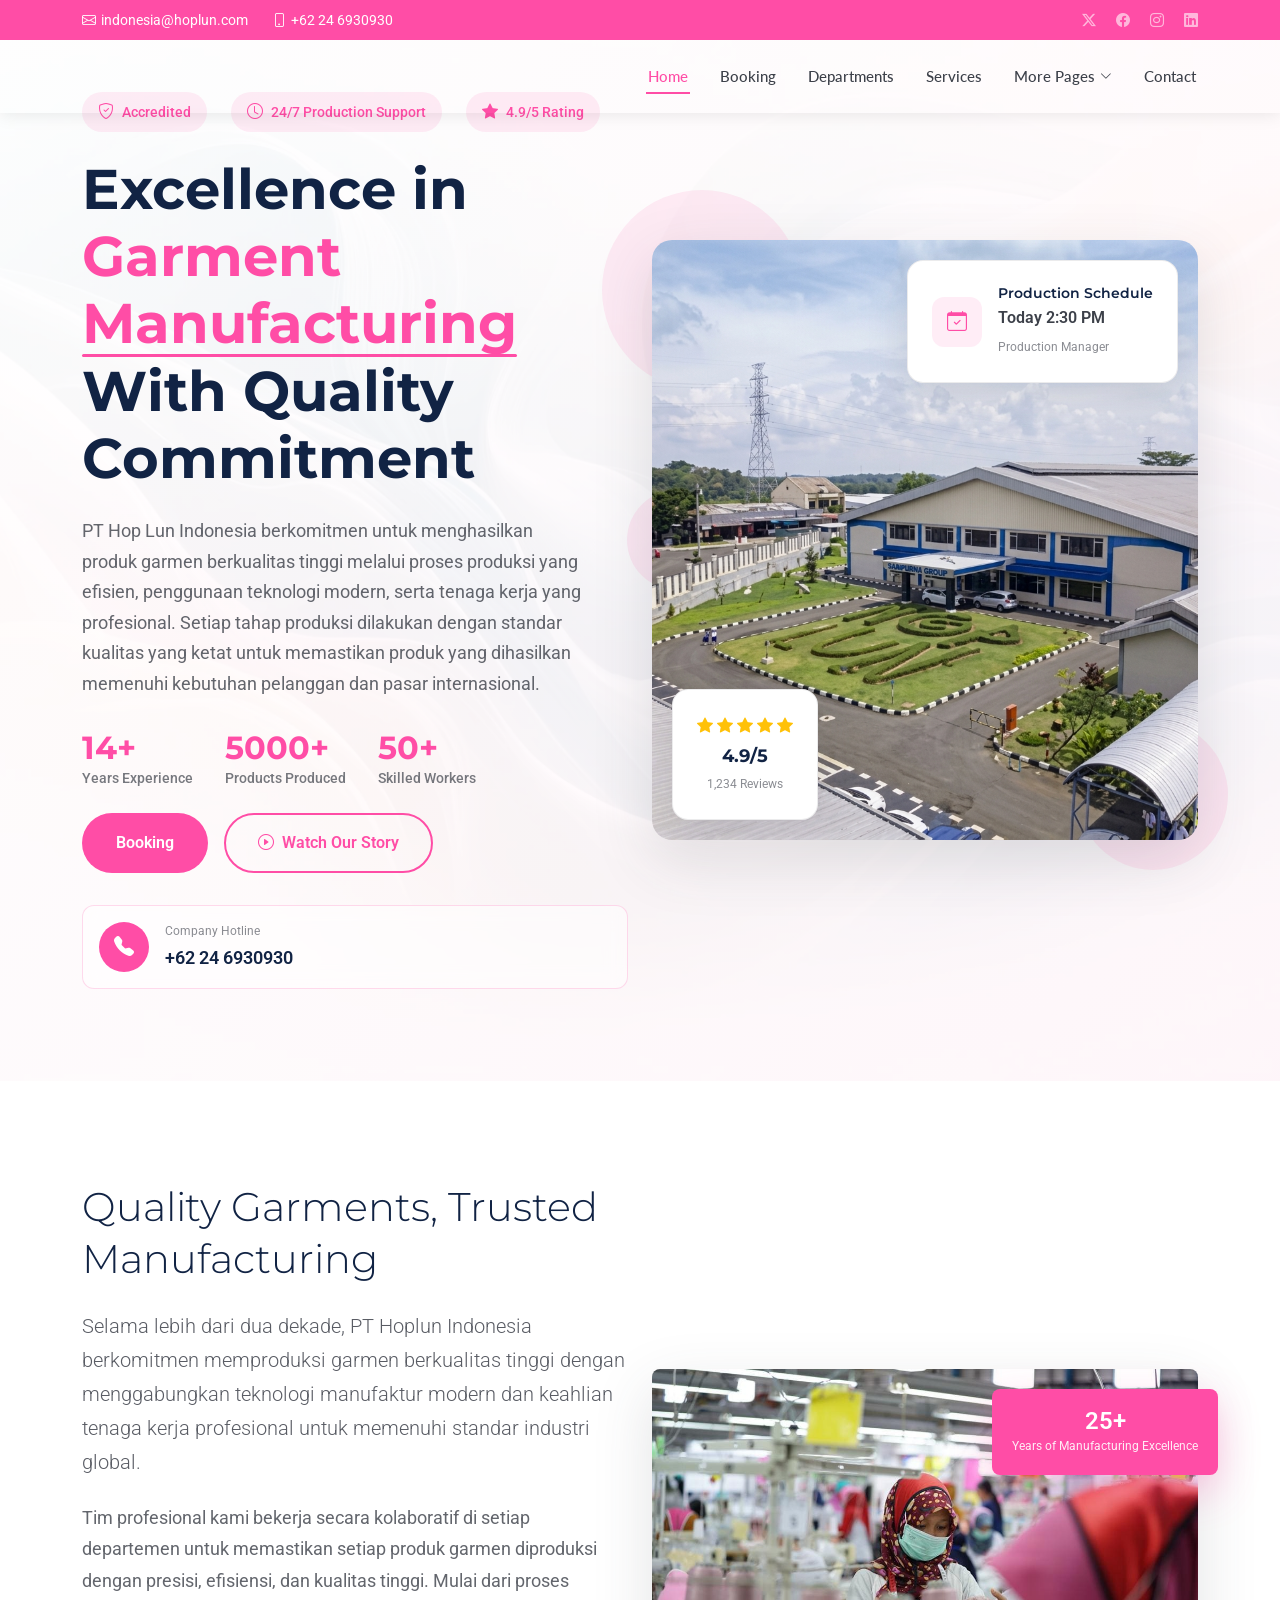
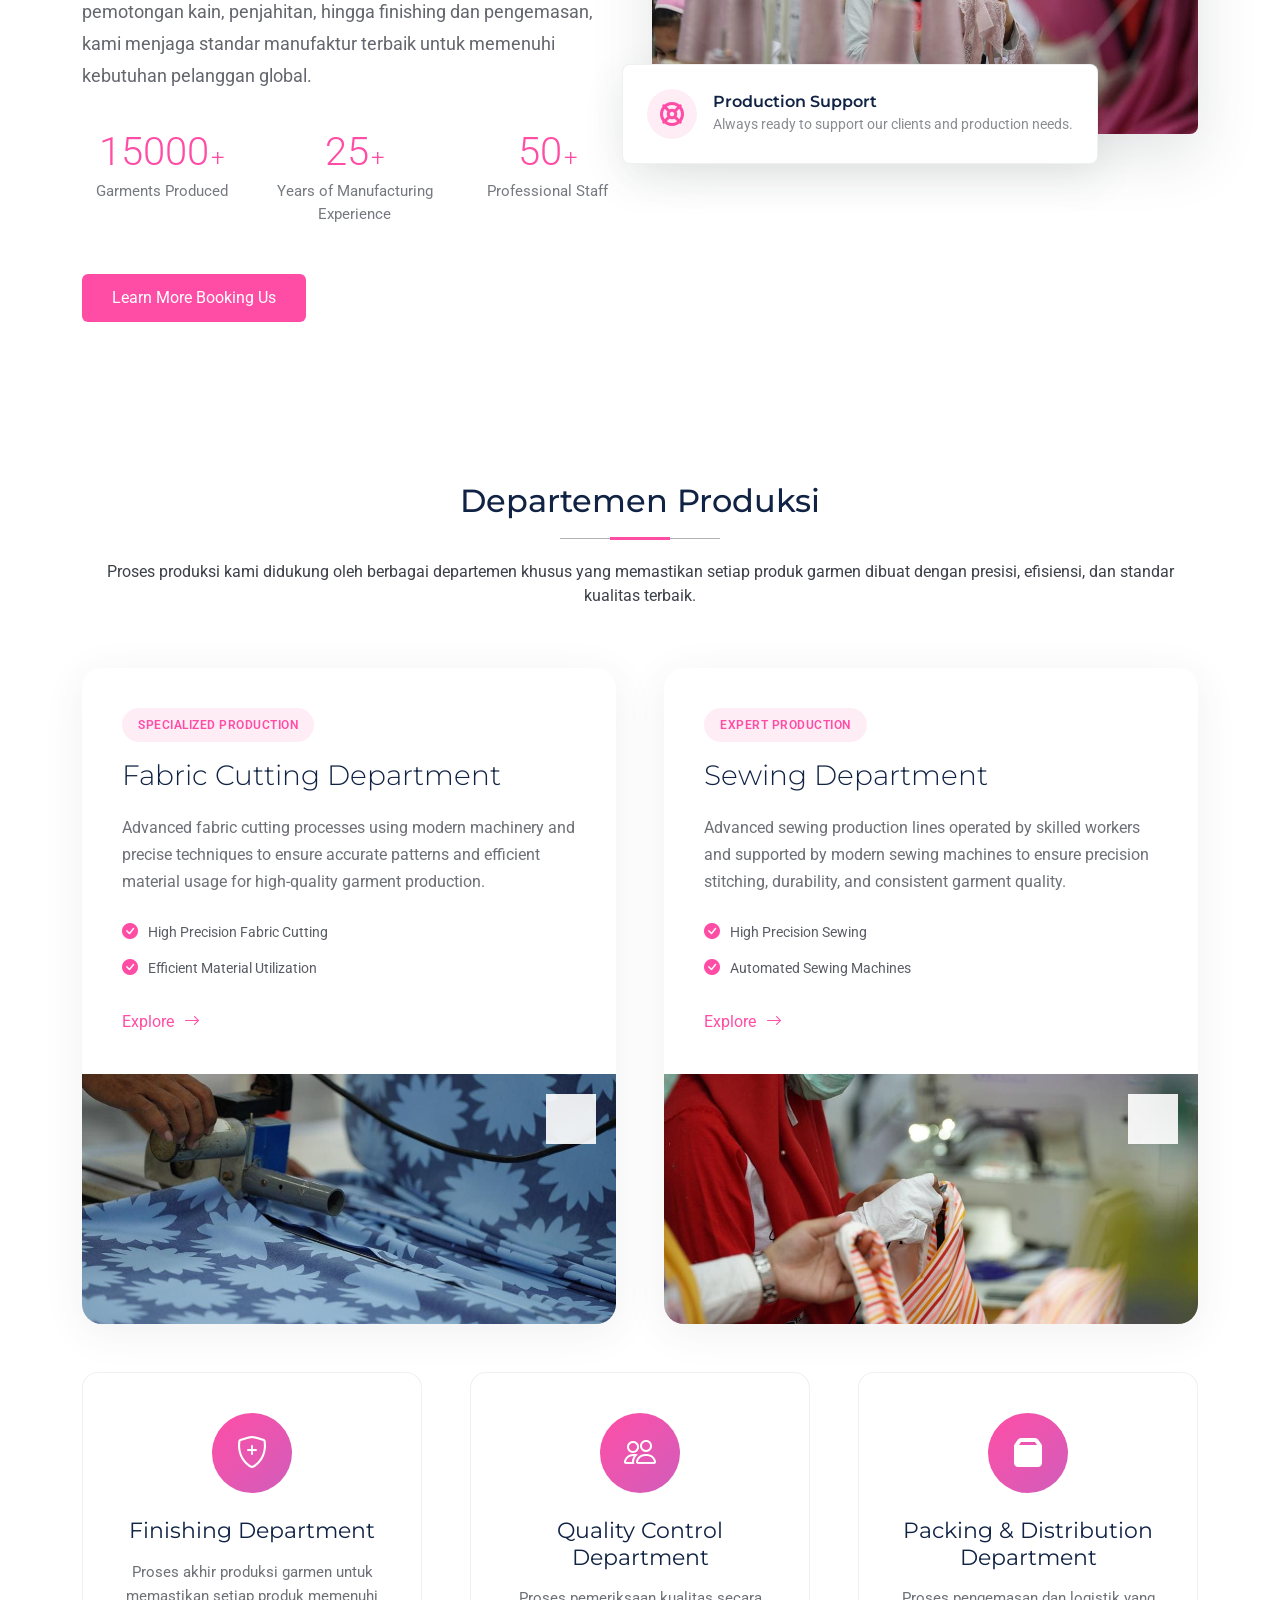
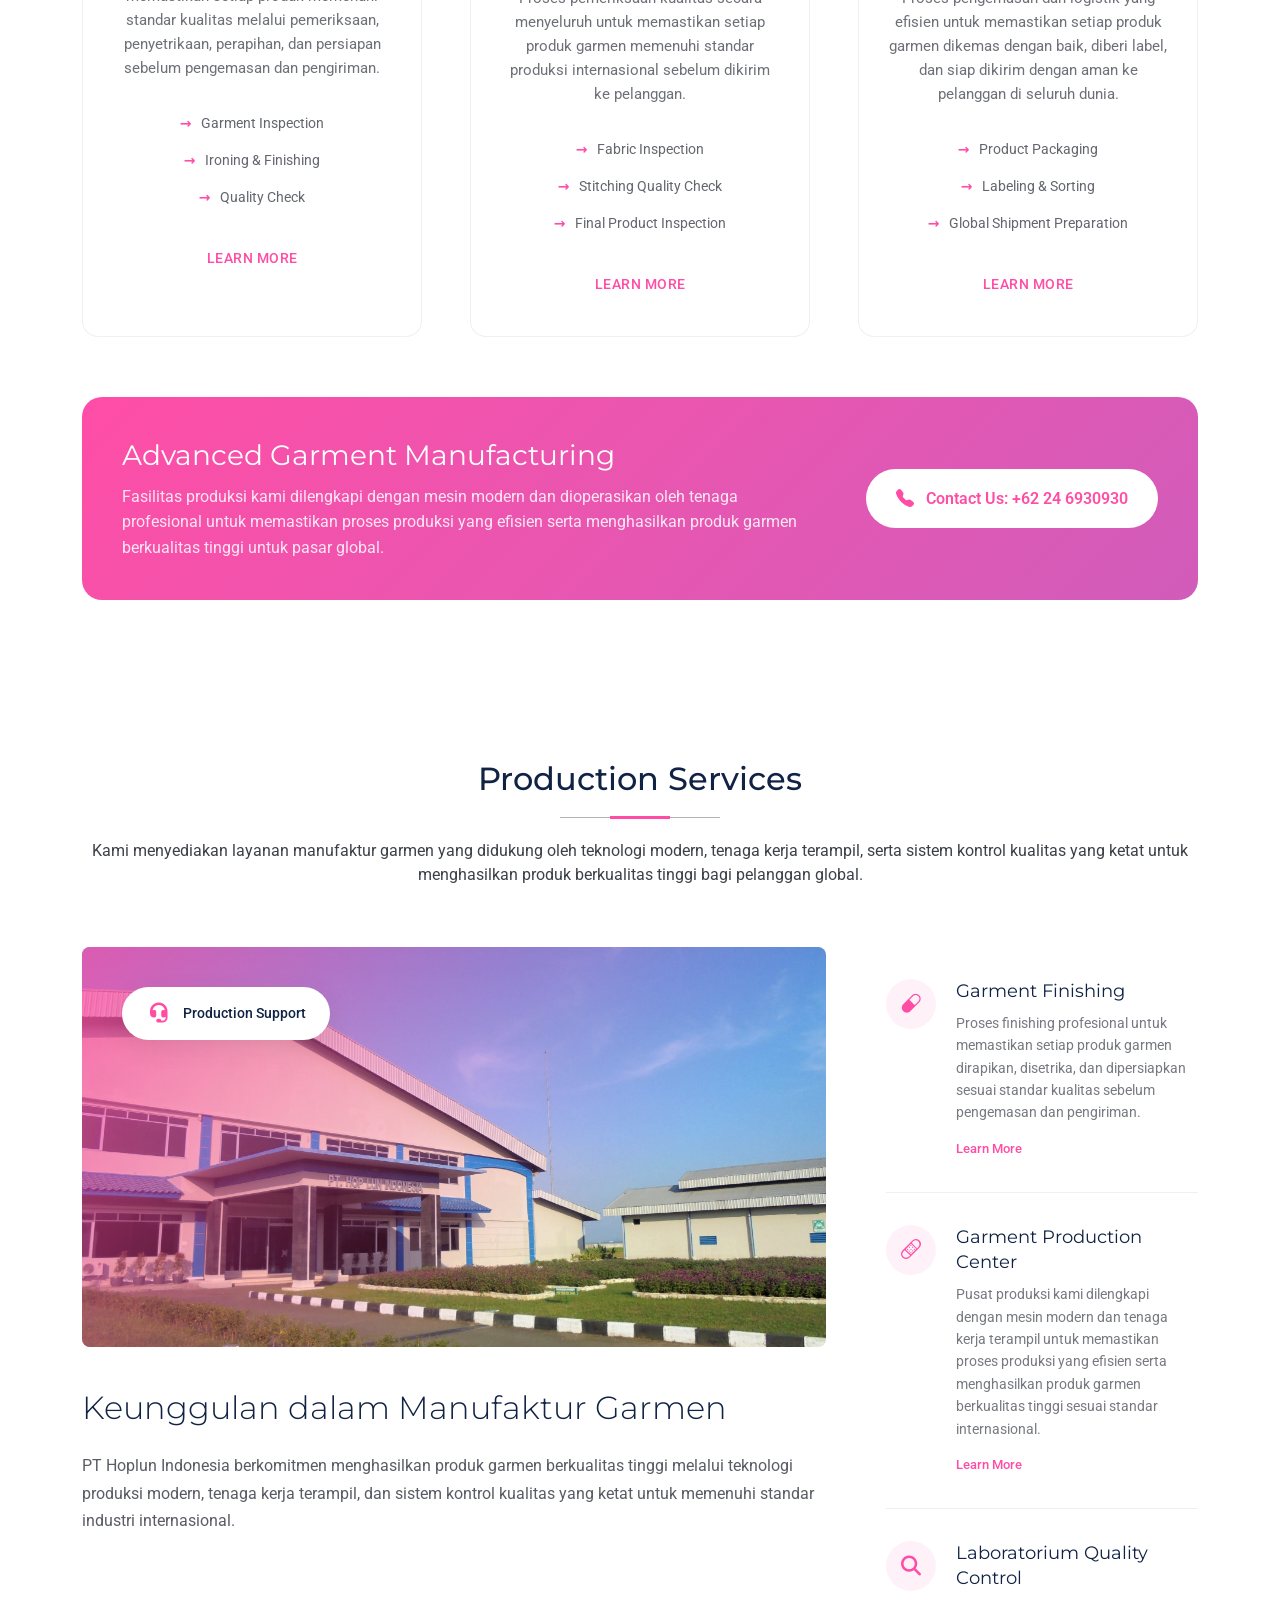
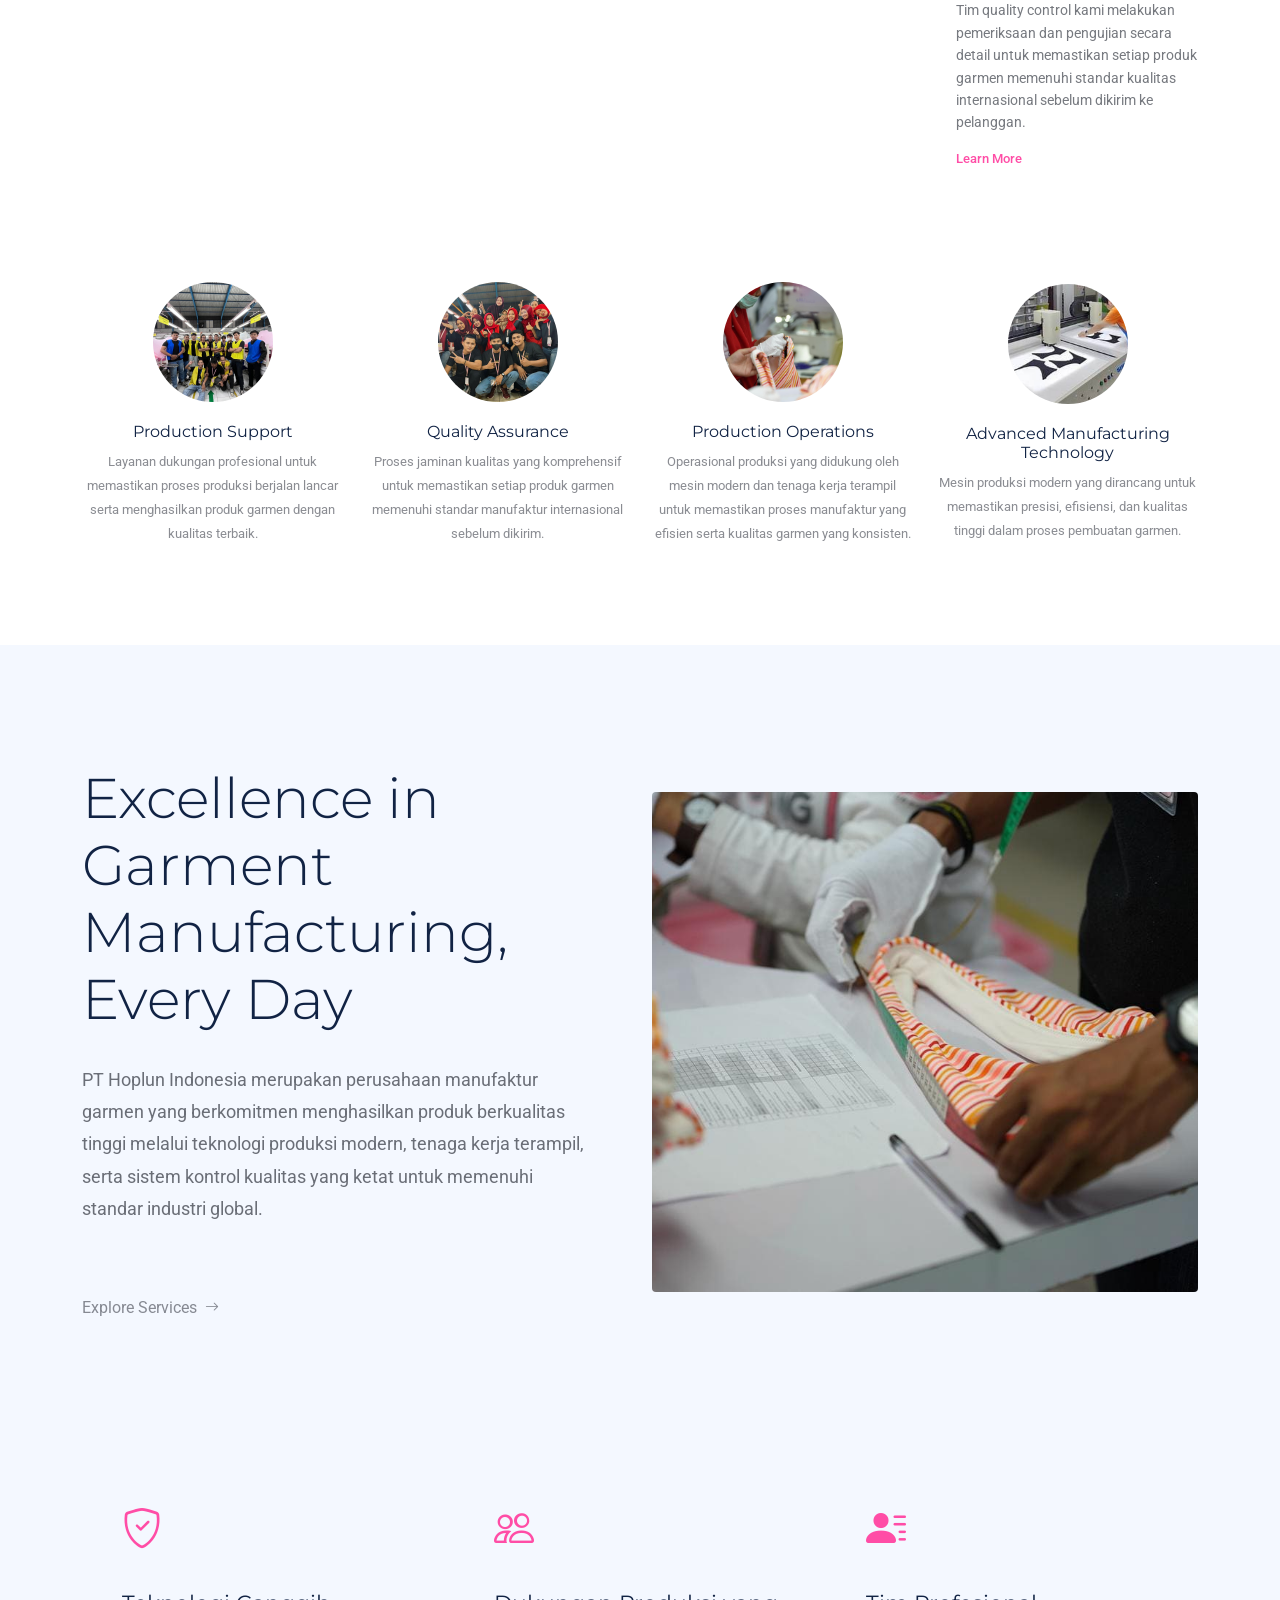
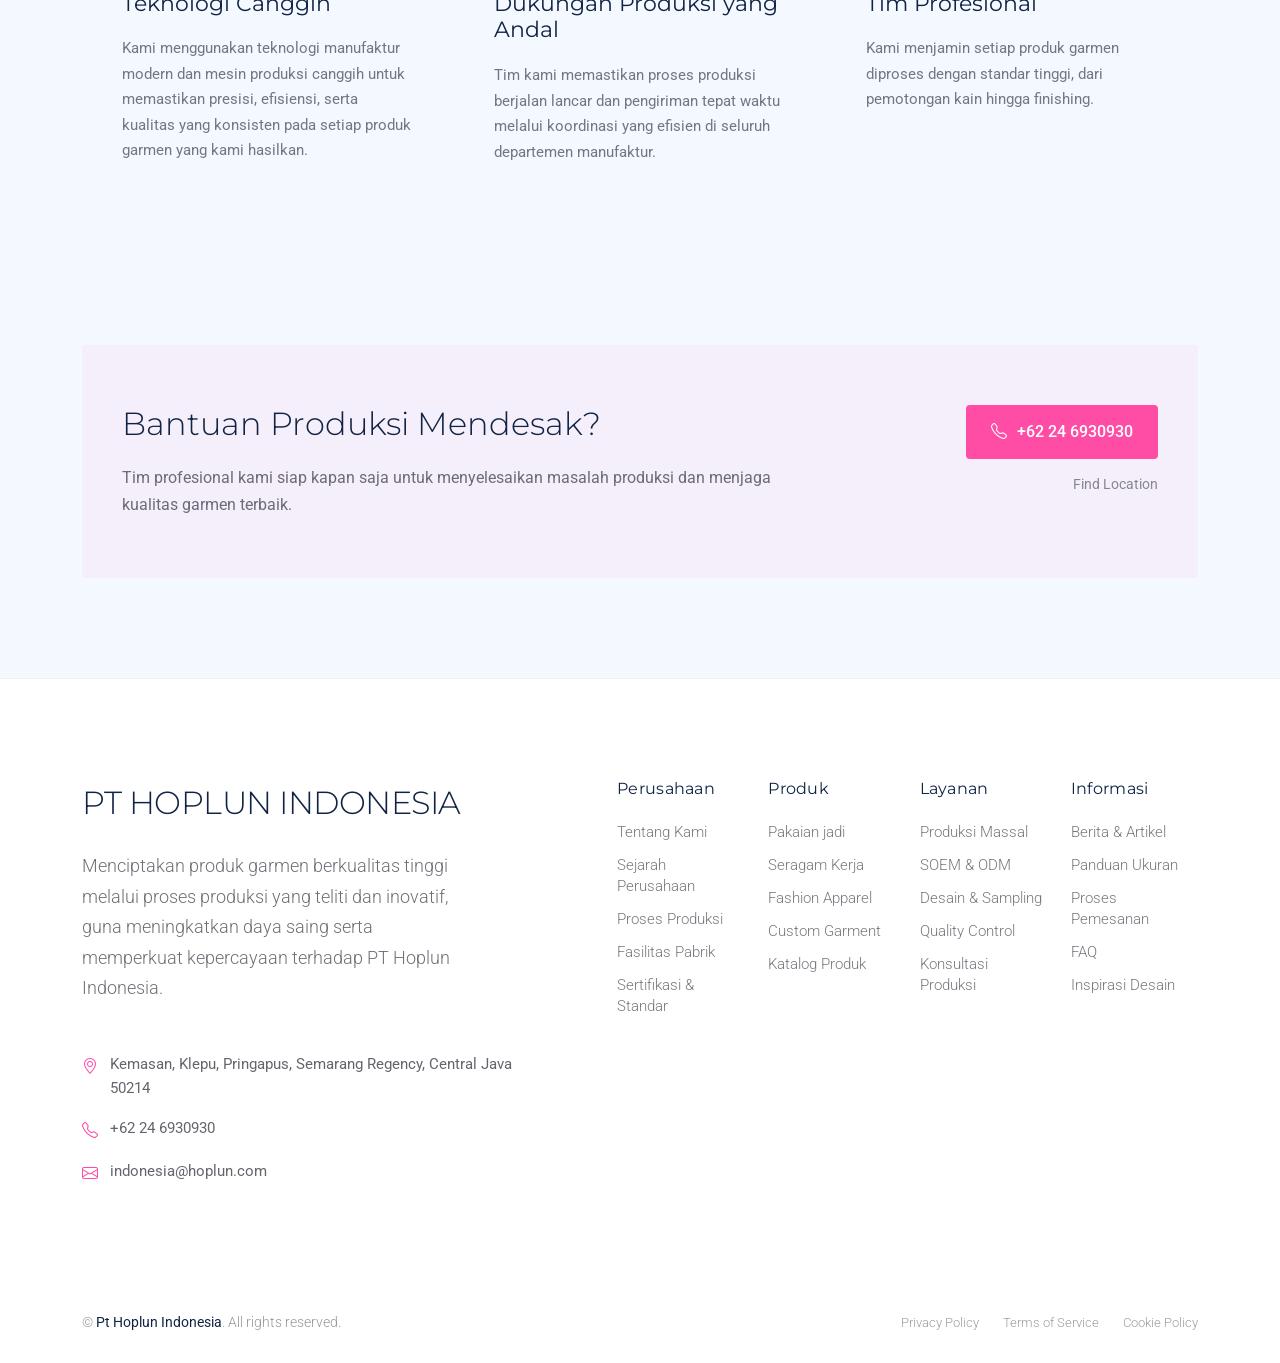
<file: index.html>
<!DOCTYPE html>
<html lang="en">

<head>
  <meta charset="utf-8">
  <meta content="width=device-width, initial-scale=1.0" name="viewport">
  <title> PT Hoplun Indonesia </title>
  <meta name="description" content="PT Hoplun Indonesia adalah perusahaan manufaktur garmen dengan teknologi produksi modern, tenaga kerja profesional, dan standar kualitas internasional.">
  <meta name="keywords" content="">
  <meta name="google-site-verification" content="Ftwo2fBxYKGf37GmdyuKOFGdaylX7tJW75UfCVngIwc" />

  <!-- Favicons -->
  <link rel="icon" type="image/png" href="./assets/img/hoplunlogo.png">
  <link rel="shortcut icon" href="./assets/img/hoplunlogo.png">
  <link rel="apple-touch-icon" href="./assets/img/hoplunlogo.png">

  <!-- Fonts -->
  <link href="https://fonts.googleapis.com" rel="preconnect">
  <link href="https://fonts.gstatic.com" rel="preconnect" crossorigin>
  <link
    href="https://fonts.googleapis.com/css2?family=Roboto:ital,wght@0,100;0,300;0,400;0,500;0,700;0,900;1,100;1,300;1,400;1,500;1,700;1,900&family=Montserrat:ital,wght@0,100;0,200;0,300;0,400;0,500;0,600;0,700;0,800;0,900;1,100;1,200;1,300;1,400;1,500;1,600;1,700;1,800;1,900&family=Lato:ital,wght@0,100;0,300;0,400;0,700;0,900;1,100;1,300;1,400;1,700;1,900&display=swap"
    rel="stylesheet">

  <!-- Vendor CSS Files -->
  <link href="assets/vendor/bootstrap/css/bootstrap.min.css" rel="stylesheet">
  <link href="assets/vendor/bootstrap-icons/bootstrap-icons.css" rel="stylesheet">
  <link href="assets/vendor/aos/aos.css" rel="stylesheet">
  <link href="assets/vendor/glightbox/css/glightbox.min.css" rel="stylesheet">
  <link href="assets/vendor/fontawesome-free/css/all.min.css" rel="stylesheet">
  <link href="assets/vendor/swiper/swiper-bundle.min.css" rel="stylesheet">

  <!-- Main CSS File -->
  <!-- Main CSS File -->
<link href="assets/css/main.css" rel="stylesheet">

<!-- =======================================================
  Template Name: PT Hoplun Indonesia
  Company: PT Hoplun Indonesia Garment Factory
  Version: 1.0
  Author: Ibnu Wahab
======================================================== -->
</head>

<body class="index-page">

  <header id="header" class="header fixed-top">

    <div class="topbar d-flex align-items-center dark-background">
      <div class="container d-flex justify-content-center justify-content-md-between">
        <div class="contact-info d-flex align-items-center">
          <i class="bi bi-envelope d-flex align-items-center"><a
              href="mailto:indonesia@hoplun.com">indonesia@hoplun.com</a></i>
          <i class="bi bi-phone d-flex align-items-center ms-4"><span>+62 24 6930930</span></i>
      </div>
        <div class="social-links d-none d-md-flex align-items-center">
          <a href="#!" class="twitter" title="Twitter"><i class="bi bi-twitter-x"></i></a>
          <a href="#!" class="facebook" title="Facebook"><i class="bi bi-facebook"></i></a>
          <a href="https://www.instagram.com/hoplunindonesia?utm_source=ig_web_button_share_sheet&igsh=ZDNlZDc0MzIxNw==!" class="instagram" title="Instagram"><i class="bi bi-instagram"></i></a>
          <a href="#!" class="linkedin" title="LinkedIn"><i class="bi bi-linkedin"></i></a>
        </div>
      </div>
    </div><!-- End Top Bar -->
    <!-- End Top Bar -->

    <div class="branding d-flex align-items-cente">

      <div class="container position-relative d-flex align-items-center justify-content-between">
        <a href="index.html" class="logo d-flex align-items-center" title="PT Hoplun Indonesia">
          <!-- Uncomment the line below if you also wish to use an image logo -->
          <!-- <img src="assets/img/logo.webp" alt=""> -->
          <h1 class="sitename"></h1>
        </a>

        <nav id="navmenu" class="navmenu">
          <ul>
            <li><a href="index.html" class="active">Home</a></li>
            <li><a href="Booking.html">Booking</a></li>
            <li><a href="departments.html">Departments</a></li>
            <li><a href="services.html">Services</a></li>
            <li class="dropdown"><a href="#"><span>More Pages</span> <i class="bi bi-chevron-down toggle-dropdown"></i></a>
            <ul>
              <li><a href="department-details.html">Department Details</a></li>
              <li><a href="service-details.html">Service Details</a></li>
              
              <li><a href="faq.html">Frequently Asked Questions</a></li>
              <li><a href="gallery.html">Gallery</a></li>
              <li><a href="terms.html">Terms</a></li>
              <li><a href="privacy.html">Privacy</a></li>
              <li><a href="login.html">Panel Admin</a></li>
            </ul>
            </li>
            
            <li><a href="contact.html">Contact</a></li>
          </ul>
          <i class="mobile-nav-toggle d-xl-none bi bi-list"></i>
        </nav>

      </div>

    </div>

  </header>

  <main class="main">

    <!-- Hero Section -->
    <section id="hero" class="hero section">

      <div class="container" data-aos="fade-up" data-aos-delay="100">

        <div class="row align-items-center">
          <div class="col-lg-6">
            <div class="hero-content">
              <div class="trust-badges mb-4" data-aos="fade-right" data-aos-delay="200">
                <div class="badge-item">
                  <i class="bi bi-shield-check"></i>
                  <span>Accredited</span>
                </div>
                <div class="badge-item">
                  <i class="bi bi-clock"></i>
                  <span>24/7 Production Support</span>
                </div>
                <div class="badge-item">
                  <i class="bi bi-star-fill"></i>
                  <span>4.9/5 Rating</span>
                </div>
              </div>

              <h1 data-aos="fade-right" data-aos-delay="300">
                Excellence in <span class="highlight">Garment Manufacturing</span> With Quality Commitment
              </h1>

              <p class="hero-description" data-aos="fade-right" data-aos-delay="400">
                PT Hop Lun Indonesia berkomitmen untuk menghasilkan produk garmen berkualitas tinggi melalui proses produksi yang efisien, penggunaan teknologi modern, serta tenaga kerja yang profesional. 
                Setiap tahap produksi dilakukan dengan standar kualitas yang ketat untuk memastikan produk yang dihasilkan memenuhi kebutuhan pelanggan dan pasar internasional.
              </p>

              <div class="hero-stats mb-4" data-aos="fade-right" data-aos-delay="500">
                <div class="stat-item">
                  <h3><span data-purecounter-start="0" data-purecounter-end="15" data-purecounter-duration="2"
                      class="purecounter"></span>+</h3>
                  <p>Years Experience</p>
                </div>
                <div class="stat-item">
                  <h3><span data-purecounter-start="0" data-purecounter-end="5000" data-purecounter-duration="2"
                      class="purecounter"></span>+</h3>
                  <p>Products Produced</p>
                </div>
                <div class="stat-item">
                  <h3><span data-purecounter-start="0" data-purecounter-end="50" data-purecounter-duration="2"
                      class="purecounter"></span>+</h3>
                  <p>Skilled Workers</p>
                </div>
              </div>

              <div class="hero-actions" data-aos="fade-right" data-aos-delay="600">
                <a href="Booking.html" class="btn btn-primary">Booking</a>
                <a href="https://youtu.be/xQwDG45JBhM?si=dNLKS2A1LRc_Iq0h"
                   class="btn btn-outline glightbox"
                   target="_blank"
                   rel="noopener noreferrer">
                  <i class="bi bi-play-circle me-2"></i>
                  Watch Our Story
                </a>
              </div>

              <div class="emergency-contact" data-aos="fade-right" data-aos-delay="700">
                <div class="emergency-icon">
                  <i class="bi bi-telephone-fill"></i>
                </div>
                <div class="emergency-info">
                  <small>Company Hotline</small>
                  <strong>+62 24 6930930</strong>
                </div>
              </div>
            </div>
          </div>

          <div class="col-lg-6">
            <div class="hero-visual" data-aos="fade-left" data-aos-delay="400">
              <div class="main-image">
                <img src="assets/img/health/hoplun gedung 1.png" alt="Hop Lun Indonesia Garment Factory Production Line">
                <div class="floating-card appointment-card">
                  <div class="card-icon">
                    <i class="bi bi-calendar-check"></i>
                  </div>
                  <div class="card-content">
                    <h6>Production Schedule</h6>
                    <p>Today 2:30 PM</p>
                    <small>Production Manager</small>
                  </div>
                </div>
                <div class="floating-card rating-card">
                  <div class="card-content">
                    <div class="rating-stars">
                      <i class="bi bi-star-fill"></i>
                      <i class="bi bi-star-fill"></i>
                      <i class="bi bi-star-fill"></i>
                      <i class="bi bi-star-fill"></i>
                      <i class="bi bi-star-fill"></i>
                    </div>
                    <h6>4.9/5</h6>
                    <small>1,234 Reviews</small>
                  </div>
                </div>
              </div>
              <div class="background-elements">
                <div class="element element-1"></div>
                <div class="element element-2"></div>
                <div class="element element-3"></div>
              </div>
            </div>
          </div>
        </div>

      </div>

    </section><!-- /Hero Section -->

    <!-- Home About Section -->
    <section id="home-about" class="home-about section">

      <div class="container" data-aos="fade-up" data-aos-delay="100">

        <div class="row align-items-center">
          <div class="col-lg-6 mb-5 mb-lg-0" data-aos="fade-right" data-aos-delay="200">
            <div class="about-content">
              <h2 class="section-heading">Quality Garments, Trusted Manufacturing</h2>
              <p class="lead-text">Selama lebih dari dua dekade, PT Hoplun Indonesia berkomitmen memproduksi garmen berkualitas tinggi dengan menggabungkan teknologi
                 manufaktur modern dan keahlian tenaga kerja profesional untuk memenuhi standar industri global.</p>

              <p>Tim profesional kami bekerja secara kolaboratif di setiap departemen untuk memastikan setiap produk garmen diproduksi dengan presisi, efisiensi, dan kualitas tinggi. 
                Mulai dari proses pemotongan kain, penjahitan, hingga finishing dan pengemasan, kami menjaga standar manufaktur terbaik untuk memenuhi kebutuhan pelanggan global.</p>

              <div class="stats-grid">
                <div class="stat-item">
                  <div class="stat-number purecounter" data-purecounter-start="0" data-purecounter-end="15000"
                    data-purecounter-duration="1"></div>
                  <div class="stat-label">Garments Produced</div>
                </div>
                <div class="stat-item">
                  <div class="stat-number purecounter" data-purecounter-start="0" data-purecounter-end="25"
                    data-purecounter-duration="1"></div>
                  <div class="stat-label">Years of Manufacturing Experience</div>
                </div>
                <div class="stat-item">
                  <div class="stat-number purecounter" data-purecounter-start="0" data-purecounter-end="50"
                    data-purecounter-duration="1"></div>
                  <div class="stat-label">Professional Staff</div>
                </div>
              </div>

              <div class="cta-section">
                <a href="Booking.html" class="btn-primary">Learn More Booking Us</a>
              </div>
            </div>
          </div>

          <div class="col-lg-6" data-aos="fade-left" data-aos-delay="300">
            <div class="about-visual">
              <div class="main-image">
                <img src="assets/img/health/hoplun 5.jpg" alt="Modern medical facility" class="img-fluid">
              </div>
              <div class="floating-card">
                <div class="card-content">
                  <div class="icon">
                    <i class="fas fa-life-ring"></i>
                  </div>
                  <div class="card-text">
                    <h4>Production Support</h4>
                    <p>Always ready to support our clients and production needs.</p>
                  </div>
                </div>
              </div>
              <div class="experience-badge">
                <div class="badge-content">
                  <span class="years">25+</span>
                  <span class="text">Years of Manufacturing Excellence</span>
                </div>
              </div>
            </div>
          </div>
        </div>

      </div>

    </section><!-- /Home About Section -->

    <!-- Featured Departments Section -->
    <section id="featured-departments" class="featured-departments section">

      <!-- Section Title -->
      <div class="container section-title" data-aos="fade-up">
        <h2>Departemen Produksi</h2>
        <p>Proses produksi kami didukung oleh berbagai departemen khusus yang memastikan setiap produk garmen dibuat dengan presisi, efisiensi, dan standar kualitas terbaik.</p>
      </div><!-- End Section Title -->

      <div class="container" data-aos="fade-up" data-aos-delay="100">

        <div class="row g-5">

          <div class="col-lg-6" data-aos="zoom-in" data-aos-delay="100">
            <div class="specialty-card">
              <div class="specialty-content">
                <div class="specialty-meta">
                  <span class="specialty-label">Specialized Production</span>
                </div>
                <h3>Fabric Cutting Department</h3>
                <p>Advanced fabric cutting processes using modern machinery and precise techniques to ensure accurate patterns and efficient material usage for high-quality garment production.</p>
                <div class="specialty-features">
                  <span><i class="bi bi-check-circle-fill"></i>High Precision Fabric Cutting</span>
                  <span><i class="bi bi-check-circle-fill"></i>Efficient Material Utilization</span>
                </div>
                <a href="department-details.html" class="specialty-link">
                  Explore <i class="bi bi-arrow-right"></i>
                </a>
              </div>
              <div class="specialty-visual">
                <img src="assets/img/health/hoplun 8.jpg" alt="Cardiovascular Medicine" class="img-fluid">
                <div class="visual-overlay">
                  <i class="bi bi-heart-pulse"></i>
                </div>
              </div>
            </div>
          </div><!-- End Specialty Card -->

          <div class="col-lg-6" data-aos="zoom-in" data-aos-delay="200">
            <div class="specialty-card">
              <div class="specialty-content">
                <div class="specialty-meta">
                  <span class="specialty-label">Expert Production</span>
                </div>
                <h3>Sewing Department</h3>
                <p>Advanced sewing production lines operated by skilled workers and supported by modern sewing machines to ensure precision stitching, durability, and consistent garment quality.</p>
                <div class="specialty-features">
                  <span><i class="bi bi-check-circle-fill"></i>High Precision Sewing</span>
                  <span><i class="bi bi-check-circle-fill"></i>Automated Sewing Machines</span>
                </div>
                <a href="department-details.html" class="specialty-link">
                  Explore <i class="bi bi-arrow-right"></i>
                </a>
              </div>
              <div class="specialty-visual">
                <img src="assets/img/health/hoplun4.jpg" alt="Neurological Sciences" class="img-fluid">
                <div class="visual-overlay">
                  <i class="bi bi-cpu"></i>
                </div>
              </div>
            </div>
          </div><!-- End Specialty Card -->

          <div class="col-lg-4" data-aos="fade-up" data-aos-delay="100">
            <div class="department-highlight">
              <div class="highlight-icon">
                <i class="bi bi-shield-plus"></i>
              </div>
              <h4>Finishing Department</h4>
              <p>Proses akhir produksi garmen untuk memastikan setiap produk memenuhi standar kualitas melalui pemeriksaan, penyetrikaan, perapihan, dan persiapan sebelum pengemasan dan pengiriman.</p>
              <ul class="highlight-list">
                <li>Garment Inspection</li>
                <li>Ironing & Finishing</li>
                <li>Quality Check</li>
              </ul>
              <a href="department-details.html" class="highlight-cta">Learn More</a>
            </div>
          </div><!-- End Department Highlight -->

          <div class="col-lg-4" data-aos="fade-up" data-aos-delay="200">
            <div class="department-highlight">
              <div class="highlight-icon">
                <i class="bi bi-people"></i>
              </div>
              <h4>Quality Control Department</h4>
              <p>Proses pemeriksaan kualitas secara menyeluruh untuk memastikan setiap produk garmen memenuhi standar produksi internasional sebelum dikirim ke pelanggan.</p>
              <ul class="highlight-list">
                <li>Fabric Inspection</li>
                <li>Stitching Quality Check</li>
                <li>Final Product Inspection</li>
              </ul>
              <a href="department-details.html" class="highlight-cta">Learn More</a>
            </div>
          </div><!-- End Department Highlight -->

          <div class="col-lg-4" data-aos="fade-up" data-aos-delay="300">
            <div class="department-highlight">
              <div class="highlight-icon">
                <i class="fas fa-box"></i>
              </div>
              <h4>Packing & Distribution Department</h4>
              <p>Proses pengemasan dan logistik yang efisien untuk memastikan setiap produk garmen dikemas dengan baik, diberi label, dan siap dikirim dengan aman ke pelanggan di seluruh dunia.</p>
              <ul class="highlight-list">
                <li>Product Packaging</li>
                <li>Labeling & Sorting</li>
                <li>Global Shipment Preparation</li>
              </ul>
              <a href="department-details.html" class="highlight-cta">Learn More</a>
            </div>
          </div><!-- End Department Highlight -->

        </div>

        <div class="emergency-banner" data-aos="fade-up" data-aos-delay="400">
          <div class="row align-items-center">
            <div class="col-lg-8">
              <div class="emergency-content">
                <h3>Advanced Garment Manufacturing</h3>
                <p>Fasilitas produksi kami dilengkapi dengan mesin modern dan dioperasikan oleh tenaga profesional untuk memastikan proses produksi yang efisien serta menghasilkan produk garmen berkualitas tinggi untuk pasar global.</p>
              </div>
            </div>
            <div class="col-lg-4 text-lg-end">
              <a href="tel:+15551234567" class="emergency-btn">
                <i class="bi bi-telephone-fill"></i>
                Contact Us: +62 24 6930930
              </a>
            </div>
          </div>
        </div>

      </div>

    </section><!-- /Featured Departments Section -->

    <!-- Featured Services Section -->
    <section id="featured-services" class="featured-services section">

      <!-- Section Title -->
      <div class="container section-title" data-aos="fade-up">
        <h2>Production Services</h2>
        <p>Kami menyediakan layanan manufaktur garmen yang didukung oleh teknologi modern, tenaga kerja terampil, serta sistem kontrol kualitas yang ketat untuk menghasilkan produk berkualitas tinggi bagi pelanggan global.</p>
      </div><!-- End Section Title -->

      <div class="container" data-aos="fade-up" data-aos-delay="100">

        <div class="row g-0">

          <div class="col-lg-8" data-aos="fade-right" data-aos-delay="200">
            <div class="featured-service-main">
              <div class="service-image-wrapper">
                <img src="assets/img/health/hoplun11.jpeg" alt="Premier Healthcare Services" class="img-fluid"
                  loading="lazy">
                <div class="service-overlay">
                  <div class="service-badge">
                    <i class="fas fa-headset"></i>
                    <span>Production Support</span>
                  </div>
                </div>
              </div>
              <div class="service-details">
                <h2>Keunggulan dalam Manufaktur Garmen</h2>
                <p>PT Hoplun Indonesia berkomitmen menghasilkan produk garmen berkualitas tinggi melalui teknologi produksi modern, 
                  tenaga kerja terampil, dan sistem kontrol kualitas yang ketat untuk memenuhi standar industri internasional.</p>
                <a href="#!" class="main-cta" title="Production Services" aria-label="Learn more about Production Services"></a>
              </div>
            </div>
          </div>

          <div class="col-lg-4" data-aos="fade-left" data-aos-delay="300">
            <div class="services-sidebar">

              <div class="service-item" data-aos="fade-up" data-aos-delay="400">
                <div class="service-icon-wrapper">
                  <i class="bi bi-capsule"></i>
                </div>
                <div class="service-info">
                  <h4>Garment Finishing </h4>
                  <p>Proses finishing profesional untuk memastikan setiap produk garmen dirapikan, disetrika, dan dipersiapkan sesuai standar kualitas sebelum pengemasan dan pengiriman.</p>
                  <a href="#!" class="service-link">Learn More</a>
                </div>
              </div>

              <div class="service-item" data-aos="fade-up" data-aos-delay="500">
                <div class="service-icon-wrapper">
                  <i class="bi bi-bandaid"></i>
                </div>
                <div class="service-info">
                  <h4>Garment Production Center</h4>
                  <p>Pusat produksi kami dilengkapi dengan mesin modern dan tenaga kerja terampil untuk memastikan proses produksi yang efisien serta menghasilkan produk garmen berkualitas tinggi sesuai standar internasional.</p>
                  <a href="#!" class="service-link">Learn More</a>
                </div>
              </div>

              <div class="service-item" data-aos="fade-up" data-aos-delay="600">
                <div class="service-icon-wrapper">
                  <i class="fas fa-search"></i>
                </div>
                <div class="service-info">
                  <h4>Laboratorium Quality Control</h4>
                  <p>Tim quality control kami melakukan pemeriksaan dan pengujian secara detail untuk memastikan setiap produk garmen memenuhi standar kualitas internasional sebelum dikirim ke pelanggan.</p>
                  <a href="#!" class="service-link">Learn More</a>
                </div>
              </div>

            </div>
          </div>

        </div>

        <div class="specialties-grid" data-aos="fade-up" data-aos-delay="300">
          <div class="row align-items-center">

            <div class="col-lg-3 col-md-6">
              <div class="specialty-card">
                <div class="specialty-image">
                  <img src="assets/img/health/hoplun18.jpeg" alt="Maternal Care" class="img-fluid" loading="lazy"  atl="Layanan dukungan profesional untuk memastikan proses produksi berjalan lancar">
                </div>
                <div class="specialty-content">
                  <h5>Production Support</h5>
                  <span>Layanan dukungan profesional untuk memastikan proses produksi berjalan lancar serta menghasilkan produk garmen dengan kualitas terbaik.</span>
                </div>
              </div>
            </div>

            <div class="col-lg-3 col-md-6">
              <div class="specialty-card">
                <div class="specialty-image">
                  <img src="assets/img/health/hoplun17.jpeg" alt="Vaccination" class="img-fluid" loading="lazy" alt="Proses jaminan kualitas yang komprehensif untuk memastikan setiap produk garmen memenuhi standar manufaktur internasional sebelum dikirim">
                </div>
                <div class="specialty-content">
                  <h5>Quality Assurance</h5>
                  <span>Proses jaminan kualitas yang komprehensif untuk memastikan setiap produk garmen memenuhi standar manufaktur internasional sebelum dikirim.</span>
                </div>
              </div>
            </div>

            <div class="col-lg-3 col-md-6">
              <div class="specialty-card">
                <div class="specialty-image">
                  <img src="assets/img/health/hoplun4.jpg" alt="Emergency Care" class="img-fluid" loading="lazy">
                </div>
                <div class="specialty-content">
                  <h5>Production Operations</h5>
                  <span>Operasional produksi yang didukung oleh mesin modern dan tenaga kerja terampil untuk memastikan proses manufaktur yang efisien serta kualitas garmen yang konsisten.</span>
                </div>
              </div>
            </div>

            <div class="col-lg-3 col-md-6">
              <div class="specialty-card">
                <div class="specialty-image">
                  <img src="assets/img/health/hoplun15.jpg" alt="Advanced Tech" class="img-fluid" loading="lazy">
                </div>
                <div class="specialty-content">
                  <h5>Advanced Manufacturing Technology</h5>
                  <span>Mesin produksi modern yang dirancang untuk memastikan presisi, efisiensi, dan kualitas tinggi dalam proses pembuatan garmen.</span>
                </div>
              </div>
            </div>

          </div>
        </div>

      </div>

    </section><!-- /Featured Services Section -->

    <!-- Call To Action Section -->
    <section id="call-to-action" class="call-to-action section light-background">

      <div class="container" data-aos="fade-up" data-aos-delay="100">

        <div class="hero-content">
          <div class="row align-items-center">

            <div class="col-lg-6">
              <div class="content-wrapper" data-aos="fade-up" data-aos-delay="200">
                <h1>Excellence in Garment Manufacturing, Every Day</h1>
                <p>PT Hoplun Indonesia merupakan perusahaan manufaktur garmen yang berkomitmen menghasilkan produk berkualitas tinggi melalui teknologi produksi modern, 
                  tenaga kerja terampil, serta sistem kontrol kualitas yang ketat untuk memenuhi standar industri global.</p>

                <div class="cta-wrapper">
                  
                    <span></span>
                  </a>
                  <a href="services.html" class="secondary-cta">
                    <span>Explore Services</span>
                    <i class="bi bi-arrow-right"></i>
                  </a>
                </div>
              </div>
            </div>

            <div class="col-lg-6">
              <div class="image-container" data-aos="fade-left" data-aos-delay="300">
                <img src="assets/img/health/hoplun 6.jpg" alt="Medical Excellence" class="img-fluid">
              </div>
            </div>

          </div>
        </div>

        <div class="features-section">

          <div class="row g-0">

            <div class="col-lg-4">
              <div class="feature-block" data-aos="fade-up" data-aos-delay="200" alt="teknologi canggih">
                <div class="feature-icon">
                  <i class="bi bi-shield-check"></i>
                </div>
                <h3>Teknologi Canggih</h3>
                <p>Kami menggunakan teknologi manufaktur modern dan mesin produksi canggih untuk memastikan presisi,
                   efisiensi, serta kualitas yang konsisten pada setiap produk garmen yang kami hasilkan.</p>
              </div>
            </div>

            <div class="col-lg-4">
              <div class="feature-block" data-aos="fade-up" data-aos-delay="300">
                <div class="feature-icon">
                  <i class="bi bi-people"></i>
                </div>
                <h3>Dukungan Produksi yang Andal</h3>
                <p>Tim kami memastikan proses produksi berjalan lancar dan pengiriman tepat waktu melalui koordinasi yang efisien di seluruh departemen manufaktur.</p>
              </div>
            </div>

            <div class="col-lg-4">
              <div class="feature-block" data-aos="fade-up" data-aos-delay="400">
                <div class="feature-icon">
                  <i class="bi bi-person-lines-fill" ></i>
                </div>
                <h3>Tim Profesional</h3>
                <p>Kami menjamin setiap produk garmen diproses dengan standar tinggi, dari pemotongan kain hingga finishing.</p>
              </div>
            </div>

          </div>

        </div>

        <div class="contact-block">
          <div class="row">

            <div class="col-lg-8">
              <div class="contact-content" data-aos="fade-up" data-aos-delay="200">
                <h2>Bantuan Produksi Mendesak?</h2>
                <p>Tim profesional kami siap kapan saja untuk menyelesaikan masalah produksi dan menjaga kualitas garmen terbaik.</p>
              </div>
            </div>

            <div class="col-lg-4">
              <div class="contact-actions" data-aos="fade-up" data-aos-delay="300">
                <a href="tel:5551234567" class="emergency-call">
                  <i class="bi bi-telephone"></i>
                  <span>+62 24 6930930</span>
                </a>
                <a href="contact.html" class="contact-link">Find Location</a>
              </div>
            </div>

          </div>
        </div>

      </div>

    </section><!-- /Call To Action Section -->

  </main>

  <footer id="footer" class="footer-16 footer position-relative">

    <div class="container">

      <div class="footer-main" data-aos="fade-up" data-aos-delay="100">
        <div class="row align-items-start">

          <div class="col-lg-5">
            <div class="brand-section">
              <a href="index.html" class="logo d-flex align-items-center mb-4" alt="pt hoplun pringapus">
                <span class="sitename">PT HOPLUN INDONESIA</span>
              </a>
              <p class="brand-description">Menciptakan produk garmen berkualitas tinggi melalui proses produksi yang teliti dan inovatif,
                                           guna meningkatkan daya saing serta memperkuat kepercayaan terhadap PT Hoplun Indonesia.</p>

              <div class="contact-info mt-5"alt="Informasi Kontak PT Hoplun Indonesia Kemasan, Klepu, Pringapus, Semarang Regency, Central Java 50214">
                <div class="contact-item">
                  <i class="bi bi-geo-alt"></i>
                  <span>Kemasan, Klepu, Pringapus, Semarang Regency, Central Java 50214</span>
                </div>
                <div class="contact-item">
                  <i class="bi bi-telephone"></i>
                  <span>+62 24 6930930</span>
                </div>
                <div class="contact-item">
                  <i class="bi bi-envelope"></i>
                  <span>indonesia@hoplun.com</span>
                </div>
              </div>
            </div>
          </div>

          <div class="col-lg-7">
            <div class="footer-nav-wrapper" alt="Parbrik Semarang">
              <div class="row">

                <div class="col-6 col-lg-3">
                  <div class="nav-column">
                    <h6>Perusahaan</h6>
                    <nav class="footer-nav">
                      <a href="#!">Tentang Kami</a>
                      <a href="#!">Sejarah Perusahaan</a>
                      <a href="#!">Proses Produksi</a>
                      <a href="#!">Fasilitas Pabrik</a>
                      <a href="#!">Sertifikasi & Standar</a>
                    </nav>
                  </div>
                </div>

                <div class="col-6 col-lg-3">
                  <div class="nav-column">
                    <h6>Produk</h6>
                    <nav class="footer-nav">
                      <a href="#!">Pakaian jadi</a>
                      <a href="#!">Seragam Kerja</a>
                      <a href="#!">Fashion Apparel</a>
                      <a href="#!">Custom Garment</a>
                      <a href="#!">Katalog Produk</a>
                    </nav>
                  </div>
                </div>

                <div class="col-6 col-lg-3">
                  <div class="nav-column">
                    <h6>Layanan</h6>
                    <nav class="footer-nav">
                      <a href="#!">Produksi Massal</a>
                      <a href="#!">SOEM & ODM</a>
                      <a href="#!">Desain & Sampling</a>
                      <a href="#!">Quality Control</a>
                      <a href="#!">Konsultasi Produksi</a>
                    </nav>
                  </div>
                </div>

                <div class="col-6 col-lg-3">
                  <div class="nav-column">
                    <h6>Informasi</h6>
                    <nav class="footer-nav">
                      <a href="#!">Berita & Artikel</a>
                      <a href="#!">Panduan Ukuran</a>
                      <a href="#!">Proses Pemesanan</a>
                      <a href="#!">FAQ</a>
                      <a href="#!">Inspirasi Desain</a>
                    </nav>
                  </div>
                </div>

              </div>
            </div>
          </div>

        </div>
      </div>

    </div>

    <div class="footer-bottom">
      <div class="container">
        <div class="bottom-content" data-aos="fade-up" data-aos-delay="300">
          <div class="row align-items-center">

            <div class="col-lg-6">
              <div class="copyright">
                <p>© <span class="sitename">Pt Hoplun Indonesia</span>. All rights reserved.</p>
              </div>
            </div>

            <div class="col-lg-6">
              <div class="legal-links">
                <a href="#!">Privacy Policy</a>
                <a href="#!">Terms of Service</a>
                <a href="#!">Cookie Policy</a>
                
              </div>
            </div>

          </div>
        </div>
      </div>
    </div>

  </footer>

  <!-- Scroll Top -->
   <a href="#!" id="scroll-top" title="Scroll to top" class="scroll-top d-flex align-items-center justify-content-center"><i
      class="bi bi-arrow-up-short"></i></a>

  <!-- Preloader -->
  <div id="preloader"></div>

  <!-- Vendor JS Files -->
  <script src="assets/vendor/bootstrap/js/bootstrap.bundle.min.js"></script>
  <script src="assets/vendor/php-email-form/validate.js"></script>
  <script src="assets/vendor/aos/aos.js"></script>
  <script src="assets/vendor/glightbox/js/glightbox.min.js"></script>
  <script src="assets/vendor/purecounter/purecounter_vanilla.js"></script>
  <script src="assets/vendor/swiper/swiper-bundle.min.js"></script>

  <!-- Main JS File -->
  <script src="assets/js/main.js"></script>

</body>

</html>
</file>
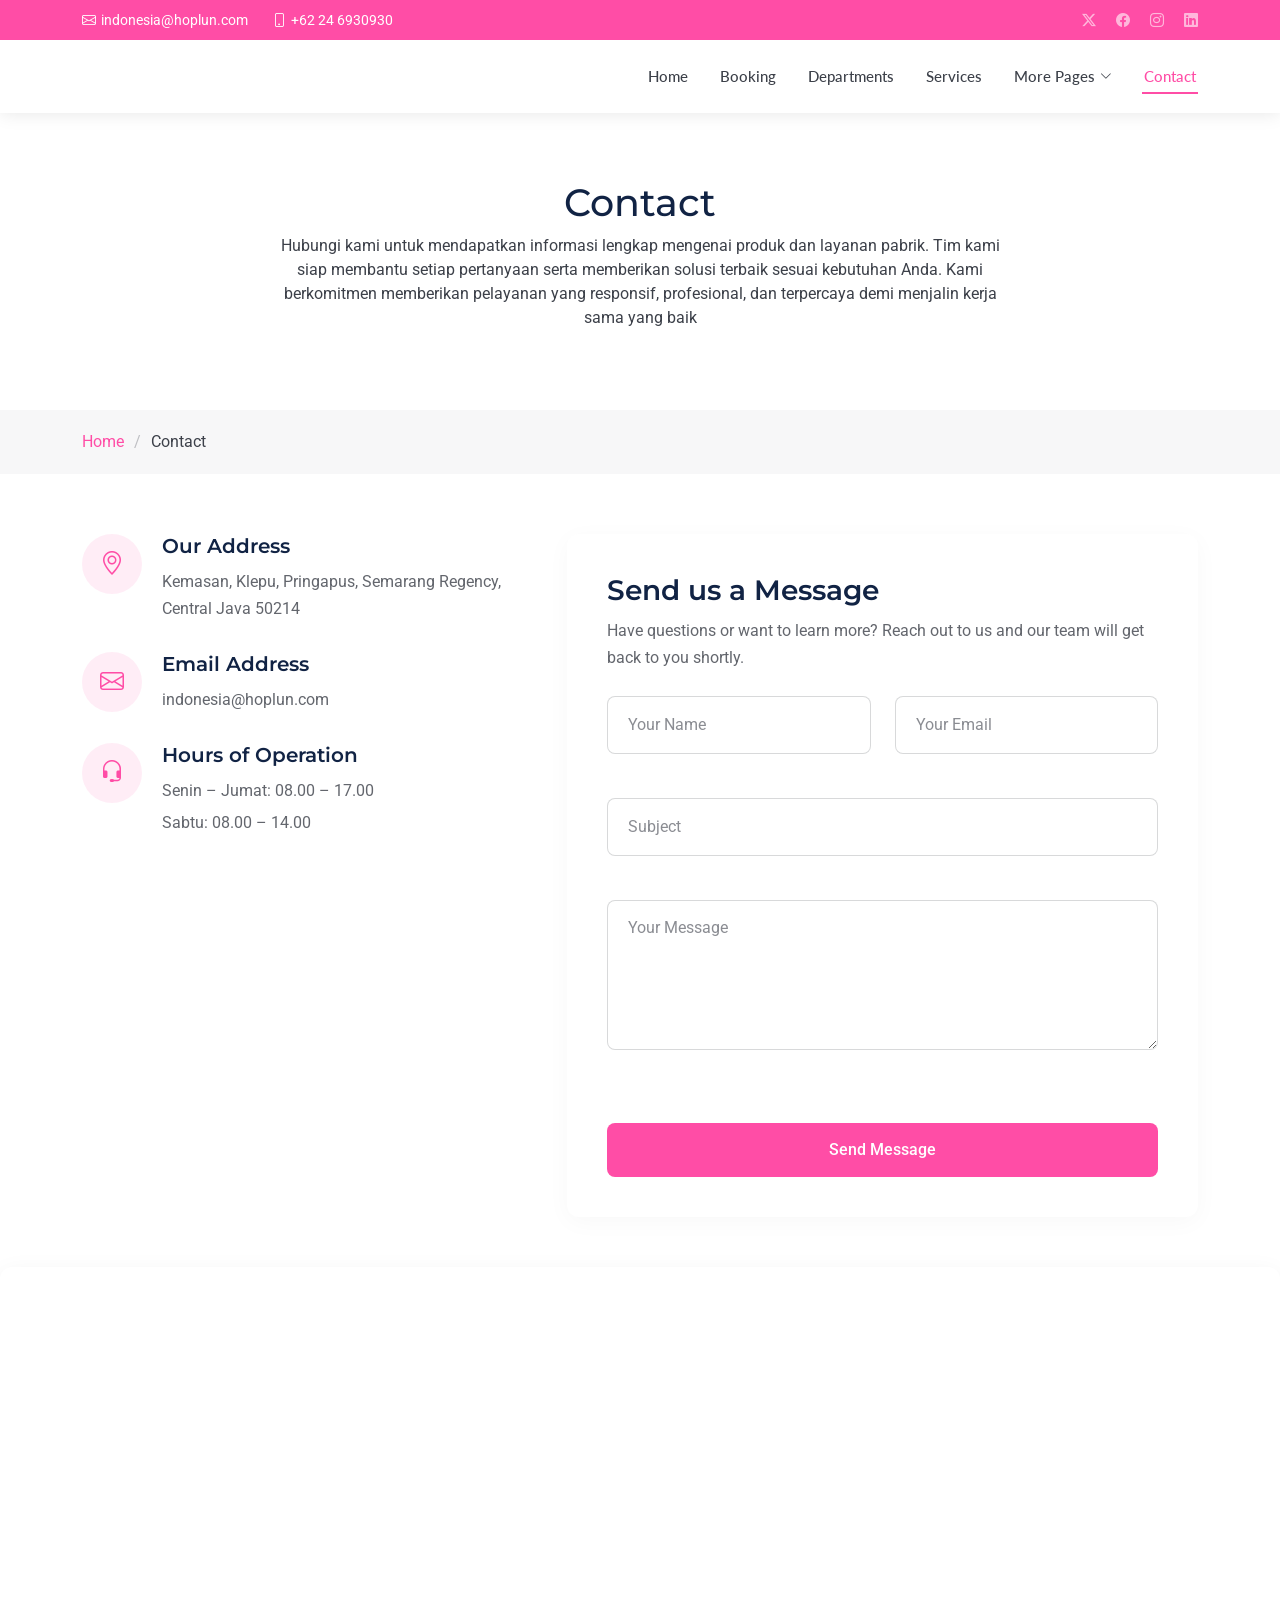
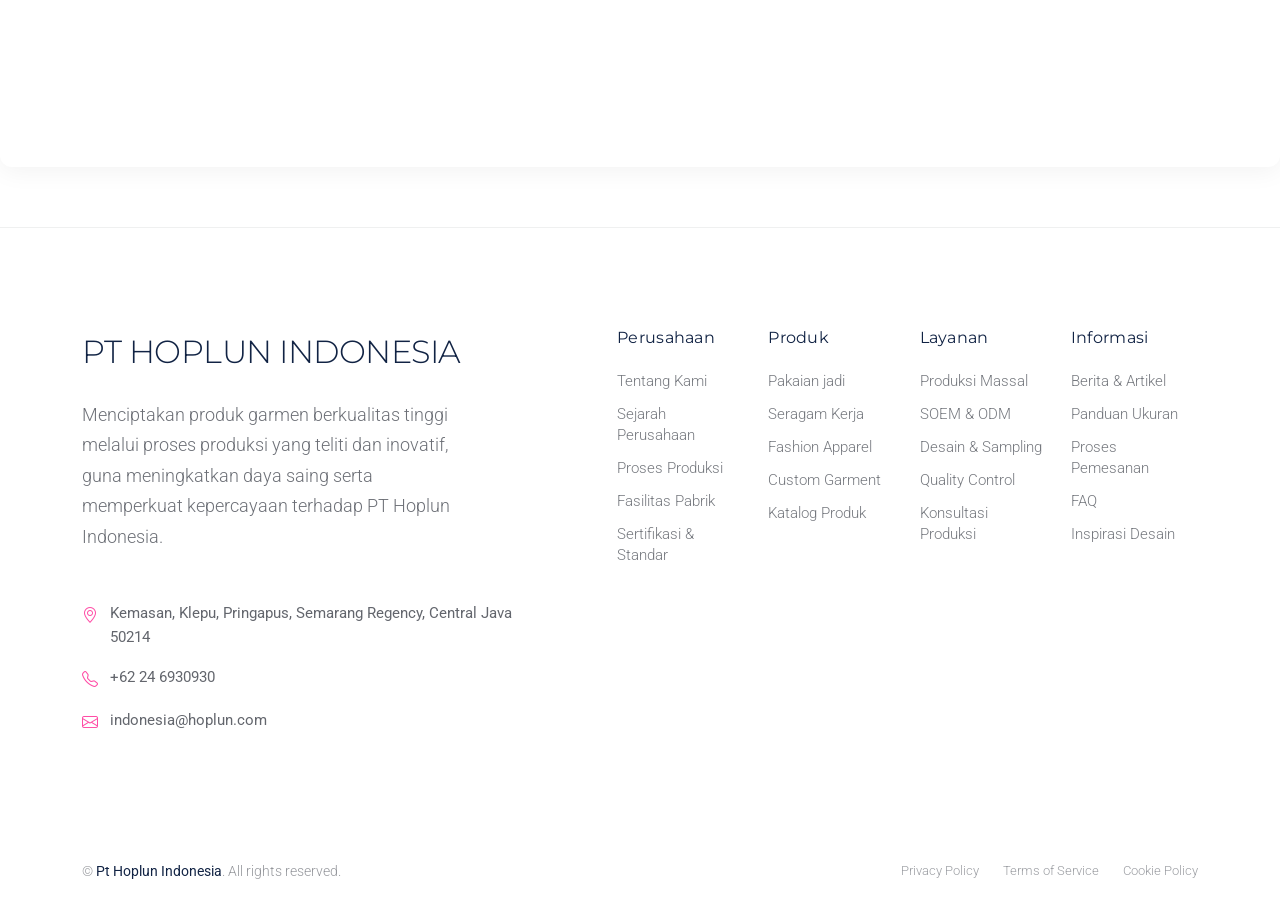
<file: contact.html>
<!DOCTYPE html>
<html lang="en">

<head>
  <meta charset="utf-8">
  <meta content="width=device-width, initial-scale=1.0" name="viewport">
  <title>Contact - PT Hoplun Indonesia</title>
  <meta name="description" content="">
  <meta name="keywords" content="">

  <!-- Favicons -->
  <link rel="icon" type="image/png" href="./assets/img/hoplunlogo.png">
  <link rel="shortcut icon" href="./assets/img/hoplunlogo.png">
  <link rel="apple-touch-icon" href="./assets/img/hoplunlogo.png">

  <!-- Fonts -->
  <link href="https://fonts.googleapis.com" rel="preconnect">
  <link href="https://fonts.gstatic.com" rel="preconnect" crossorigin>
  <link
    href="https://fonts.googleapis.com/css2?family=Roboto:ital,wght@0,100;0,300;0,400;0,500;0,700;0,900;1,100;1,300;1,400;1,500;1,700;1,900&family=Montserrat:ital,wght@0,100;0,200;0,300;0,400;0,500;0,600;0,700;0,800;0,900;1,100;1,200;1,300;1,400;1,500;1,600;1,700;1,800;1,900&family=Lato:ital,wght@0,100;0,300;0,400;0,700;0,900;1,100;1,300;1,400;1,700;1,900&display=swap"
    rel="stylesheet">

  <!-- Vendor CSS Files -->
  <link href="assets/vendor/bootstrap/css/bootstrap.min.css" rel="stylesheet">
  <link href="assets/vendor/bootstrap-icons/bootstrap-icons.css" rel="stylesheet">
  <link href="assets/vendor/aos/aos.css" rel="stylesheet">
  <link href="assets/vendor/glightbox/css/glightbox.min.css" rel="stylesheet">
  <link href="assets/vendor/fontawesome-free/css/all.min.css" rel="stylesheet">
  <link href="assets/vendor/swiper/swiper-bundle.min.css" rel="stylesheet">

  <!-- Main CSS File -->
  <!-- Main CSS File -->
<link href="assets/css/main.css" rel="stylesheet">

<!-- =======================================================
  Template Name: PT Hoplun Indonesia
  Company: PT Hoplun Indonesia Garment Factory
  Version: 1.0
  Author: Ibnu Wahab
======================================================== -->
</head>

<body class="contact-page">

  <header id="header" class="header fixed-top">

    <div class="topbar d-flex align-items-center dark-background">
      <div class="container d-flex justify-content-center justify-content-md-between">
        <div class="contact-info d-flex align-items-center">
          <i class="bi bi-envelope d-flex align-items-center"><a
              href="mailto:indonesia@hoplun.com">indonesia@hoplun.com</a></i>
          <i class="bi bi-phone d-flex align-items-center ms-4"><span>+62 24 6930930</span></i>
        </div>
        <div class="social-links d-none d-md-flex align-items-center">
          <a href="#!" class="twitter" title="Twitter"><i class="bi bi-twitter-x"></i></a>
          <a href="#!" class="facebook" title="Facebook"><i class="bi bi-facebook"></i></a>
          <a href="https://www.instagram.com/hoplunindonesia?utm_source=ig_web_button_share_sheet&igsh=ZDNlZDc0MzIxNw==!" class="instagram" title="Instagram"><i class="bi bi-instagram"></i></a>
          <a href="#!" class="linkedin" title="LinkedIn"><i class="bi bi-linkedin"></i></a>
        </div>
      </div>
    </div><!-- End Top Bar -->

    <div class="branding d-flex align-items-center">

      <div class="container position-relative d-flex align-items-center justify-content-between">
        <a href="index.html" class="logo d-flex align-items-center" title="Home">
          <!-- Uncomment the line below if you also wish to use an image logo -->
          <!-- <img src="assets/img/logo.webp" alt=""> -->
          <h1 class="sitename"></h1>
        </a>

        <nav id="navmenu" class="navmenu">
          <ul>
            <li><a href="index.html">Home</a></li>
            <li><a href="Booking.html">Booking</a></li>
            <li><a href="departments.html">Departments</a></li>
            <li><a href="services.html">Services</a></li>
            
            <li class="dropdown"><a href="#"><span>More Pages</span> <i
                  class="bi bi-chevron-down toggle-dropdown"></i></a>
              <ul>
                <li><a href="department-details.html">Department Details</a></li>
                <li><a href="service-details.html">Service Details</a></li>
                
                <li><a href="faq.html">Frequently Asked Questions</a></li>
                <li><a href="gallery.html">Gallery</a></li>
                <li><a href="terms.html">Terms</a></li>
                <li><a href="privacy.html">Privacy</a></li>               
              </ul>
            </li>
            
            <li><a href="contact.html" class="active">Contact</a></li>
          </ul>
          <i class="mobile-nav-toggle d-xl-none bi bi-list"></i>
        </nav>

      </div>

    </div>

  </header>

  <main class="main">

    <!-- Page Title -->
    <div class="page-title">
      <div class="heading">
        <div class="container">
          <div class="row d-flex justify-content-center text-center">
            <div class="col-lg-8">
              <h1 class="heading-title">Contact</h1>
              <p class="mb-0">
                Hubungi kami untuk mendapatkan informasi lengkap mengenai produk dan layanan pabrik. 
                Tim kami siap membantu setiap pertanyaan serta memberikan solusi terbaik sesuai kebutuhan Anda.
                Kami berkomitmen memberikan pelayanan yang responsif, profesional, dan terpercaya demi menjalin kerja sama yang baik
              </p>
            </div>
          </div>
        </div>
      </div>
      <nav class="breadcrumbs">
        <div class="container">
          <ol>
            <li><a href="index.html">Home</a></li>
            <li class="current">Contact</li>
          </ol>
        </div>
      </nav>
    </div><!-- End Page Title -->

    <!-- Contact Section -->
    <section id="contact" class="contact section">

      <div class="container" data-aos="fade-up" data-aos-delay="100">
        <div class="row g-5">
          <div class="col-lg-5">
            <div class="contact-info-wrapper">
              <div class="contact-info-item" data-aos="fade-up" data-aos-delay="100">
                <div class="info-icon">
                  <i class="bi bi-geo-alt"></i>
                </div>
                <div class="info-content">
                  <h3>Our Address</h3>
                  <p>Kemasan, Klepu, Pringapus, Semarang Regency, Central Java 50214</p>
                </div>
              </div>

              <div class="contact-info-item" data-aos="fade-up" data-aos-delay="200">
                <div class="info-icon">
                  <i class="bi bi-envelope"></i>
                </div>
                <div class="info-content">
                  <h3>Email Address</h3>
                  <p>indonesia@hoplun.com</p>
                </div>
              </div>

              <div class="contact-info-item" data-aos="fade-up" data-aos-delay="300">
                <div class="info-icon">
                  <i class="bi bi-headset"></i>
                </div>
                <div class="info-content">
                  <h3>Hours of Operation</h3>
                  <p>Senin – Jumat: 08.00 – 17.00</p>
                  <p>Sabtu: 08.00 – 14.00</p>
                </div>
              </div>
            </div>
          </div>

          <div class="col-lg-7">
            <div class="contact-form-card" data-aos="fade-up" data-aos-delay="200">
              <h2>Send us a Message</h2>
              <p class="mb-4">Have questions or want to learn more? Reach out to us and our team will get back to you
                shortly.</p>

              <form action="forms/contact.php" method="post" class="php-email-form">
                <div class="row g-4">
                  <div class="col-md-6">
                    <input type="text" class="form-control" name="name" id="name" placeholder="Your Name" required="">
                  </div>

                  <div class="col-md-6">
                    <input type="email" class="form-control" name="email" id="email" placeholder="Your Email"
                      required="">
                  </div>

                  <div class="col-12">
                    <input type="text" class="form-control" name="subject" id="subject" placeholder="Subject"
                      required="">
                  </div>

                  <div class="col-12">
                    <textarea class="form-control" name="message" id="message" placeholder="Your Message" rows="6"
                      required=""></textarea>
                  </div>

                  <div class="col-12">
                    <div class="loading">Loading</div>
                    <div class="error-message"></div>
                    <div class="sent-message">Your message has been sent. Thank you!</div>
                  </div>

                  <div class="col-12">
                    <button type="submit" class="btn btn-submit">Send Message</button>
                  </div>
                </div>
              </form>
            </div>
          </div>
        </div>
      </div>

      <div class="container-fluid map-container">
        <iframe 
            src="https://www.google.com/maps?q=PT+Hop+Lun+Indonesia&output=embed"
            width="100%" 
            height="500" 
            class="map-iframe"
            title="Google Maps showing PT Hop Lun Indonesia location"
            allowfullscreen="" 
            loading="lazy">
       </iframe>
      </div>

    </section><!-- /Contact Section -->

  </main>

  <footer id="footer" class="footer-16 footer position-relative">

    <div class="container">

      <div class="footer-main" data-aos="fade-up" data-aos-delay="100">
        <div class="row align-items-start">

          <div class="col-lg-5">
            <div class="brand-section">
              <a href="index.html" class="logo d-flex align-items-center mb-4">
                <span class="sitename">PT HOPLUN INDONESIA</span>
              </a>
              <p class="brand-description">Menciptakan produk garmen berkualitas tinggi melalui proses produksi yang teliti dan inovatif,
                                           guna meningkatkan daya saing serta memperkuat kepercayaan terhadap PT Hoplun Indonesia.</p>
              <div class="contact-info mt-5">
                <div class="contact-item">
                  <i class="bi bi-geo-alt"></i>
                  <span>Kemasan, Klepu, Pringapus, Semarang Regency, Central Java 50214</span>
                </div>
                <div class="contact-item">
                  <i class="bi bi-telephone"></i>
                  <span>+62 24 6930930</span>
                </div>
                <div class="contact-item">
                  <i class="bi bi-envelope"></i>
                  <span>indonesia@hoplun.com</span>
                </div>
              </div>
            </div>
          </div>

          <div class="col-lg-7">
            <div class="footer-nav-wrapper">
              <div class="row">

                <div class="col-6 col-lg-3">
                  <div class="nav-column">
                    <h6>Perusahaan</h6>
                    <nav class="footer-nav">
                      <a href="#!">Tentang Kami</a>
                      <a href="#!">Sejarah Perusahaan</a>
                      <a href="#!">Proses Produksi</a>
                      <a href="#!">Fasilitas Pabrik</a>
                      <a href="#!">Sertifikasi & Standar</a>
                    </nav>
                  </div>
                </div>

                <div class="col-6 col-lg-3">
                  <div class="nav-column">
                    <h6>Produk</h6>
                    <nav class="footer-nav">
                      <a href="#!">Pakaian jadi</a>
                      <a href="#!">Seragam Kerja</a>
                      <a href="#!">Fashion Apparel</a>
                      <a href="#!">Custom Garment</a>
                      <a href="#!">Katalog Produk</a>
                    </nav>
                  </div>
                </div>

                <div class="col-6 col-lg-3">
                  <div class="nav-column">
                    <h6>Layanan</h6>
                    <nav class="footer-nav">
                      <a href="#!">Produksi Massal</a>
                      <a href="#!">SOEM & ODM</a>
                      <a href="#!">Desain & Sampling</a>
                      <a href="#!">Quality Control</a>
                      <a href="#!">Konsultasi Produksi</a>
                    </nav>
                  </div>
                </div>

                <div class="col-6 col-lg-3">
                  <div class="nav-column">
                    <h6>Informasi</h6>
                    <nav class="footer-nav">
                      <a href="#!">Berita & Artikel</a>
                      <a href="#!">Panduan Ukuran</a>
                      <a href="#!">Proses Pemesanan</a>
                      <a href="#!">FAQ</a>
                      <a href="#!">Inspirasi Desain</a>
                    </nav>
                  </div>
                </div>

              </div>
            </div>
          </div>

        </div>
      </div>

    </div>

    <div class="footer-bottom">
      <div class="container">
        <div class="bottom-content" data-aos="fade-up" data-aos-delay="300">
          <div class="row align-items-center">

            <div class="col-lg-6">
              <div class="copyright">
                <p>© <span class="sitename">Pt Hoplun Indonesia</span>. All rights reserved.</p>
              </div>
            </div>

            <div class="col-lg-6">
              <div class="legal-links">
                <a href="#!">Privacy Policy</a>
                <a href="#!">Terms of Service</a>
                <a href="#!">Cookie Policy</a>
              
              </div>
            </div>

          </div>
        </div>
      </div>
    </div>

  </footer>

  <!-- Scroll Top -->
  <a href="#!" id="scroll-top" class="scroll-top d-flex align-items-center justify-content-center" aria-label="Scroll to top"><i
      class="bi bi-arrow-up-short"></i></a>

  <!-- Preloader -->
  <div id="preloader"></div>

  <!-- Vendor JS Files -->
  <script src="assets/vendor/bootstrap/js/bootstrap.bundle.min.js"></script>
  <script src="assets/vendor/php-email-form/validate.js"></script>
  <script src="assets/vendor/aos/aos.js"></script>
  <script src="assets/vendor/glightbox/js/glightbox.min.js"></script>
  <script src="assets/vendor/purecounter/purecounter_vanilla.js"></script>
  <script src="assets/vendor/swiper/swiper-bundle.min.js"></script>

  <!-- Main JS File -->
  <script src="assets/js/main.js"></script>

</body>

</html>
</file>
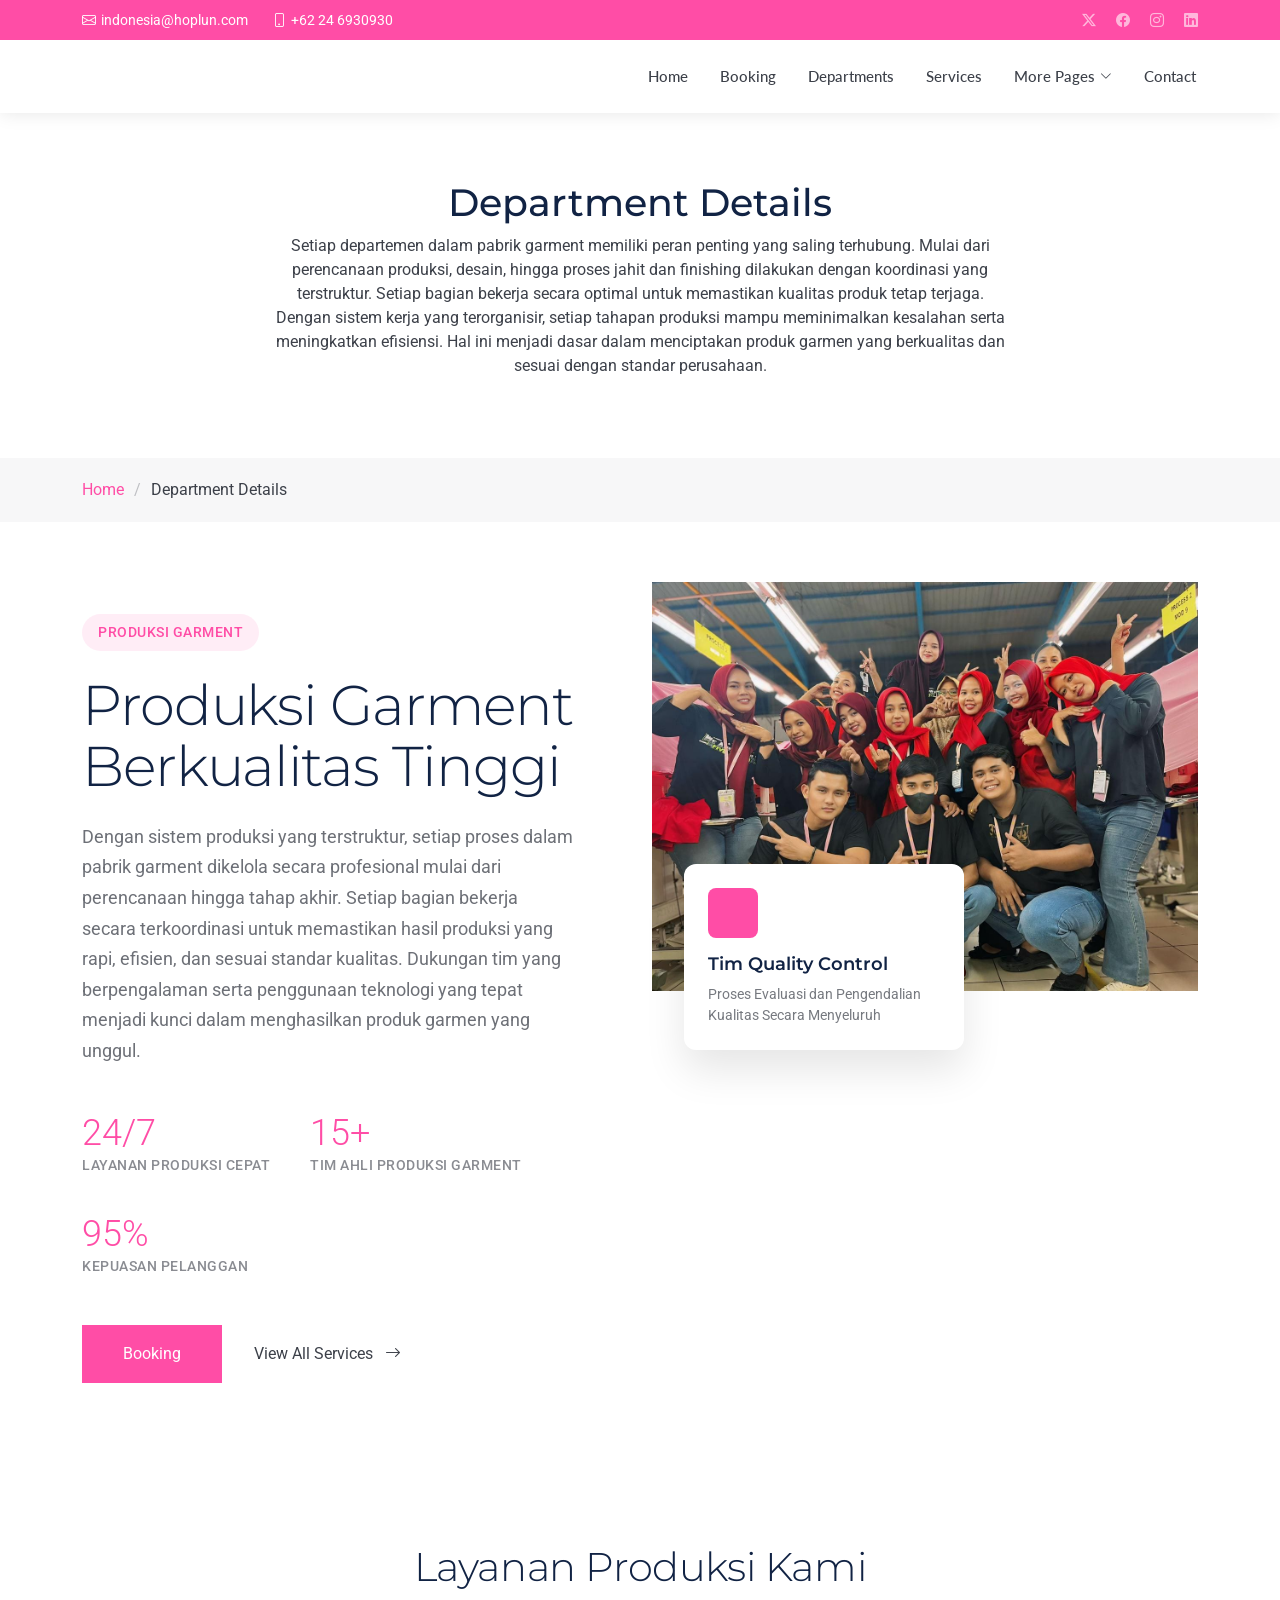
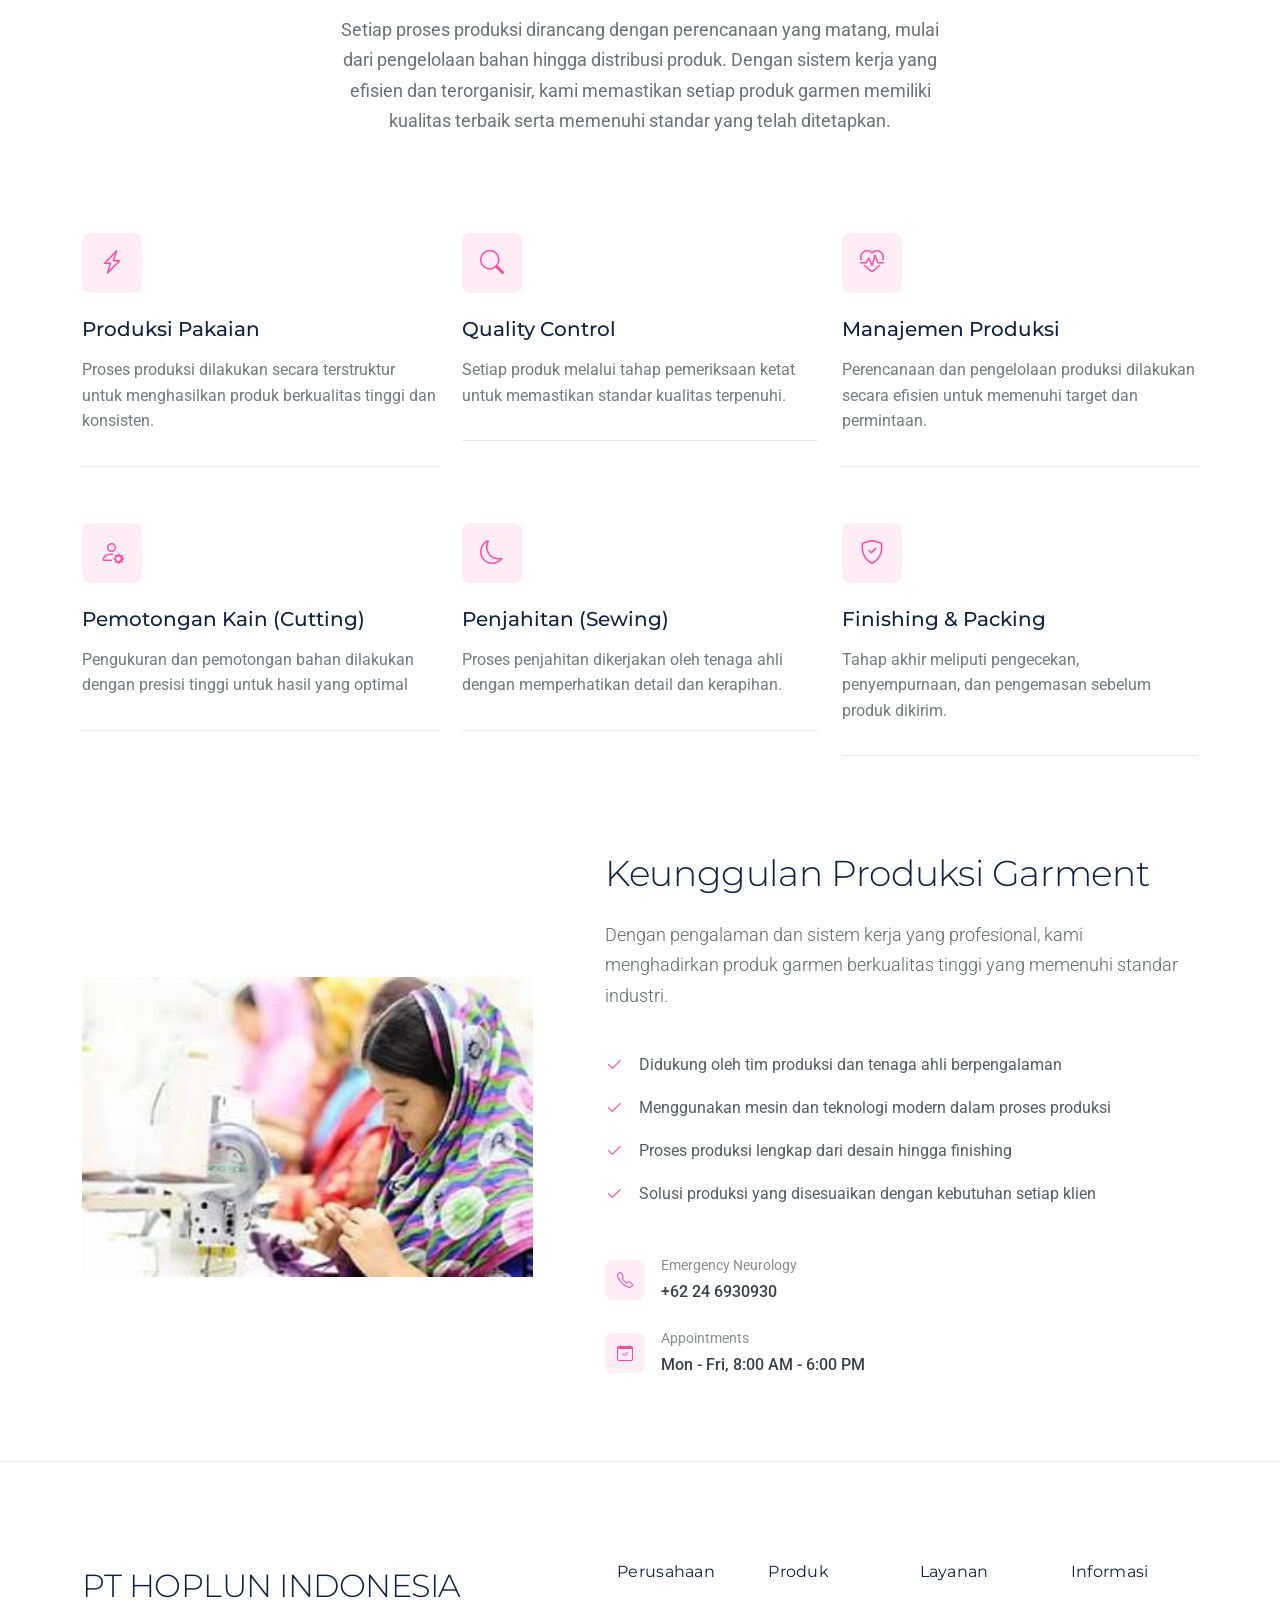
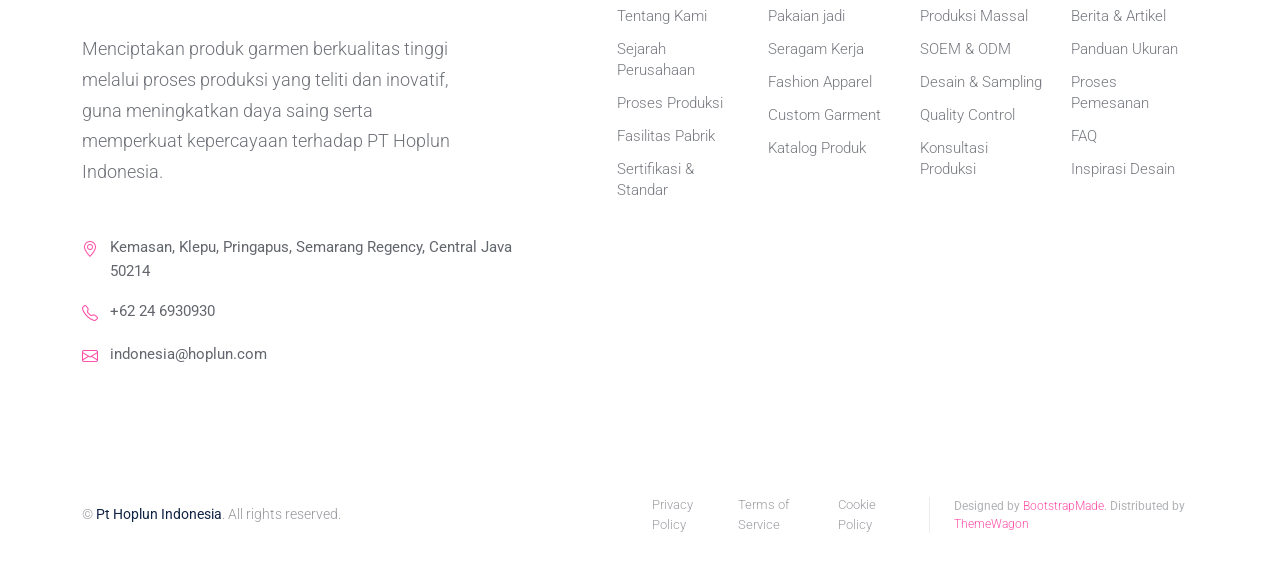
<file: department-details.html>
<!DOCTYPE html>
<html lang="en">

<head>
  <meta charset="utf-8">
  <meta content="width=device-width, initial-scale=1.0" name="viewport">
  <title>Department Details - PT Hoplun Indonesia</title>
  <meta name="description" content="">
  <meta name="keywords" content="">

  <!-- Favicons -->
  <link rel="icon" type="image/png" href="./assets/img/hoplunlogo.png">
  <link rel="shortcut icon" href="./assets/img/hoplunlogo.png">
  <link rel="apple-touch-icon" href="./assets/img/hoplunlogo.png">

  <!-- Fonts -->
  <link href="https://fonts.googleapis.com" rel="preconnect">
  <link href="https://fonts.gstatic.com" rel="preconnect" crossorigin>
  <link
    href="https://fonts.googleapis.com/css2?family=Roboto:ital,wght@0,100;0,300;0,400;0,500;0,700;0,900;1,100;1,300;1,400;1,500;1,700;1,900&family=Montserrat:ital,wght@0,100;0,200;0,300;0,400;0,500;0,600;0,700;0,800;0,900;1,100;1,200;1,300;1,400;1,500;1,600;1,700;1,800;1,900&family=Lato:ital,wght@0,100;0,300;0,400;0,700;0,900;1,100;1,300;1,400;1,700;1,900&display=swap"
    rel="stylesheet">

  <!-- Vendor CSS Files -->
  <link href="assets/vendor/bootstrap/css/bootstrap.min.css" rel="stylesheet">
  <link href="assets/vendor/bootstrap-icons/bootstrap-icons.css" rel="stylesheet">
  <link href="assets/vendor/aos/aos.css" rel="stylesheet">
  <link href="assets/vendor/glightbox/css/glightbox.min.css" rel="stylesheet">
  <link href="assets/vendor/fontawesome-free/css/all.min.css" rel="stylesheet">
  <link href="assets/vendor/swiper/swiper-bundle.min.css" rel="stylesheet">

  <!-- Main CSS File -->
  <!-- Main CSS File -->
<link href="assets/css/main.css" rel="stylesheet">

<!-- =======================================================
  Template Name: PT Hoplun Indonesia
  Company: PT Hoplun Indonesia Garment Factory
  Version: 1.0
  Author: Ibnu Wahab
======================================================== -->
</head>

<body class="department-details-page">

  <header id="header" class="header fixed-top">

    <div class="topbar d-flex align-items-center dark-background">
      <div class="container d-flex justify-content-center justify-content-md-between">
        <div class="contact-info d-flex align-items-center">
          <i class="bi bi-envelope d-flex align-items-center"><a
             href="mailto:indonesia@hoplun.com">indonesia@hoplun.com</a></i>
          <i class="bi bi-phone d-flex align-items-center ms-4"><span>+62 24 6930930</span></i>
        </div>
        <div class="social-links d-none d-md-flex align-items-center">
          <a href="#!" class="twitter" title="Twitter"><i class="bi bi-twitter-x"></i></a>
          <a href="#!" class="facebook" title="Facebook"><i class="bi bi-facebook"></i></a>
          <a href="https://www.instagram.com/hoplunindonesia?utm_source=ig_web_button_share_sheet&igsh=ZDNlZDc0MzIxNw==" class="instagram" title="Instagram"><i class="bi bi-instagram"></i></a>
          <a href="#!" class="linkedin" title="LinkedIn"><i class="bi bi-linkedin"></i></a>
        </div>
      </div>
    </div><!-- End Top Bar -->

    <div class="branding d-flex align-items-center">

      <div class="container position-relative d-flex align-items-center justify-content-between">
        <a href="index.html" class="logo d-flex align-items-center" title="Home">
          <!-- Uncomment the line below if you also wish to use an image logo -->
          <!-- <img src="assets/img/logo.webp" alt=""> -->
          <h1 class="sitename"></h1>
        </a>

        <nav id="navmenu" class="navmenu">
          <ul>
            <li><a href="index.html">Home</a></li>
            <li><a href="Booking.html">Booking</a></li>
            <li><a href="departments.html">Departments</a></li>
            <li><a href="services.html">Services</a></li>
            
            <li class="dropdown"><a href="#"><span>More Pages</span> <i
                  class="bi bi-chevron-down toggle-dropdown"></i></a>
              <ul>
                <li><a href="department-details.html" class="active">Department Details</a></li>
                <li><a href="service-details.html">Service Details</a></li>               
                
                <li><a href="faq.html">Frequently Asked Questions</a></li>
                <li><a href="gallery.html">Gallery</a></li>
                <li><a href="terms.html">Terms</a></li>
                <li><a href="privacy.html">Privacy</a></li>                
              </ul>
            </li>
            
            <li><a href="contact.html">Contact</a></li>
          </ul>
          <i class="mobile-nav-toggle d-xl-none bi bi-list"></i>
        </nav>

      </div>

    </div>

  </header>

  <main class="main">

    <!-- Page Title -->
    <div class="page-title">
      <div class="heading">
        <div class="container">
          <div class="row d-flex justify-content-center text-center">
            <div class="col-lg-8">
              <h1 class="heading-title">Department Details</h1>
              <p class="mb-0">
                Setiap departemen dalam pabrik garment memiliki peran penting yang saling terhubung.
                Mulai dari perencanaan produksi, desain, hingga proses jahit dan finishing dilakukan dengan koordinasi yang terstruktur.
                Setiap bagian bekerja secara optimal untuk memastikan kualitas produk tetap terjaga. Dengan sistem kerja yang terorganisir, setiap tahapan produksi mampu meminimalkan kesalahan serta meningkatkan efisiensi.
                Hal ini menjadi dasar dalam menciptakan produk garmen yang berkualitas dan sesuai dengan standar perusahaan.
              </p>
            </div>
          </div>
        </div>
      </div>
      <nav class="breadcrumbs">
        <div class="container">
          <ol>
            <li><a href="index.html">Home</a></li>
            <li class="current">Department Details</li>
          </ol>
        </div>
      </nav>
    </div><!-- End Page Title -->

    <!-- Department Details Section -->
    <section id="department-details" class="department-details section">

      <div class="container" data-aos="fade-up" data-aos-delay="100">

        <div class="row">
          <div class="col-xl-6 col-lg-7">
            <div class="department-hero" data-aos="fade-right" data-aos-delay="200">
              <div class="badge-wrap">
                <span class="specialty-badge">Produksi Garment</span>
              </div>
              <h1 class="department-title">Produksi Garment Berkualitas Tinggi</h1>
              <p class="department-intro">Dengan sistem produksi yang terstruktur, setiap proses dalam pabrik garment dikelola secara profesional mulai dari perencanaan hingga tahap akhir. 
                Setiap bagian bekerja secara terkoordinasi untuk memastikan hasil produksi yang rapi, efisien, dan sesuai standar kualitas.
                Dukungan tim yang berpengalaman serta penggunaan teknologi yang tepat menjadi kunci dalam menghasilkan produk garmen yang unggul.</p>
              <div class="key-highlights">
                <div class="highlight-item">
                  <span class="highlight-number">24/7</span>
                  <span class="highlight-text">Layanan Produksi Cepat</span>
                </div>
                <div class="highlight-item">
                  <span class="highlight-number">15+</span>
                  <span class="highlight-text">Tim Ahli Produksi Garment</span>
                </div>
                <div class="highlight-item">
                  <span class="highlight-number">95%</span>
                  <span class="highlight-text">Kepuasan Pelanggan</span>
                </div>
              </div>

              <div class="action-group">
                <a href="Booking.html" class="btn-primary">Booking</a>
                <a href="services.html" class="btn-secondary">
                  <span>View All Services</span>
                  <i class="bi bi-arrow-right"></i>
                </a>
              </div>
            </div>
          </div>

          <div class="col-xl-6 col-lg-5">
            <div class="department-visual" data-aos="fade-left" data-aos-delay="300">
              <div class="image-container">
                <img src="assets/img/health/hoplun17.jpeg" alt="Neurology Department"
                  class="img-fluid primary-image">
                <div class="floating-card" data-aos="zoom-in" data-aos-delay="500">
                  <div class="card-icon">
                    <i class="bi bi-brain"></i>
                  </div>
                  <div class="card-content">
                    <h4>Tim Quality Control</h4>
                    <p>Proses Evaluasi dan Pengendalian Kualitas Secara Menyeluruh</p>
                  </div>
                </div>
              </div>
            </div>
          </div>
        </div>

        <div class="services-overview" data-aos="fade-up" data-aos-delay="400">
          <div class="row justify-content-center">
            <div class="col-lg-8">
              <div class="overview-header">
                <h3>Layanan Produksi Kami</h3>
                <p>Setiap proses produksi dirancang dengan perencanaan yang matang, mulai dari pengelolaan bahan hingga distribusi produk. 
                   Dengan sistem kerja yang efisien dan terorganisir,
                   kami memastikan setiap produk garmen memiliki kualitas terbaik serta memenuhi standar yang telah ditetapkan.</p>
              </div>
            </div>
          </div>

          <div class="row gy-4 services-grid">
            <div class="col-lg-4 col-md-6" data-aos="fade-up" data-aos-delay="500">
              <div class="service-item">
                <div class="service-icon">
                  <i class="bi bi-lightning-charge"></i>
                </div>
                <h4>Produksi Pakaian</h4>
                <p>Proses produksi dilakukan secara terstruktur untuk menghasilkan produk berkualitas tinggi dan konsisten.</p>
              </div>
            </div>

            <div class="col-lg-4 col-md-6" data-aos="fade-up" data-aos-delay="550">
              <div class="service-item">
                <div class="service-icon">
                  <i class="bi bi-search"></i>
                </div>
                <h4>Quality Control</h4>
                <p>Setiap produk melalui tahap pemeriksaan ketat untuk memastikan standar kualitas terpenuhi.</p>
              </div>
            </div>

            <div class="col-lg-4 col-md-6" data-aos="fade-up" data-aos-delay="600">
              <div class="service-item">
                <div class="service-icon">
                  <i class="bi bi-heart-pulse"></i>
                </div>
                <h4>Manajemen Produksi</h4>
                <p>Perencanaan dan pengelolaan produksi dilakukan secara efisien untuk memenuhi target dan permintaan.</p>
              </div>
            </div>

            <div class="col-lg-4 col-md-6" data-aos="fade-up" data-aos-delay="650">
              <div class="service-item">
                <div class="service-icon">
                  <i class="bi bi-person-gear"></i>
                </div>
                <h4>Pemotongan Kain (Cutting)</h4>
                <p>Pengukuran dan pemotongan bahan dilakukan dengan presisi tinggi untuk hasil yang optimal</p>
              </div>
            </div>

            <div class="col-lg-4 col-md-6" data-aos="fade-up" data-aos-delay="700">
              <div class="service-item">
                <div class="service-icon">
                  <i class="bi bi-moon"></i>
                </div>
                <h4>Penjahitan (Sewing)</h4>
                <p>Proses penjahitan dikerjakan oleh tenaga ahli dengan memperhatikan detail dan kerapihan.</p>
              </div>
            </div>

            <div class="col-lg-4 col-md-6" data-aos="fade-up" data-aos-delay="750">
              <div class="service-item">
                <div class="service-icon">
                  <i class="bi bi-shield-check"></i>
                </div>
                <h4>Finishing & Packing</h4>
                <p>Tahap akhir meliputi pengecekan, penyempurnaan, dan pengemasan sebelum produk dikirim.</p>
              </div>
            </div>
          </div>
        </div>

        <div class="expert-care-section" data-aos="fade-up" data-aos-delay="800">
          <div class="row align-items-center">
            <div class="col-lg-5" data-aos="fade-right" data-aos-delay="900">
              <div class="expert-image">
                <img src="assets/img/health/hoplun26.jpg" alt="hoplun26 Expert" class="img-fluid">
              </div>
            </div>

            <div class="col-lg-7" data-aos="fade-left" data-aos-delay="900">
              <div class="expert-content">
                <h3>Keunggulan Produksi Garment</h3>
                <p class="lead">Dengan pengalaman dan sistem kerja yang profesional, 
                                kami menghadirkan produk garmen berkualitas tinggi yang memenuhi standar industri.</p>
                <div class="expertise-list">
                  <div class="expertise-item">
                    <i class="bi bi-check2"></i>
                    <span>Didukung oleh tim produksi dan tenaga ahli berpengalaman</span>
                  </div>
                  <div class="expertise-item">
                    <i class="bi bi-check2"></i>
                    <span>Menggunakan mesin dan teknologi modern dalam proses produksi</span>
                  </div>
                  <div class="expertise-item">
                    <i class="bi bi-check2"></i>
                    <span>Proses produksi lengkap dari desain hingga finishing</span>
                  </div>
                  <div class="expertise-item">
                    <i class="bi bi-check2"></i>
                    <span>Solusi produksi yang disesuaikan dengan kebutuhan setiap klien</span>
                  </div>
                </div>

                <div class="contact-info">
                  <div class="contact-item">
                    <i class="bi bi-telephone"></i>
                    <div>
                      <span class="contact-label">Emergency Neurology</span>
                      <span class="contact-value">+62 24 6930930</span>
                    </div>
                  </div>
                  <div class="contact-item">
                    <i class="bi bi-calendar-check"></i>
                    <div>
                      <span class="contact-label">Appointments</span>
                      <span class="contact-value">Mon - Fri, 8:00 AM - 6:00 PM</span>
                    </div>
                  </div>
                </div>
              </div>
            </div>
          </div>
        </div>

      </div>

    </section><!-- /Department Details Section -->

  </main>

  <footer id="footer" class="footer-16 footer position-relative">

    <div class="container">

      <div class="footer-main" data-aos="fade-up" data-aos-delay="100">
        <div class="row align-items-start">

          <div class="col-lg-5">
            <div class="brand-section">
              <a href="index.html" class="logo d-flex align-items-center mb-4">
                <span class="sitename">PT HOPLUN INDONESIA</span>
              </a>
              <p class="brand-description">Menciptakan produk garmen berkualitas tinggi melalui proses produksi yang teliti dan inovatif, 
               guna meningkatkan daya saing serta memperkuat kepercayaan terhadap PT Hoplun Indonesia.</p>
              <div class="contact-info mt-5">
                <div class="contact-item">
                  <i class="bi bi-geo-alt"></i>
                  <span>Kemasan, Klepu, Pringapus, Semarang Regency, Central Java 50214</span>
                </div>
                <div class="contact-item">
                  <i class="bi bi-telephone"></i>
                  <span>+62 24 6930930</span>
                </div>
                <div class="contact-item">
                  <i class="bi bi-envelope"></i>
                  <span>indonesia@hoplun.com</span>
                </div>
              </div>
            </div>
          </div>

          <div class="col-lg-7">
            <div class="footer-nav-wrapper">
              <div class="row">

                <div class="col-6 col-lg-3">
                  <div class="nav-column">
                    <h6>Perusahaan</h6>
                    <nav class="footer-nav">
                      <a href="#!">Tentang Kami</a>
                      <a href="#!">Sejarah Perusahaan</a>
                      <a href="#!">Proses Produksi</a>
                      <a href="#!">Fasilitas Pabrik</a>
                      <a href="#!">Sertifikasi & Standar</a>
                    </nav>
                  </div>
                </div>

                <div class="col-6 col-lg-3">
                  <div class="nav-column">
                    <h6>Produk</h6>
                    <nav class="footer-nav">
                      <a href="#!">Pakaian jadi</a>
                      <a href="#!">Seragam Kerja</a>
                      <a href="#!">Fashion Apparel</a>
                      <a href="#!">Custom Garment</a>
                      <a href="#!">Katalog Produk</a>
                    </nav>
                  </div>
                </div>

                <div class="col-6 col-lg-3">
                  <div class="nav-column">
                    <h6>Layanan</h6>
                    <nav class="footer-nav">
                      <a href="#!">Produksi Massal</a>
                      <a href="#!">SOEM & ODM</a>
                      <a href="#!">Desain & Sampling</a>
                      <a href="#!">Quality Control</a>
                      <a href="#!">Konsultasi Produksi</a>
                    </nav>
                  </div>
                </div>

                <div class="col-6 col-lg-3">
                  <div class="nav-column">
                    <h6>Informasi</h6>
                    <nav class="footer-nav">
                      <a href="#!">Berita & Artikel</a>
                      <a href="#!">Panduan Ukuran</a>
                      <a href="#!">Proses Pemesanan</a>
                      <a href="#!">FAQ</a>
                      <a href="#!">Inspirasi Desain</a>
                    </nav>
                  </div>
                </div>

              </div>
            </div>
          </div>

        </div>
      </div>

    </div>

    <div class="footer-bottom">
      <div class="container">
        <div class="bottom-content" data-aos="fade-up" data-aos-delay="300">
          <div class="row align-items-center">

            <div class="col-lg-6">
              <div class="copyright">
                <p>© <span class="sitename">Pt Hoplun Indonesia</span>. All rights reserved.</p>
              </div>
            </div>

            <div class="col-lg-6">
              <div class="legal-links">
                <a href="#!">Privacy Policy</a>
                <a href="#!">Terms of Service</a>
                <a href="#!">Cookie Policy</a>
                <div class="credits">
                  <!-- All the links in the footer should remain intact. -->
                  <!-- You can delete the links only if you've purchased the pro version. -->
                  <!-- Licensing information: https://bootstrapmade.com/license/ -->
                  <!-- Purchase the pro version with working PHP/AJAX contact form: [buy-url] -->
                  Designed by <a href="https://bootstrapmade.com/">BootstrapMade</a>. Distributed by <a
                    href="https://themewagon.com" target="_blank" rel="noopener">ThemeWagon</a>
                </div>
              </div>
            </div>

          </div>
        </div>
      </div>
    </div>

  </footer>

  <!-- Scroll Top -->
  <a href="#!" id="scroll-top" title="Scroll to top" class="scroll-top d-flex align-items-center justify-content-center"><i
      class="bi bi-arrow-up-short"></i></a>

  <!-- Preloader -->
  <div id="preloader"></div>

  <!-- Vendor JS Files -->
  <script src="assets/vendor/bootstrap/js/bootstrap.bundle.min.js"></script>
  <script src="assets/vendor/php-email-form/validate.js"></script>
  <script src="assets/vendor/aos/aos.js"></script>
  <script src="assets/vendor/glightbox/js/glightbox.min.js"></script>
  <script src="assets/vendor/purecounter/purecounter_vanilla.js"></script>
  <script src="assets/vendor/swiper/swiper-bundle.min.js"></script>

  <!-- Main JS File -->
  <script src="assets/js/main.js"></script>

</body>

</html>
</file>
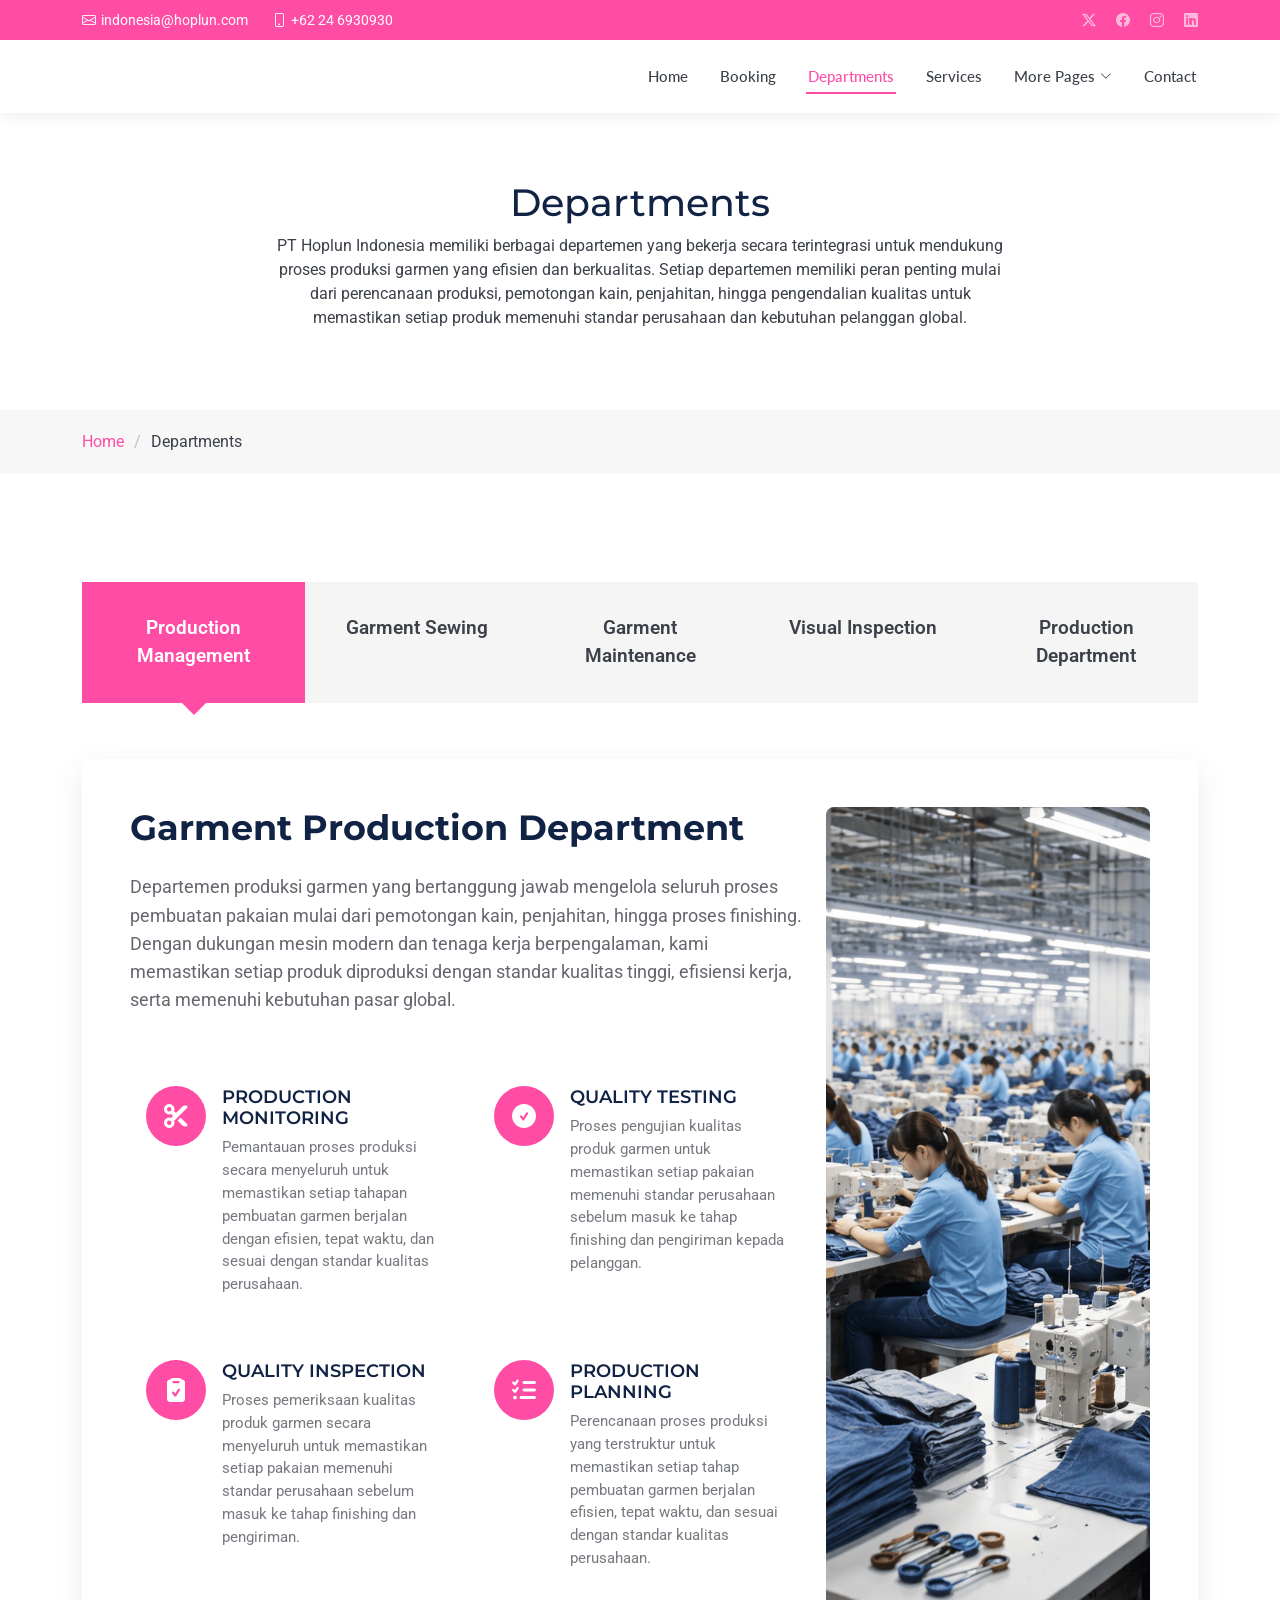
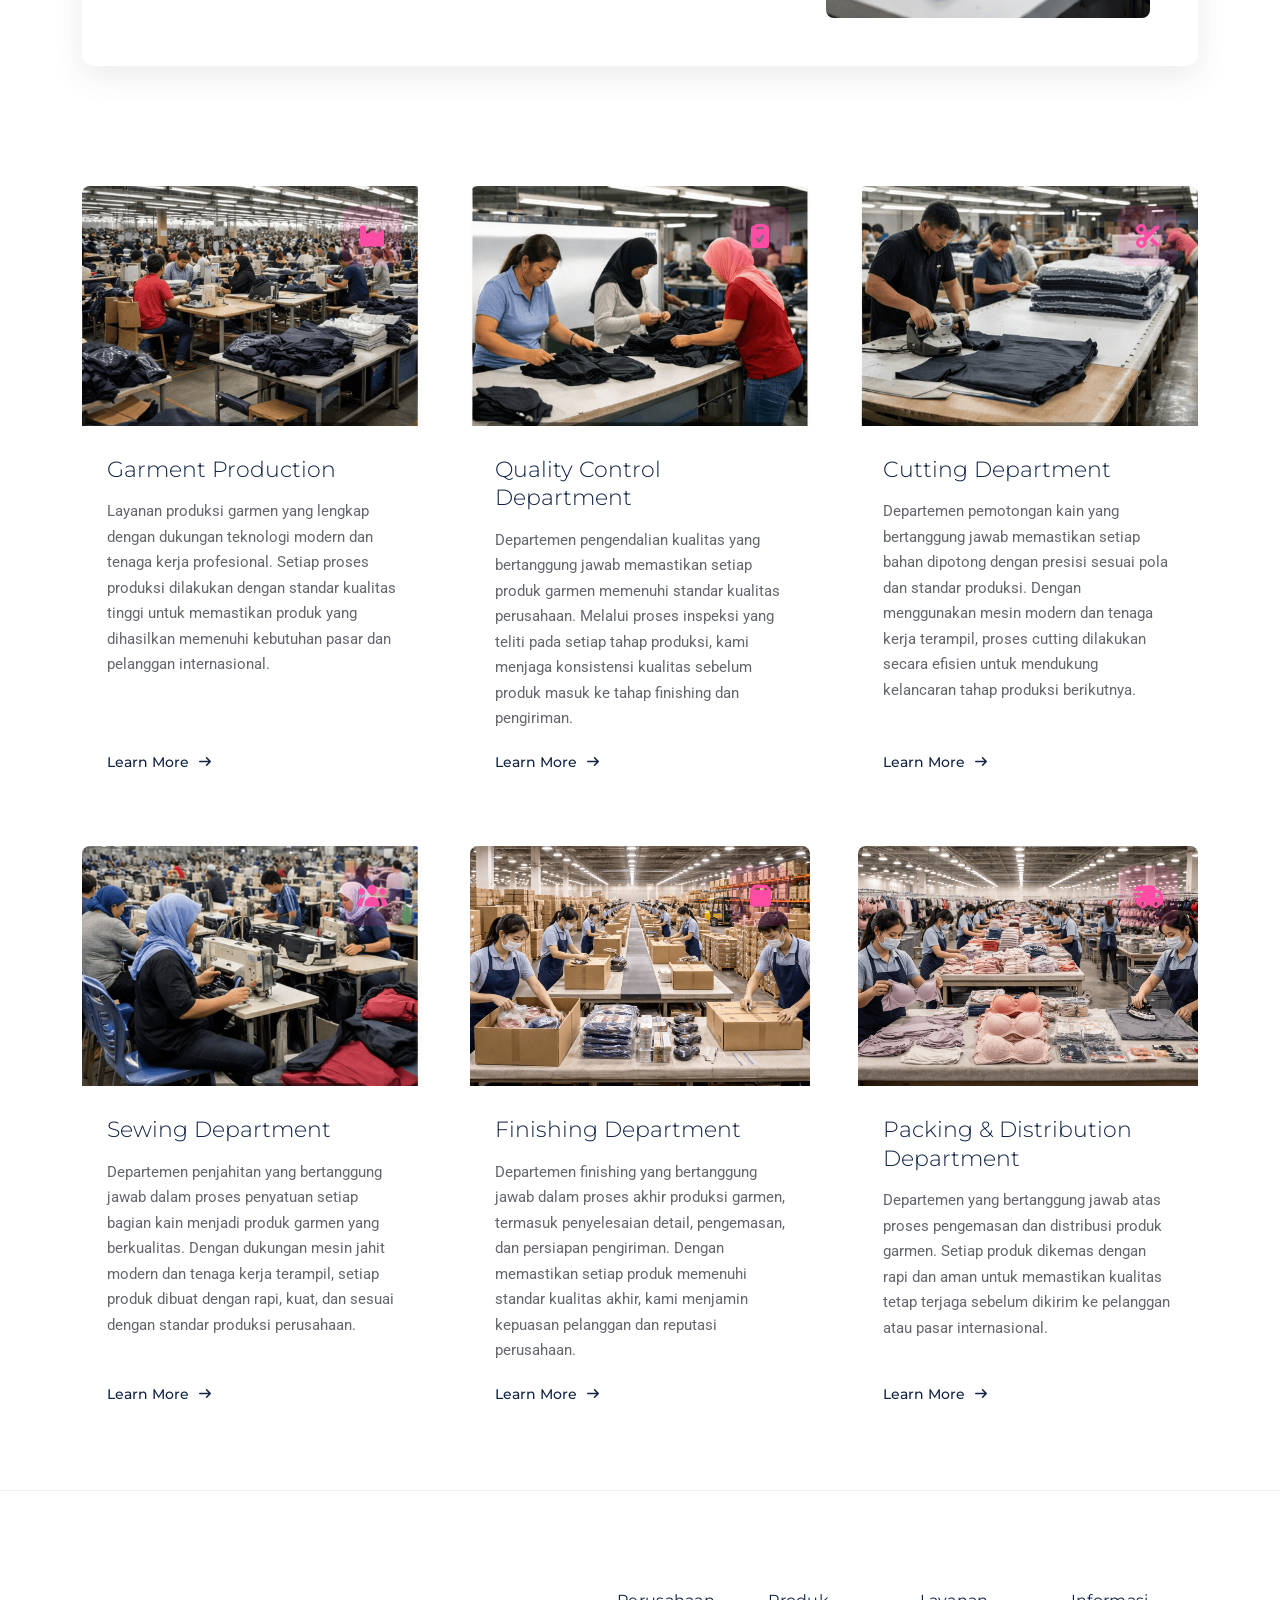
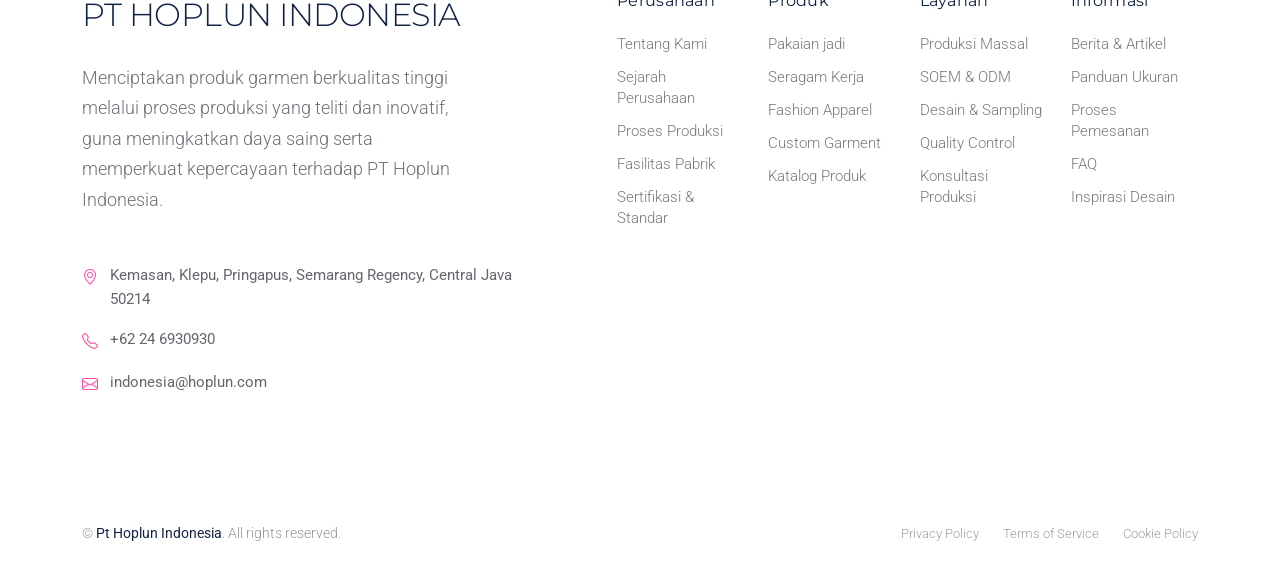
<file: departments.html>
<!DOCTYPE html>
<html lang="en">

<head>
  <meta charset="utf-8">
  <meta content="width=device-width, initial-scale=1.0" name="viewport">
  <title>Departments - PT Hoplun Indonesia</title>
  <meta name="description" content="">
  <meta name="keywords" content="">

  <!-- Favicons -->
  <link rel="icon" type="image/png" href="./assets/img/hoplunlogo.png">
  <link rel="shortcut icon" href="./assets/img/hoplunlogo.png">
  <link rel="apple-touch-icon" href="./assets/img/hoplunlogo.png">

  <!-- Fonts -->
  <link href="https://fonts.googleapis.com" rel="preconnect">
  <link href="https://fonts.gstatic.com" rel="preconnect" crossorigin>
  <link
    href="https://fonts.googleapis.com/css2?family=Roboto:ital,wght@0,100;0,300;0,400;0,500;0,700;0,900;1,100;1,300;1,400;1,500;1,700;1,900&family=Montserrat:ital,wght@0,100;0,200;0,300;0,400;0,500;0,600;0,700;0,800;0,900;1,100;1,200;1,300;1,400;1,500;1,600;1,700;1,800;1,900&family=Lato:ital,wght@0,100;0,300;0,400;0,700;0,900;1,100;1,300;1,400;1,700;1,900&display=swap"
    rel="stylesheet">

  <!-- Vendor CSS Files -->
  <link href="assets/vendor/bootstrap/css/bootstrap.min.css" rel="stylesheet">
  <link href="assets/vendor/bootstrap-icons/bootstrap-icons.css" rel="stylesheet">
  <link href="assets/vendor/aos/aos.css" rel="stylesheet">
  <link href="assets/vendor/glightbox/css/glightbox.min.css" rel="stylesheet">
  <link href="assets/vendor/fontawesome-free/css/all.min.css" rel="stylesheet">
  <link href="assets/vendor/swiper/swiper-bundle.min.css" rel="stylesheet">

  <!-- Main CSS File -->
  <!-- Main CSS File -->
<link href="assets/css/main.css" rel="stylesheet">

<!-- =======================================================
  Template Name: PT Hoplun Indonesia
  Company: PT Hoplun Indonesia Garment Factory
  Version: 1.0
  Author: Ibnu Wahab
======================================================== -->
</head>

<body class="departments-page">

  <header id="header" class="header fixed-top">

    <div class="topbar d-flex align-items-center dark-background">
      <div class="container d-flex justify-content-center justify-content-md-between">
        <div class="contact-info d-flex align-items-center">
          <i class="bi bi-envelope d-flex align-items-center"><a
             href="mailto:indonesia@hoplun.com">indonesia@hoplun.com</a></i>
          <i class="bi bi-phone d-flex align-items-center ms-4"><span>+62 24 6930930</span></i>
        </div>
        <div class="social-links d-none d-md-flex align-items-center">
          <a href="#!" class="twitter" title="Twitter"><i class="bi bi-twitter-x"></i></a>
          <a href="#!" class="facebook" title="Facebook"><i class="bi bi-facebook"></i></a>
          <a href="https://www.instagram.com/hoplunindonesia?utm_source=ig_web_button_share_sheet&igsh=ZDNlZDc0MzIxNw==" class="instagram" title="Instagram"><i class="bi bi-instagram"></i></a>
          <a href="#!" class="linkedin" title="LinkedIn"><i class="bi bi-linkedin"></i></a>
        </div>
      </div>
    </div><!-- End Top Bar -->

    <div class="branding d-flex align-items-cente">

      <div class="container position-relative d-flex align-items-center justify-content-between">
        <a href="index.html" class="logo d-flex align-items-center" title="Home">
          <!-- Uncomment the line below if you also wish to use an image logo -->
          <!-- <img src="assets/img/logo.webp" alt=""> -->
          <h1 class="sitename"></h1>
        </a>

        <nav id="navmenu" class="navmenu">
          <ul>
            <li><a href="index.html">Home</a></li>
            <li><a href="Booking.html">Booking</a></li>
            <li><a href="departments.html" class="active">Departments</a></li>
            <li><a href="services.html">Services</a></li>
            
            <li class="dropdown"><a href="#"><span>More Pages</span> <i
                  class="bi bi-chevron-down toggle-dropdown"></i></a>
              <ul>
                <li><a href="department-details.html">Department Details</a></li>
                <li><a href="service-details.html">Service Details</a></li>
                
                <li><a href="faq.html">Frequently Asked Questions</a></li>
                <li><a href="gallery.html">Gallery</a></li>
                <li><a href="terms.html">Terms</a></li>
                <li><a href="privacy.html">Privacy</a></li>               
              </ul>
            </li>
            
            <li><a href="contact.html">Contact</a></li>
          </ul>
          <i class="mobile-nav-toggle d-xl-none bi bi-list"></i>
        </nav>

      </div>

    </div>

  </header>

  <main class="main">

    <!-- Page Title -->
    <div class="page-title">
      <div class="heading">
        <div class="container">
          <div class="row d-flex justify-content-center text-center">
            <div class="col-lg-8">
              <h1 class="heading-title">Departments</h1>
              <p class="mb-0">
                PT Hoplun Indonesia memiliki berbagai departemen yang bekerja secara terintegrasi untuk mendukung proses produksi garmen yang efisien dan berkualitas.
                Setiap departemen memiliki peran penting mulai dari perencanaan produksi, pemotongan kain, penjahitan,
                hingga pengendalian kualitas untuk memastikan setiap produk memenuhi standar perusahaan dan kebutuhan pelanggan global.
              </p>
            </div>
          </div>
        </div>
      </div>
      <nav class="breadcrumbs">
        <div class="container">
          <ol>
            <li><a href="index.html">Home</a></li>
            <li class="current">Departments</li>
          </ol>
        </div>
      </nav>
    </div><!-- End Page Title -->

    <!-- Departments Tabs Section -->
    <section id="departments-tabs" class="departments-tabs section">

      <div class="container" data-aos="fade-up" data-aos-delay="100">

        <div class="medical-specialties">
          <div class="row">
            <div class="col-12">
              <div class="specialty-navigation">
                <div class="nav nav-pills d-flex" id="specialty-tabs" role="tablist" data-aos="fade-up"
                  data-aos-delay="400">
                  <a class="nav-link department-tab active" id="neurology-tab" data-bs-toggle="pill"
                    href="#departments-tabs-neurology" role="tab" aria-controls="departments-tabs-neurology"
                    aria-selected="true" data-aos="fade-up" data-aos-delay="100">Production Management</a>
                  <a class="nav-link department-tab" id="surgery-tab" data-bs-toggle="pill"
                    href="#departments-tabs-surgery" role="tab" aria-controls="departments-tabs-surgery"
                    aria-selected="false" data-aos="fade-up" data-aos-delay="150">Garment Sewing</a>
                  <a class="nav-link department-tab" id="dental-tab" data-bs-toggle="pill"
                    href="#departments-tabs-dental" role="tab" aria-controls="departments-tabs-dental"
                    aria-selected="false" data-aos="fade-up" data-aos-delay="200">Garment Maintenance</a>
                  <a class="nav-link department-tab" id="ophthalmology-tab" data-bs-toggle="pill"
                    href="#departments-tabs-ophthalmology" role="tab" aria-controls="departments-tabs-ophthalmology"
                    aria-selected="false" data-aos="fade-up" data-aos-delay="250">Visual Inspection </a>
                  <a class="nav-link department-tab" id="cardiology-tab" data-bs-toggle="pill"
                    href="#departments-tabs-cardiology" role="tab" aria-controls="departments-tabs-cardiology"
                    aria-selected="false" data-aos="fade-up" data-aos-delay="300">Production Department</a>
                </div>
              </div>
            </div>

            <div class="col-12">
              <div class="tab-content department-content" id="specialty-content" data-aos="fade-up"
                data-aos-delay="500">

                <div class="tab-pane fade show active" id="departments-tabs-neurology" role="tabpanel"
                  aria-labelledby="neurology-tab">
                  <div class="row department-layout">
                    <div class="col-lg-4 order-lg-2">
                      <div class="department-image">
                        <img src="assets/img/health/hoplun16.png" alt="Neurology Department" class="img-fluid">
                      </div>
                    </div>
                    <div class="col-lg-8 order-lg-1">
                      <div class="department-info">
                        <h2 class="department-title">Garment Production Department</h2>
                        <p class="department-description">Departemen produksi garmen yang bertanggung jawab mengelola seluruh proses pembuatan pakaian mulai dari pemotongan kain,
                           penjahitan, hingga proses finishing. Dengan dukungan mesin modern dan tenaga kerja berpengalaman,
                           kami memastikan setiap produk diproduksi dengan standar kualitas tinggi, efisiensi kerja, serta memenuhi kebutuhan pasar global.</p>
                        <div class="row mt-4">
                          <div class="col-md-6">
                            <div class="service-item">
                              <div class="service-icon">
                                <i class="fas fa-cut"></i>
                              </div>
                              <div class="service-content">
                                <h4>Production Monitoring</h4>
                                <p>Pemantauan proses produksi secara menyeluruh untuk memastikan setiap tahapan pembuatan garmen berjalan dengan efisien, tepat waktu, dan sesuai dengan standar kualitas perusahaan.</p>
                              </div>
                            </div>
                          </div>
                          <div class="col-md-6">
                            <div class="service-item">
                              <div class="service-icon">
                               <i class="fas fa-check-circle"></i>
                              </div>
                              <div class="service-content">
                                <h4>Quality Testing</h4>
                                <p>Proses pengujian kualitas produk garmen untuk memastikan setiap pakaian memenuhi standar perusahaan sebelum masuk ke tahap finishing dan pengiriman kepada pelanggan.</p>
                              </div>
                            </div>
                          </div>
                          <div class="col-md-6">
                            <div class="service-item">
                              <div class="service-icon">
                                <i class="fas fa-clipboard-check"></i>
                              </div>
                              <div class="service-content">
                                <h4>Quality Inspection</h4>
                                <p>Proses pemeriksaan kualitas produk garmen secara menyeluruh untuk memastikan setiap pakaian memenuhi standar perusahaan sebelum masuk ke tahap finishing dan pengiriman.</p>
                              </div>
                            </div>
                          </div>
                          <div class="col-md-6">
                            <div class="service-item">
                              <div class="service-icon">
                                <i class="fas fa-tasks"></i>
                              </div>
                              <div class="service-content">
                                <h4>Production Planning</h4>
                                <p>Perencanaan proses produksi yang terstruktur untuk memastikan setiap tahap pembuatan garmen berjalan efisien, tepat waktu, dan sesuai dengan standar kualitas perusahaan.</p>
                              </div>
                            </div>
                          </div>
                        </div>
                      </div>
                    </div>
                  </div>
                </div><!-- End Neurology Tab -->

                <div class="tab-pane fade" id="departments-tabs-surgery" role="tabpanel" aria-labelledby="surgery-tab">
                  <div class="row department-layout">
                    <div class="col-lg-4 order-lg-2">
                      <div class="department-image">
                        <img src="assets/img/health/hoplun werhous.png" alt="Surgery Department" class="img-fluid">
                      </div>
                    </div>
                    <div class="col-lg-8 order-lg-1">
                      <div class="department-info">
                        <h2 class="department-title">Warehouse & Logistics Department</h2>
                        <p class="department-description">Departemen gudang dan logistik yang bertanggung jawab mengelola penyimpanan bahan baku, pengaturan stok, serta distribusi produk jadi.
                           Dengan sistem manajemen yang terorganisir, departemen ini memastikan alur bahan dan produk berjalan efisien untuk mendukung kelancaran proses produksi dan pengiriman kepada pelanggan. </p>
                        <div class="row mt-4">
                          <div class="col-md-6">
                            <div class="service-item">
                              <div class="service-icon">
                                <i class="fas fa-tachometer-alt"></i>
                              </div>
                              <div class="service-content">
                                <h4>Efficient Production</h4>
                                <p>Proses produksi yang efisien dengan penggunaan teknologi modern dan sistem kerja yang terorganisir untuk memastikan kualitas produk tetap tinggi serta waktu produksi lebih optimal.</p>
                              </div>
                            </div>
                          </div>
                          <div class="col-md-6">
                            <div class="service-item">
                              <div class="service-icon">
                                <i class="fas fa-tools"></i>
                              </div>
                              <div class="service-content">
                                <h4>Advanced Manufacturing</h4>
                                <p>Proses produksi garmen dengan teknologi modern dan metode kerja yang terstandarisasi untuk meningkatkan efisiensi, kualitas produk, serta memenuhi kebutuhan pasar internasional.</p>
                              </div>
                            </div>
                          </div>
                          <div class="col-md-6">
                            <div class="service-item">
                              <div class="service-icon">
                                <i class="fas fa-shield-alt"></i>
                              </div>
                              <div class="service-content">
                                <h4>Safe Operations</h4>
                                <p>Penerapan standar keselamatan kerja dalam setiap proses produksi untuk memastikan lingkungan kerja yang aman, nyaman, dan efisien bagi seluruh karyawan serta menjaga kelancaran operasional perusahaan.</p>
                              </div>
                            </div>
                          </div>
                          <div class="col-md-6">
                            <div class="service-item">
                              <div class="service-icon">
                                <i class="fas fa-clock"></i>
                              </div>
                              <div class="service-content">
                                <h4>Operational Support</h4>
                                <p>Dukungan operasional yang memastikan setiap proses produksi berjalan lancar melalui koordinasi tim, pengelolaan sumber daya, serta pemantauan kegiatan produksi secara efektif.</p>
                              </div>
                            </div>
                          </div>
                        </div>
                      </div>
                    </div>
                  </div>
                </div><!-- End Surgery Tab -->

                <div class="tab-pane fade" id="departments-tabs-dental" role="tabpanel" aria-labelledby="dental-tab">
                  <div class="row department-layout">
                    <div class="col-lg-4 order-lg-2">
                      <div class="department-image">
                        <img src="assets/img/health/hoplun mekanik.png" alt="Dental Care Department" class="img-fluid">
                      </div>
                    </div>
                    <div class="col-lg-8 order-lg-1">
                      <div class="department-info">
                        <h2 class="department-title">Machine Maintenance Department</h2>
                        <p class="department-description">Departemen pemeliharaan mesin yang bertanggung jawab memastikan seluruh peralatan produksi berfungsi dengan baik.
                           Melalui perawatan rutin, pemeriksaan teknis, dan perbaikan yang cepat, departemen ini mendukung kelancaran proses produksi serta menjaga efisiensi operasional perusahaan.</p>
                        <div class="row mt-4">
                          <div class="col-md-6">
                            <div class="service-item">
                              <div class="service-icon">
                                <i class="fas fa-cogs"></i>
                              </div>
                              <div class="service-content">
                                <h4>Machine Performance</h4>
                                <p>Pemantauan dan pengelolaan kinerja mesin produksi untuk memastikan setiap peralatan bekerja secara optimal, sehingga proses produksi garmen berjalan lancar dan efisien.</p>
                              </div>
                            </div>
                          </div>
                          <div class="col-md-6">
                            <div class="service-item">
                              <div class="service-icon">
                                <i class="fas fa-broom"></i>
                              </div>
                              <div class="service-content">
                                <h4>Machine Cleaning</h4>
                                <p>Proses pembersihan dan perawatan mesin produksi secara rutin untuk menjaga kebersihan, kinerja optimal, serta memastikan kelancaran proses produksi garmen.</p>
                              </div>
                            </div>
                          </div>
                          <div class="col-md-6">
                            <div class="service-item">
                              <div class="service-icon">
                                <i class="fas fa-star"></i>
                              </div>
                              <div class="service-content">
                                <h4>Product Finishing</h4>
                                <p>Tahap penyempurnaan produk garmen yang meliputi pemeriksaan akhir, perapihan, dan penyetrikaan untuk memastikan setiap produk memiliki kualitas terbaik sebelum dikemas dan dikirim ke pelanggan.</p>
                              </div>
                            </div>
                          </div>
                          <div class="col-md-6">
                            <div class="service-item">
                              <div class="service-icon">
                                <i class="fas fa-cog"></i>
                              </div>
                              <div class="service-content">
                                <h4>Production Optimization</h4>
                                <p>Proses peningkatan efisiensi produksi dengan pengelolaan sumber daya, teknologi modern, dan sistem kerja yang terorganisir untuk memastikan hasil produksi berkualitas tinggi serta memenuhi target produksi perusahaan.</p>
                              </div>
                            </div>
                          </div>
                        </div>
                      </div>
                    </div>
                  </div>
                </div><!-- End Dental Tab -->

                <div class="tab-pane fade" id="departments-tabs-ophthalmology" role="tabpanel"
                  aria-labelledby="ophthalmology-tab">
                  <div class="row department-layout">
                    <div class="col-lg-4 order-lg-2">
                      <div class="department-image">
                        <img src="assets/img/health/hoplun visual.png" alt="Ophthalmology Department" class="img-fluid">
                      </div>
                    </div>
                    <div class="col-lg-8 order-lg-1">
                      <div class="department-info">
                        <h2 class="department-title">Visual Inspection Department</h2>
                        <p class="department-description">Departemen yang bertanggung jawab melakukan pemeriksaan visual pada setiap produk garmen untuk memastikan tidak ada cacat, kesalahan jahitan, atau ketidaksesuaian sebelum produk masuk ke tahap finishing dan pengemasan.</p>
                        <div class="row mt-4">
                          <div class="col-md-6">
                            <div class="service-item">
                              <div class="service-icon">
                                <i class="fas fa-search"></i>
                              </div>
                              <div class="service-content">
                                <h4>Product Inspection</h4>
                                <p>Proses pemeriksaan produk garmen secara menyeluruh untuk memastikan setiap item memenuhi standar kualitas perusahaan sebelum masuk ke tahap finishing dan pengemasan.</p>
                              </div>
                            </div>
                          </div>
                          <div class="col-md-6">
                            <div class="service-item">
                              <div class="service-icon">
                                <i class="fas fa-camera"></i>
                              </div>
                              <div class="service-content">
                                <h4>Product Imaging</h4>
                                <p>Proses dokumentasi dan pemeriksaan visual produk garmen menggunakan foto atau sistem digital untuk memastikan desain, warna, dan kualitas sesuai standar perusahaan sebelum produk dikirim ke pelanggan.</p>
                              </div>
                            </div>
                          </div>
                          <div class="col-md-6">
                            <div class="service-item">
                              <div class="service-icon">
                                <i class="fas fa-tools"></i>
                              </div>
                              <div class="service-content">
                                <h4>Precision Cutting</h4>
                                <p>Proses pemotongan kain dengan teknologi mesin modern untuk menghasilkan potongan yang presisi dan sesuai pola. Metode ini memastikan efisiensi bahan, akurasi ukuran, dan kualitas produk tetap tinggi sebelum masuk ke tahap penjahitan.</p>
                              </div>
                            </div>
                          </div>
                          <div class="col-md-6">
                            <div class="service-item">
                              <div class="service-icon">
                                <i class="fas fa-clipboard-list"></i>
                              </div>
                              <div class="service-content">
                                <h4>Production Planning</h4>
                                <p>Perencanaan proses produksi garmen yang terstruktur untuk memastikan setiap tahap berjalan efisien, tepat waktu, dan sesuai dengan standar kualitas perusahaan. Dengan perencanaan yang matang, produksi dapat memenuhi target pasar dan kebutuhan pelanggan secara optimal.</p>
                              </div>
                            </div>
                          </div>
                        </div>
                      </div>
                    </div>
                  </div>
                </div><!-- End Ophthalmology Tab -->

                <div class="tab-pane fade" id="departments-tabs-cardiology" role="tabpanel"
                  aria-labelledby="cardiology-tab">
                  <div class="row department-layout">
                    <div class="col-lg-4 order-lg-2">
                      <div class="department-image">
                        <img src="assets/img/health/hoplun produksi.png" alt="Cardiology Department" class="img-fluid">
                      </div>
                    </div>
                    <div class="col-lg-8 order-lg-1">
                      <div class="department-info">
                        <h2 class="department-title">Production Department</h2>
                        <p class="department-description">Departemen produksi yang bertanggung jawab mengelola seluruh proses pembuatan garmen, mulai dari pemotongan kain, penjahitan, hingga tahap finishing. Dengan dukungan mesin modern dan tenaga kerja berpengalaman, departemen ini memastikan setiap produk diproduksi dengan kualitas tinggi, tepat waktu, dan sesuai standar perusahaan.</p>
                        <div class="row mt-4">
                          <div class="col-md-6">
                            <div class="service-item">
                              <div class="service-icon">
                                <i class="fas fa-chart-line"></i>
                              </div>
                              <div class="service-content">
                                <h4>Production Monitoring</h4>
                                <p>Proses pemantauan setiap tahap produksi garmen secara menyeluruh untuk memastikan efisiensi kerja, kualitas produk, dan kelancaran operasional departemen produksi.</p>
                              </div>
                            </div>
                          </div>
                          <div class="col-md-6">
                            <div class="service-item">
                              <div class="service-icon">
                                <i class="fas fa-eye"></i>
                              </div>
                              <div class="service-content">
                                <h4>Production Analysis</h4>
                                <p>Proses analisis data produksi untuk mengevaluasi efisiensi, kualitas, dan performa setiap tahap produksi garmen. Hasil analisis ini membantu perusahaan dalam meningkatkan produktivitas, mengurangi kesalahan, dan memastikan standar kualitas tetap terjaga.</p>
                              </div>
                            </div>
                          </div>
                          <div class="col-md-6">
                            <div class="service-item">
                              <div class="service-icon">
                                <i class="fas fa-tint"></i>
                              </div>
                              <div class="service-content">
                                <h4>Material Testing</h4>
                                <p>Proses pengujian bahan baku garmen untuk memastikan kualitas kain, ketahanan warna, dan spesifikasi teknis sebelum digunakan dalam produksi. Dengan pengujian yang teliti, setiap bahan memenuhi standar perusahaan dan siap untuk tahap produksi berikutnya.</p>
                              </div>
                            </div>
                          </div>
                          <div class="col-md-6">
                            <div class="service-item">
                              <div class="service-icon">
                                <i class="fas fa-shield-heart"></i>
                              </div>
                              <div class="service-content">
                                <h4>Preventive Maintenance</h4>
                                <p>Proses perawatan dan pemeriksaan rutin pada mesin dan peralatan produksi untuk mencegah kerusakan, memastikan kinerja optimal, dan menjaga kelancaran seluruh proses produksi garmen.</p>
                              </div>
                            </div>
                          </div>
                        </div>
                      </div>
                    </div>
                  </div>
                </div><!-- End Cardiology Tab -->

              </div>
            </div>
          </div>
        </div>

      </div>

    </section><!-- /Departments Tabs Section -->

    <!-- Departments Section -->
    <section id="departments" class="departments section">

      <div class="container" data-aos="fade-up" data-aos-delay="100">

        <div class="row g-5">

          <div class="col-lg-4 col-md-6" data-aos="fade-up" data-aos-delay="100">
            <div class="department-card">
              <div class="department-icon">
                <i class="fas fa-industry"></i>
              </div>
              <div class="department-image">
                <img src="assets/img/health/garment_single.png" alt="Cardiology Department" class="img-fluid">
              </div>
              <div class="department-content">
                <h3>Garment Production</h3>
                <p>Layanan produksi garmen yang lengkap dengan dukungan teknologi modern dan tenaga kerja profesional.
                   Setiap proses produksi dilakukan dengan standar kualitas tinggi untuk memastikan produk yang dihasilkan memenuhi kebutuhan pasar dan pelanggan internasional.</p>
                <a href="#!" class="learn-more">
                  <span>Learn More</span>
                  <i class="fas fa-arrow-right"></i>
                </a>
              </div>
            </div>
          </div><!-- End Department Card -->

          <div class="col-lg-4 col-md-6" data-aos="fade-up" data-aos-delay="200">
            <div class="department-card">
              <div class="department-icon">
                <i class="fas fa-clipboard-check"></i>
              </div>
              <div class="department-image">
                <img src="assets/img/health/quality_control.png" alt="Neurology Department" class="img-fluid">
              </div>
              <div class="department-content">
                <h3>Quality Control Department</h3>
                <p>Departemen pengendalian kualitas yang bertanggung jawab memastikan setiap produk garmen memenuhi standar kualitas perusahaan.
                   Melalui proses inspeksi yang teliti pada setiap tahap produksi, kami menjaga konsistensi kualitas sebelum produk masuk ke tahap finishing dan pengiriman.</p>
                <a href="#!" class="learn-more">
                  <span>Learn More</span>
                  <i class="fas fa-arrow-right"></i>
                </a>
              </div>
            </div>
          </div><!-- End Department Card -->

          <div class="col-lg-4 col-md-6" data-aos="fade-up" data-aos-delay="300">
            <div class="department-card">
              <div class="department-icon">
                <i class="fas fa-cut"></i>
              </div>
              <div class="department-image">
                <img src="assets/img/health/cutting_department.png" alt="Orthopedics Department" class="img-fluid">
              </div>
              <div class="department-content">
                <h3>Cutting Department</h3>
                <p>Departemen pemotongan kain yang bertanggung jawab memastikan setiap bahan dipotong dengan presisi sesuai pola dan standar produksi.
                   Dengan menggunakan mesin modern dan tenaga kerja terampil, proses cutting dilakukan secara efisien untuk mendukung kelancaran tahap produksi berikutnya.</p>
                <a href="#!" class="learn-more">
                  <span>Learn More</span>
                  <i class="fas fa-arrow-right"></i>
                </a>
              </div>
            </div>
          </div><!-- End Department Card -->

          <div class="col-lg-4 col-md-6" data-aos="fade-up" data-aos-delay="100">
            <div class="department-card">
              <div class="department-icon">
                <i class="fas fa-users"></i>
              </div>
              <div class="department-image">
                <img src="assets/img/health/sewing_department.png" alt="Pediatrics Department" class="img-fluid">
              </div>
              <div class="department-content">
                <h3>Sewing Department</h3>
                <p>Departemen penjahitan yang bertanggung jawab dalam proses penyatuan setiap bagian kain menjadi produk garmen yang berkualitas.
                   Dengan dukungan mesin jahit modern dan tenaga kerja terampil, setiap produk dibuat dengan rapi, kuat, dan sesuai dengan standar produksi perusahaan.</p>
                <a href="#!" class="learn-more">
                  <span>Learn More</span>
                  <i class="fas fa-arrow-right"></i>
                </a>
              </div>
            </div>
          </div><!-- End Department Card -->

          <div class="col-lg-4 col-md-6" data-aos="fade-up" data-aos-delay="200">
            <div class="department-card">
              <div class="department-icon">
                <i class="fas fa-box"></i>
              </div>
              <div class="department-image">
                <img src="assets/img/health/fihnising1.png" alt="Dermatology Department" class="img-fluid">
              </div>
              <div class="department-content">
                <h3>Finishing Department</h3>
                <p>Departemen finishing yang bertanggung jawab dalam proses akhir produksi garmen, termasuk penyelesaian detail, pengemasan, dan persiapan pengiriman.
                   Dengan memastikan setiap produk memenuhi standar kualitas akhir, kami menjamin kepuasan pelanggan dan reputasi perusahaan.</p>
                <a href="#!" class="learn-more">
                  <span>Learn More</span>
                  <i class="fas fa-arrow-right"></i>
                </a>
              </div>
            </div>
          </div><!-- End Department Card -->

          <div class="col-lg-4 col-md-6" data-aos="fade-up" data-aos-delay="300">
            <div class="department-card">
              <div class="department-icon">
                <i class="fas fa-shipping-fast"></i>
              </div>
              <div class="department-image">
                <img src="assets/img/health/packing2.png" alt="Oncology Department" class="img-fluid">
              </div>
              <div class="department-content">
                <h3>Packing & Distribution Department</h3>
                <p>Departemen yang bertanggung jawab atas proses pengemasan dan distribusi produk garmen.
                   Setiap produk dikemas dengan rapi dan aman untuk memastikan kualitas tetap terjaga sebelum dikirim ke pelanggan atau pasar internasional.</p>
                <a href="#!" class="learn-more">
                  <span>Learn More</span>
                  <i class="fas fa-arrow-right"></i>
                </a>
              </div>
            </div>
          </div><!-- End Department Card -->

        </div>

      </div>

    </section><!-- /Departments Section -->

  </main>

  <footer id="footer" class="footer-16 footer position-relative">

    <div class="container">

      <div class="footer-main" data-aos="fade-up" data-aos-delay="100">
        <div class="row align-items-start">

          <div class="col-lg-5">
            <div class="brand-section">
              <a href="index.html" class="logo d-flex align-items-center mb-4">
                <span class="sitename">PT HOPLUN INDONESIA</span>
              </a>
              <p class="brand-description">Menciptakan produk garmen berkualitas tinggi melalui proses produksi yang teliti dan inovatif,
                                           guna meningkatkan daya saing serta memperkuat kepercayaan terhadap PT Hoplun Indonesia.</p>
              <div class="contact-info mt-5">
                <div class="contact-item">
                  <i class="bi bi-geo-alt"></i>
                  <span>Kemasan, Klepu, Pringapus, Semarang Regency, Central Java 50214</span>
                </div>
                <div class="contact-item">
                  <i class="bi bi-telephone"></i>
                  <span>+62 24 6930930</span>
                </div>
                <div class="contact-item">
                  <i class="bi bi-envelope"></i>
                  <span>indonesia@hoplun.com</span>
                </div>
              </div>
            </div>
          </div>

          <div class="col-lg-7">
            <div class="footer-nav-wrapper">
              <div class="row">

                <div class="col-6 col-lg-3">
                  <div class="nav-column">
                    <h6>Perusahaan</h6>
                    <nav class="footer-nav">
                      <a href="#!">Tentang Kami</a>
                      <a href="#!">Sejarah Perusahaan</a>
                      <a href="#!">Proses Produksi</a>
                      <a href="#!">Fasilitas Pabrik</a>
                      <a href="#!">Sertifikasi & Standar</a>
                    </nav>
                  </div>
                </div>

                <div class="col-6 col-lg-3">
                  <div class="nav-column">
                    <h6>Produk</h6>
                    <nav class="footer-nav">
                      <a href="#!">Pakaian jadi</a>
                      <a href="#!">Seragam Kerja</a>
                      <a href="#!">Fashion Apparel</a>
                      <a href="#!">Custom Garment</a>
                      <a href="#!">Katalog Produk</a>
                    </nav>
                  </div>
                </div>

                <div class="col-6 col-lg-3">
                  <div class="nav-column">
                    <h6>Layanan</h6>
                    <nav class="footer-nav">
                      <a href="#!">Produksi Massal</a>
                      <a href="#!">SOEM & ODM</a>
                      <a href="#!">Desain & Sampling</a>
                      <a href="#!">Quality Control</a>
                      <a href="#!">Konsultasi Produksi</a>
                    </nav>
                  </div>
                </div>

                <div class="col-6 col-lg-3">
                  <div class="nav-column">
                    <h6>Informasi</h6>
                    <nav class="footer-nav">
                      <a href="#!">Berita & Artikel</a>
                      <a href="#!">Panduan Ukuran</a>
                      <a href="#!">Proses Pemesanan</a>
                      <a href="#!">FAQ</a>
                      <a href="#!">Inspirasi Desain</a>
                    </nav>
                  </div>
                </div>
              </div>
            </div>
          </div>

          </div>
         </div>

      </div>

    </div>

    <div class="footer-bottom">
      <div class="container">
        <div class="bottom-content" data-aos="fade-up" data-aos-delay="300">
          <div class="row align-items-center">

            <div class="col-lg-6">
              <div class="copyright">
                <p>© <span class="sitename">Pt Hoplun Indonesia</span>. All rights reserved.</p>
              </div>
            </div>

            <div class="col-lg-6">
              <div class="legal-links">
                <a href="#!">Privacy Policy</a>
                <a href="#!">Terms of Service</a>
                <a href="#!">Cookie Policy</a>
              </div>
            </div>

          </div>
        </div>
      </div>
    </div>

  </footer>

  <!-- Scroll Top -->
  <a href="#!" id="scroll-top" title="Scroll to top" class="scroll-top d-flex align-items-center justify-content-center"><i
      class="bi bi-arrow-up-short"></i></a>

  <!-- Preloader -->
  <div id="preloader"></div>

  <!-- Vendor JS Files -->
  <script src="assets/vendor/bootstrap/js/bootstrap.bundle.min.js"></script>
  <script src="assets/vendor/php-email-form/validate.js"></script>
  <script src="assets/vendor/aos/aos.js"></script>
  <script src="assets/vendor/glightbox/js/glightbox.min.js"></script>
  <script src="assets/vendor/purecounter/purecounter_vanilla.js"></script>
  <script src="assets/vendor/swiper/swiper-bundle.min.js"></script>

  <!-- Main JS File -->
  <script src="assets/js/main.js"></script>

</body>

</html>
</file>
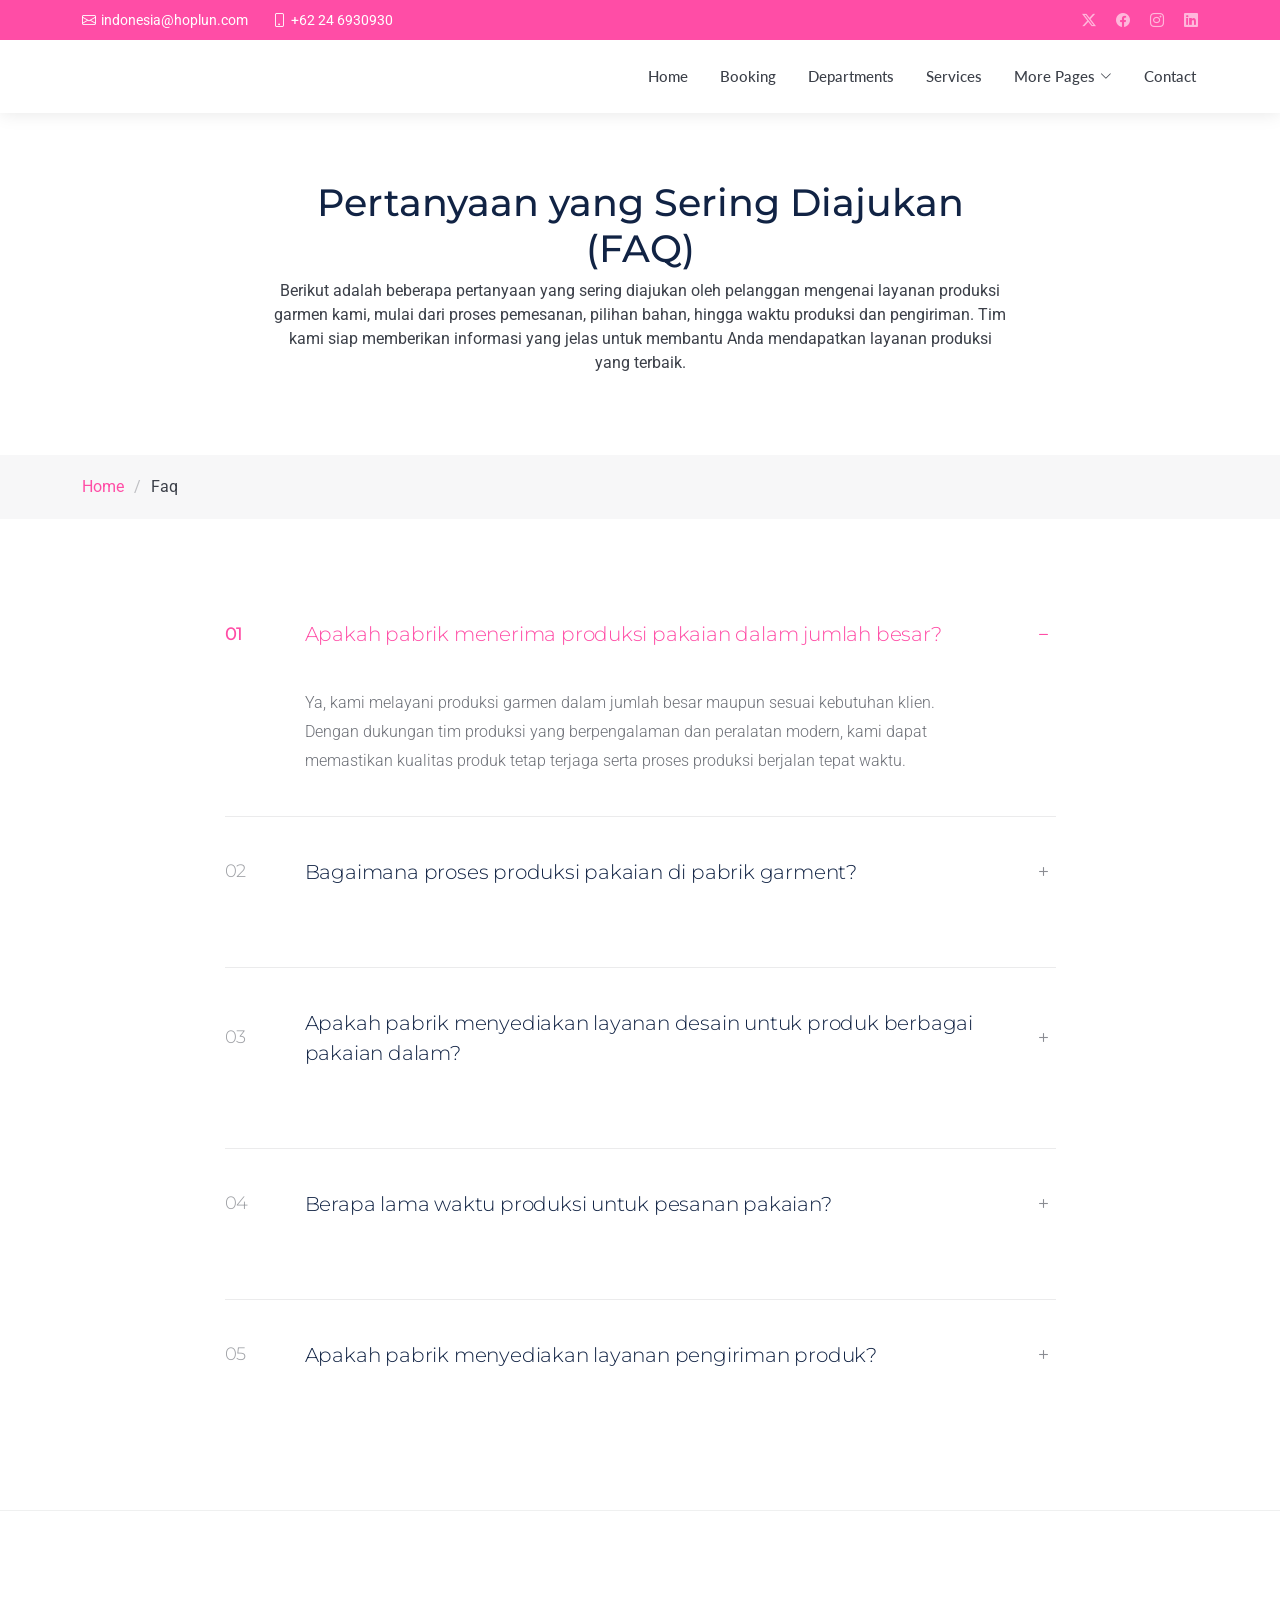
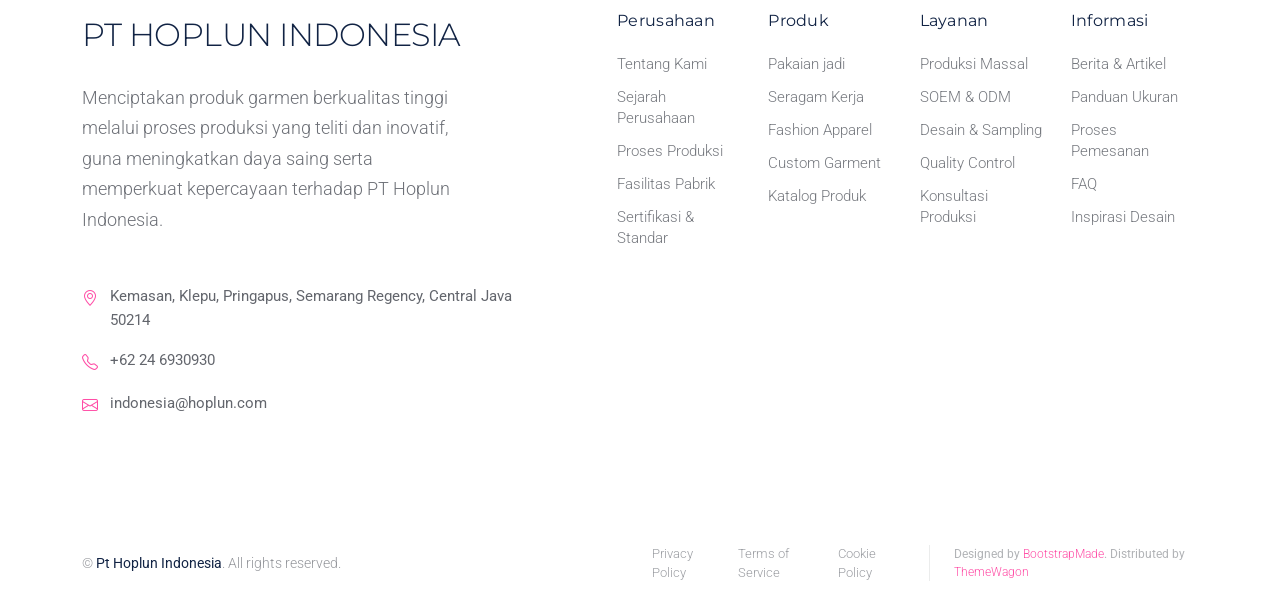
<file: faq.html>
<!DOCTYPE html>
<html lang="en">

<head>
  <meta charset="utf-8">
  <meta content="width=device-width, initial-scale=1.0" name="viewport">
  <title>Faq - PT Hoplun Indonesia</title>
  <meta name="description" content="">
  <meta name="keywords" content="">

  <!-- Favicons -->
  <link rel="icon" type="image/png" href="./assets/img/hoplunlogo.png">
  <link rel="shortcut icon" href="./assets/img/hoplunlogo.png">
  <link rel="apple-touch-icon" href="./assets/img/hoplunlogo.png">
  
  <!-- Fonts -->
  <link href="https://fonts.googleapis.com" rel="preconnect">
  <link href="https://fonts.gstatic.com" rel="preconnect" crossorigin>
  <link
    href="https://fonts.googleapis.com/css2?family=Roboto:ital,wght@0,100;0,300;0,400;0,500;0,700;0,900;1,100;1,300;1,400;1,500;1,700;1,900&family=Montserrat:ital,wght@0,100;0,200;0,300;0,400;0,500;0,600;0,700;0,800;0,900;1,100;1,200;1,300;1,400;1,500;1,600;1,700;1,800;1,900&family=Lato:ital,wght@0,100;0,300;0,400;0,700;0,900;1,100;1,300;1,400;1,700;1,900&display=swap"
    rel="stylesheet">

  <!-- Vendor CSS Files -->
  <link href="assets/vendor/bootstrap/css/bootstrap.min.css" rel="stylesheet">
  <link href="assets/vendor/bootstrap-icons/bootstrap-icons.css" rel="stylesheet">
  <link href="assets/vendor/aos/aos.css" rel="stylesheet">
  <link href="assets/vendor/glightbox/css/glightbox.min.css" rel="stylesheet">
  <link href="assets/vendor/fontawesome-free/css/all.min.css" rel="stylesheet">
  <link href="assets/vendor/swiper/swiper-bundle.min.css" rel="stylesheet">

  <!-- Main CSS File -->
  <!-- Main CSS File -->
<link href="assets/css/main.css" rel="stylesheet">

<!-- =======================================================
  Template Name: PT Hoplun Indonesia
  Company: PT Hoplun Indonesia Garment Factory
  Version: 1.0
  Author: Ibnu Wahab
======================================================== -->
</head>

<body class="faq-page">

  <header id="header" class="header fixed-top">

    <div class="topbar d-flex align-items-center dark-background">
      <div class="container d-flex justify-content-center justify-content-md-between">
        <div class="contact-info d-flex align-items-center">
          <i class="bi bi-envelope d-flex align-items-center"><a
               href="mailto:indonesia@hoplun.com">indonesia@hoplun.com</a></i>
          <i class="bi bi-phone d-flex align-items-center ms-4"><span>+62 24 6930930</span></i>
        </div>
        <div class="social-links d-none d-md-flex align-items-center">
          <a href="#!" class="twitter" title="Twitter"><i class="bi bi-twitter-x"></i></a>
          <a href="#!" class="facebook" title="Facebook"><i class="bi bi-facebook"></i></a>
          <a href="https://www.instagram.com/hoplunindonesia?utm_source=ig_web_button_share_sheet&igsh=ZDNlZDc0MzIxNw==" class="instagram" title="Instagram"><i class="bi bi-instagram"></i></a>
          <a href="#!" class="linkedin" title="LinkedIn"><i class="bi bi-linkedin"></i></a>
        </div>
      </div>
    </div><!-- End Top Bar -->

    <div class="branding d-flex align-items-center">

      <div class="container position-relative d-flex align-items-center justify-content-between">
        <a href="index.html" class="logo d-flex align-items-center" title="PT Hoplun Indonesia">
          <!-- Uncomment the line below if you also wish to use an image logo -->
          <!-- <img src="assets/img/logo.webp" alt=""> -->
          <h1 class="sitename"></h1>
        </a>

        <nav id="navmenu" class="navmenu">
          <ul>
            <li><a href="index.html">Home</a></li>
            <li><a href="Booking.html">Booking</a></li>
            <li><a href="departments.html">Departments</a></li>
            <li><a href="services.html">Services</a></li>
            
            <li class="dropdown"><a href="#"><span>More Pages</span> <i
                  class="bi bi-chevron-down toggle-dropdown"></i></a>
              <ul>
                <li><a href="department-details.html">Department Details</a></li>
                <li><a href="service-details.html">Service Details</a></li>
                
                <li><a href="faq.html" class="active">Frequently Asked Questions</a></li>
                <li><a href="gallery.html">Gallery</a></li>
                <li><a href="terms.html">Terms</a></li>
                <li><a href="privacy.html">Privacy</a></li>               
              </ul>
            </li>
            
            <li><a href="contact.html">Contact</a></li>
          </ul>
          <i class="mobile-nav-toggle d-xl-none bi bi-list"></i>
        </nav>

      </div>

    </div>

  </header>

  <main class="main">

    <!-- Page Title -->
    <div class="page-title">
      <div class="heading">
        <div class="container">
          <div class="row d-flex justify-content-center text-center">
            <div class="col-lg-8">
              <h1 class="heading-title">Pertanyaan yang Sering Diajukan (FAQ)</h1>
              <p class="mb-0">Berikut adalah beberapa pertanyaan yang sering diajukan oleh pelanggan mengenai layanan produksi garmen kami,
                              mulai dari proses pemesanan, pilihan bahan, hingga waktu produksi dan pengiriman. 
                              Tim kami siap memberikan informasi yang jelas untuk membantu Anda mendapatkan layanan produksi yang terbaik.</p>
            </div>
          </div>
        </div>
      </div>
      <nav class="breadcrumbs">
        <div class="container">
          <ol>
            <li><a href="index.html">Home</a></li>
            <li class="current">Faq</li>
          </ol>
        </div>
      </nav>
    </div><!-- End Page Title -->

    <!-- Faq Section -->
    <section id="faq" class="faq section">

      <div class="container" data-aos="fade-up" data-aos-delay="100">

        <div class="row justify-content-center">
          <div class="col-lg-9">

            <div class="faq-wrapper">

              <div class="faq-item faq-active" data-aos="fade-up" data-aos-delay="150">
                <div class="faq-header">
                  <span class="faq-number">01</span>
                  <h4>Apakah pabrik menerima produksi pakaian dalam jumlah besar?</h4>
                  <div class="faq-toggle">
                    <i class="bi bi-plus"></i>
                    <i class="bi bi-dash"></i>
                  </div>
                </div>
                <div class="faq-content">
                  <div class="content-inner">
                    <p>Ya, kami melayani produksi garmen dalam jumlah besar maupun sesuai kebutuhan klien. Dengan dukungan tim produksi yang berpengalaman dan peralatan modern,
                       kami dapat memastikan kualitas produk tetap terjaga serta proses produksi berjalan tepat waktu.
                    </p>
                  </div>
                </div>
              </div><!-- End FAQ Item -->

              <div class="faq-item" data-aos="fade-up" data-aos-delay="200">
                <div class="faq-header">
                  <span class="faq-number">02</span>
                  <h4>Bagaimana proses produksi pakaian di pabrik garment?</h4>
                  <div class="faq-toggle">
                    <i class="bi bi-plus"></i>
                    <i class="bi bi-dash"></i>
                  </div>
                </div>
                <div class="faq-content">
                  <div class="content-inner">
                    <p>Proses produksi dimulai dari perancangan desain dan pemilihan bahan yang sesuai dengan kebutuhan pelanggan. Selanjutnya dilakukan tahap pemotongan kain (cutting),
                       proses penjahitan (sewing), hingga pemeriksaan kualitas (quality control).
                       Setelah itu produk akan melalui tahap finishing dan pengemasan sebelum dikirim kepada pelanggan.</p>
                  </div>
                </div>
              </div><!-- End FAQ Item -->

              <div class="faq-item" data-aos="fade-up" data-aos-delay="250">
                <div class="faq-header">
                  <span class="faq-number">03</span>
                  <h4>Apakah pabrik menyediakan layanan desain untuk produk berbagai pakaian dalam?</h4>
                  <div class="faq-toggle">
                    <i class="bi bi-plus"></i>
                    <i class="bi bi-dash"></i>
                  </div>
                </div>
                <div class="faq-content">
                  <div class="content-inner">
                    <p>Ya, kami menyediakan layanan desain untuk membantu pelanggan mewujudkan konsep pakaian yang diinginkan.
                       Tim kami akan membantu dalam proses perancangan desain, pemilihan bahan yang sesuai, 
                       serta memastikan produk yang dihasilkan memiliki kualitas yang baik dan sesuai dengan kebutuhan pelanggan.</p>
                  </div>
                </div>
              </div><!-- End FAQ Item -->

              <div class="faq-item" data-aos="fade-up" data-aos-delay="300">
                <div class="faq-header">
                  <span class="faq-number">04</span>
                  <h4>Berapa lama waktu produksi untuk pesanan pakaian?</h4>
                  <div class="faq-toggle">
                    <i class="bi bi-plus"></i>
                    <i class="bi bi-dash"></i>
                  </div>
                </div>
                <div class="faq-content">
                  <div class="content-inner">
                    <p>Waktu produksi tergantung pada jumlah pesanan, jenis produk, serta tingkat kesulitan desain.
                       Secara umum, proses produksi memerlukan waktu beberapa hari hingga beberapa minggu.
                       Tim kami akan memberikan estimasi waktu yang jelas sebelum proses produksi dimulai.</p>
                  </div>
                </div>
              </div><!-- End FAQ Item -->

              <div class="faq-item" data-aos="fade-up" data-aos-delay="350">
                <div class="faq-header">
                  <span class="faq-number">05</span>
                  <h4>Apakah pabrik menyediakan layanan pengiriman produk?</h4>
                  <div class="faq-toggle">
                    <i class="bi bi-plus"></i>
                    <i class="bi bi-dash"></i>
                  </div>
                </div>
                <div class="faq-content">
                  <div class="content-inner">
                    <p>Ya, kami menyediakan layanan pengemasan dan pengiriman produk ke berbagai wilayah.
                       Produk akan dikemas dengan rapi untuk menjaga kualitas sebelum sampai ke pelanggan.</p>
                  </div>
                </div>
              </div><!-- End FAQ Item -->

            </div>

          </div>
        </div>

      </div>

    </section><!-- /Faq Section -->

  </main>

  <footer id="footer" class="footer-16 footer position-relative">

    <div class="container">

      <div class="footer-main" data-aos="fade-up" data-aos-delay="100">
        <div class="row align-items-start">

          <div class="col-lg-5">
            <div class="brand-section">
              <a href="index.html" class="logo d-flex align-items-center mb-4">
                <span class="sitename">PT HOPLUN INDONESIA</span>
              </a>
              <p class="brand-description">Menciptakan produk garmen berkualitas tinggi melalui proses produksi yang teliti dan inovatif,
                                           guna meningkatkan daya saing serta memperkuat kepercayaan terhadap PT Hoplun Indonesia.</p>
              <div class="contact-info mt-5">
                <div class="contact-item">
                  <i class="bi bi-geo-alt"></i>
                  <span>Kemasan, Klepu, Pringapus, Semarang Regency, Central Java 50214</span>
                </div>
                <div class="contact-item">
                  <i class="bi bi-telephone"></i>
                  <span>+62 24 6930930</span>
                </div>
                <div class="contact-item">
                  <i class="bi bi-envelope"></i>
                  <span>indonesia@hoplun.com</span>
                </div>
              </div>
            </div>
          </div>

          <div class="col-lg-7">
            <div class="footer-nav-wrapper">
              <div class="row">

                <div class="col-6 col-lg-3">
                  <div class="nav-column">
                    <h6>Perusahaan</h6>
                    <nav class="footer-nav">
                      <a href="#!">Tentang Kami</a>
                      <a href="#!">Sejarah Perusahaan</a>
                      <a href="#!">Proses Produksi</a>
                      <a href="#!">Fasilitas Pabrik</a>
                      <a href="#!">Sertifikasi & Standar</a>
                    </nav>
                  </div>
                </div>

                <div class="col-6 col-lg-3">
                  <div class="nav-column">
                    <h6>Produk</h6>
                    <nav class="footer-nav">
                      <a href="#!">Pakaian jadi</a>
                      <a href="#!">Seragam Kerja</a>
                      <a href="#!">Fashion Apparel</a>
                      <a href="#!">Custom Garment</a>
                      <a href="#!">Katalog Produk</a>
                    </nav>
                  </div>
                </div>

                <div class="col-6 col-lg-3">
                  <div class="nav-column">
                    <h6>Layanan</h6>
                    <nav class="footer-nav">
                      <a href="#!">Produksi Massal</a>
                      <a href="#!">SOEM & ODM</a>
                      <a href="#!">Desain & Sampling</a>
                      <a href="#!">Quality Control</a>
                      <a href="#!">Konsultasi Produksi</a>
                    </nav>
                  </div>
                </div>

                <div class="col-6 col-lg-3">
                  <div class="nav-column">
                    <h6>Informasi</h6>
                    <nav class="footer-nav">
                      <a href="#!">Berita & Artikel</a>
                      <a href="#!">Panduan Ukuran</a>
                      <a href="#!">Proses Pemesanan</a>
                      <a href="#!">FAQ</a>
                      <a href="#!">Inspirasi Desain</a>
                    </nav>
                  </div>
                </div>

              </div>
            </div>
          </div>

        </div>
      </div>

    </div>

    <div class="footer-bottom">
      <div class="container">
        <div class="bottom-content" data-aos="fade-up" data-aos-delay="300">
          <div class="row align-items-center">

            <div class="col-lg-6">
              <div class="copyright">
                <p>© <span class="sitename">Pt Hoplun Indonesia</span>. All rights reserved.</p>
              </div>
            </div>

            <div class="col-lg-6">
              <div class="legal-links">
                <a href="#!">Privacy Policy</a>
                <a href="#!">Terms of Service</a>
                <a href="#!">Cookie Policy</a>
                <div class="credits">
                  <!-- All the links in the footer should remain intact. -->
                  <!-- You can delete the links only if you've purchased the pro version. -->
                  <!-- Licensing information: https://bootstrapmade.com/license/ -->
                  <!-- Purchase the pro version with working PHP/AJAX contact form: [buy-url] -->
                  Designed by <a href="https://bootstrapmade.com/">BootstrapMade</a>. Distributed by <a
                    href="https://themewagon.com" target="_blank" rel="noopener">ThemeWagon</a>
                </div>
              </div>
            </div>

          </div>
        </div>
      </div>
    </div>

  </footer>

  <!-- Scroll Top -->
  <a href="#!" id="scroll-top" class="scroll-top d-flex align-items-center justify-content-center" title="Scroll to top"><i
      class="bi bi-arrow-up-short"></i></a>

  <!-- Preloader -->
  <div id="preloader"></div>

  <!-- Vendor JS Files -->
  <script src="assets/vendor/bootstrap/js/bootstrap.bundle.min.js"></script>
  <script src="assets/vendor/php-email-form/validate.js"></script>
  <script src="assets/vendor/aos/aos.js"></script>
  <script src="assets/vendor/glightbox/js/glightbox.min.js"></script>
  <script src="assets/vendor/purecounter/purecounter_vanilla.js"></script>
  <script src="assets/vendor/swiper/swiper-bundle.min.js"></script>

  <!-- Main JS File -->
  <script src="assets/js/main.js"></script>

</body>

</html>
</file>
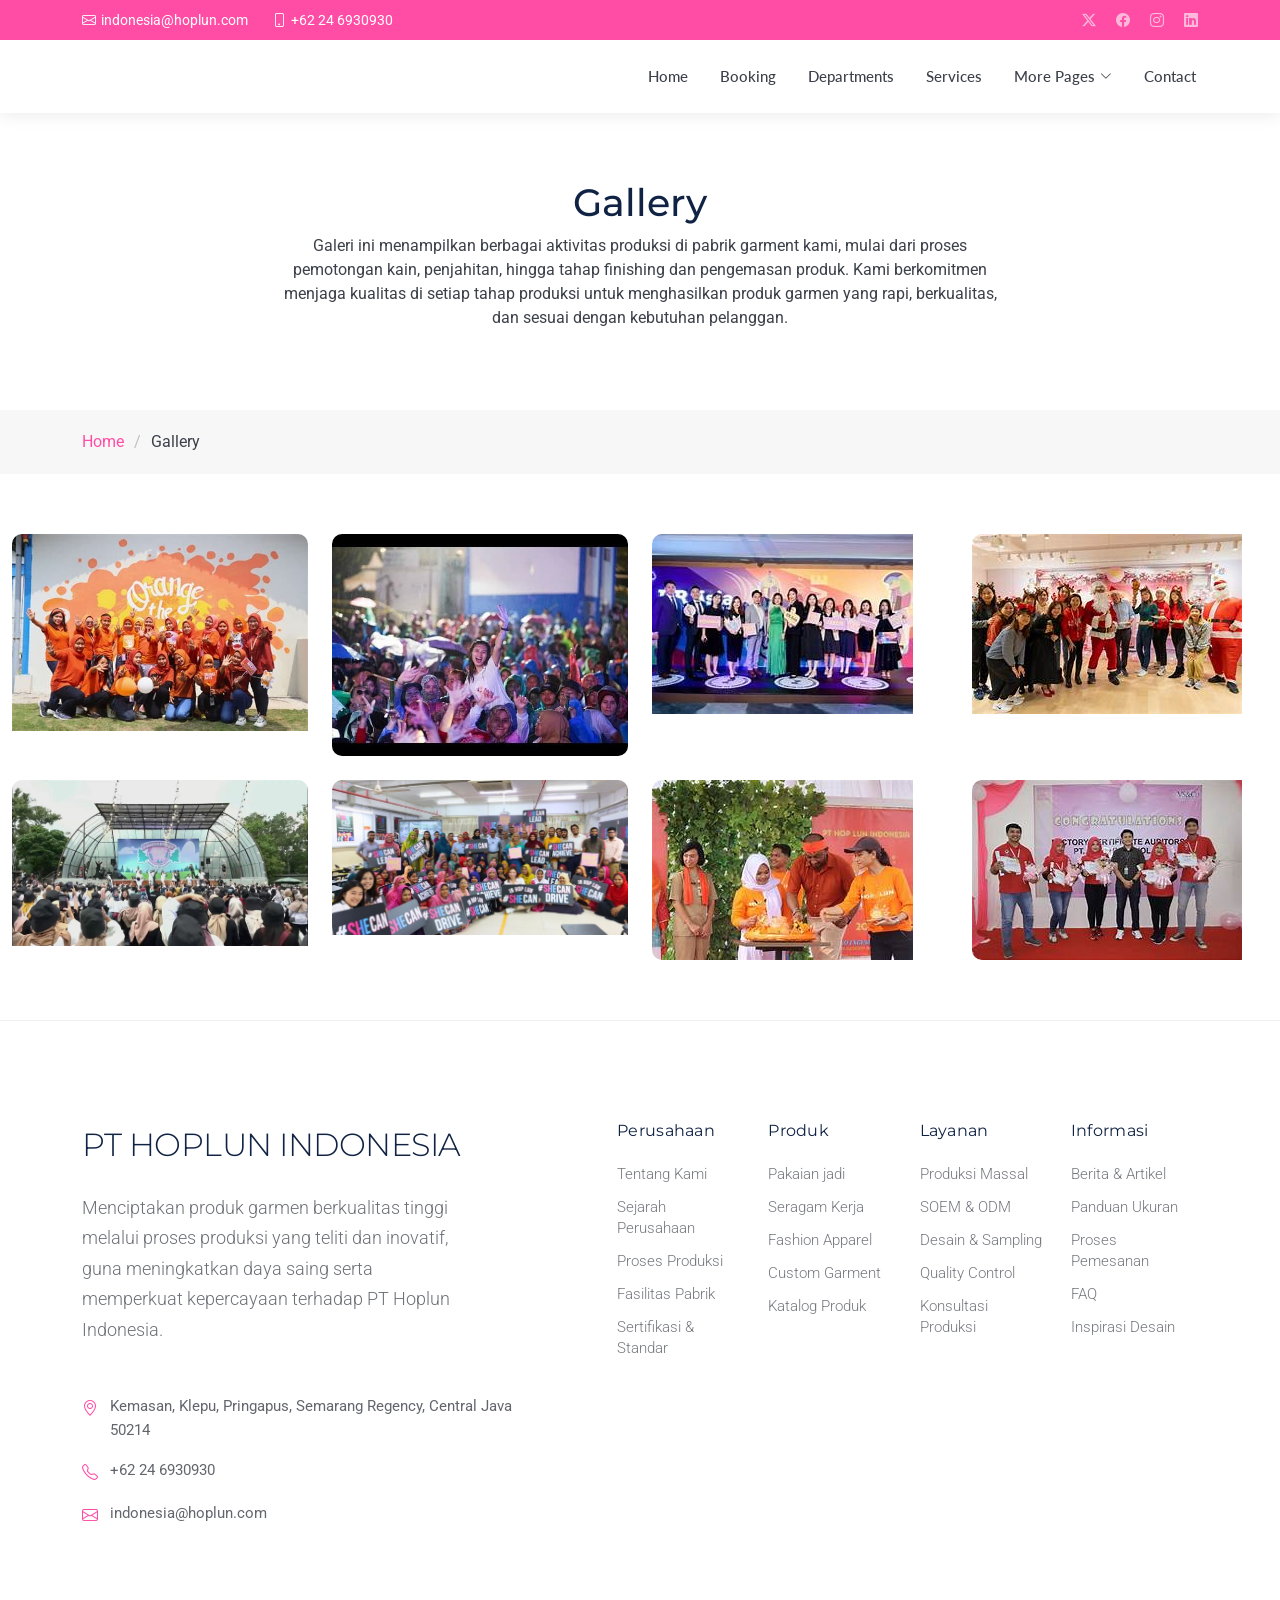
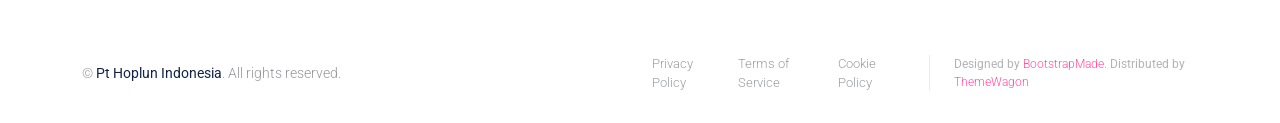
<file: gallery.html>
<!DOCTYPE html>
<html lang="en">

<head>
  <meta charset="utf-8">
  <meta content="width=device-width, initial-scale=1.0" name="viewport">
  <title>Gallery - PT Hoplun Indonesia</title>
  <meta name="description" content="">
  <meta name="keywords" content="">

  <!-- Favicons -->
  <link rel="icon" type="image/png" href="./assets/img/hoplunlogo.png">
  <link rel="shortcut icon" href="./assets/img/hoplunlogo.png">
  <link rel="apple-touch-icon" href="./assets/img/hoplunlogo.png">

  <!-- Fonts -->
  <link href="https://fonts.googleapis.com" rel="preconnect">
  <link href="https://fonts.gstatic.com" rel="preconnect" crossorigin>
  <link
    href="https://fonts.googleapis.com/css2?family=Roboto:ital,wght@0,100;0,300;0,400;0,500;0,700;0,900;1,100;1,300;1,400;1,500;1,700;1,900&family=Montserrat:ital,wght@0,100;0,200;0,300;0,400;0,500;0,600;0,700;0,800;0,900;1,100;1,200;1,300;1,400;1,500;1,600;1,700;1,800;1,900&family=Lato:ital,wght@0,100;0,300;0,400;0,700;0,900;1,100;1,300;1,400;1,700;1,900&display=swap"
    rel="stylesheet">

  <!-- Vendor CSS Files -->
  <link href="assets/vendor/bootstrap/css/bootstrap.min.css" rel="stylesheet">
  <link href="assets/vendor/bootstrap-icons/bootstrap-icons.css" rel="stylesheet">
  <link href="assets/vendor/aos/aos.css" rel="stylesheet">
  <link href="assets/vendor/glightbox/css/glightbox.min.css" rel="stylesheet">
  <link href="assets/vendor/fontawesome-free/css/all.min.css" rel="stylesheet">
  <link href="assets/vendor/swiper/swiper-bundle.min.css" rel="stylesheet">

  <!-- Main CSS File -->
  <!-- Main CSS File -->
<link href="assets/css/main.css" rel="stylesheet">

<!-- =======================================================
  Template Name: PT Hoplun Indonesia
  Company: PT Hoplun Indonesia Garment Factory
  Version: 1.0
  Author: Ibnu Wahab
======================================================== -->
</head>

<body class="gallery-page">

  <header id="header" class="header fixed-top">

    <div class="topbar d-flex align-items-center dark-background">
      <div class="container d-flex justify-content-center justify-content-md-between">
        <div class="contact-info d-flex align-items-center">
          <i class="bi bi-envelope d-flex align-items-center"><a
             href="mailto:indonesia@hoplun.com">indonesia@hoplun.com</a></i>
          <i class="bi bi-phone d-flex align-items-center ms-4"><span>+62 24 6930930</span></i>
        </div>
        <div class="social-links d-none d-md-flex align-items-center">
          <a href="#!" class="twitter" title="Twitter"><i class="bi bi-twitter-x"></i></a>
          <a href="#!" class="facebook" title="Facebook"><i class="bi bi-facebook"></i></a>
          <a href="https://www.instagram.com/hoplunindonesia?utm_source=ig_web_button_share_sheet&igsh=ZDNlZDc0MzIxNw==" class="instagram" title="Instagram"><i class="bi bi-instagram"></i></a>
          <a href="#!" class="linkedin" title="LinkedIn"><i class="bi bi-linkedin"></i></a>
        </div>
      </div>
    </div><!-- End Top Bar -->

    <div class="branding d-flex align-items-cente">

      <div class="container position-relative d-flex align-items-center justify-content-between">
        <a href="index.html" class="logo d-flex align-items-center" title="PT Hoplun Indonesia">
          <!-- Uncomment the line below if you also wish to use an image logo -->
          <!-- <img src="assets/img/logo.webp" alt=""> -->
          <h1 class="sitename"></h1>
        </a>

        <nav id="navmenu" class="navmenu">
          <ul>
            <li><a href="index.html">Home</a></li>
            <li><a href="Booking.html">Booking</a></li>
            <li><a href="departments.html">Departments</a></li>
            <li><a href="services.html">Services</a></li>
            
            <li class="dropdown"><a href="#"><span>More Pages</span> <i
                  class="bi bi-chevron-down toggle-dropdown"></i></a>
              <ul>
                <li><a href="department-details.html">Department Details</a></li>
                <li><a href="service-details.html">Service Details</a></li>               
                
                <li><a href="faq.html">Frequently Asked Questions</a></li>
                <li><a href="gallery.html" class="active">Gallery</a></li>
                <li><a href="terms.html">Terms</a></li>
                <li><a href="privacy.html">Privacy</a></li>               
              </ul>
            </li>
            
            <li><a href="contact.html">Contact</a></li>
          </ul>
          <i class="mobile-nav-toggle d-xl-none bi bi-list"></i>
        </nav>

      </div>

    </div>

  </header>

  <main class="main">

    <!-- Page Title -->
    <div class="page-title">
      <div class="heading">
        <div class="container">
          <div class="row d-flex justify-content-center text-center">
            <div class="col-lg-8">
              <h1 class="heading-title">Gallery</h1>
              <p class="mb-0">
               Galeri ini menampilkan berbagai aktivitas produksi di pabrik garment kami,
               mulai dari proses pemotongan kain, penjahitan, hingga tahap finishing dan pengemasan produk. 
               Kami berkomitmen menjaga kualitas di setiap tahap produksi untuk menghasilkan produk garmen yang rapi, berkualitas, dan sesuai dengan kebutuhan pelanggan.
              </p>
            </div>
          </div>
        </div>
      </div>
      <nav class="breadcrumbs">
        <div class="container">
          <ol>
            <li><a href="index.html">Home</a></li>
            <li class="current">Gallery</li>
          </ol>
        </div>
      </nav>
    </div><!-- End Page Title -->

    <!-- Gallery Section -->
    <section id="gallery" class="gallery section">

      <div class="container-fluid" data-aos="fade-up" data-aos-delay="100">

        <div class="row gy-4 justify-content-center">

          <div class="col-xl-3 col-lg-4 col-md-6">
            <div class="gallery-item h-100">
              <img src="assets/img/gallery/hoplun20.jpg" class="img-fluid" alt="">
              <div class="gallery-links d-flex align-items-center justify-content-center">
                <a href="assets/img/gallery/hoplun20.jpg" title="Gallery 1" class="glightbox preview-link"><i
                    class="bi bi-arrows-angle-expand"></i></a>
                <a href="gallery-single.html" title="View Gallery Details" class="details-link"><i class="bi bi-link-45deg"></i></a>
              </div>
            </div>
          </div><!-- End Gallery Item -->

          <div class="col-xl-3 col-lg-4 col-md-6">
            <div class="gallery-item h-100">
              <img src="assets/img/gallery/hoplun23.jpg" class="img-fluid" alt="">
              <div class="gallery-links d-flex align-items-center justify-content-center">
                <a href="assets/img/gallery/hoplun23.jpg" title="Gallery 2" class="glightbox preview-link"><i
                    class="bi bi-arrows-angle-expand"></i></a>
                <a href="gallery-single.html" title="View Gallery Details" class="details-link"><i class="bi bi-link-45deg"></i></a>
              </div>
            </div>
          </div><!-- End Gallery Item -->

          <div class="col-xl-3 col-lg-4 col-md-6">
            <div class="gallery-item h-100">
              <img src="assets/img/gallery/hoplun25.jpg" class="img-fluid" alt="">
              <div class="gallery-links d-flex align-items-center justify-content-center">
                <a href="assets/img/gallery/hoplun25.jpg" title="Gallery 3" class="glightbox preview-link"><i
                    class="bi bi-arrows-angle-expand"></i></a>
                <a href="gallery-single.html" title="View Gallery Details" class="details-link"><i class="bi bi-link-45deg"></i></a>
              </div>
            </div>
          </div><!-- End Gallery Item -->

          <div class="col-xl-3 col-lg-4 col-md-6">
            <div class="gallery-item h-100">
              <img src="assets/img/gallery/hoplun30.jpg" class="img-fluid" alt="">
              <div class="gallery-links d-flex align-items-center justify-content-center">
                <a href="assets/img/gallery/hoplun30.jpg" title="Gallery 4" class="glightbox preview-link"><i
                    class="bi bi-arrows-angle-expand"></i></a>
                <a href="gallery-single.html" title="View Gallery Details" class="details-link"><i class="bi bi-link-45deg"></i></a>
              </div>
            </div>
          </div><!-- End Gallery Item -->

          <div class="col-xl-3 col-lg-4 col-md-6">
            <div class="gallery-item h-100">
              <img src="assets/img/gallery/hoplun27.jpg" class="img-fluid" alt="">
              <div class="gallery-links d-flex align-items-center justify-content-center">
                <a href="assets/img/gallery/hoplun27.jpg" title="Gallery 5" class="glightbox preview-link"><i
                    class="bi bi-arrows-angle-expand"></i></a>
                <a href="gallery-single.html" title="View Gallery Details" class="details-link"><i class="bi bi-link-45deg"></i></a>
              </div>
            </div>
          </div><!-- End Gallery Item -->

          <div class="col-xl-3 col-lg-4 col-md-6">
            <div class="gallery-item h-100">
              <img src="assets/img/gallery/hoplun28.jpg" class="img-fluid" alt="">
              <div class="gallery-links d-flex align-items-center justify-content-center">
                <a href="assets/img/gallery/hoplun28.jpg" title="Gallery 6" class="glightbox preview-link"><i
                    class="bi bi-arrows-angle-expand"></i></a>
                <a href="gallery-single.html" title="View Gallery Details" class="details-link"><i class="bi bi-link-45deg"></i></a>
              </div>
            </div>
          </div><!-- End Gallery Item -->

          <div class="col-xl-3 col-lg-4 col-md-6">
            <div class="gallery-item h-100">
              <img src="assets/img/gallery/hoplun tump.jpg" class="img-fluid" alt="">
              <div class="gallery-links d-flex align-items-center justify-content-center">
                <a href="assets/img/gallery/hoplun tump.jpg" title="Gallery 7" class="glightbox preview-link"><i
                    class="bi bi-arrows-angle-expand"></i></a>
                <a href="gallery-single.html" title="View Gallery Details" class="details-link"><i class="bi bi-link-45deg"></i></a>
              </div>
            </div>
          </div><!-- End Gallery Item -->

          <div class="col-xl-3 col-lg-4 col-md-6">
            <div class="gallery-item h-100">
              <img src="assets/img/gallery/hoplun29.jpg" class="img-fluid" alt="">
              <div class="gallery-links d-flex align-items-center justify-content-center">
                <a href="assets/img/gallery/hoplun29.jpg" title="Gallery 8" class="glightbox preview-link"><i
                    class="bi bi-arrows-angle-expand"></i></a>
                <a href="gallery-single.html" title="View Gallery Details" class="details-link"><i class="bi bi-link-45deg"></i></a>
              </div>
            </div>
          </div><!-- End Gallery Item -->

        </div>

      </div>

    </section><!-- /Gallery Section -->

  </main>

  <footer id="footer" class="footer-16 footer position-relative">

    <div class="container">

      <div class="footer-main" data-aos="fade-up" data-aos-delay="100">
        <div class="row align-items-start">

          <div class="col-lg-5">
            <div class="brand-section">
              <a href="index.html" class="logo d-flex align-items-center mb-4">
                <span class="sitename">PT HOPLUN INDONESIA</span>
              </a>
              <p class="brand-description">Menciptakan produk garmen berkualitas tinggi melalui proses produksi yang teliti dan inovatif,
                                           guna meningkatkan daya saing serta memperkuat kepercayaan terhadap PT Hoplun Indonesia.</p>

              <div class="contact-info mt-5">
                <div class="contact-item">
                  <i class="bi bi-geo-alt"></i>
                  <span>Kemasan, Klepu, Pringapus, Semarang Regency, Central Java 50214</span>
                </div>
                <div class="contact-item">
                  <i class="bi bi-telephone"></i>
                  <span>+62 24 6930930</span>
                </div>
                <div class="contact-item">
                  <i class="bi bi-envelope"></i>
                  <span>indonesia@hoplun.com</span>
                </div>
              </div>
            </div>
          </div>

          <div class="col-lg-7">
            <div class="footer-nav-wrapper">
              <div class="row">

                <div class="col-6 col-lg-3">
                  <div class="nav-column">
                    <h6>Perusahaan</h6>
                    <nav class="footer-nav">
                      <a href="#!">Tentang Kami</a>
                      <a href="#!">Sejarah Perusahaan</a>
                      <a href="#!">Proses Produksi</a>
                      <a href="#!">Fasilitas Pabrik</a>
                      <a href="#!">Sertifikasi & Standar</a>
                    </nav>
                  </div>
                </div>

                <div class="col-6 col-lg-3">
                  <div class="nav-column">
                    <h6>Produk</h6>
                    <nav class="footer-nav">
                      <a href="#!">Pakaian jadi</a>
                      <a href="#!">Seragam Kerja</a>
                      <a href="#!">Fashion Apparel</a>
                      <a href="#!">Custom Garment</a>
                      <a href="#!">Katalog Produk</a>
                    </nav>
                  </div>
                </div>

                <div class="col-6 col-lg-3">
                  <div class="nav-column">
                    <h6>Layanan</h6>
                    <nav class="footer-nav">
                      <a href="#!">Produksi Massal</a>
                      <a href="#!">SOEM & ODM</a>
                      <a href="#!">Desain & Sampling</a>
                      <a href="#!">Quality Control</a>
                      <a href="#!">Konsultasi Produksi</a>
                    </nav>
                  </div>
                </div>

                <div class="col-6 col-lg-3">
                  <div class="nav-column">
                    <h6>Informasi</h6>
                    <nav class="footer-nav">
                      <a href="#!">Berita & Artikel</a>
                      <a href="#!">Panduan Ukuran</a>
                      <a href="#!">Proses Pemesanan</a>
                      <a href="#!">FAQ</a>
                      <a href="#!">Inspirasi Desain</a>
                    </nav>
                  </div>
                </div>

              </div>
            </div>
          </div>

        </div>
      </div>

    </div>

    <div class="footer-bottom">
      <div class="container">
        <div class="bottom-content" data-aos="fade-up" data-aos-delay="300">
          <div class="row align-items-center">

            <div class="col-lg-6">
              <div class="copyright">
                <p>© <span class="sitename">Pt Hoplun Indonesia</span>. All rights reserved.</p>
              </div>
            </div>

            <div class="col-lg-6">
              <div class="legal-links">
                <a href="#!">Privacy Policy</a>
                <a href="#!">Terms of Service</a>
                <a href="#!">Cookie Policy</a>
                <div class="credits">
                  <!-- All the links in the footer should remain intact. -->
                  <!-- You can delete the links only if you've purchased the pro version. -->
                  <!-- Licensing information: https://bootstrapmade.com/license/ -->
                  <!-- Purchase the pro version with working PHP/AJAX contact form: [buy-url] -->
                  Designed by <a href="https://bootstrapmade.com/">BootstrapMade</a>. Distributed by <a
                    href="https://themewagon.com" target="_blank" rel="noopener">ThemeWagon</a>
                </div>
              </div>
            </div>

          </div>
        </div>
      </div>
    </div>

  </footer>

  <!-- Scroll Top -->
  <a href="#!" id="scroll-top" class="scroll-top d-flex align-items-center justify-content-center" title="Scroll to top"><i
      class="bi bi-arrow-up-short"></i></a>

  <!-- Preloader -->
  <div id="preloader"></div>

  <!-- Vendor JS Files -->
  <script src="assets/vendor/bootstrap/js/bootstrap.bundle.min.js"></script>
  <script src="assets/vendor/php-email-form/validate.js"></script>
  <script src="assets/vendor/aos/aos.js"></script>
  <script src="assets/vendor/glightbox/js/glightbox.min.js"></script>
  <script src="assets/vendor/purecounter/purecounter_vanilla.js"></script>
  <script src="assets/vendor/swiper/swiper-bundle.min.js"></script>

  <!-- Main JS File -->
  <script src="assets/js/main.js"></script>

</body>

</html>
</file>
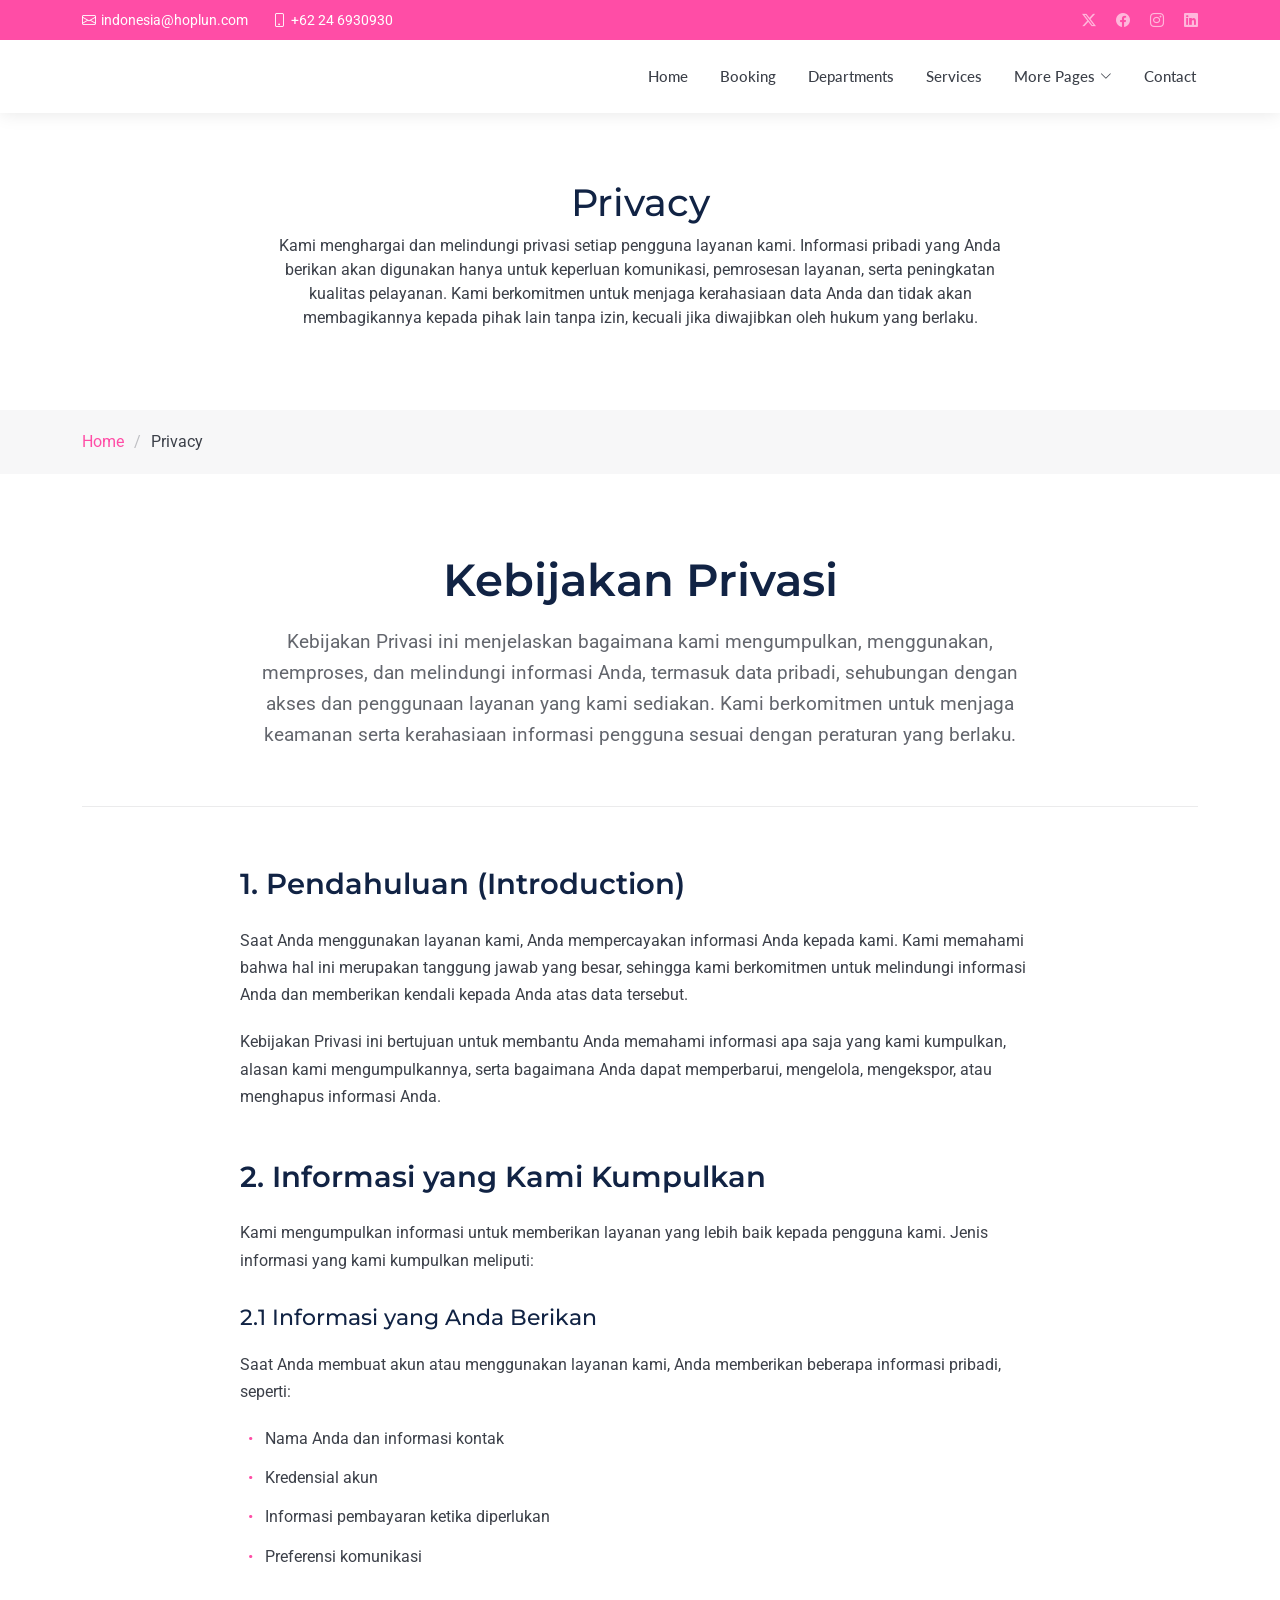
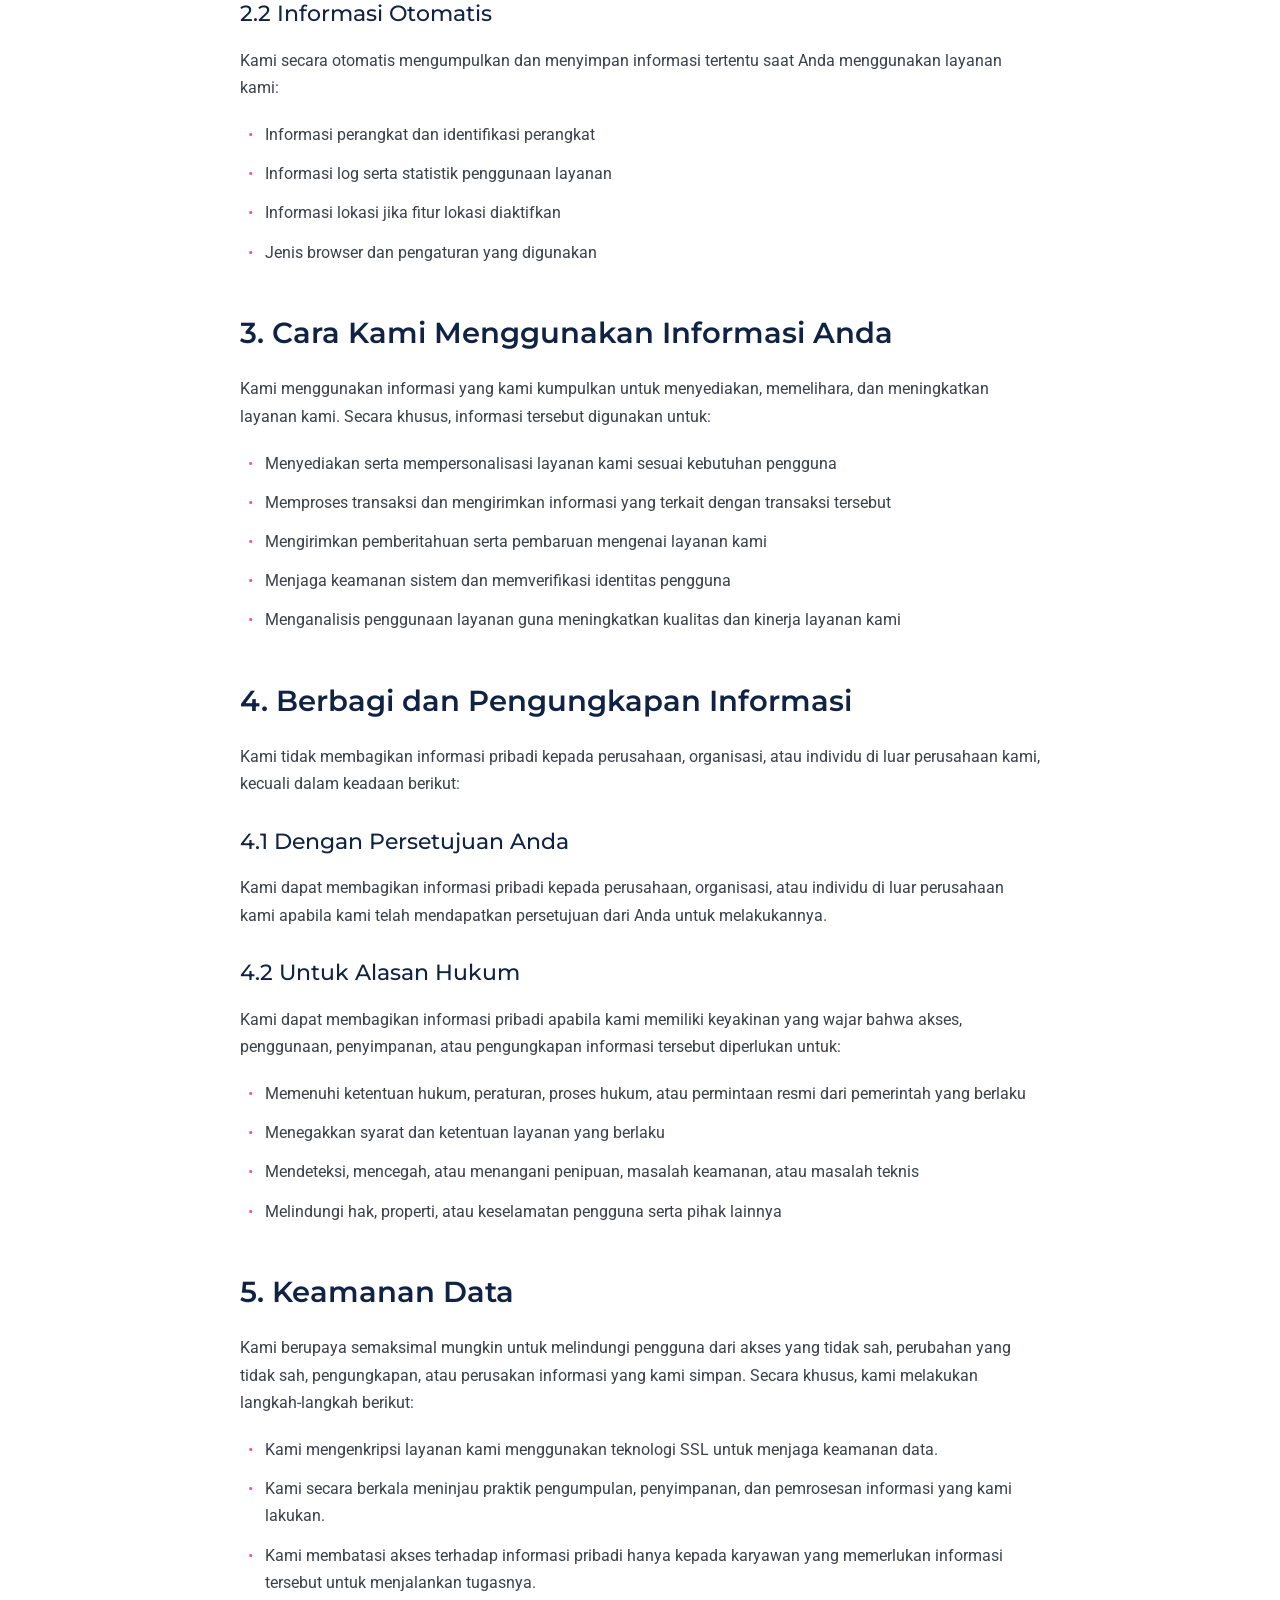
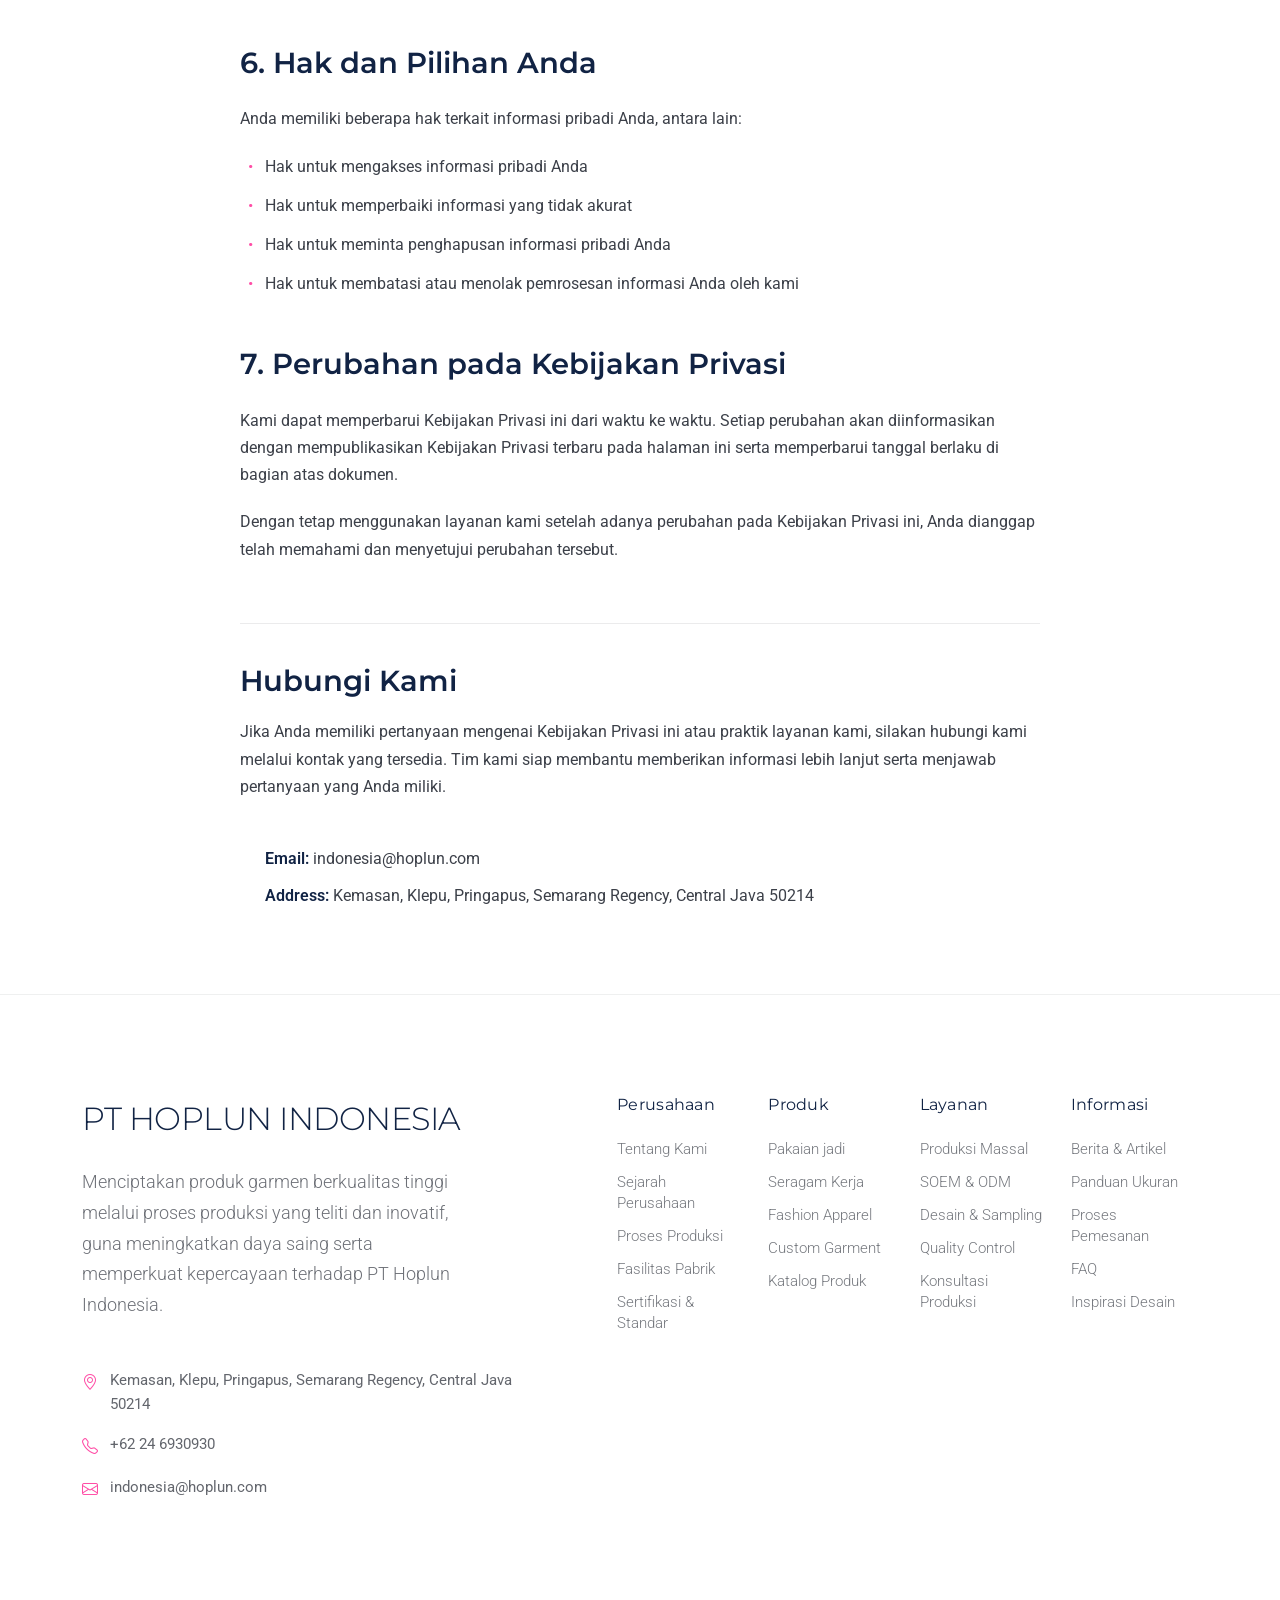
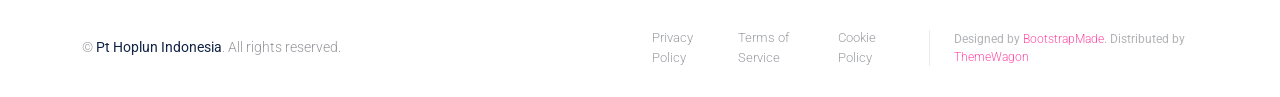
<file: privacy.html>
<!DOCTYPE html>
<html lang="en">

<head>
  <meta charset="utf-8">
  <meta content="width=device-width, initial-scale=1.0" name="viewport">
  <title>Privacy - PT Hoplun Indonesia</title>
  <meta name="description" content="">
  <meta name="keywords" content="">

  <!-- Favicons -->
  <link rel="icon" type="image/png" href="./assets/img/hoplunlogo.png">
  <link rel="shortcut icon" href="./assets/img/hoplunlogo.png">
  <link rel="apple-touch-icon" href="./assets/img/hoplunlogo.png">

  <!-- Fonts -->
  <link href="https://fonts.googleapis.com" rel="preconnect">
  <link href="https://fonts.gstatic.com" rel="preconnect" crossorigin>
  <link
    href="https://fonts.googleapis.com/css2?family=Roboto:ital,wght@0,100;0,300;0,400;0,500;0,700;0,900;1,100;1,300;1,400;1,500;1,700;1,900&family=Montserrat:ital,wght@0,100;0,200;0,300;0,400;0,500;0,600;0,700;0,800;0,900;1,100;1,200;1,300;1,400;1,500;1,600;1,700;1,800;1,900&family=Lato:ital,wght@0,100;0,300;0,400;0,700;0,900;1,100;1,300;1,400;1,700;1,900&display=swap"
    rel="stylesheet">

  <!-- Vendor CSS Files -->
  <link href="assets/vendor/bootstrap/css/bootstrap.min.css" rel="stylesheet">
  <link href="assets/vendor/bootstrap-icons/bootstrap-icons.css" rel="stylesheet">
  <link href="assets/vendor/aos/aos.css" rel="stylesheet">
  <link href="assets/vendor/glightbox/css/glightbox.min.css" rel="stylesheet">
  <link href="assets/vendor/fontawesome-free/css/all.min.css" rel="stylesheet">
  <link href="assets/vendor/swiper/swiper-bundle.min.css" rel="stylesheet">

  <!-- Main CSS File -->
  <!-- Main CSS File -->
<link href="assets/css/main.css" rel="stylesheet">

<!-- =======================================================
  Template Name: PT Hoplun Indonesia
  Company: PT Hoplun Indonesia Garment Factory
  Version: 1.0
  Author: Ibnu Wahab
======================================================== -->
</head>

<body class="privacy-page">

  <header id="header" class="header fixed-top">

    <div class="topbar d-flex align-items-center dark-background">
      <div class="container d-flex justify-content-center justify-content-md-between">
        <div class="contact-info d-flex align-items-center">
          <i class="bi bi-envelope d-flex align-items-center"><a
              href="mailto:indonesia@hoplun.com">indonesia@hoplun.com</a></i>
          <i class="bi bi-phone d-flex align-items-center ms-4"><span>+62 24 6930930</span></i>
        </div>
        <div class="social-links d-none d-md-flex align-items-center">
          <a href="#!" class="twitter" title="Twitter"><i class="bi bi-twitter-x"></i></a>
          <a href="#!" class="facebook" title="Facebook"><i class="bi bi-facebook"></i></a>
          <a href="https://www.instagram.com/hoplunindonesia?utm_source=ig_web_button_share_sheet&igsh=ZDNlZDc0MzIxNw==" class="instagram" title="Instagram"><i class="bi bi-instagram"></i></a>
          <a href="#!" class="linkedin" title="LinkedIn"><i class="bi bi-linkedin"></i></a>
        </div>
      </div>
    </div><!-- End Top Bar -->

    <div class="branding d-flex align-items-center">

      <div class="container position-relative d-flex align-items-center justify-content-between">
        <a href="index.html" class="logo d-flex align-items-center" title="PT Hoplun Indonesia">
          <!-- Uncomment the line below if you also wish to use an image logo -->
          <!-- <img src="assets/img/logo.webp" alt=""> -->
          <h1 class="sitename"></h1>
        </a>

        <nav id="navmenu" class="navmenu">
          <ul>
            <li><a href="index.html">Home</a></li>
            <li><a href="Booking.html">Booking</a></li>
            <li><a href="departments.html">Departments</a></li>
            <li><a href="services.html">Services</a></li>
            
            <li class="dropdown"><a href="#"><span>More Pages</span> <i
                  class="bi bi-chevron-down toggle-dropdown"></i></a>
              <ul>
                <li><a href="department-details.html">Department Details</a></li>
                <li><a href="service-details.html">Service Details</a></li>
                
                <li><a href="faq.html">Frequently Asked Questions</a></li>
                <li><a href="gallery.html">Gallery</a></li>
                <li><a href="terms.html">Terms</a></li>
                <li><a href="privacy.html" class="active">Privacy</a></li>               
              </ul>
            </li>
            
            <li><a href="contact.html">Contact</a></li>
          </ul>
          <i class="mobile-nav-toggle d-xl-none bi bi-list"></i>
        </nav>

      </div>

    </div>

  </header>

  <main class="main">

    <!-- Page Title -->
    <div class="page-title">
      <div class="heading">
        <div class="container">
          <div class="row d-flex justify-content-center text-center">
            <div class="col-lg-8">
              <h1 class="heading-title">Privacy</h1>
              <p class="mb-0">
                Kami menghargai dan melindungi privasi setiap pengguna layanan kami.
                Informasi pribadi yang Anda berikan akan digunakan hanya untuk keperluan komunikasi, pemrosesan layanan, serta peningkatan kualitas pelayanan.
                Kami berkomitmen untuk menjaga kerahasiaan data Anda dan tidak akan membagikannya kepada pihak lain tanpa izin, kecuali jika diwajibkan oleh hukum yang berlaku.
              </p>
            </div>
          </div>
        </div>
      </div>
      <nav class="breadcrumbs">
        <div class="container">
          <ol>
            <li><a href="index.html">Home</a></li>
            <li class="current">Privacy</li>
          </ol>
        </div>
      </nav>
    </div><!-- End Page Title -->

    <!-- Privacy Section -->
    <section id="privacy" class="privacy section">

      <div class="container" data-aos="fade-up">
        <!-- Header -->
        <div class="privacy-header" data-aos="fade-up">
          <div class="header-content">
            <div class="last-updated"></div>
            <h1>Kebijakan Privasi</h1>
            <p class="intro-text">Kebijakan Privasi ini menjelaskan bagaimana kami mengumpulkan, menggunakan, memproses, dan melindungi informasi Anda, termasuk data pribadi, sehubungan dengan akses dan penggunaan layanan yang kami sediakan.
               Kami berkomitmen untuk menjaga keamanan serta kerahasiaan informasi pengguna sesuai dengan peraturan yang berlaku. </p>
          </div>
        </div>

        <!-- Main Content -->
        <div class="privacy-content" data-aos="fade-up">
          <!-- Introduction -->
          <div class="content-section">
            <h2>1. Pendahuluan (Introduction)</h2>
            <p>Saat Anda menggunakan layanan kami, Anda mempercayakan informasi Anda kepada kami. Kami memahami bahwa hal ini merupakan tanggung jawab yang besar, sehingga kami berkomitmen untuk melindungi informasi Anda dan memberikan kendali kepada Anda atas data tersebut.</p>
            <p>Kebijakan Privasi ini bertujuan untuk membantu Anda memahami informasi apa saja yang kami kumpulkan, alasan kami mengumpulkannya, serta bagaimana Anda dapat memperbarui, mengelola, mengekspor, atau menghapus informasi Anda.</p>
          </div>

          <!-- Information Collection -->
          <div class="content-section">
            <h2>2. Informasi yang Kami Kumpulkan</h2>
            <p>Kami mengumpulkan informasi untuk memberikan layanan yang lebih baik kepada pengguna kami.
               Jenis informasi yang kami kumpulkan meliputi:</p>
            <h3>2.1 Informasi yang Anda Berikan</h3>
            <p>Saat Anda membuat akun atau menggunakan layanan kami, Anda memberikan beberapa informasi pribadi, seperti:
            </p>
            <ul>
              <li>Nama Anda dan informasi kontak</li>
              <li>Kredensial akun</li>
              <li>Informasi pembayaran ketika diperlukan</li>
              <li>Preferensi komunikasi</li>
            </ul>

            <h3>2.2 Informasi Otomatis</h3>
            <p>Kami secara otomatis mengumpulkan dan menyimpan informasi tertentu saat Anda menggunakan layanan kami:</p>
            <ul>
              <li>Informasi perangkat dan identifikasi perangkat</li>
              <li>Informasi log serta statistik penggunaan layanan</li>
              <li>Informasi lokasi jika fitur lokasi diaktifkan</li>
              <li>Jenis browser dan pengaturan yang digunakan</li>
            </ul>
          </div>

          <!-- Use of Information -->
          <div class="content-section">
            <h2>3. Cara Kami Menggunakan Informasi Anda</h2>
            <p>Kami menggunakan informasi yang kami kumpulkan untuk menyediakan, memelihara, dan meningkatkan layanan kami. Secara khusus, informasi tersebut digunakan untuk:</p>
            <ul>
              <li>Menyediakan serta mempersonalisasi layanan kami sesuai kebutuhan pengguna</li>
              <li>Memproses transaksi dan mengirimkan informasi yang terkait dengan transaksi tersebut</li>
              <li>Mengirimkan pemberitahuan serta pembaruan mengenai layanan kami</li>
              <li>Menjaga keamanan sistem dan memverifikasi identitas pengguna</li>
              <li>Menganalisis penggunaan layanan guna meningkatkan kualitas dan kinerja layanan kami</li>
            </ul>
          </div>

          <!-- Information Sharing -->
          <div class="content-section">
            <h2>4. Berbagi dan Pengungkapan Informasi</h2>
            <p>Kami tidak membagikan informasi pribadi kepada perusahaan, organisasi, atau individu di luar perusahaan kami, kecuali dalam keadaan berikut:</p>
            <h3>4.1 Dengan Persetujuan Anda</h3>
            <p>Kami dapat membagikan informasi pribadi kepada perusahaan, organisasi, 
              atau individu di luar perusahaan kami apabila kami telah mendapatkan persetujuan dari Anda untuk melakukannya.</p>
            <h3>4.2 Untuk Alasan Hukum</h3>
            <p>Kami dapat membagikan informasi pribadi apabila kami memiliki keyakinan yang wajar bahwa akses, penggunaan, penyimpanan, atau pengungkapan informasi tersebut diperlukan untuk:</p>
            <ul>
              <li>Memenuhi ketentuan hukum, peraturan, proses hukum, atau permintaan resmi dari pemerintah yang berlaku</li>
              <li>Menegakkan syarat dan ketentuan layanan yang berlaku</li>
              <li>Mendeteksi, mencegah, atau menangani penipuan, masalah keamanan, atau masalah teknis</li>
              <li>Melindungi hak, properti, atau keselamatan pengguna serta pihak lainnya</li>
            </ul>
          </div>

          <!-- Data Security -->
          <div class="content-section">
            <h2>5. Keamanan Data</h2>
            <p>Kami berupaya semaksimal mungkin untuk melindungi pengguna dari akses yang tidak sah, perubahan yang tidak sah, pengungkapan, atau perusakan informasi yang kami simpan. Secara khusus, kami melakukan langkah-langkah berikut:</p>
            <ul>
              <li>Kami mengenkripsi layanan kami menggunakan teknologi SSL untuk menjaga keamanan data.</li>
              <li>Kami secara berkala meninjau praktik pengumpulan, penyimpanan, dan pemrosesan informasi yang kami lakukan.</li>
              <li>Kami membatasi akses terhadap informasi pribadi hanya kepada karyawan yang memerlukan informasi tersebut untuk menjalankan tugasnya.</li>
            </ul>
          </div>

          <!-- Your Rights -->
          <div class="content-section">
            <h2>6. Hak dan Pilihan Anda</h2>
            <p>Anda memiliki beberapa hak terkait informasi pribadi Anda, antara lain:</p>
            <ul>
              <li>Hak untuk mengakses informasi pribadi Anda</li>
              <li>Hak untuk memperbaiki informasi yang tidak akurat</li>
              <li>Hak untuk meminta penghapusan informasi pribadi Anda</li>
              <li>Hak untuk membatasi atau menolak pemrosesan informasi Anda oleh kami</li>
            </ul>
          </div>

          <!-- Policy Updates -->
          <div class="content-section">
            <h2>7. Perubahan pada Kebijakan Privasi</h2>
            <p>Kami dapat memperbarui Kebijakan Privasi ini dari waktu ke waktu. Setiap perubahan akan diinformasikan dengan mempublikasikan Kebijakan Privasi terbaru pada halaman ini serta memperbarui tanggal berlaku di bagian atas dokumen.</p>
            <p>Dengan tetap menggunakan layanan kami setelah adanya perubahan pada Kebijakan Privasi ini, Anda dianggap telah memahami dan menyetujui perubahan tersebut.</p>
          </div>
        </div>

        <!-- Contact Section -->
        <div class="privacy-contact" data-aos="fade-up">
          <h2>Hubungi Kami</h2>
          <p>Jika Anda memiliki pertanyaan mengenai Kebijakan Privasi ini atau praktik layanan kami, silakan hubungi kami melalui kontak yang tersedia.
             Tim kami siap membantu memberikan informasi lebih lanjut serta menjawab pertanyaan yang Anda miliki.</p>
          <div class="contact-details">
            <p><strong>Email:</strong> indonesia@hoplun.com</p>
            <p><strong>Address:</strong> Kemasan, Klepu, Pringapus, Semarang Regency, Central Java 50214</p>
          </div>
        </div>

      </div>

    </section><!-- /Privacy Section -->

  </main>

  <footer id="footer" class="footer-16 footer position-relative">

    <div class="container">

      <div class="footer-main" data-aos="fade-up" data-aos-delay="100">
        <div class="row align-items-start">

          <div class="col-lg-5">
            <div class="brand-section">
              <a href="index.html" class="logo d-flex align-items-center mb-4">
                <span class="sitename">PT HOPLUN INDONESIA</span>
              </a>
              <p class="brand-description">Menciptakan produk garmen berkualitas tinggi melalui proses produksi yang teliti dan inovatif,
                                           guna meningkatkan daya saing serta memperkuat kepercayaan terhadap PT Hoplun Indonesia.</p>

              <div class="contact-info mt-5">
                <div class="contact-item">
                  <i class="bi bi-geo-alt"></i>
                  <span>Kemasan, Klepu, Pringapus, Semarang Regency, Central Java 50214</span>
                </div>
                <div class="contact-item">
                  <i class="bi bi-telephone"></i>
                  <span>+62 24 6930930</span>
                </div>
                <div class="contact-item">
                  <i class="bi bi-envelope"></i>
                  <span>indonesia@hoplun.com</span>
                </div>
              </div>
            </div>
          </div>

          <div class="col-lg-7">
            <div class="footer-nav-wrapper">
              <div class="row">

                <div class="col-6 col-lg-3">
                  <div class="nav-column">
                    <h6>Perusahaan</h6>
                    <nav class="footer-nav">
                      <a href="#!">Tentang Kami</a>
                      <a href="#!">Sejarah Perusahaan</a>
                      <a href="#!">Proses Produksi</a>
                      <a href="#!">Fasilitas Pabrik</a>
                      <a href="#!">Sertifikasi & Standar</a>
                    </nav>
                  </div>
                </div>

                <div class="col-6 col-lg-3">
                  <div class="nav-column">
                    <h6>Produk</h6>
                    <nav class="footer-nav">
                      <a href="#!">Pakaian jadi</a>
                      <a href="#!">Seragam Kerja</a>
                      <a href="#!">Fashion Apparel</a>
                      <a href="#!">Custom Garment</a>
                      <a href="#!">Katalog Produk</a>
                    </nav>
                  </div>
                </div>

                <div class="col-6 col-lg-3">
                  <div class="nav-column">
                    <h6>Layanan</h6>
                    <nav class="footer-nav">
                      <a href="#!">Produksi Massal</a>
                      <a href="#!">SOEM & ODM</a>
                      <a href="#!">Desain & Sampling</a>
                      <a href="#!">Quality Control</a>
                      <a href="#!">Konsultasi Produksi</a>
                    </nav>
                  </div>
                </div>

                <div class="col-6 col-lg-3">
                  <div class="nav-column">
                    <h6>Informasi</h6>
                    <nav class="footer-nav">
                      <a href="#!">Berita & Artikel</a>
                      <a href="#!">Panduan Ukuran</a>
                      <a href="#!">Proses Pemesanan</a>
                      <a href="#!">FAQ</a>
                      <a href="#!">Inspirasi Desain</a>
                    </nav>
                  </div>
                </div>

              </div>
            </div>
          </div>

        </div>
      </div>

    </div>

    <div class="footer-bottom">
      <div class="container">
        <div class="bottom-content" data-aos="fade-up" data-aos-delay="300">
          <div class="row align-items-center">

            <div class="col-lg-6">
              <div class="copyright">
                <p>© <span class="sitename">Pt Hoplun Indonesia</span>. All rights reserved.</p>
              </div>
            </div>

            <div class="col-lg-6">
              <div class="legal-links">
                <a href="#!">Privacy Policy</a>
                <a href="#!">Terms of Service</a>
                <a href="#!">Cookie Policy</a>
                <div class="credits">
                  <!-- All the links in the footer should remain intact. -->
                  <!-- You can delete the links only if you've purchased the pro version. -->
                  <!-- Licensing information: https://bootstrapmade.com/license/ -->
                  <!-- Purchase the pro version with working PHP/AJAX contact form: [buy-url] -->
                  Designed by <a href="https://bootstrapmade.com/" rel="noopener">BootstrapMade</a>. Distributed by <a
                    href="https://themewagon.com" target="_blank" rel="noopener">ThemeWagon</a>
                </div>
              </div>
            </div>

          </div>
        </div>
      </div>
    </div>

  </footer>

  <!-- Scroll Top -->
  <a href="#!" id="scroll-top" class="scroll-top d-flex align-items-center justify-content-center" title="Scroll to top"><i
      class="bi bi-arrow-up-short"></i></a>
  <!-- Preloader -->
  <div id="preloader"></div>

  <!-- Vendor JS Files -->
  <script src="assets/vendor/bootstrap/js/bootstrap.bundle.min.js"></script>
  <script src="assets/vendor/php-email-form/validate.js"></script>
  <script src="assets/vendor/aos/aos.js"></script>
  <script src="assets/vendor/glightbox/js/glightbox.min.js"></script>
  <script src="assets/vendor/purecounter/purecounter_vanilla.js"></script>
  <script src="assets/vendor/swiper/swiper-bundle.min.js"></script>

  <!-- Main JS File -->
  <script src="assets/js/main.js"></script>

</body>

</html>
</file>
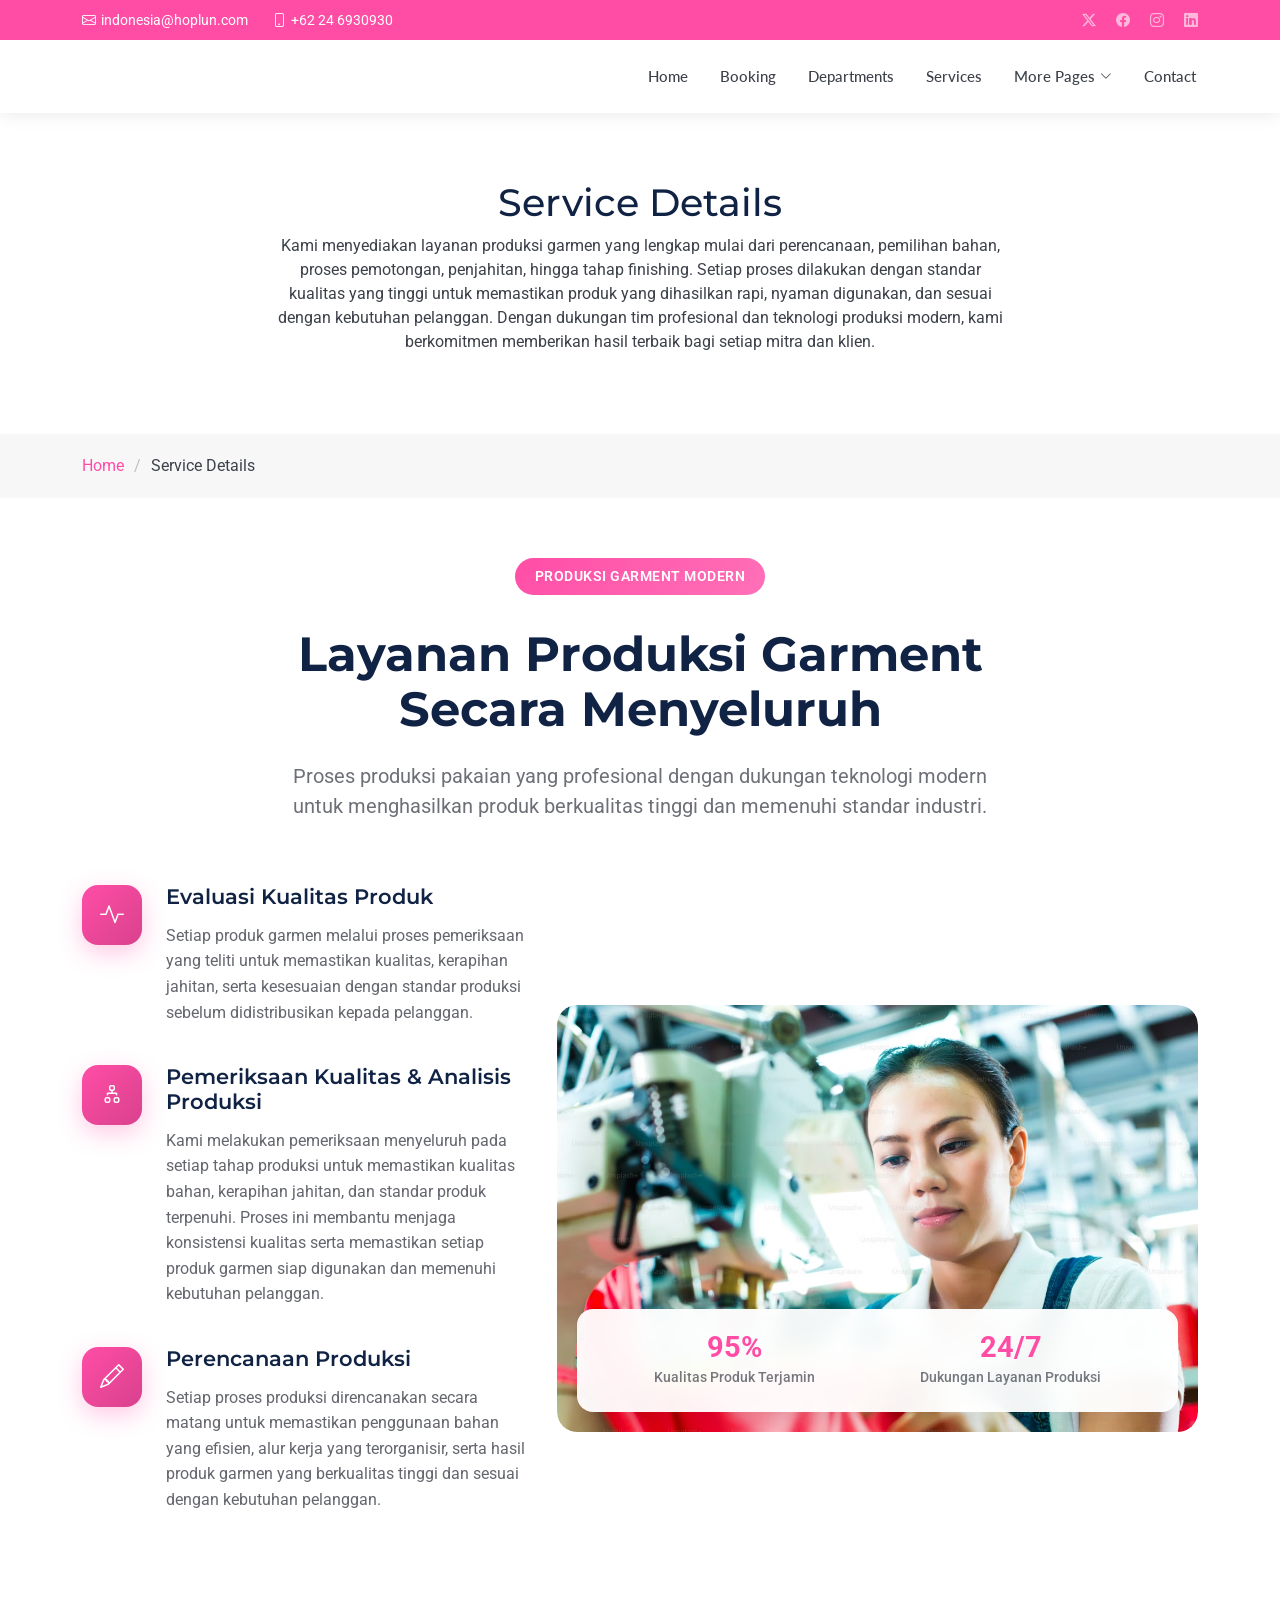
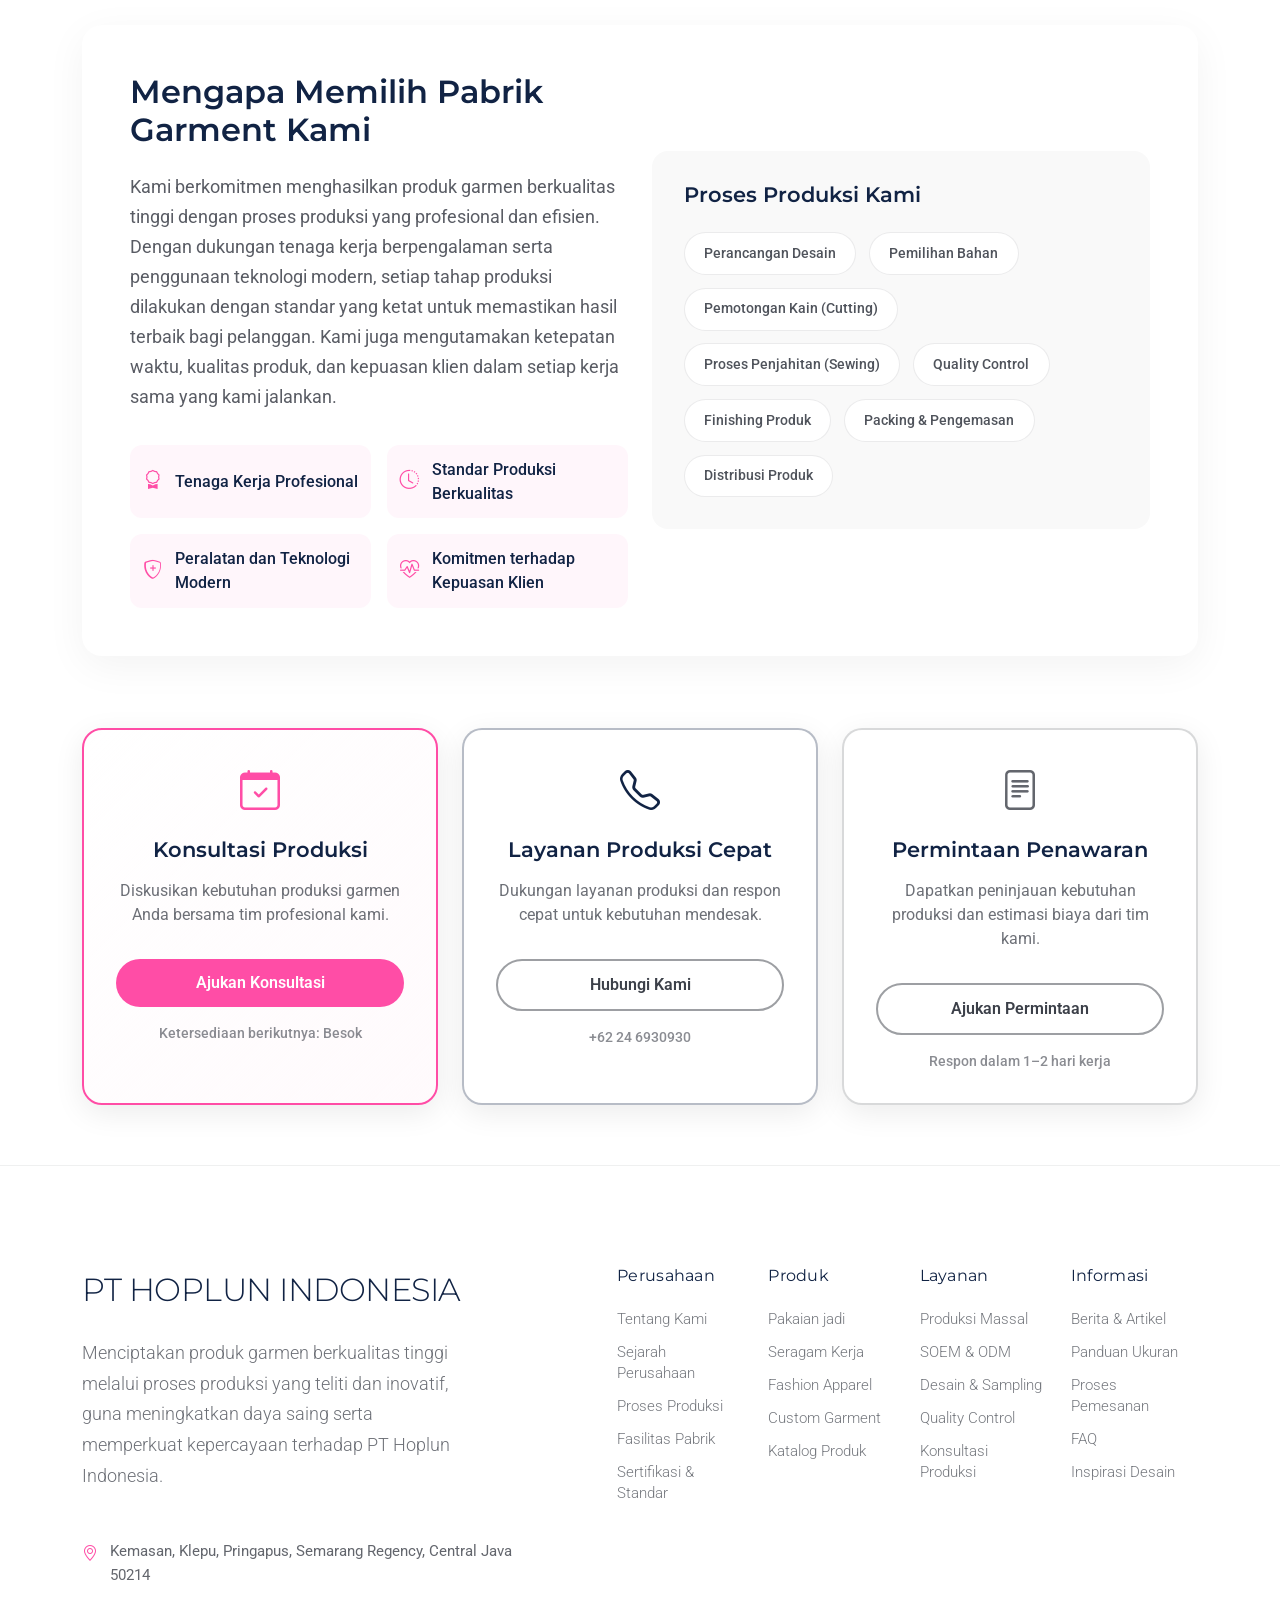
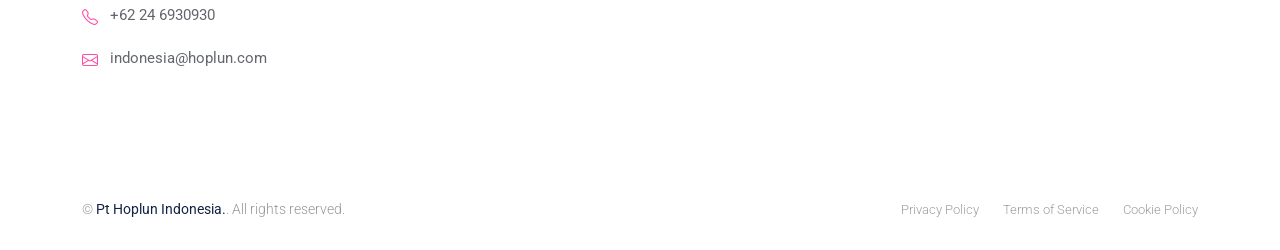
<file: service-details.html>
<!DOCTYPE html>
<html lang="en">

<head>
  <meta charset="utf-8">
  <meta content="width=device-width, initial-scale=1.0" name="viewport">
  <title>Service Details - PT Hoplun Indonesia</title>
  <meta name="description" content="">
  <meta name="keywords" content="">

  <!-- Favicons -->
  <link rel="icon" type="image/png" href="./assets/img/hoplunlogo.png">
  <link rel="shortcut icon" href="./assets/img/hoplunlogo.png">
  <link rel="apple-touch-icon" href="./assets/img/hoplunlogo.png">

  <!-- Fonts -->
  <link href="https://fonts.googleapis.com" rel="preconnect">
  <link href="https://fonts.gstatic.com" rel="preconnect" crossorigin>
  <link
    href="https://fonts.googleapis.com/css2?family=Roboto:ital,wght@0,100;0,300;0,400;0,500;0,700;0,900;1,100;1,300;1,400;1,500;1,700;1,900&family=Montserrat:ital,wght@0,100;0,200;0,300;0,400;0,500;0,600;0,700;0,800;0,900;1,100;1,200;1,300;1,400;1,500;1,600;1,700;1,800;1,900&family=Lato:ital,wght@0,100;0,300;0,400;0,700;0,900;1,100;1,300;1,400;1,700;1,900&display=swap"
    rel="stylesheet">

  <!-- Vendor CSS Files -->
  <link href="assets/vendor/bootstrap/css/bootstrap.min.css" rel="stylesheet">
  <link href="assets/vendor/bootstrap-icons/bootstrap-icons.css" rel="stylesheet">
  <link href="assets/vendor/aos/aos.css" rel="stylesheet">
  <link href="assets/vendor/glightbox/css/glightbox.min.css" rel="stylesheet">
  <link href="assets/vendor/fontawesome-free/css/all.min.css" rel="stylesheet">
  <link href="assets/vendor/swiper/swiper-bundle.min.css" rel="stylesheet">

  <!-- Main CSS File -->
  <link href="assets/css/main.css" rel="stylesheet">

  <!-- Main CSS File -->
<link href="assets/css/main.css" rel="stylesheet">

<!-- =======================================================
  Template Name: PT Hoplun Indonesia
  Company: PT Hoplun Indonesia Garment Factory
  Version: 1.0
  Author: Ibnu Wahab
======================================================== -->
</head>

<body class="service-details-page">

  <header id="header" class="header fixed-top">

    <div class="topbar d-flex align-items-center dark-background">
      <div class="container d-flex justify-content-center justify-content-md-between">
        <div class="contact-info d-flex align-items-center">
          <i class="bi bi-envelope d-flex align-items-center"><a
               href="mailto:indonesia@hoplun.com">indonesia@hoplun.com</a></i>
          <i class="bi bi-phone d-flex align-items-center ms-4"><span>+62 24 6930930</span></i>
        </div>
        <div class="social-links d-none d-md-flex align-items-center">
          <a href="#!" class="twitter" title="Twitter"><i class="bi bi-twitter-x"></i></a>
          <a href="#!" class="facebook" title="Facebook"><i class="bi bi-facebook"></i></a>
          <a href="https://www.instagram.com/hoplunindonesia?utm_source=ig_web_button_share_sheet&igsh=ZDNlZDc0MzIxNw==" class="instagram" title="Instagram"><i class="bi bi-instagram"></i></a>
          <a href="#!" class="linkedin" title="LinkedIn"><i class="bi bi-linkedin"></i></a>
        </div>
      </div>
    </div><!-- End Top Bar -->

    <div class="branding d-flex align-items-center">

      <div class="container position-relative d-flex align-items-center justify-content-between">
        <a href="index.html" class="logo d-flex align-items-center" title="Home">
          <!-- Uncomment the line below if you also wish to use an image logo -->
          <!-- <img src="assets/img/logo.webp" alt=""> -->
          <h1 class="sitename"></h1>
        </a>

        <nav id="navmenu" class="navmenu">
          <ul>
            <li><a href="index.html">Home</a></li>
            <li><a href="Booking.html">Booking</a></li>
            <li><a href="departments.html">Departments</a></li>
            <li><a href="services.html">Services</a></li>
            <li class="dropdown"><a href="#"><span>More Pages</span> <i
                  class="bi bi-chevron-down toggle-dropdown"></i></a>
              <ul>
                <li><a href="department-details.html">Department Details</a></li>
                <li><a href="service-details.html" class="active">Service Details</a></li>
                
                <li><a href="faq.html">Frequently Asked Questions</a></li>
                <li><a href="gallery.html">Gallery</a></li>
                <li><a href="terms.html">Terms</a></li>
                <li><a href="privacy.html">Privacy</a></li>               
              </ul>
            </li>
            
            <li><a href="contact.html">Contact</a></li>
          </ul>
          <i class="mobile-nav-toggle d-xl-none bi bi-list"></i>
        </nav>

      </div>

    </div>

  </header>

  <main class="main">

    <!-- Page Title -->
    <div class="page-title">
      <div class="heading">
        <div class="container">
          <div class="row d-flex justify-content-center text-center">
            <div class="col-lg-8">
              <h1 class="heading-title">Service Details</h1>
              <p class="mb-0">
                Kami menyediakan layanan produksi garmen yang lengkap mulai dari perencanaan, pemilihan bahan, proses pemotongan, penjahitan, hingga tahap finishing. 
                Setiap proses dilakukan dengan standar kualitas yang tinggi untuk memastikan produk yang dihasilkan rapi, nyaman digunakan, dan sesuai dengan kebutuhan pelanggan. 
                Dengan dukungan tim profesional dan teknologi produksi modern, kami berkomitmen memberikan hasil terbaik bagi setiap mitra dan klien.
              </p>
            </div>
          </div>
        </div>
      </div>
      <nav class="breadcrumbs">
        <div class="container">
          <ol>
            <li><a href="index.html">Home</a></li>
            <li class="current">Service Details</li>
          </ol>
        </div>
      </nav>
    </div><!-- End Page Title -->

    <!-- Service Details 2 Section -->
    <section id="service-details-2" class="service-details-2 section">

      <div class="container" data-aos="fade-up" data-aos-delay="100">

        <div class="row">

          <div class="col-lg-8 mx-auto text-center mb-5" data-aos="fade-up" data-aos-delay="150">
            <div class="service-header">
              <div class="service-category">
                <span>Produksi Garment Modern</span>
              </div>
              <h2>Layanan Produksi Garment Secara Menyeluruh</h2>
              <p class="lead">Proses produksi pakaian yang profesional dengan dukungan teknologi modern untuk menghasilkan produk berkualitas tinggi dan memenuhi standar industri.</p>
            </div>
          </div>

        </div>

        <div class="row gy-4 align-items-center">

          <div class="col-lg-5" data-aos="fade-right" data-aos-delay="200">
            <div class="service-details">

              <div class="detail-item">
                <div class="icon-wrapper">
                  <i class="bi bi-activity"></i>
                </div>
                <div class="content">
                  <h4>Evaluasi Kualitas Produk</h4>
                  <p>Setiap produk garmen melalui proses pemeriksaan yang teliti untuk memastikan kualitas, kerapihan jahitan, 
                     serta kesesuaian dengan standar produksi sebelum didistribusikan kepada pelanggan.</p>
                </div>
              </div>

              <div class="detail-item">
                <div class="icon-wrapper">
                  <i class="bi bi-diagram-2"></i>
                </div>
                <div class="content">
                  <h4>Pemeriksaan Kualitas & Analisis Produksi</h4>
                  <p>Kami melakukan pemeriksaan menyeluruh pada setiap tahap produksi untuk memastikan kualitas bahan, kerapihan jahitan, dan standar produk terpenuhi.
                     Proses ini membantu menjaga konsistensi kualitas serta memastikan setiap produk garmen siap digunakan dan memenuhi kebutuhan pelanggan.</p>
                </div>
              </div>

              <div class="detail-item">
                <div class="icon-wrapper">
                  <i class="bi bi-pencil"></i>
                </div>
                <div class="content">
                  <h4>Perencanaan Produksi</h4>
                  <p>Setiap proses produksi direncanakan secara matang untuk memastikan penggunaan bahan yang efisien, alur kerja yang terorganisir, 
                     serta hasil produk garmen yang berkualitas tinggi dan sesuai dengan kebutuhan pelanggan.</p>
                </div>
              </div>

            </div>
          </div>

          <div class="col-lg-7" data-aos="fade-left" data-aos-delay="300">
            <div class="service-visual">
              <img src="assets/img/health/hoplun hd.avif" alt="Neurology Services" class="img-fluid">
              <div class="visual-overlay">
                <div class="stats-card">
                  <div class="stat">
                    <span class="number">95%</span>
                    <span class="label">Kualitas Produk Terjamin</span>
                  </div>
                  <div class="stat">
                    <span class="number">24/7</span>
                    <span class="label">Dukungan Layanan Produksi</span>
                  </div>
                </div>
              </div>
            </div>
          </div>

        </div>

        <div class="row gy-4 mt-5">

          <div class="col-12" data-aos="fade-up" data-aos-delay="100">
            <div class="service-overview">
              <div class="row align-items-center">

                <div class="col-lg-6">
                  <h3>Mengapa Memilih Pabrik Garment Kami</h3>
                  <p>Kami berkomitmen menghasilkan produk garmen berkualitas tinggi dengan proses produksi yang profesional dan efisien.
                     Dengan dukungan tenaga kerja berpengalaman serta penggunaan teknologi modern, setiap tahap produksi dilakukan dengan standar yang ketat untuk memastikan hasil terbaik bagi pelanggan.
                      Kami juga mengutamakan ketepatan waktu, kualitas produk, dan kepuasan klien dalam setiap kerja sama yang kami jalankan.</p>

                  <div class="features-grid">
                    <div class="feature">
                      <i class="bi bi-award"></i>
                      <span>Tenaga Kerja Profesional</span>
                    </div>
                    <div class="feature">
                      <i class="bi bi-clock-history"></i>
                      <span>Standar Produksi Berkualitas</span>
                    </div>
                    <div class="feature">
                      <i class="bi bi-shield-plus"></i>
                      <span>Peralatan dan Teknologi Modern</span>
                    </div>
                    <div class="feature">
                      <i class="bi bi-heart-pulse"></i>
                      <span>Komitmen terhadap Kepuasan Klien</span>
                    </div>
                  </div>
                </div>

                <div class="col-lg-6">
                  <div class="treatment-areas">
                    <h4>Proses Produksi Kami</h4>
                    <div class="condition-tags">
                      <span class="tag">Perancangan Desain</span>
                      <span class="tag">Pemilihan Bahan</span>
                      <span class="tag">Pemotongan Kain (Cutting)</span>
                      <span class="tag">Proses Penjahitan (Sewing)</span>
                      <span class="tag">Quality Control</span>
                      <span class="tag">Finishing Produk</span>
                      <span class="tag">Packing & Pengemasan</span>
                      <span class="tag">Distribusi Produk</span>
                    </div>
                  </div>
                </div>

              </div>
            </div>
          </div>

        </div>

        <div class="row gy-4 mt-5">

          <div class="col-lg-4" data-aos="zoom-in" data-aos-delay="100">
            <div class="action-card primary">
              <div class="card-header">
                <i class="bi bi-calendar-check"></i>
                <h4>Konsultasi Produksi</h4>
              </div>
              <p>Diskusikan kebutuhan produksi garmen Anda bersama tim profesional kami.</p>
              <div class="card-footer">
                <a href="#!" class="btn-action">Ajukan Konsultasi</a>
                <span class="availability">Ketersediaan berikutnya: Besok</span>
              </div>
            </div>
          </div>

          <div class="col-lg-4" data-aos="zoom-in" data-aos-delay="200">
            <div class="action-card secondary">
              <div class="card-header">
                <i class="bi bi-telephone"></i>
                <h4>Layanan Produksi Cepat</h4>
              </div>
              <p>Dukungan layanan produksi dan respon cepat untuk kebutuhan mendesak.</p>
              <div class="card-footer">
                <a href="tel:+15551234567" class="btn-action">Hubungi Kami</a>
                <span class="availability">+62 24 6930930</span>
              </div>
            </div>
          </div>

          <div class="col-lg-4" data-aos="zoom-in" data-aos-delay="300">
            <div class="action-card tertiary">
              <div class="card-header">
                <i class="bi bi-file-text"></i>
                <h4>Permintaan Penawaran</h4>
              </div>
              <p>Dapatkan peninjauan kebutuhan produksi dan estimasi biaya dari tim kami.</p>
              <div class="card-footer">
                <a href="#!" class="btn-action">Ajukan Permintaan</a>
                <span class="availability">Respon dalam 1–2 hari kerja</span>
              </div>
            </div>
          </div>

        </div>

      </div>

    </section><!-- /Service Details 2 Section -->

  </main>

  <footer id="footer" class="footer-16 footer position-relative">

    <div class="container">

      <div class="footer-main" data-aos="fade-up" data-aos-delay="100">
        <div class="row align-items-start">

          <div class="col-lg-5">
            <div class="brand-section">
              <a href="index.html" class="logo d-flex align-items-center mb-4">
                <span class="sitename">PT HOPLUN INDONESIA</span>
              </a>
              <p class="brand-description">Menciptakan produk garmen berkualitas tinggi melalui proses produksi yang teliti dan inovatif, 
                guna meningkatkan daya saing serta memperkuat kepercayaan terhadap PT Hoplun Indonesia.</p>
              <div class="contact-info mt-5">
                <div class="contact-item">
                  <i class="bi bi-geo-alt"></i>
                  <span>Kemasan, Klepu, Pringapus, Semarang Regency, Central Java 50214</span>
                </div>
                <div class="contact-item">
                  <i class="bi bi-telephone"></i>
                  <span>+62 24 6930930</span>
                </div>
                <div class="contact-item">
                  <i class="bi bi-envelope"></i>
                  <span>indonesia@hoplun.com</span>
                </div>
              </div>
            </div>
          </div>

          <div class="col-lg-7">
            <div class="footer-nav-wrapper">
              <div class="row">

                <div class="col-6 col-lg-3">
                  <div class="nav-column">
                    <h6>Perusahaan</h6>
                    <nav class="footer-nav">
                      <a href="#!">Tentang Kami</a>
                      <a href="#!">Sejarah Perusahaan</a>
                      <a href="#!">Proses Produksi</a>
                      <a href="#!">Fasilitas Pabrik</a>
                      <a href="#!">Sertifikasi & Standar</a>
                    </nav>
                  </div>
                </div>

                <div class="col-6 col-lg-3">
                  <div class="nav-column">
                    <h6>Produk</h6>
                    <nav class="footer-nav">
                      <a href="#!">Pakaian jadi</a>
                      <a href="#!">Seragam Kerja</a>
                      <a href="#!">Fashion Apparel</a>
                      <a href="#!">Custom Garment</a>
                      <a href="#!">Katalog Produk</a>
                    </nav>
                  </div>
                </div>

                <div class="col-6 col-lg-3">
                  <div class="nav-column">
                    <h6>Layanan</h6>
                    <nav class="footer-nav">
                      <a href="#!">Produksi Massal</a>
                      <a href="#!">SOEM & ODM</a>
                      <a href="#!">Desain & Sampling</a>
                      <a href="#!">Quality Control</a>
                      <a href="#!">Konsultasi Produksi</a>
                    </nav>
                  </div>
                </div>

                <div class="col-6 col-lg-3">
                  <div class="nav-column">
                    <h6>Informasi</h6>
                    <nav class="footer-nav">
                      <a href="#!">Berita & Artikel</a>
                      <a href="#!">Panduan Ukuran</a>
                      <a href="#!">Proses Pemesanan</a>
                      <a href="#!">FAQ</a>
                      <a href="#!">Inspirasi Desain</a>
                    </nav>
                  </div>
                </div>

              </div>
            </div>
          </div>

        </div>
      </div>

    </div>

    <div class="footer-bottom">
      <div class="container">
        <div class="bottom-content" data-aos="fade-up" data-aos-delay="300">
          <div class="row align-items-center">

            <div class="col-lg-6">
              <div class="copyright">
                <p>© <span class="sitename">Pt Hoplun Indonesia.</span>. All rights reserved.</p>
              </div>
            </div>

            <div class="col-lg-6">
              <div class="legal-links">
                <a href="#!">Privacy Policy</a>
                <a href="#!">Terms of Service</a>
                <a href="#!">Cookie Policy</a>
                
              </div>
            </div>

          </div>
        </div>
      </div>
    </div>

  </footer>

  <!-- Scroll Top -->
  <a href="#!" id="scroll-top" class="scroll-top d-flex align-items-center justify-content-center" title="Scroll to top"><i
      class="bi bi-arrow-up-short"></i></a>

  <!-- Preloader -->
  <div id="preloader"></div>

  <!-- Vendor JS Files -->
  <script src="assets/vendor/bootstrap/js/bootstrap.bundle.min.js"></script>
  <script src="assets/vendor/php-email-form/validate.js"></script>
  <script src="assets/vendor/aos/aos.js"></script>
  <script src="assets/vendor/glightbox/js/glightbox.min.js"></script>
  <script src="assets/vendor/purecounter/purecounter_vanilla.js"></script>
  <script src="assets/vendor/swiper/swiper-bundle.min.js"></script>

  <!-- Main JS File -->
  <script src="assets/js/main.js"></script>

</body>

</html>
</file>
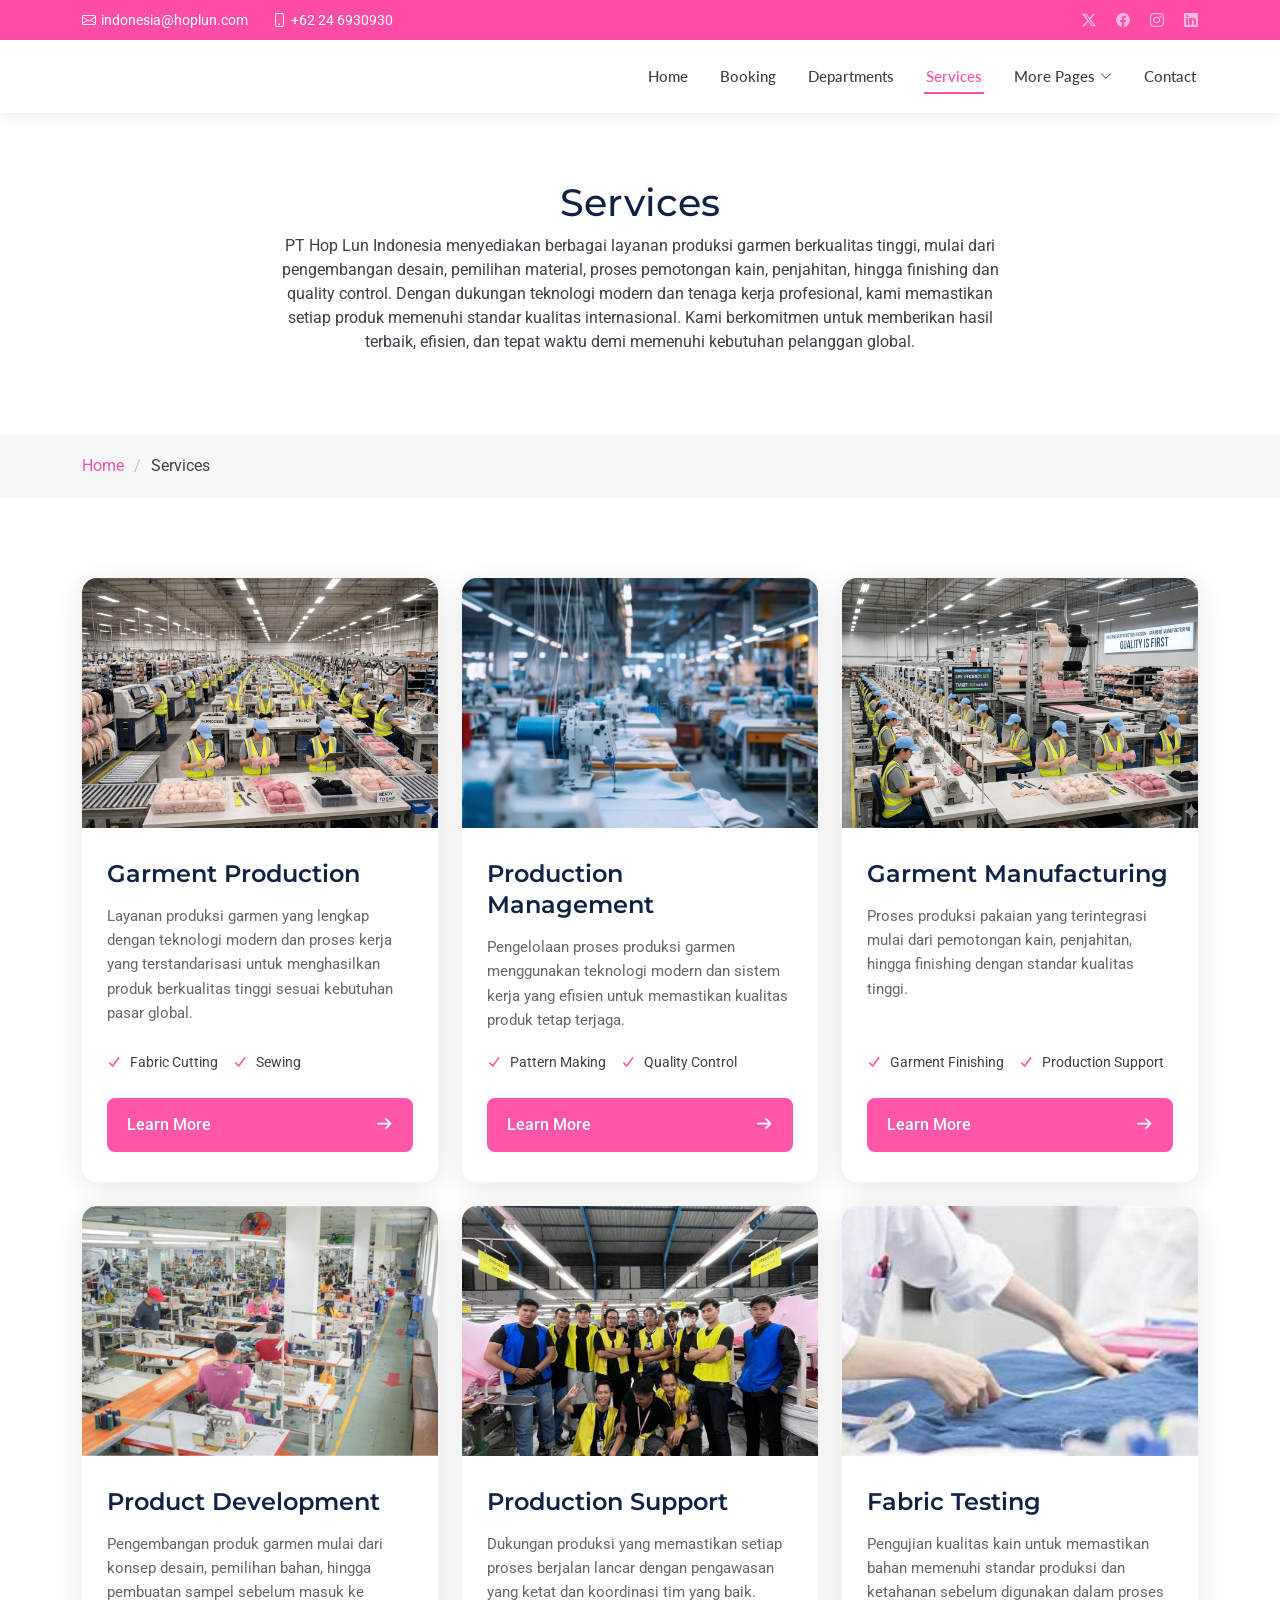
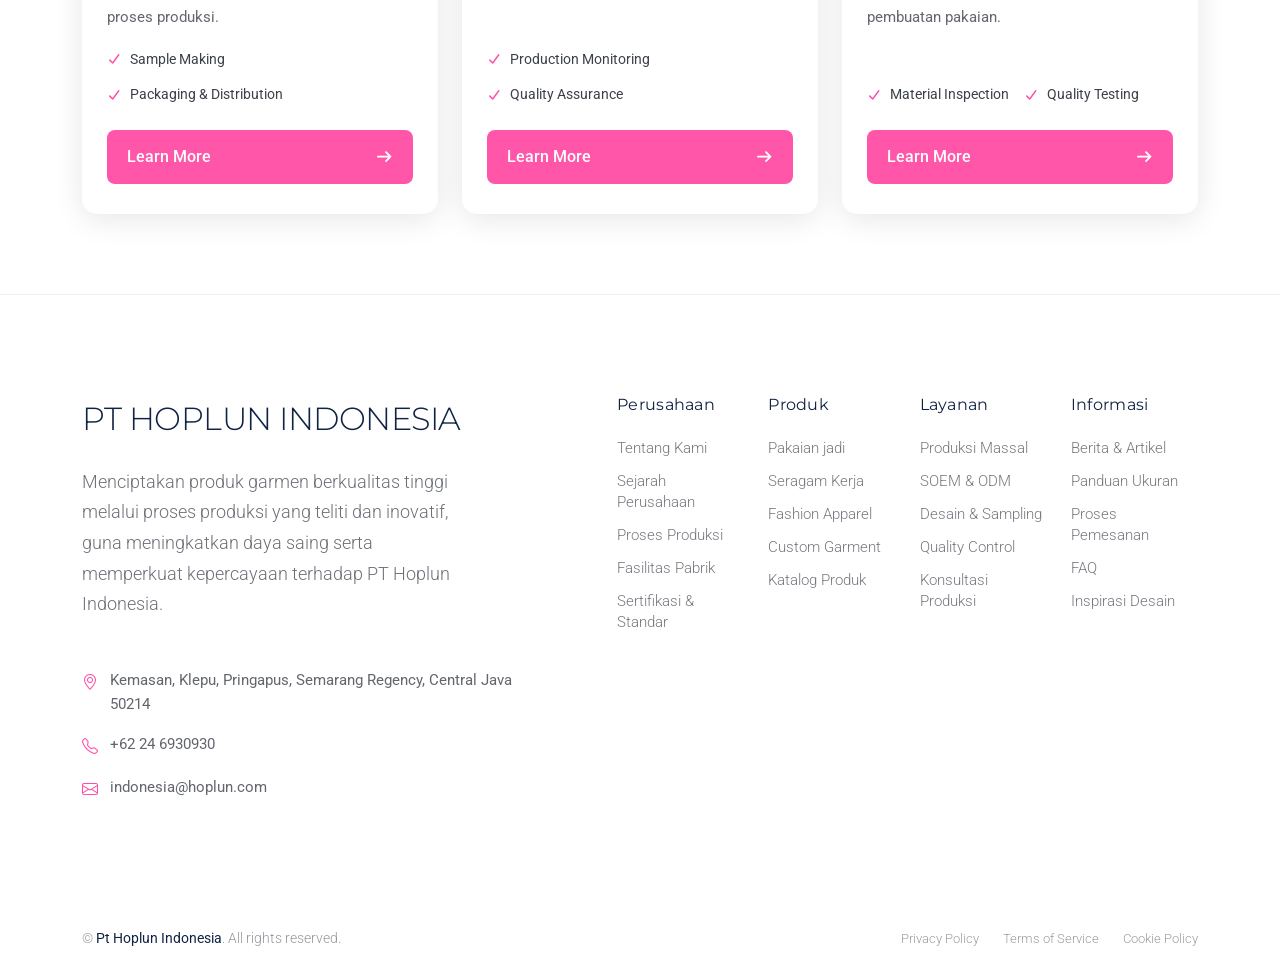
<file: services.html>
<!DOCTYPE html>
<html lang="en">

<head>
  <meta charset="utf-8">
  <meta content="width=device-width, initial-scale=1.0" name="viewport">
  <title>Services - PT Hoplun Indonesia</title>
  <meta name="description" content="">
  <meta name="keywords" content="">

  <!-- Favicons -->
  <link rel="icon" type="image/png" href="./assets/img/hoplunlogo.png">
  <link rel="shortcut icon" href="./assets/img/hoplunlogo.png">
  <link rel="apple-touch-icon" href="./assets/img/hoplunlogo.png">

  <!-- Fonts -->
  <link href="https://fonts.googleapis.com" rel="preconnect">
  <link href="https://fonts.gstatic.com" rel="preconnect" crossorigin>
  <link
    href="https://fonts.googleapis.com/css2?family=Roboto:ital,wght@0,100;0,300;0,400;0,500;0,700;0,900;1,100;1,300;1,400;1,500;1,700;1,900&family=Montserrat:ital,wght@0,100;0,200;0,300;0,400;0,500;0,600;0,700;0,800;0,900;1,100;1,200;1,300;1,400;1,500;1,600;1,700;1,800;1,900&family=Lato:ital,wght@0,100;0,300;0,400;0,700;0,900;1,100;1,300;1,400;1,700;1,900&display=swap"
    rel="stylesheet">

  <!-- Vendor CSS Files -->
  <link href="assets/vendor/bootstrap/css/bootstrap.min.css" rel="stylesheet">
  <link href="assets/vendor/bootstrap-icons/bootstrap-icons.css" rel="stylesheet">
  <link href="assets/vendor/aos/aos.css" rel="stylesheet">
  <link href="assets/vendor/glightbox/css/glightbox.min.css" rel="stylesheet">
  <link href="assets/vendor/fontawesome-free/css/all.min.css" rel="stylesheet">
  <link href="assets/vendor/swiper/swiper-bundle.min.css" rel="stylesheet">

  <!-- Main CSS File -->
  <!-- Main CSS File -->
<link href="assets/css/main.css" rel="stylesheet">

<!-- =======================================================
  Template Name: PT Hoplun Indonesia
  Company: PT Hoplun Indonesia Garment Factory
  Version: 1.0
  Author: Ibnu Wahab
======================================================== -->
</head>

<body class="services-page">

  <header id="header" class="header fixed-top">

    <div class="topbar d-flex align-items-center dark-background">
      <div class="container d-flex justify-content-center justify-content-md-between">
        <div class="contact-info d-flex align-items-center">
          <i class="bi bi-envelope d-flex align-items-center"><a
               href="mailto:indonesia@hoplun.com">indonesia@hoplun.com</a></i>
          <i class="bi bi-phone d-flex align-items-center ms-4"><span>+62 24 6930930</span></i>
        </div>
        <div class="social-links d-none d-md-flex align-items-center">
          <a href="#!" class="twitter" title="Twitter"><i class="bi bi-twitter-x"></i></a>
          <a href="#!" class="facebook" title="Facebook"><i class="bi bi-facebook"></i></a>
          <a href="https://www.instagram.com/hoplunindonesia?utm_source=ig_web_button_share_sheet&igsh=ZDNlZDc0MzIxNw==" class="instagram" title="Instagram"><i class="bi bi-instagram"></i></a>
          <a href="#!" class="linkedin" title="LinkedIn"><i class="bi bi-linkedin"></i></a>
        </div>
      </div>
    </div><!-- End Top Bar -->

    <div class="branding d-flex align-items-center">

      <div class="container position-relative d-flex align-items-center justify-content-between">
        <a href="index.html" class="logo d-flex align-items-center" title="Home">
          <!-- Uncomment the line below if you also wish to use an image logo -->
          <!-- <img src="assets/img/logo.webp" alt=""> -->
          <h1 class="sitename"></h1>
        </a>

        <nav id="navmenu" class="navmenu">
          <ul>
            <li><a href="index.html">Home</a></li>
            <li><a href="Booking.html">Booking</a></li>
            <li><a href="departments.html">Departments</a></li>
            <li><a href="services.html" class="active">Services</a></li>
            <li class="dropdown"><a href="#"><span>More Pages</span> <i
                  class="bi bi-chevron-down toggle-dropdown"></i></a>
              <ul>
                <li><a href="department-details.html">Department Details</a></li>
                <li><a href="service-details.html">Service Details</a></li>
                
                <li><a href="faq.html">Frequently Asked Questions</a></li>
                <li><a href="gallery.html">Gallery</a></li>
                <li><a href="terms.html">Terms</a></li>
                <li><a href="privacy.html">Privacy</a></li>               
              </ul>
            </li>
            
            <li><a href="contact.html">Contact</a></li>
          </ul>
          <i class="mobile-nav-toggle d-xl-none bi bi-list"></i>
        </nav>

      </div>

    </div>

  </header>

  <main class="main">

    <!-- Page Title -->
    <div class="page-title">
      <div class="heading">
        <div class="container">
          <div class="row d-flex justify-content-center text-center">
            <div class="col-lg-8">
              <h1 class="heading-title">Services</h1>
              <p class="mb-0">
                PT Hop Lun Indonesia menyediakan berbagai layanan produksi garmen berkualitas tinggi, mulai dari pengembangan desain, pemilihan material, proses pemotongan kain, penjahitan, hingga finishing dan quality control.
                Dengan dukungan teknologi modern dan tenaga kerja profesional, kami memastikan setiap produk memenuhi standar kualitas internasional.
                Kami berkomitmen untuk memberikan hasil terbaik, efisien, dan tepat waktu demi memenuhi kebutuhan pelanggan global.
              </p>
            </div>
          </div>
        </div>
      </div>
      <nav class="breadcrumbs">
        <div class="container">
          <ol>
            <li><a href="index.html">Home</a></li>
            <li class="current">Services</li>
          </ol>
        </div>
      </nav>
    </div><!-- End Page Title -->

    <!-- Services Section -->
    <section id="services" class="services section">

      <div class="container" data-aos="fade-up" data-aos-delay="100">

        <div class="row gy-4">

          <div class="col-lg-4 col-md-6" data-aos="fade-up" data-aos-delay="200">
            <div class="service-item">
              <div class="service-image">
                <img src="assets/img/health/hoplun produksi.png" alt="Cardiology Services" class="img-fluid">
                <div class="service-overlay">
                  <i class="fas fa-heartbeat"></i>
                </div>
              </div>
              <div class="service-content">
                <h3>Garment Production</h3>
                <p>Layanan produksi garmen yang lengkap dengan teknologi modern dan proses kerja yang terstandarisasi untuk menghasilkan produk berkualitas tinggi sesuai kebutuhan pasar global.</p>
                <div class="service-features">
                  <span class="feature-item"><i class="fas fa-check"></i> Fabric Cutting</span>
                  <span class="feature-item"><i class="fas fa-check"></i> Sewing</span>
                </div>
                <a href="service-details.html" class="service-btn">
                  <span>Learn More</span>
                  <i class="fas fa-arrow-right"></i>
                </a>
              </div>
            </div>
          </div><!-- End Service Item -->

          <div class="col-lg-4 col-md-6" data-aos="fade-up" data-aos-delay="250">
            <div class="service-item">
              <div class="service-image">
                <img src="assets/img/health/hoplungarmet.webp" alt="Neurology Services" class="img-fluid">
                <div class="service-overlay">
                  <i class="fas fa-brain"></i>
                </div>
              </div>
              <div class="service-content">
                <h3>Production Management</h3>
                <p>Pengelolaan proses produksi garmen menggunakan teknologi modern dan sistem kerja yang efisien untuk memastikan kualitas produk tetap terjaga.</p>
                <div class="service-features">
                  <span class="feature-item"><i class="fas fa-check"></i> Pattern Making</span>
                  <span class="feature-item"><i class="fas fa-check"></i> Quality Control</span>
                </div>
                <a href="service-details.html" class="service-btn">
                  <span>Learn More</span>
                  <i class="fas fa-arrow-right"></i>
                </a>
              </div>
            </div>
          </div><!-- End Service Item -->

          <div class="col-lg-4 col-md-6" data-aos="fade-up" data-aos-delay="300">
            <div class="service-item">
              <div class="service-image">
                <img src="assets/img/health/hoplun man.png" alt="Orthopedics Services" class="img-fluid">
                <div class="service-overlay">
                  <i class="fas fa-bone"></i>
                </div>
              </div>
              <div class="service-content">
                <h3>Garment Manufacturing</h3>
                <p>Proses produksi pakaian yang terintegrasi mulai dari pemotongan kain, penjahitan, hingga finishing dengan standar kualitas tinggi.
                </p>
                <div class="service-features">
                  <span class="feature-item"><i class="fas fa-check"></i> Garment Finishing</span>
                  <span class="feature-item"><i class="fas fa-check"></i> Production Support</span>
                </div>
                <a href="service-details.html" class="service-btn">
                  <span>Learn More</span>
                  <i class="fas fa-arrow-right"></i>
                </a>
              </div>
            </div>
          </div><!-- End Service Item -->

          <div class="col-lg-4 col-md-6" data-aos="fade-up" data-aos-delay="350">
            <div class="service-item">
              <div class="service-image">
                <img src="assets/img/health/hoplun dev.jpg" alt="Pediatrics Services" class="img-fluid">
                <div class="service-overlay">
                  <i class="fas fa-child"></i>
                </div>
              </div>
              <div class="service-content">
                <h3>Product Development</h3>
                <p>Pengembangan produk garmen mulai dari konsep desain, pemilihan bahan, hingga pembuatan sampel sebelum masuk ke proses produksi.</p>
                <div class="service-features">
                  <span class="feature-item"><i class="fas fa-check"></i> Sample Making</span>
                  <span class="feature-item"><i class="fas fa-check"></i> Packaging & Distribution</span>
                </div>
                <a href="service-details.html" class="service-btn">
                  <span>Learn More</span>
                  <i class="fas fa-arrow-right"></i>
                </a>
              </div>
            </div>
          </div><!-- End Service Item -->

          <div class="col-lg-4 col-md-6" data-aos="fade-up" data-aos-delay="400">
            <div class="service-item">
              <div class="service-image">
                <img src="assets/img/health/hoplun18.jpeg" alt="Emergency Services" class="img-fluid">
                <div class="service-overlay">
                  <i class="fas fa-ambulance"></i>
                </div>
              </div>
              <div class="service-content">
                <h3>Production Support</h3>
                <p>Dukungan produksi yang memastikan setiap proses berjalan lancar dengan pengawasan yang ketat dan koordinasi tim yang baik.</p>
                <div class="service-features">
                  <span class="feature-item"><i class="fas fa-check"></i> Production Monitoring</span>
                  <span class="feature-item"><i class="fas fa-check"></i> Quality Assurance</span>
                </div>
                <a href="service-details.html" class="service-btn">
                  <span>Learn More</span>
                  <i class="fas fa-arrow-right"></i>
                </a>
              </div>
            </div>
          </div><!-- End Service Item -->

          <div class="col-lg-4 col-md-6" data-aos="fade-up" data-aos-delay="450">
            <div class="service-item">
              <div class="service-image">
                <img src="assets/img/health/hoplun febric.jpg" alt="Laboratory Services" class="img-fluid">
                <div class="service-overlay">
                  <i class="fas fa-microscope"></i>
                </div>
              </div>
              <div class="service-content">
                <h3>Fabric Testing</h3>
                <p>Pengujian kualitas kain untuk memastikan bahan memenuhi standar produksi dan ketahanan sebelum digunakan dalam proses pembuatan pakaian.
                </p>
                <div class="service-features">
                  <span class="feature-item"><i class="fas fa-check"></i> Material Inspection</span>
                  <span class="feature-item"><i class="fas fa-check"></i> Quality Testing</span>
                </div>
                <a href="service-details.html" class="service-btn">
                  <span>Learn More</span>
                  <i class="fas fa-arrow-right"></i>
                </a>
              </div>
            </div>
          </div><!-- End Service Item -->

        </div>

      </div>

    </section><!-- /Services Section -->

  </main>

  <footer id="footer" class="footer-16 footer position-relative">

    <div class="container">

      <div class="footer-main" data-aos="fade-up" data-aos-delay="100">
        <div class="row align-items-start">

          <div class="col-lg-5">
            <div class="brand-section">
              <a href="index.html" class="logo d-flex align-items-center mb-4">
                <span class="sitename">PT HOPLUN INDONESIA</span>
              </a>
              <p class="brand-description">Menciptakan produk garmen berkualitas tinggi melalui proses produksi yang teliti dan inovatif,
                                           guna meningkatkan daya saing serta memperkuat kepercayaan terhadap PT Hoplun Indonesia.</p>
              <div class="contact-info mt-5">
                <div class="contact-item">
                  <i class="bi bi-geo-alt"></i>
                  <span>Kemasan, Klepu, Pringapus, Semarang Regency, Central Java 50214</span>
                </div>
                <div class="contact-item">
                  <i class="bi bi-telephone"></i>
                  <span>+62 24 6930930</span>
                </div>
                <div class="contact-item">
                  <i class="bi bi-envelope"></i>
                  <span>indonesia@hoplun.com</span>
                </div>
              </div>
            </div>
          </div>

          <div class="col-lg-7">
            <div class="footer-nav-wrapper">
              <div class="row">

                <div class="col-6 col-lg-3">
                  <div class="nav-column">
                    <h6>Perusahaan</h6>
                    <nav class="footer-nav">
                      <a href="#!">Tentang Kami</a>
                      <a href="#!">Sejarah Perusahaan</a>
                      <a href="#!">Proses Produksi</a>
                      <a href="#!">Fasilitas Pabrik</a>
                      <a href="#!">Sertifikasi & Standar</a>
                    </nav>
                  </div>
                </div>

                <div class="col-6 col-lg-3">
                  <div class="nav-column">
                    <h6>Produk</h6>
                    <nav class="footer-nav">
                      <a href="#!">Pakaian jadi</a>
                      <a href="#!">Seragam Kerja</a>
                      <a href="#!">Fashion Apparel</a>
                      <a href="#!">Custom Garment</a>
                      <a href="#!">Katalog Produk</a>
                    </nav>
                  </div>
                </div>

                <div class="col-6 col-lg-3">
                  <div class="nav-column">
                    <h6>Layanan</h6>
                    <nav class="footer-nav">
                      <a href="#!">Produksi Massal</a>
                      <a href="#!">SOEM & ODM</a>
                      <a href="#!">Desain & Sampling</a>
                      <a href="#!">Quality Control</a>
                      <a href="#!">Konsultasi Produksi</a>
                    </nav>
                  </div>
                </div>

                <div class="col-6 col-lg-3">
                  <div class="nav-column">
                    <h6>Informasi</h6>
                    <nav class="footer-nav">
                      <a href="#!">Berita & Artikel</a>
                      <a href="#!">Panduan Ukuran</a>
                      <a href="#!">Proses Pemesanan</a>
                      <a href="#!">FAQ</a>
                      <a href="#!">Inspirasi Desain</a>
                    </nav>
                  </div>
                </div>
              </div>
            </div>
          </div>

        </div>
      </div>

    </div>

    <div class="footer-bottom">
      <div class="container">
        <div class="bottom-content" data-aos="fade-up" data-aos-delay="300">
          <div class="row align-items-center">

            <div class="col-lg-6">
              <div class="copyright">
                <p>© <span class="sitename">Pt Hoplun Indonesia</span>. All rights reserved.</p>
              </div>
            </div>

            <div class="col-lg-6">
              <div class="legal-links">
                <a href="#!">Privacy Policy</a>
                <a href="#!">Terms of Service</a>
                <a href="#!">Cookie Policy</a>
                
              </div>
            </div>

          </div>
        </div>
      </div>
    </div>

  </footer>

  <!-- Scroll Top -->
  <a href="#!" id="scroll-top" class="scroll-top d-flex align-items-center justify-content-center" title="Scroll to top"><i
      class="bi bi-arrow-up-short"></i></a>

  <!-- Preloader -->
  <div id="preloader"></div>

  <!-- Vendor JS Files -->
  <script src="assets/vendor/bootstrap/js/bootstrap.bundle.min.js"></script>
  <script src="assets/vendor/php-email-form/validate.js"></script>
  <script src="assets/vendor/aos/aos.js"></script>
  <script src="assets/vendor/glightbox/js/glightbox.min.js"></script>
  <script src="assets/vendor/purecounter/purecounter_vanilla.js"></script>
  <script src="assets/vendor/swiper/swiper-bundle.min.js"></script>

  <!-- Main JS File -->
  <script src="assets/js/main.js"></script>

</body>

</html>
</file>
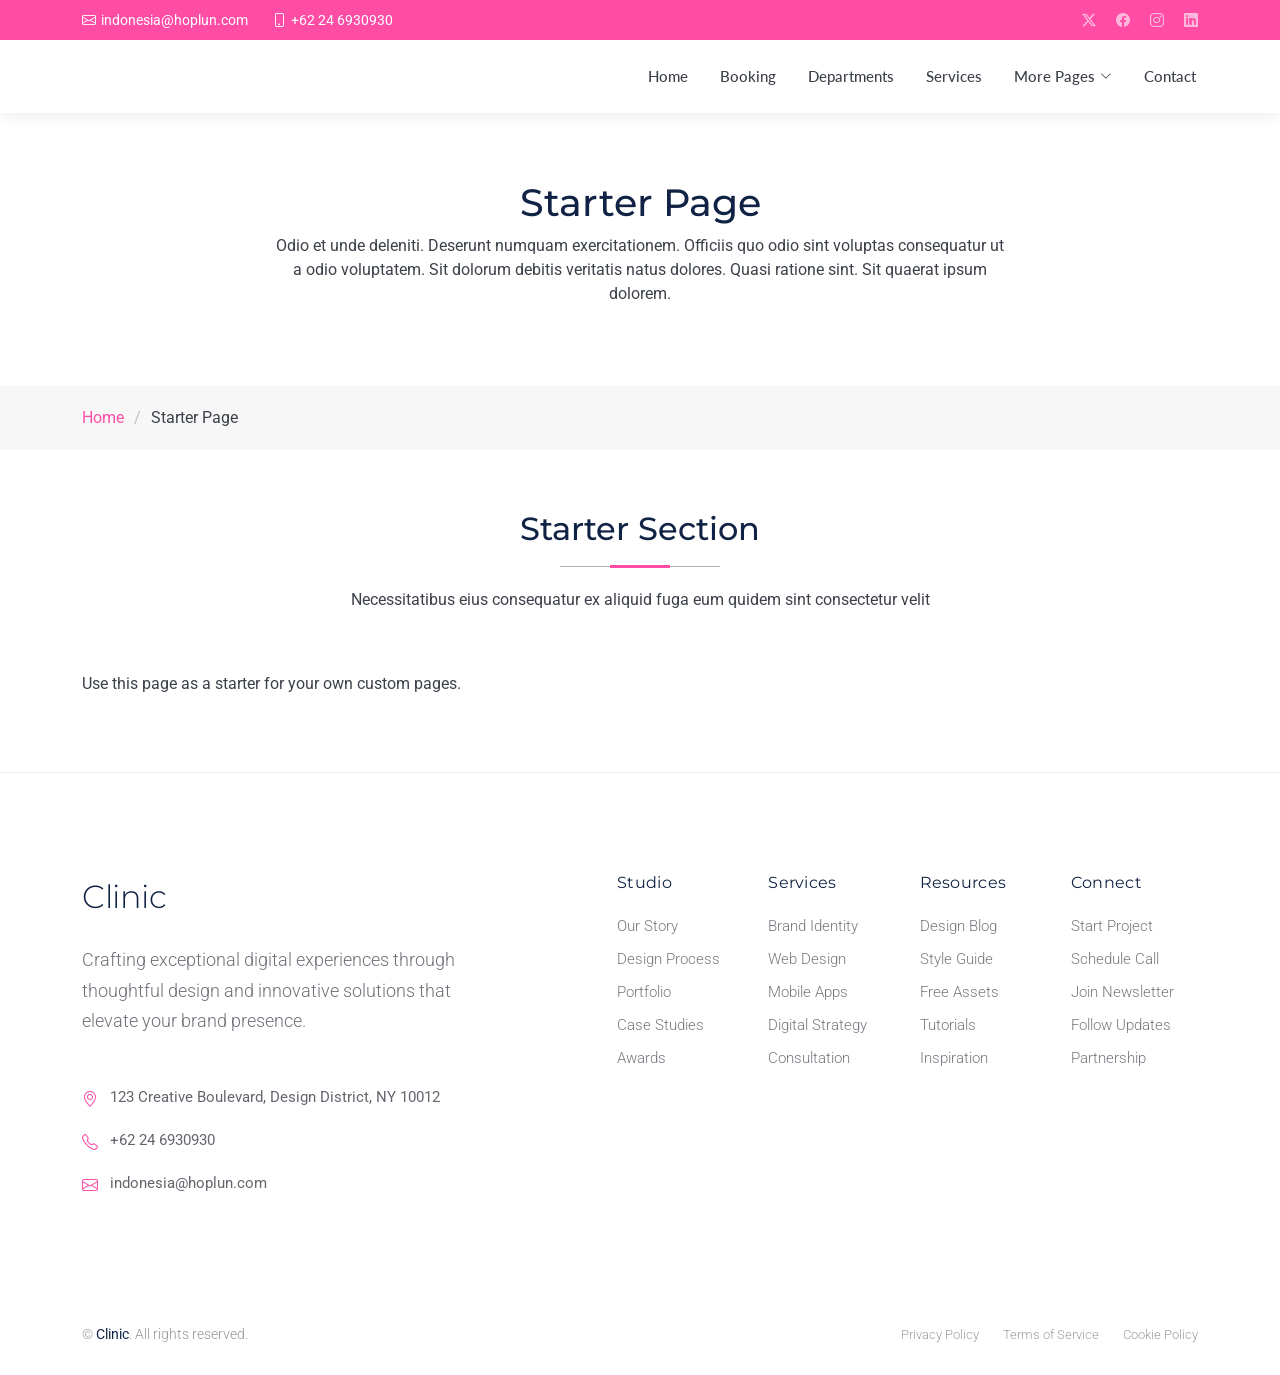
<file: starter-page.html>
<!DOCTYPE html>
<html lang="en">

<head>
  <meta charset="utf-8">
  <meta content="width=device-width, initial-scale=1.0" name="viewport">
  <title>Starter Page - PT Hoplun Indonesia</title>
  <meta name="description" content="">
  <meta name="keywords" content="">

  <!-- Favicons -->
  <link rel="icon" type="image/png" href="./assets/img/hoplunlogo.png">
  <link rel="shortcut icon" href="./assets/img/hoplunlogo.png">
  <link rel="apple-touch-icon" href="./assets/img/hoplunlogo.png">

  <!-- Fonts -->
  <link href="https://fonts.googleapis.com" rel="preconnect">
  <link href="https://fonts.gstatic.com" rel="preconnect" crossorigin>
  <link
    href="https://fonts.googleapis.com/css2?family=Roboto:ital,wght@0,100;0,300;0,400;0,500;0,700;0,900;1,100;1,300;1,400;1,500;1,700;1,900&family=Montserrat:ital,wght@0,100;0,200;0,300;0,400;0,500;0,600;0,700;0,800;0,900;1,100;1,200;1,300;1,400;1,500;1,600;1,700;1,800;1,900&family=Lato:ital,wght@0,100;0,300;0,400;0,700;0,900;1,100;1,300;1,400;1,700;1,900&display=swap"
    rel="stylesheet">

  <!-- Vendor CSS Files -->
  <link href="assets/vendor/bootstrap/css/bootstrap.min.css" rel="stylesheet">
  <link href="assets/vendor/bootstrap-icons/bootstrap-icons.css" rel="stylesheet">
  <link href="assets/vendor/aos/aos.css" rel="stylesheet">
  <link href="assets/vendor/glightbox/css/glightbox.min.css" rel="stylesheet">
  <link href="assets/vendor/fontawesome-free/css/all.min.css" rel="stylesheet">
  <link href="assets/vendor/swiper/swiper-bundle.min.css" rel="stylesheet">

  <!-- Main CSS File -->
  <!-- Main CSS File -->
<link href="assets/css/main.css" rel="stylesheet">

<!-- =======================================================
  Template Name: PT Hoplun Indonesia
  Company: PT Hoplun Indonesia Garment Factory
  Version: 1.0
  Author: Ibnu Wahab
======================================================== -->
</head>

<body class="starter-page-page">

  <header id="header" class="header fixed-top">

    <div class="topbar d-flex align-items-center dark-background">
      <div class="container d-flex justify-content-center justify-content-md-between">
        <div class="contact-info d-flex align-items-center">
          <i class="bi bi-envelope d-flex align-items-center"><a
              href="mailto:indonesia@hoplun.com">indonesia@hoplun.com</a></i>
          <i class="bi bi-phone d-flex align-items-center ms-4"><span>+62 24 6930930</span></i>
        </div>
        <div class="social-links d-none d-md-flex align-items-center">
          <a href="#!" class="twitter" title="Twitter"><i class="bi bi-twitter-x"></i></a>
          <a href="#!" class="facebook" title="Facebook"><i class="bi bi-facebook"></i></a>
          <a href="https://www.instagram.com/hoplunindonesia?utm_source=ig_web_button_share_sheet&igsh=ZDNlZDc0MzIxNw==" class="instagram" title="Instagram"><i class="bi bi-instagram"></i></a>
          <a href="#!" class="linkedin" title="LinkedIn"><i class="bi bi-linkedin"></i></a>
        </div>
      </div>
    </div><!-- End Top Bar -->

    <div class="branding d-flex align-items-center">

      <div class="container position-relative d-flex align-items-center justify-content-between">
        <a href="index.html" class="logo d-flex align-items-center" title="Home">
          <!-- Uncomment the line below if you also wish to use an image logo -->
          <!-- <img src="assets/img/logo.webp" alt=""> -->
          <h1 class="sitename"></h1>
        </a>
        <nav id="navmenu" class="navmenu">
          <ul>
            <li><a href="index.html">Home</a></li>
            <li><a href="Booking.html">Booking</a></li>
            <li><a href="departments.html">Departments</a></li>
            <li><a href="services.html">Services</a></li>
            
            <li class="dropdown"><a href="#"><span>More Pages</span> <i
                  class="bi bi-chevron-down toggle-dropdown"></i></a>
              <ul>
                <li><a href="department-details.html">Department Details</a></li>
                <li><a href="service-details.html">Service Details</a></li>
                
                <li><a href="faq.html">Frequently Asked Questions</a></li>
                <li><a href="gallery.html">Gallery</a></li>
                <li><a href="terms.html">Terms</a></li>
                <li><a href="privacy.html">Privacy</a></li>               
              </ul>
            </li>
            
            <li><a href="contact.html">Contact</a></li>
          </ul>
          <i class="mobile-nav-toggle d-xl-none bi bi-list"></i>
        </nav>

      </div>

    </div>

  </header>

  <main class="main">

    <!-- Page Title -->
    <div class="page-title">
      <div class="heading">
        <div class="container">
          <div class="row d-flex justify-content-center text-center">
            <div class="col-lg-8">
              <h1 class="heading-title">Starter Page</h1>
              <p class="mb-0">
                Odio et unde deleniti. Deserunt numquam exercitationem. Officiis quo
                odio sint voluptas consequatur ut a odio voluptatem. Sit dolorum
                debitis veritatis natus dolores. Quasi ratione sint. Sit quaerat
                ipsum dolorem.
              </p>
            </div>
          </div>
        </div>
      </div>
      <nav class="breadcrumbs">
        <div class="container">
          <ol>
            <li><a href="index.html">Home</a></li>
            <li class="current">Starter Page</li>
          </ol>
        </div>
      </nav>
    </div><!-- End Page Title -->

    <!-- Starter Section Section -->
    <section id="starter-section" class="starter-section section">

      <!-- Section Title -->
      <div class="container section-title" data-aos="fade-up">
        <h2>Starter Section</h2>
        <p>Necessitatibus eius consequatur ex aliquid fuga eum quidem sint consectetur velit</p>
      </div><!-- End Section Title -->

      <div class="container" data-aos="fade-up">
        <p>Use this page as a starter for your own custom pages.</p>
      </div>

    </section><!-- /Starter Section Section -->

  </main>

  <footer id="footer" class="footer-16 footer position-relative">

    <div class="container">

      <div class="footer-main" data-aos="fade-up" data-aos-delay="100">
        <div class="row align-items-start">

          <div class="col-lg-5">
            <div class="brand-section">
              <a href="index.html" class="logo d-flex align-items-center mb-4">
                <span class="sitename">Clinic</span>
              </a>
              <p class="brand-description">Crafting exceptional digital experiences through thoughtful design and
                innovative solutions that elevate your brand presence.</p>

              <div class="contact-info mt-5">
                <div class="contact-item">
                  <i class="bi bi-geo-alt"></i>
                  <span>123 Creative Boulevard, Design District, NY 10012</span>
                </div>
                <div class="contact-item">
                  <i class="bi bi-telephone"></i>
                  <span>+62 24 6930930</span>
                </div>
                <div class="contact-item">
                  <i class="bi bi-envelope"></i>
                  <span>indonesia@hoplun.com</span>
                </div>
              </div>
            </div>
          </div>

          <div class="col-lg-7">
            <div class="footer-nav-wrapper">
              <div class="row">

                <div class="col-6 col-lg-3">
                  <div class="nav-column">
                    <h6>Studio</h6>
                    <nav class="footer-nav">
                      <a href="#!">Our Story</a>
                      <a href="#!">Design Process</a>
                      <a href="#!">Portfolio</a>
                      <a href="#!">Case Studies</a>
                      <a href="#!">Awards</a>
                    </nav>
                  </div>
                </div>

                <div class="col-6 col-lg-3">
                  <div class="nav-column">
                    <h6>Services</h6>
                    <nav class="footer-nav">
                      <a href="#!">Brand Identity</a>
                      <a href="#!">Web Design</a>
                      <a href="#!">Mobile Apps</a>
                      <a href="#!">Digital Strategy</a>
                      <a href="#!">Consultation</a>
                    </nav>
                  </div>
                </div>

                <div class="col-6 col-lg-3">
                  <div class="nav-column">
                    <h6>Resources</h6>
                    <nav class="footer-nav">
                      <a href="#!">Design Blog</a>
                      <a href="#!">Style Guide</a>
                      <a href="#!">Free Assets</a>
                      <a href="#!">Tutorials</a>
                      <a href="#!">Inspiration</a>
                    </nav>
                  </div>
                </div>

                <div class="col-6 col-lg-3">
                  <div class="nav-column">
                    <h6>Connect</h6>
                    <nav class="footer-nav">
                      <a href="#!">Start Project</a>
                      <a href="#!">Schedule Call</a>
                      <a href="#!">Join Newsletter</a>
                      <a href="#!">Follow Updates</a>
                      <a href="#!">Partnership</a>
                    </nav>
                  </div>
                </div>

              </div>
            </div>
          </div>

        </div>
      </div>

    </div>

    <div class="footer-bottom">
      <div class="container">
        <div class="bottom-content" data-aos="fade-up" data-aos-delay="300">
          <div class="row align-items-center">

            <div class="col-lg-6">
              <div class="copyright">
                <p>© <span class="sitename">Clinic</span>. All rights reserved.</p>
              </div>
            </div>

            <div class="col-lg-6">
              <div class="legal-links">
                <a href="#!">Privacy Policy</a>
                <a href="#!">Terms of Service</a>
                <a href="#!">Cookie Policy</a>
                
              </div>
            </div>

          </div>
        </div>
      </div>
    </div>

  </footer>

  <!-- Scroll Top -->
  <a href="#!" id="scroll-top" class="scroll-top d-flex align-items-center justify-content-center" title="Scroll to top"><i
      class="bi bi-arrow-up-short"></i></a>

  <!-- Preloader -->
  <div id="preloader"></div>

  <!-- Vendor JS Files -->
  <script src="assets/vendor/bootstrap/js/bootstrap.bundle.min.js"></script>
  <script src="assets/vendor/php-email-form/validate.js"></script>
  <script src="assets/vendor/aos/aos.js"></script>
  <script src="assets/vendor/glightbox/js/glightbox.min.js"></script>
  <script src="assets/vendor/purecounter/purecounter_vanilla.js"></script>
  <script src="assets/vendor/swiper/swiper-bundle.min.js"></script>

  <!-- Main JS File -->
  <script src="assets/js/main.js"></script>

</body>

</html>
</file>
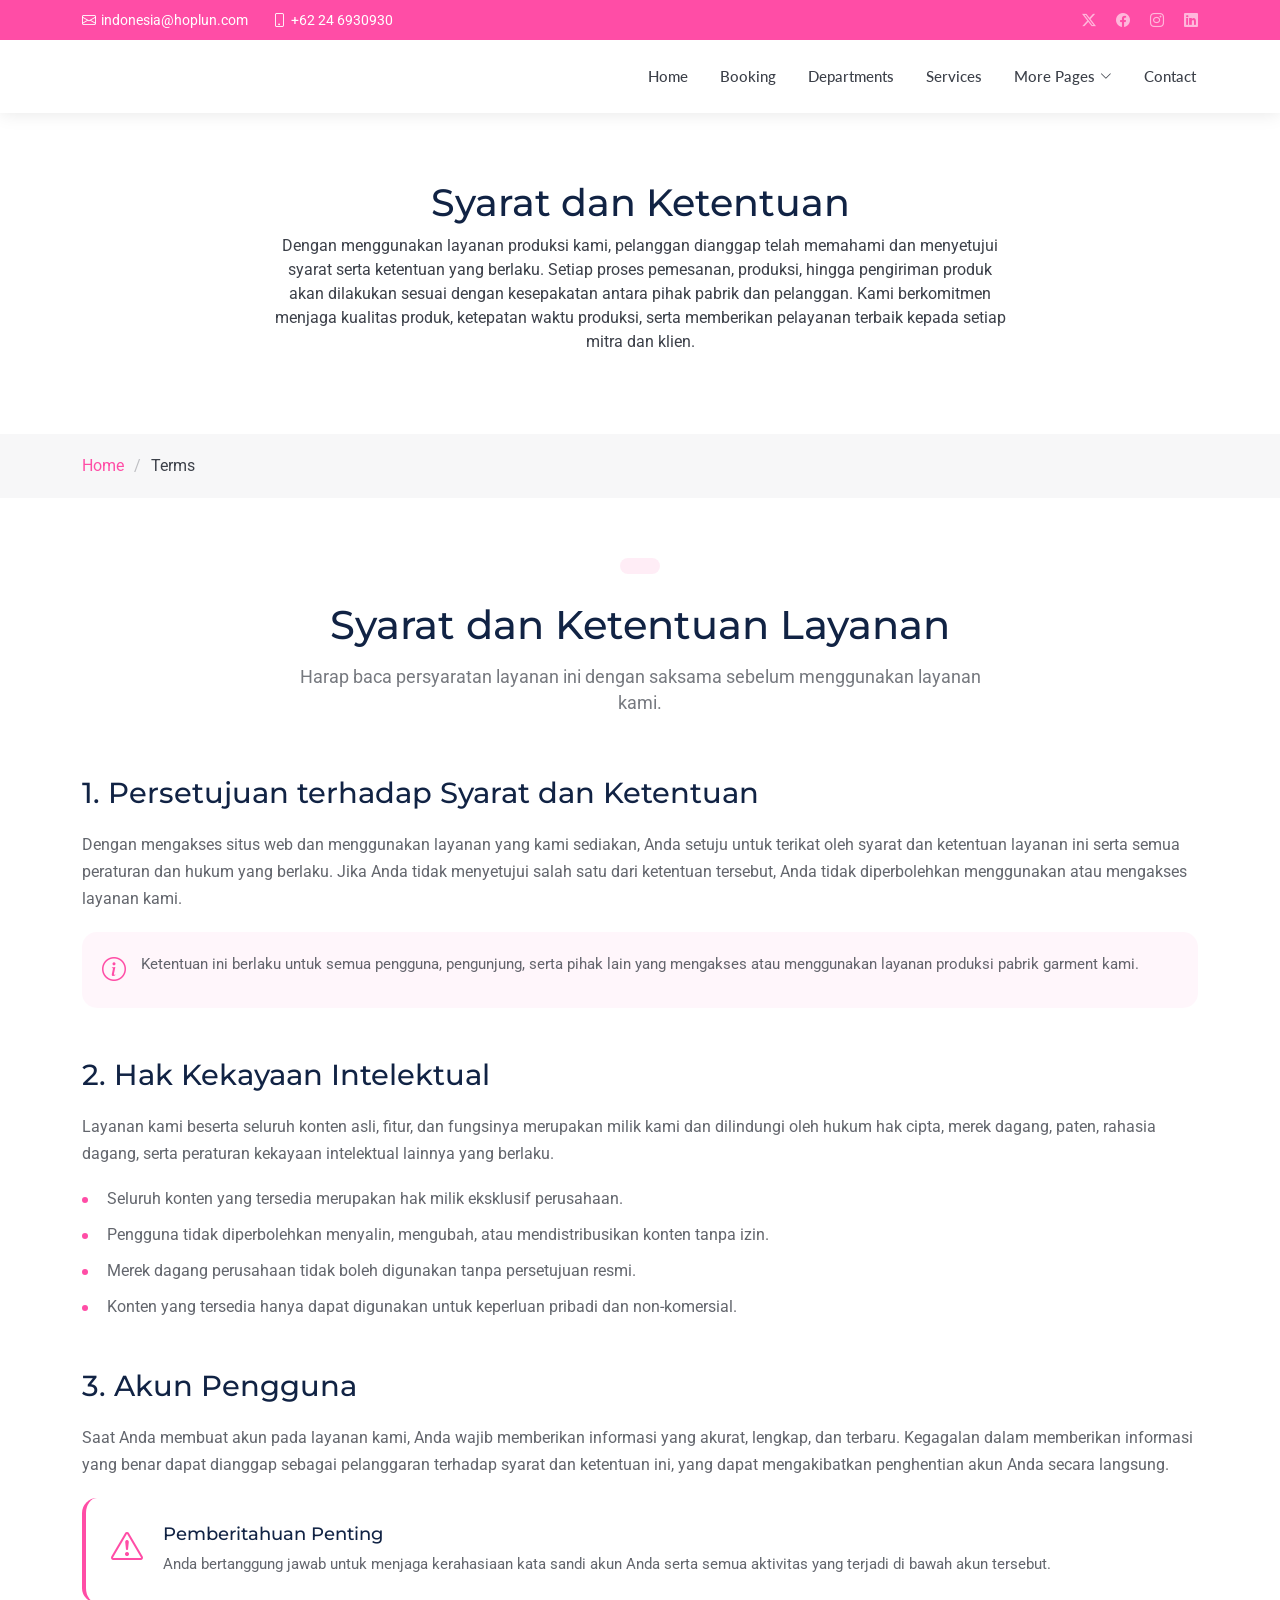
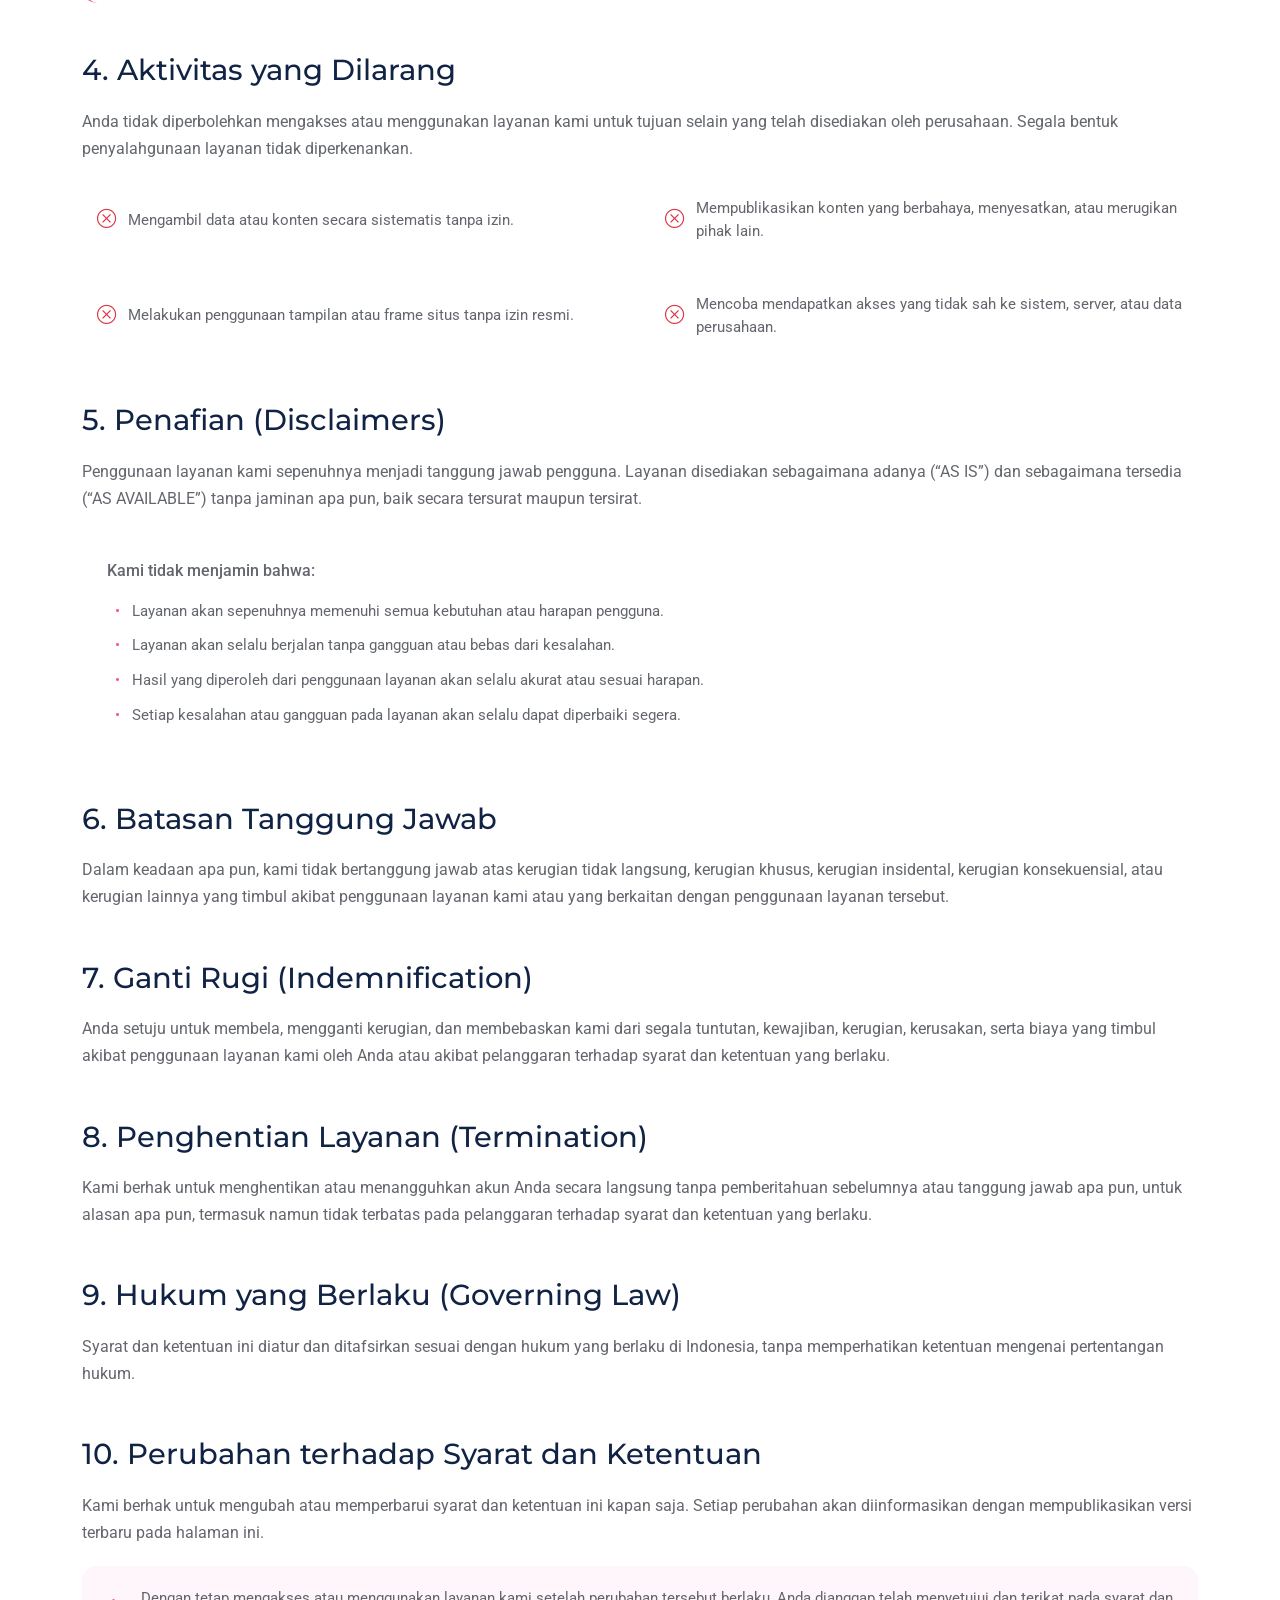
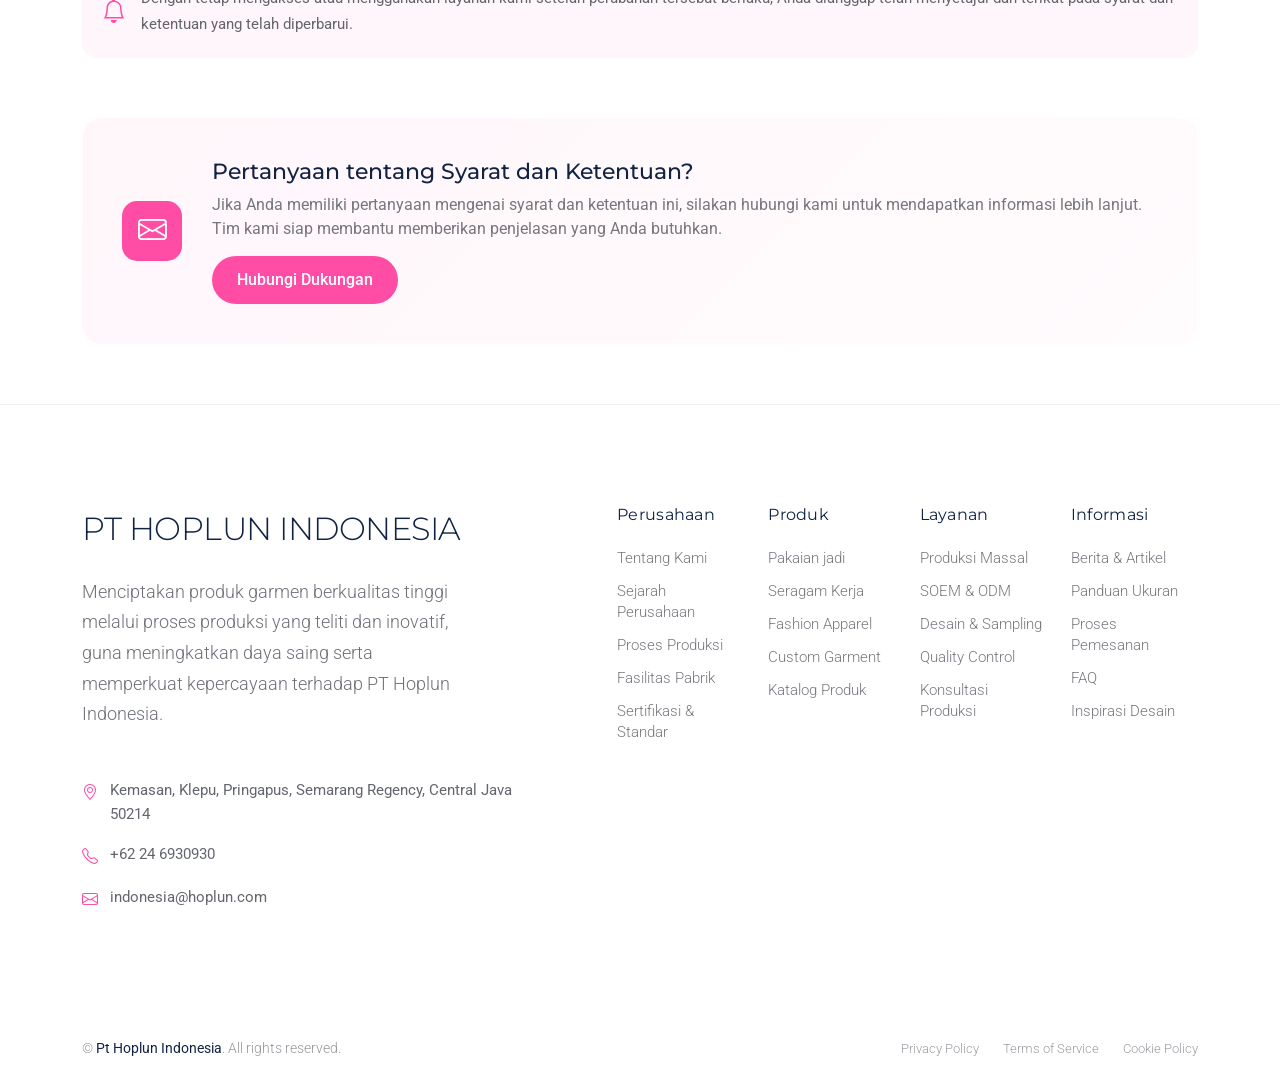
<file: terms.html>
<!DOCTYPE html>
<html lang="en">

<head>
  <meta charset="utf-8">
  <meta content="width=device-width, initial-scale=1.0" name="viewport">
  <title>Terms - PT Hoplun Indonesia</title>
  <meta name="description" content="">
  <meta name="keywords" content="">

  <!-- Favicons -->
  <link rel="icon" type="image/png" href="./assets/img/hoplunlogo.png">
  <link rel="shortcut icon" href="./assets/img/hoplunlogo.png">
  <link rel="apple-touch-icon" href="./assets/img/hoplunlogo.png">

  <!-- Fonts -->
  <link href="https://fonts.googleapis.com" rel="preconnect">
  <link href="https://fonts.gstatic.com" rel="preconnect" crossorigin>
  <link
    href="https://fonts.googleapis.com/css2?family=Roboto:ital,wght@0,100;0,300;0,400;0,500;0,700;0,900;1,100;1,300;1,400;1,500;1,700;1,900&family=Montserrat:ital,wght@0,100;0,200;0,300;0,400;0,500;0,600;0,700;0,800;0,900;1,100;1,200;1,300;1,400;1,500;1,600;1,700;1,800;1,900&family=Lato:ital,wght@0,100;0,300;0,400;0,700;0,900;1,100;1,300;1,400;1,700;1,900&display=swap"
    rel="stylesheet">

  <!-- Vendor CSS Files -->
  <link href="assets/vendor/bootstrap/css/bootstrap.min.css" rel="stylesheet">
  <link href="assets/vendor/bootstrap-icons/bootstrap-icons.css" rel="stylesheet">
  <link href="assets/vendor/aos/aos.css" rel="stylesheet">
  <link href="assets/vendor/glightbox/css/glightbox.min.css" rel="stylesheet">
  <link href="assets/vendor/fontawesome-free/css/all.min.css" rel="stylesheet">
  <link href="assets/vendor/swiper/swiper-bundle.min.css" rel="stylesheet">

  <!-- Main CSS File -->
  <!-- Main CSS File -->
<link href="assets/css/main.css" rel="stylesheet">

<!-- =======================================================
  Template Name: PT Hoplun Indonesia
  Company: PT Hoplun Indonesia Garment Factory
  Version: 1.0
  Author: Ibnu Wahab
======================================================== -->
</head>

<body class="terms-page">

  <header id="header" class="header fixed-top">

    <div class="topbar d-flex align-items-center dark-background">
      <div class="container d-flex justify-content-center justify-content-md-between">
        <div class="contact-info d-flex align-items-center">
          <i class="bi bi-envelope d-flex align-items-center"><a
              href="mailto:indonesia@hoplun.com">indonesia@hoplun.com</a></i>
          <i class="bi bi-phone d-flex align-items-center ms-4"><span>+62 24 6930930</span></i>
        </div>
        <div class="social-links d-none d-md-flex align-items-center">
          <a href="#!" class="twitter" title="Twitter"><i class="bi bi-twitter-x"></i></a>
          <a href="#!" class="facebook" title="Facebook"><i class="bi bi-facebook"></i></a>
          <a href="https://www.instagram.com/hoplunindonesia?utm_source=ig_web_button_share_sheet&igsh=ZDNlZDc0MzIxNw==" class="instagram" title="Instagram"><i class="bi bi-instagram"></i></a>
          <a href="#!" class="linkedin" title="LinkedIn"><i class="bi bi-linkedin"></i></a>
        </div>
      </div>
    </div><!-- End Top Bar -->

    <div class="branding d-flex align-items-center">

      <div class="container position-relative d-flex align-items-center justify-content-between">
        <a href="index.html" class="logo d-flex align-items-center" title="Home">
          <!-- Uncomment the line below if you also wish to use an image logo -->
          <!-- <img src="assets/img/logo.webp" alt=""> -->
          <h1 class="sitename"></h1>
        </a>

        <nav id="navmenu" class="navmenu">
          <ul>
            <li><a href="index.html">Home</a></li>
            <li><a href="Booking.html">Booking</a></li>
            <li><a href="departments.html">Departments</a></li>
            <li><a href="services.html">Services</a></li>
            
            <li class="dropdown"><a href="#"><span>More Pages</span> <i
                  class="bi bi-chevron-down toggle-dropdown"></i></a>
              <ul>
                <li><a href="department-details.html">Department Details</a></li>
                <li><a href="service-details.html">Service Details</a></li>
                
                <li><a href="faq.html">Frequently Asked Questions</a></li>
                <li><a href="gallery.html">Gallery</a></li>
                <li><a href="terms.html" class="active">Terms</a></li>
                <li><a href="privacy.html">Privacy</a></li>                
              </ul>
            </li>
            
            <li><a href="contact.html">Contact</a></li>
          </ul>
          <i class="mobile-nav-toggle d-xl-none bi bi-list"></i>
        </nav>

      </div>

    </div>

  </header>

  <main class="main">

    <!-- Page Title -->
    <div class="page-title">
      <div class="heading">
        <div class="container">
          <div class="row d-flex justify-content-center text-center">
            <div class="col-lg-8">
              <h1 class="heading-title">Syarat dan Ketentuan</h1>
              <p class="mb-0">
                Dengan menggunakan layanan produksi kami, pelanggan dianggap telah memahami dan menyetujui syarat serta ketentuan yang berlaku.
                Setiap proses pemesanan, produksi, hingga pengiriman produk akan dilakukan sesuai dengan kesepakatan antara pihak pabrik dan pelanggan. Kami berkomitmen menjaga kualitas produk,
                ketepatan waktu produksi, serta memberikan pelayanan terbaik kepada setiap mitra dan klien.
              </p>
            </div>
          </div>
        </div>
      </div>
      <nav class="breadcrumbs">
        <div class="container">
          <ol>
            <li><a href="index.html">Home</a></li>
            <li class="current">Terms</li>
          </ol>
        </div>
      </nav>
    </div><!-- End Page Title -->

    <!-- Terms Of Service Section -->
    <section id="terms-of-service" class="terms-of-service section">

      <div class="container" data-aos="fade-up">
        <!-- Page Header -->
        <div class="tos-header text-center" data-aos="fade-up">
          <span class="last-updated"></span>
          <h2>Syarat dan Ketentuan Layanan</h2>
          <p>Harap baca persyaratan layanan ini dengan saksama sebelum menggunakan layanan kami.</p>
        </div>

        <!-- Content -->
        <div class="tos-content" data-aos="fade-up" data-aos-delay="200">
          <!-- Agreement Section -->
          <div id="agreement" class="content-section">
            <h3>1. Persetujuan terhadap Syarat dan Ketentuan</h3>
            <p>Dengan mengakses situs web dan menggunakan layanan yang kami sediakan, Anda setuju untuk terikat oleh syarat dan ketentuan layanan ini serta semua peraturan dan hukum yang berlaku.
               Jika Anda tidak menyetujui salah satu dari ketentuan tersebut, Anda tidak diperbolehkan menggunakan atau mengakses layanan kami.</p>
            <div class="info-box">
              <i class="bi bi-info-circle"></i>
              <p>Ketentuan ini berlaku untuk semua pengguna, pengunjung, serta pihak lain yang mengakses atau menggunakan layanan produksi pabrik garment kami.</p>
            </div>
          </div>

          <!-- Intellectual Property -->
          <div id="intellectual-property" class="content-section">
            <h3>2. Hak Kekayaan Intelektual</h3>
            <p>Layanan kami beserta seluruh konten asli, fitur, dan fungsinya merupakan milik kami dan dilindungi oleh hukum hak cipta,
               merek dagang, paten, rahasia dagang, serta peraturan kekayaan intelektual lainnya yang berlaku.</p>
            <ul class="list-items">
              <li>Seluruh konten yang tersedia merupakan hak milik eksklusif perusahaan.</li>
              <li>Pengguna tidak diperbolehkan menyalin, mengubah, atau mendistribusikan konten tanpa izin.</li>
              <li>Merek dagang perusahaan tidak boleh digunakan tanpa persetujuan resmi.</li>
              <li>Konten yang tersedia hanya dapat digunakan untuk keperluan pribadi dan non-komersial.</li>
            </ul>
          </div>

          <!-- User Accounts -->
          <div id="user-accounts" class="content-section">
            <h3>3. Akun Pengguna</h3>
            <p>Saat Anda membuat akun pada layanan kami, Anda wajib memberikan informasi yang akurat, lengkap, dan terbaru.
               Kegagalan dalam memberikan informasi yang benar dapat dianggap sebagai pelanggaran terhadap syarat dan ketentuan ini, yang dapat mengakibatkan penghentian akun Anda secara langsung.</p>
            <div class="alert-box">
              <i class="bi bi-exclamation-triangle"></i>
              <div class="alert-content">
                <h5>Pemberitahuan Penting</h5>
                <p>Anda bertanggung jawab untuk menjaga kerahasiaan kata sandi akun Anda serta semua aktivitas yang terjadi di bawah akun tersebut.</p>
              </div>
            </div>
          </div>

          <!-- Prohibited Activities -->
          <div id="prohibited" class="content-section">
            <h3>4. Aktivitas yang Dilarang</h3>
            <p>Anda tidak diperbolehkan mengakses atau menggunakan layanan kami untuk tujuan selain yang telah disediakan oleh perusahaan.
               Segala bentuk penyalahgunaan layanan tidak diperkenankan.</p>
            <div class="prohibited-list">
              <div class="prohibited-item">
                <i class="bi bi-x-circle"></i>
                <span>Mengambil data atau konten secara sistematis tanpa izin.</span>
              </div>
              <div class="prohibited-item">
                <i class="bi bi-x-circle"></i>
                <span>Mempublikasikan konten yang berbahaya, menyesatkan, atau merugikan pihak lain.</span>
              </div>
              <div class="prohibited-item">
                <i class="bi bi-x-circle"></i>
                <span>Melakukan penggunaan tampilan atau frame situs tanpa izin resmi.</span>
              </div>
              <div class="prohibited-item">
                <i class="bi bi-x-circle"></i>
                <span>Mencoba mendapatkan akses yang tidak sah ke sistem, server, atau data perusahaan.</span>
              </div>
            </div>
          </div>

          <!-- Disclaimers -->
          <div id="disclaimer" class="content-section">
            <h3>5. Penafian (Disclaimers)</h3>
            <p>Penggunaan layanan kami sepenuhnya menjadi tanggung jawab pengguna.
               Layanan disediakan sebagaimana adanya (“AS IS”) dan sebagaimana tersedia (“AS AVAILABLE”) tanpa jaminan apa pun, baik secara tersurat maupun tersirat.</p>
            <div class="disclaimer-box">
              <p>Kami tidak menjamin bahwa:</p>
              <ul>
                <li>Layanan akan sepenuhnya memenuhi semua kebutuhan atau harapan pengguna.</li>
                <li>Layanan akan selalu berjalan tanpa gangguan atau bebas dari kesalahan.</li>
                <li>Hasil yang diperoleh dari penggunaan layanan akan selalu akurat atau sesuai harapan.</li>
                <li>Setiap kesalahan atau gangguan pada layanan akan selalu dapat diperbaiki segera.</li>
              </ul>
            </div>
          </div>

          <!-- Limitation of Liability -->
          <div id="limitation" class="content-section">
            <h3>6. Batasan Tanggung Jawab</h3>
            <p>Dalam keadaan apa pun, kami tidak bertanggung jawab atas kerugian tidak langsung, kerugian khusus, kerugian insidental, kerugian konsekuensial, 
               atau kerugian lainnya yang timbul akibat penggunaan layanan kami atau yang berkaitan dengan penggunaan layanan tersebut.</p>
          </div>

          <!-- Indemnification -->
          <div id="indemnification" class="content-section">
            <h3>7. Ganti Rugi (Indemnification)</h3>
            <p>Anda setuju untuk membela, mengganti kerugian, dan membebaskan kami dari segala tuntutan, kewajiban, kerugian, kerusakan,
               serta biaya yang timbul akibat penggunaan layanan kami oleh Anda atau akibat pelanggaran terhadap syarat dan ketentuan yang berlaku.</p>
          </div>

          <!-- Termination -->
          <div id="termination" class="content-section">
            <h3>8. Penghentian Layanan (Termination)</h3>
            <p>Kami berhak untuk menghentikan atau menangguhkan akun Anda secara langsung tanpa pemberitahuan sebelumnya atau tanggung jawab apa pun, untuk alasan apa pun,
               termasuk namun tidak terbatas pada pelanggaran terhadap syarat dan ketentuan yang berlaku.</p>
          </div>

          <!-- Governing Law -->
          <div id="governing-law" class="content-section">
            <h3>9. Hukum yang Berlaku (Governing Law)</h3>
            <p>Syarat dan ketentuan ini diatur dan ditafsirkan sesuai dengan hukum yang berlaku di Indonesia, tanpa memperhatikan ketentuan mengenai pertentangan hukum.</p>
          </div>

          <!-- Changes -->
          <div id="changes" class="content-section">
            <h3>10. Perubahan terhadap Syarat dan Ketentuan</h3>
            <p>Kami berhak untuk mengubah atau memperbarui syarat dan ketentuan ini kapan saja. Setiap perubahan akan diinformasikan dengan mempublikasikan versi terbaru pada halaman ini.</p>
            <div class="notice-box">
              <i class="bi bi-bell"></i>
              <p>Dengan tetap mengakses atau menggunakan layanan kami setelah perubahan tersebut berlaku, Anda dianggap telah menyetujui dan terikat pada syarat dan ketentuan yang telah diperbarui.</p>
            </div>
          </div>
        </div>

        <!-- Contact Section -->
        <div class="tos-contact" data-aos="fade-up" data-aos-delay="300">
          <div class="contact-box">
            <div class="contact-icon">
              <i class="bi bi-envelope"></i>
            </div>
            <div class="contact-content">
              <h4>Pertanyaan tentang Syarat dan Ketentuan?</h4>
              <p>Jika Anda memiliki pertanyaan mengenai syarat dan ketentuan ini, silakan hubungi kami untuk mendapatkan informasi lebih lanjut. Tim kami siap membantu memberikan penjelasan yang Anda butuhkan.</p>
              <a href="#!" class="contact-link">Hubungi Dukungan</a>
            </div>
          </div>
        </div>
      </div>

    </section><!-- /Terms Of Service Section -->

  </main>

  <footer id="footer" class="footer-16 footer position-relative">

    <div class="container">

      <div class="footer-main" data-aos="fade-up" data-aos-delay="100">
        <div class="row align-items-start">

          <div class="col-lg-5">
            <div class="brand-section">
              <a href="index.html" class="logo d-flex align-items-center mb-4">
                <span class="sitename">PT HOPLUN INDONESIA</span>
              </a>
              <p class="brand-description">Menciptakan produk garmen berkualitas tinggi melalui proses produksi yang teliti dan inovatif,
                                           guna meningkatkan daya saing serta memperkuat kepercayaan terhadap PT Hoplun Indonesia.</p>

              <div class="contact-info mt-5">
                <div class="contact-item">
                  <i class="bi bi-geo-alt"></i>
                  <span>Kemasan, Klepu, Pringapus, Semarang Regency, Central Java 50214</span>
                </div>
                <div class="contact-item">
                  <i class="bi bi-telephone"></i>
                  <span>+62 24 6930930</span>
                </div>
                <div class="contact-item">
                  <i class="bi bi-envelope"></i>
                  <span>indonesia@hoplun.com</span>
                </div>
              </div>
            </div>
          </div>

          <div class="col-lg-7">
            <div class="footer-nav-wrapper">
              <div class="row">

                <div class="col-6 col-lg-3">
                  <div class="nav-column">
                    <h6>Perusahaan</h6>
                    <nav class="footer-nav">
                      <a href="#!">Tentang Kami</a>
                      <a href="#!">Sejarah Perusahaan</a>
                      <a href="#!">Proses Produksi</a>
                      <a href="#!">Fasilitas Pabrik</a>
                      <a href="#!">Sertifikasi & Standar</a>
                    </nav>
                  </div>
                </div>

                <div class="col-6 col-lg-3">
                  <div class="nav-column">
                    <h6>Produk</h6>
                    <nav class="footer-nav">
                      <a href="#!">Pakaian jadi</a>
                      <a href="#!">Seragam Kerja</a>
                      <a href="#!">Fashion Apparel</a>
                      <a href="#!">Custom Garment</a>
                      <a href="#!">Katalog Produk</a>
                    </nav>
                  </div>
                </div>

                <div class="col-6 col-lg-3">
                  <div class="nav-column">
                    <h6>Layanan</h6>
                    <nav class="footer-nav">
                      <a href="#!">Produksi Massal</a>
                      <a href="#!">SOEM & ODM</a>
                      <a href="#!">Desain & Sampling</a>
                      <a href="#!">Quality Control</a>
                      <a href="#!">Konsultasi Produksi</a>
                    </nav>
                  </div>
                </div>

                <div class="col-6 col-lg-3">
                  <div class="nav-column">
                    <h6>Informasi</h6>
                    <nav class="footer-nav">
                      <a href="#!">Berita & Artikel</a>
                      <a href="#!">Panduan Ukuran</a>
                      <a href="#!">Proses Pemesanan</a>
                      <a href="#!">FAQ</a>
                      <a href="#!">Inspirasi Desain</a>
                    </nav>
                  </div>
                </div>

              </div>
            </div>
          </div>

        </div>
      </div>

    </div>

    <div class="footer-bottom">
      <div class="container">
        <div class="bottom-content" data-aos="fade-up" data-aos-delay="300">
          <div class="row align-items-center">

            <div class="col-lg-6">
              <div class="copyright">
                <p>© <span class="sitename">Pt Hoplun Indonesia</span>. All rights reserved.</p>
              </div>
            </div>

            <div class="col-lg-6">
              <div class="legal-links">
                <a href="#!">Privacy Policy</a>
                <a href="#!">Terms of Service</a>
                <a href="#!">Cookie Policy</a>
             
              </div>
            </div>

          </div>
        </div>
      </div>
    </div>

  </footer>

  <!-- Scroll Top -->
   <a href="#!" id="scroll-top" class="scroll-top d-flex align-items-center justify-content-center" title="Scroll to top"><i
      class="bi bi-arrow-up-short"></i></a>

  <!-- Preloader -->
  <div id="preloader"></div>

  <!-- Vendor JS Files -->
  <script src="assets/vendor/bootstrap/js/bootstrap.bundle.min.js"></script>
  <script src="assets/vendor/php-email-form/validate.js"></script>
  <script src="assets/vendor/aos/aos.js"></script>
  <script src="assets/vendor/glightbox/js/glightbox.min.js"></script>
  <script src="assets/vendor/purecounter/purecounter_vanilla.js"></script>
  <script src="assets/vendor/swiper/swiper-bundle.min.js"></script>

  <!-- Main JS File -->
  <script src="assets/js/main.js"></script>

</body>

</html>
</file>
<file: assets/css/main.css>
/**
<!-- =======================================================
  Template Name: PT Hoplun Indonesia
  Company: PT Hoplun Indonesia Garment Factory
  Version: 1.0
  Author: Ibnu Wahab
======================================================== -->
*/

@charset "UTF-8";

/*--------------------------------------------------------------
# Font & Color Variables
# Help: https://bootstrapmade.com/color-system/
--------------------------------------------------------------*/
/* Fonts */
:root {
  --default-font: "Roboto",  system-ui, -apple-system, "Segoe UI", Roboto, "Helvetica Neue", Arial, "Noto Sans", "Liberation Sans", sans-serif, "Apple Color Emoji", "Segoe UI Emoji", "Segoe UI Symbol", "Noto Color Emoji";
  --heading-font: "Montserrat",  sans-serif;
  --nav-font: "Lato",  sans-serif;
}

/* Global Colors - The following color variables are used throughout the website. Updating them here will change the color scheme of the entire website */
:root { 
  --background-color: #ffffff; /* Background color for the entire website, including individual sections */
  --default-color: #3c4049; /* Default color used for the majority of the text content across the entire website */
  --heading-color: #112344; /* Color for headings, subheadings and title throughout the website */
  --accent-color: #ff4da6; /* Accent color that represents your brand on the website. It's used for buttons, links, and other elements that need to stand out */
  --surface-color: #ffffff; /* The surface color is used as a background of boxed elements within sections, such as cards, icon boxes, or other elements that require a visual separation from the global background. */
  --contrast-color: #ffffff; /* Contrast color for text, ensuring readability against backgrounds of accent, heading, or default colors. */
}

/* Nav Menu Colors - The following color variables are used specifically for the navigation menu. They are separate from the global colors to allow for more customization options */
:root {
  --nav-color: #3c4049;  /* The default color of the main navmenu links */
  --nav-hover-color: #ff4da6; /* Applied to main navmenu links when they are hovered over or active */
  --nav-mobile-background-color: #ffffff; /* Used as the background color for mobile navigation menu */
  --nav-dropdown-background-color: #ffffff; /* Used as the background color for dropdown items that appear when hovering over primary navigation items */
  --nav-dropdown-color: #3c4049; /* Used for navigation links of the dropdown items in the navigation menu. */
  --nav-dropdown-hover-color: #ff4da6; /* Similar to --nav-hover-color, this color is applied to dropdown navigation links when they are hovered over. */
}

/* Color Presets - These classes override global colors when applied to any section or element, providing reuse of the sam color scheme. */

.light-background {
  --background-color: #f4f8ff;
  --surface-color: #ffffff;
}

.dark-background {
  --background-color: #021418;
  --default-color: #ffffff;
  --heading-color: #ffffff;
  --surface-color: #11262a;
  --contrast-color: #ffffff;
}

/* Smooth scroll */
:root {
  scroll-behavior: smooth;
}

/*--------------------------------------------------------------
# General Styling & Shared Classes
--------------------------------------------------------------*/
body {
  color: var(--default-color);
  background-color: var(--background-color);
  font-family: var(--default-font);
}

a {
  color: var(--accent-color);
  text-decoration: none;
  transition: 0.3s;
}

a:hover {
  .text-light-soft {
  color: var(--contrast-color);
  color: color-mix(in srgb, var(--contrast-color), transparent 40%);
}
}

h1,
h2,
h3,
h4,
h5,
h6 {
  color: var(--heading-color);
  font-family: var(--heading-font);
}

/* PHP Email Form Messages
------------------------------*/
.php-email-form .error-message {
  display: none;
  background: #df1529;
  color: #ffffff;
  text-align: left;
  padding: 15px;
  margin-bottom: 24px;
  font-weight: 600;
}

.php-email-form .sent-message {
  display: none;
  color: #ffffff;
  background: #059652;
  text-align: center;
  padding: 15px;
  margin-bottom: 24px;
  font-weight: 600;
}

.php-email-form .loading {
  display: none;
  background: var(--surface-color);
  text-align: center;
  padding: 15px;
  margin-bottom: 24px;
}

.php-email-form .loading:before {
  content: "";
  display: inline-block;
  border-radius: 50%;
  width: 24px;
  height: 24px;
  margin: 0 10px -6px 0;
  border: 3px solid var(--accent-color);
  border-top-color: var(--surface-color);
  animation: php-email-form-loading 1s linear infinite;
}

@keyframes php-email-form-loading {
  0% {
    transform: rotate(0deg);
  }

  100% {
    transform: rotate(360deg);
  }
}

/*--------------------------------------------------------------
# Global Header
--------------------------------------------------------------*/
.header {
  --background-color: rgba(255, 255, 255, 0);
  color: var(--default-color);
  transition: all 0.5s;
  z-index: 997;
  background-color: var(--background-color);
  box-shadow: 0px 0 18px rgba(0, 0, 0, 0.1);
}

.header .topbar {
  background-color: var(--accent-color);
  height: 40px;
  padding: 0;
  font-size: 14px;
  transition: all 0.5s;
}

.header .topbar .contact-info i {
  font-style: normal;
  color: var(--contrast-color);
}

.header .topbar .contact-info i a,
.header .topbar .contact-info i span {
  padding-left: 5px;
  color: var(--contrast-color);
}

@media (max-width: 575px) {

  .header .topbar .contact-info i a,
  .header .topbar .contact-info i span {
    font-size: 13px;
  }
}

.header .topbar .contact-info i a {
  line-height: 0;
  transition: 0.3s;
}

.header .topbar .contact-info i a:hover {
  color: var(--contrast-color);
  text-decoration: underline;
}

.header .topbar .social-links a {
  color: var(--contrast-color);
  color: color-mix(in srgb, var(--contrast-color), transparent 40%);
  line-height: 0;
  transition: 0.3s;
  margin-left: 20px;
}

.header .topbar .social-links a:hover {
  color: var(--contrast-color);
}

.header .branding {
  min-height: 60px;
  padding: 10px 0;
}

.header .logo {
  line-height: 1;
}

.header .logo img {
  max-height: 36px;
  margin-right: 8px;
}

.header .logo h1 {
  font-size: 30px;
  margin: 0;
  font-weight: 600;
  color: var(--heading-color);
}

.scrolled .header .topbar {
  height: 0;
  visibility: hidden;
  overflow: hidden;
}

/* Global Header on Scroll
------------------------------*/
.scrolled .header {
  --background-color: #ffffff;
}

/*--------------------------------------------------------------
# Navigation Menu
--------------------------------------------------------------*/
/* Desktop Navigation */
@media (min-width: 1200px) {
  .navmenu {
    padding: 0;
  }

  .navmenu ul {
    margin: 0;
    padding: 0;
    display: flex;
    list-style: none;
    align-items: center;
  }

  .navmenu li {
    position: relative;
  }

  .navmenu>ul>li {
    white-space: nowrap;
    padding: 15px 14px;
  }

  .navmenu>ul>li:last-child {
    padding-right: 0;
  }

  .navmenu a,
  .navmenu a:focus {
    color: var(--nav-color);
    font-size: 15px;
    padding: 0 2px;
    font-family: var(--nav-font);
    font-weight: 500;
    display: flex;
    align-items: center;
    justify-content: space-between;
    white-space: nowrap;
    transition: 0.3s;
    position: relative;
  }

  .navmenu a i,
  .navmenu a:focus i {
    font-size: 12px;
    line-height: 0;
    margin-left: 5px;
    transition: 0.3s;
  }

  .navmenu>ul>li>a:before {
    content: "";
    position: absolute;
    width: 100%;
    height: 2px;
    bottom: -6px;
    left: 0;
    background-color: var(--accent-color);
    visibility: hidden;
    width: 0px;
    transition: all 0.3s ease-in-out 0s;
  }

  .navmenu a:hover:before,
  .navmenu li:hover>a:before,
  .navmenu .active:before {
    visibility: visible;
    width: 100%;
  }

  .navmenu li:hover>a,
  .navmenu .active,
  .navmenu .active:focus {
    color: var(--nav-hover-color);
  }

  .navmenu .dropdown ul {
    margin: 0;
    padding: 10px 0;
    background: var(--nav-dropdown-background-color);
    display: block;
    position: absolute;
    visibility: hidden;
    left: 14px;
    top: 130%;
    opacity: 0;
    transition: 0.3s;
    border-radius: 4px;
    z-index: 99;
    box-shadow: 0px 0px 30px rgba(0, 0, 0, 0.1);
  }

  .navmenu .dropdown ul li {
    min-width: 200px;
  }

  .navmenu .dropdown ul a {
    padding: 10px 20px;
    font-size: 15px;
    text-transform: none;
    color: var(--nav-dropdown-color);
  }

  .navmenu .dropdown ul a i {
    font-size: 12px;
  }

  .navmenu .dropdown ul a:hover,
  .navmenu .dropdown ul .active:hover,
  .navmenu .dropdown ul li:hover>a {
    color: var(--nav-dropdown-hover-color);
  }

  .navmenu .dropdown:hover>ul {
    opacity: 1;
    top: 100%;
    visibility: visible;
  }

  .navmenu .dropdown .dropdown ul {
    top: 0;
    left: -90%;
    visibility: hidden;
  }

  .navmenu .dropdown .dropdown:hover>ul {
    opacity: 1;
    top: 0;
    left: -100%;
    visibility: visible;
  }
}

/* Mobile Navigation */
@media (max-width: 1199px) {
  .mobile-nav-toggle {
    color: var(--nav-color);
    font-size: 28px;
    line-height: 0;
    margin-right: 10px;
    cursor: pointer;
    transition: color 0.3s;
  }

  .navmenu {
    padding: 0;
    z-index: 9997;
  }

  .navmenu ul {
    display: none;
    list-style: none;
    position: absolute;
    inset: 60px 20px 20px 20px;
    padding: 10px 0;
    margin: 0;
    border-radius: 6px;
    background-color: var(--nav-mobile-background-color);
    border: 1px solid color-mix(in srgb, var(--default-color), transparent 90%);
    box-shadow: none;
    overflow-y: auto;
    transition: 0.3s;
    z-index: 9998;
  }

  .navmenu a,
  .navmenu a:focus {
    color: var(--nav-dropdown-color);
    padding: 10px 20px;
    font-family: var(--nav-font);
    font-size: 17px;
    font-weight: 500;
    display: flex;
    align-items: center;
    justify-content: space-between;
    white-space: nowrap;
    transition: 0.3s;
  }

  .navmenu a i,
  .navmenu a:focus i {
    font-size: 12px;
    line-height: 0;
    margin-left: 5px;
    width: 30px;
    height: 30px;
    display: flex;
    align-items: center;
    justify-content: center;
    border-radius: 50%;
    transition: 0.3s;
    background-color: color-mix(in srgb, var(--accent-color), transparent 90%);
  }

  .navmenu a i:hover,
  .navmenu a:focus i:hover {
    background-color: var(--accent-color);
    color: var(--contrast-color);
  }

  .navmenu a:hover,
  .navmenu .active,
  .navmenu .active:focus {
    color: var(--nav-dropdown-hover-color);
  }

  .navmenu .active i,
  .navmenu .active:focus i {
    background-color: var(--accent-color);
    color: var(--contrast-color);
    transform: rotate(180deg);
  }

  .navmenu .dropdown ul {
    position: static;
    display: none;
    z-index: 99;
    padding: 10px 0;
    margin: 10px 20px;
    background-color: var(--nav-dropdown-background-color);
    transition: all 0.5s ease-in-out;
  }

  .navmenu .dropdown ul ul {
    background-color: rgba(33, 37, 41, 0.1);
  }

  .navmenu .dropdown>.dropdown-active {
    display: block;
    background-color: rgba(33, 37, 41, 0.03);
  }

  .mobile-nav-active {
    overflow: hidden;
  }

  .mobile-nav-active .mobile-nav-toggle {
    color: #fff;
    position: absolute;
    font-size: 32px;
    top: 15px;
    right: 15px;
    margin-right: 0;
    z-index: 9999;
  }

  .mobile-nav-active .navmenu {
    position: fixed;
    overflow: hidden;
    inset: 0;
    background: rgba(33, 37, 41, 0.8);
    transition: 0.3s;
  }

  .mobile-nav-active .navmenu>ul {
    display: block;
  }
}

/*--------------------------------------------------------------
# Global Footer
--------------------------------------------------------------*/
.footer-16 {
  background: var(--background-color);
  color: var(--default-color);
  font-size: 15px;
  padding: 100px 0 0;
  border-top: 1px solid color-mix(in srgb, var(--default-color), transparent 92%);
}

.footer-16 .footer-main {
  margin-bottom: 80px;
}

.footer-16 .brand-section .logo {
  text-decoration: none;
}

.footer-16 .brand-section .logo .sitename {
  font-family: var(--heading-font);
  font-size: 32px;
  font-weight: 300;
  color: var(--heading-color);
  letter-spacing: -0.5px;
}

.footer-16 .brand-section .brand-description {
  font-size: 18px;
  line-height: 1.7;
  color: color-mix(in srgb, var(--default-color), transparent 25%);
  font-weight: 300;
  max-width: 380px;
  margin: 0;
}

.footer-16 .brand-section .contact-info .contact-item {
  display: flex;
  align-items: flex-start;
  margin-bottom: 16px;
  font-size: 15px;
  color: color-mix(in srgb, var(--default-color), transparent 20%);
}

.footer-16 .brand-section .contact-info .contact-item i {
  font-size: 16px;
  color: var(--accent-color);
  margin-right: 12px;
  margin-top: 3px;
  flex-shrink: 0;
}

.footer-16 .brand-section .contact-info .contact-item span {
  line-height: 1.6;
}

.footer-16 .footer-nav-wrapper {
  padding-left: 60px;
}

@media (max-width: 991px) {
  .footer-16 .footer-nav-wrapper {
    padding-left: 0;
    margin-top: 50px;
  }
}

.footer-16 .nav-column {
  margin-bottom: 40px;
}

.footer-16 .nav-column h6 {
  font-family: var(--heading-font);
  font-size: 16px;
  font-weight: 400;
  color: var(--heading-color);
  margin-bottom: 24px;
  letter-spacing: 0.3px;
}

.footer-16 .nav-column .footer-nav {
  display: flex;
  flex-direction: column;
  gap: 12px;
}

.footer-16 .nav-column .footer-nav a {
  color: color-mix(in srgb, var(--default-color), transparent 30%);
  text-decoration: none;
  font-size: 15px;
  font-weight: 300;
  transition: all 0.3s ease;
  line-height: 1.4;
}

.footer-16 .nav-column .footer-nav a:hover {
  color: var(--accent-color);
  transform: translateX(4px);
}

.footer-16 .footer-social {
  padding: 50px 0;
  border-top: 1px solid color-mix(in srgb, var(--default-color), transparent 94%);
  border-bottom: 1px solid color-mix(in srgb, var(--default-color), transparent 94%);
}

.footer-16 .footer-social .newsletter-section h5 {
  font-family: var(--heading-font);
  font-size: 20px;
  font-weight: 300;
  color: var(--heading-color);
  margin-bottom: 12px;
  letter-spacing: -0.2px;
}

.footer-16 .footer-social .newsletter-section p {
  font-size: 16px;
  color: color-mix(in srgb, var(--default-color), transparent 35%);
  margin: 0;
  line-height: 1.6;
  max-width: 340px;
}

.footer-16 .footer-social .social-section {
  display: flex;
  justify-content: flex-end;
}

@media (max-width: 991px) {
  .footer-16 .footer-social .social-section {
    justify-content: flex-start;
    margin-top: 30px;
  }
}

.footer-16 .footer-social .social-links {
  display: flex;
  gap: 32px;
  align-items: center;
}

@media (max-width: 576px) {
  .footer-16 .footer-social .social-links {
    gap: 20px;
    flex-wrap: wrap;
  }
}

.footer-16 .footer-social .social-links .social-link {
  display: flex;
  align-items: center;
  gap: 8px;
  text-decoration: none;
  color: color-mix(in srgb, var(--default-color), transparent 40%);
  font-size: 14px;
  font-weight: 400;
  transition: all 0.3s ease;
}

.footer-16 .footer-social .social-links .social-link i {
  font-size: 18px;
  transition: all 0.3s ease;
}

.footer-16 .footer-social .social-links .social-link span {
  transition: all 0.3s ease;
}

.footer-16 .footer-social .social-links .social-link:hover {
  color: var(--accent-color);
  transform: translateY(-2px);
}

.footer-16 .footer-social .social-links .social-link:hover i {
  transform: scale(1.1);
}

.footer-16 .footer-bottom {
  padding: 30px 0;
}

.footer-16 .footer-bottom .copyright p {
  margin: 0;
  font-size: 14px;
  color: color-mix(in srgb, var(--default-color), transparent 45%);
  font-weight: 300;
}

.footer-16 .footer-bottom .copyright p .sitename {
  color: var(--heading-color);
  font-weight: 400;
}

.footer-16 .footer-bottom .legal-links {
  display: flex;
  align-items: center;
  justify-content: flex-end;
  gap: 24px;
}

@media (max-width: 991px) {
  .footer-16 .footer-bottom .legal-links {
    justify-content: flex-start;
    margin-top: 20px;
    flex-wrap: wrap;
  }
}

.footer-16 .footer-bottom .legal-links a {
  font-size: 13px;
  color: color-mix(in srgb, var(--default-color), transparent 50%);
  text-decoration: none;
  font-weight: 300;
  transition: color 0.3s ease;
}

.footer-16 .footer-bottom .legal-links a:hover {
  color: var(--accent-color);
}

.footer-16 .footer-bottom .legal-links .credits {
  font-size: 12px;
  color: color-mix(in srgb, var(--default-color), transparent 60%);
  margin-left: 8px;
  padding-left: 24px;
  border-left: 1px solid color-mix(in srgb, var(--default-color), transparent 90%);
}

@media (max-width: 576px) {
  .footer-16 .footer-bottom .legal-links .credits {
    margin-left: 0;
    padding-left: 0;
    border-left: none;
    width: 100%;
    margin-top: 12px;
  }
}

.footer-16 .footer-bottom .legal-links .credits a {
  color: var(--accent-color);
  font-size: 12px;
}

.footer-16 .footer-bottom .legal-links .credits a:hover {
  text-decoration: underline;
}

@media (max-width: 768px) {
  .footer-16 {
    padding: 70px 0 0;
  }

  .footer-16 .brand-section {
    text-align: center;
    margin-bottom: 50px;
  }

  .footer-16 .brand-section .brand-description {
    max-width: none;
  }

  .footer-16 .brand-section .contact-info {
    text-align: left;
    display: inline-block;
  }

  .footer-16 .footer-nav-wrapper .nav-column {
    text-align: left;
  }

  .footer-16 .footer-nav-wrapper .nav-column h6 {
    margin-bottom: 16px;
  }

  .footer-16 .footer-nav-wrapper .nav-column .footer-nav {
    gap: 10px;
  }

  .footer-16 .footer-social {
    text-align: center;
  }

  .footer-16 .footer-social .newsletter-section p {
    max-width: none;
  }

  .footer-16 .footer-social .social-links {
    justify-content: center;
  }

  .footer-16 .footer-bottom {
    text-align: center;
  }

  .footer-16 .footer-bottom .legal-links {
    justify-content: center;
  }
}

/*--------------------------------------------------------------
# Preloader
--------------------------------------------------------------*/
#preloader {
  position: fixed;
  inset: 0;
  z-index: 9999;
  overflow: hidden;
  background-color: var(--background-color);
  transition: all 0.6s ease-out;
  width: 100%;
  height: 100vh;
}

#preloader:before,
#preloader:after {
  content: "";
  position: absolute;
  border: 4px solid var(--accent-color);
  border-radius: 50%;
  animation: animate-preloader 2s cubic-bezier(0, 0.2, 0.8, 1) infinite;
}

#preloader:after {
  animation-delay: -0.5s;
}

@keyframes animate-preloader {
  0% {
    width: 10px;
    height: 10px;
    top: calc(50% - 5px);
    left: calc(50% - 5px);
    opacity: 1;
  }

  100% {
    width: 72px;
    height: 72px;
    top: calc(50% - 36px);
    left: calc(50% - 36px);
    opacity: 0;
  }
}

/*--------------------------------------------------------------
# Scroll Top Button
--------------------------------------------------------------*/
.scroll-top {
  position: fixed;
  visibility: hidden;
  opacity: 0;
  right: 15px;
  bottom: -15px;
  z-index: 99999;
  background-color: var(--accent-color);
  width: 44px;
  height: 44px;
  border-radius: 50px;
  transition: all 0.4s;
}

.scroll-top i {
  font-size: 24px;
  color: var(--contrast-color);
  line-height: 0;
}

.scroll-top:hover {
  background-color: color-mix(in srgb, var(--accent-color), transparent 20%);
  color: var(--contrast-color);
}

.scroll-top.active {
  visibility: visible;
  opacity: 1;
  bottom: 15px;
}

/*--------------------------------------------------------------
# Disable aos animation delay on mobile devices
--------------------------------------------------------------*/
@media screen and (max-width: 768px) {
  [data-aos-delay] {
    transition-delay: 0 !important;
  }
}

/*--------------------------------------------------------------
# Global Page Titles & Breadcrumbs
--------------------------------------------------------------*/
.page-title {
  color: var(--default-color);
  background-color: var(--background-color);
  position: relative;
  padding-top: 100px;
}

.page-title .heading {
  padding: 80px 0;
}

.page-title .heading h1 {
  font-size: 38px;
  font-weight: 500;
}

.page-title nav {
  background-color: color-mix(in srgb, var(--default-color), transparent 96%);
  padding: 20px 0;
}

.page-title nav ol {
  display: flex;
  flex-wrap: wrap;
  list-style: none;
  padding: 0;
  margin: 0;
  font-size: 16px;
  font-weight: 400;
}

.page-title nav ol li+li {
  padding-left: 10px;
}

.page-title nav ol li+li::before {
  content: "/";
  display: inline-block;
  padding-right: 10px;
  color: color-mix(in srgb, var(--default-color), transparent 70%);
}

/*--------------------------------------------------------------
# Global Sections
--------------------------------------------------------------*/
section,
.section {
  color: var(--default-color);
  background-color: var(--background-color);
  padding: 60px 0;
  scroll-margin-top: 90px;
  overflow: clip;
}

@media (max-width: 1199px) {

  section,
  .section {
    scroll-margin-top: 66px;
  }
}

/*--------------------------------------------------------------
# Global Section Titles
--------------------------------------------------------------*/
.section-title {
  text-align: center;
  padding-bottom: 60px;
  position: relative;
}

.section-title h2 {
  font-size: 32px;
  font-weight: 500;
  margin-bottom: 20px;
  padding-bottom: 20px;
  position: relative;
}

.section-title h2:before {
  content: "";
  position: absolute;
  display: block;
  width: 160px;
  height: 1px;
  background: color-mix(in srgb, var(--default-color), transparent 60%);
  left: 0;
  right: 0;
  bottom: 1px;
  margin: auto;
}

.section-title h2::after {
  content: "";
  position: absolute;
  display: block;
  width: 60px;
  height: 3px;
  background: var(--accent-color);
  left: 0;
  right: 0;
  bottom: 0;
  margin: auto;
}

.section-title p {
  margin-bottom: 0;
}

/*--------------------------------------------------------------
# Hero Section
--------------------------------------------------------------*/
.hero {
  position: relative;
  min-height: 100vh;
  display: flex;
  align-items: center;
  background: linear-gradient(135deg, var(--surface-color) 0%, color-mix(in srgb, var(--accent-color), transparent 95%) 100%);
  overflow: hidden;
}

.hero::before {
  content: "";
  position: absolute;
  top: 0;
  left: 0;
  right: 0;
  bottom: 0;
  background: url("../img/bg/abstract-bg-3.webp") center/cover;
  opacity: 0.08;
  z-index: 0;
}

.hero .container {
  position: relative;
  z-index: 1;
}

.hero .hero-content {
  padding: 2rem 0;
}

.hero .hero-content .trust-badges {
  display: flex;
  gap: 1.5rem;
  flex-wrap: wrap;
}

.hero .hero-content .trust-badges .badge-item {
  display: flex;
  align-items: center;
  gap: 0.5rem;
  padding: 0.5rem 1rem;
  background: color-mix(in srgb, var(--accent-color), transparent 90%);
  border-radius: 50px;
  color: var(--accent-color);
  font-size: 0.875rem;
  font-weight: 500;
}

.hero .hero-content .trust-badges .badge-item i {
  font-size: 1rem;
}

@media (max-width: 576px) {
  .hero .hero-content .trust-badges {
    gap: 0.75rem;
  }

  .hero .hero-content .trust-badges .badge-item {
    font-size: 0.75rem;
    padding: 0.4rem 0.8rem;
  }
}

.hero .hero-content h1 {
  font-size: 3.5rem;
  font-weight: 700;
  line-height: 1.2;
  margin: 1.5rem 0;
  color: var(--heading-color);
}

.hero .hero-content h1 .highlight {
  color: var(--accent-color);
  position: relative;
}

.hero .hero-content h1 .highlight::after {
  content: "";
  position: absolute;
  bottom: 0;
  left: 0;
  right: 0;
  height: 3px;
  background: var(--accent-color);
  border-radius: 2px;
}

@media (max-width: 992px) {
  .hero .hero-content h1 {
    font-size: 2.5rem;
  }
}

@media (max-width: 576px) {
  .hero .hero-content h1 {
    font-size: 2rem;
  }
}

.hero .hero-content .hero-description {
  font-size: 1.125rem;
  line-height: 1.7;
  color: color-mix(in srgb, var(--default-color), transparent 20%);
  margin-bottom: 2rem;
  max-width: 500px;
}

.hero .hero-content .hero-stats {
  display: flex;
  gap: 2rem;
}

.hero .hero-content .hero-stats .stat-item {
  text-align: left;
}

.hero .hero-content .hero-stats .stat-item h3 {
  font-size: 2rem;
  font-weight: 700;
  color: var(--accent-color);
  margin: 0;
  line-height: 1;
}

.hero .hero-content .hero-stats .stat-item p {
  color: color-mix(in srgb, var(--default-color), transparent 30%);
  margin: 0.25rem 0 0 0;
  font-size: 0.875rem;
  font-weight: 500;
}

@media (max-width: 576px) {
  .hero .hero-content .hero-stats {
    gap: 1rem;
  }

  .hero .hero-content .hero-stats .stat-item h3 {
    font-size: 1.5rem;
  }
}

.hero .hero-content .hero-actions {
  display: flex;
  gap: 1rem;
  align-items: center;
  margin-bottom: 2rem;
}

.hero .hero-content .hero-actions .btn {
  padding: 1rem 2rem;
  font-weight: 600;
  border-radius: 50px;
  text-decoration: none;
  display: inline-flex;
  align-items: center;
  transition: all 0.3s ease;
  border: 2px solid transparent;
}

.hero .hero-content .hero-actions .btn.btn-primary {
  background: var(--accent-color);
  color: var(--contrast-color);
}

.hero .hero-content .hero-actions .btn.btn-primary:hover {
  background: color-mix(in srgb, var(--accent-color), black 10%);
  transform: translateY(-2px);
}

.hero .hero-content .hero-actions .btn.btn-outline {
  color: var(--accent-color);
  border-color: var(--accent-color);
  background: transparent;
}

.hero .hero-content .hero-actions .btn.btn-outline:hover {
  background: var(--accent-color);
  color: var(--contrast-color);
}

@media (max-width: 576px) {
  .hero .hero-content .hero-actions {
    flex-direction: column;
    align-items: stretch;
  }

  .hero .hero-content .hero-actions .btn {
    text-align: center;
    justify-content: center;
  }
}

.hero .hero-content .emergency-contact {
  display: flex;
  align-items: center;
  gap: 1rem;
  padding: 1rem;
  background: color-mix(in srgb, var(--surface-color), transparent 50%);
  border: 1px solid color-mix(in srgb, var(--accent-color), transparent 80%);
  border-radius: 12px;
  -webkit-backdrop-filter: blur(10px);
backdrop-filter: blur(10px);
}

.hero .hero-content .emergency-contact .emergency-icon {
  width: 50px;
  height: 50px;
  background: var(--accent-color);
  color: var(--contrast-color);
  border-radius: 50%;
  display: flex;
  align-items: center;
  justify-content: center;
  font-size: 1.25rem;
}

.hero .hero-content .emergency-contact .emergency-info small {
  display: block;
  color: color-mix(in srgb, var(--default-color), transparent 40%);
  font-size: 0.75rem;
  margin-bottom: 0.25rem;
}

.hero .hero-content .emergency-contact .emergency-info strong {
  color: var(--heading-color);
  font-size: 1.125rem;
  font-weight: 600;
}

.hero .hero-visual {
  position: relative;
  height: 600px;
}

.hero .hero-visual .main-image {
  position: relative;
  height: 100%;
  border-radius: 20px;
  overflow: hidden;
  box-shadow: 0 20px 60px color-mix(in srgb, var(--default-color), transparent 85%);
}

.hero .hero-visual .main-image img {
  width: 100%;
  height: 100%;
  object-fit: cover;
}

.hero .hero-visual .main-image .floating-card {
  position: absolute;
  background: var(--surface-color);
  padding: 1.5rem;
  border-radius: 16px;
  box-shadow: 0 15px 40px color-mix(in srgb, var(--default-color), transparent 85%);
  -webkit-backdrop-filter: blur(10px);
  backdrop-filter: blur(10px);
  border: 1px solid color-mix(in srgb, var(--default-color), transparent 90%);
}

.hero .hero-visual .main-image .floating-card.appointment-card {
  top: 20px;
  right: 20px;
  display: flex;
  align-items: center;
  gap: 1rem;
  min-width: 200px;
}

.hero .hero-visual .main-image .floating-card.appointment-card .card-icon {
  width: 50px;
  height: 50px;
  background: color-mix(in srgb, var(--accent-color), transparent 90%);
  color: var(--accent-color);
  border-radius: 12px;
  display: flex;
  align-items: center;
  justify-content: center;
  font-size: 1.25rem;
}

.hero .hero-visual .main-image .floating-card.appointment-card .card-content h6 {
  margin: 0 0 0.25rem 0;
  color: var(--heading-color);
  font-weight: 600;
  font-size: 0.875rem;
}

.hero .hero-visual .main-image .floating-card.appointment-card .card-content p {
  margin: 0 0 0.25rem 0;
  color: var(--default-color);
  font-weight: 600;
  font-size: 1rem;
}

.hero .hero-visual .main-image .floating-card.appointment-card .card-content small {
  color: color-mix(in srgb, var(--default-color), transparent 40%);
  font-size: 0.75rem;
}

.hero .hero-visual .main-image .floating-card.rating-card {
  bottom: 20px;
  left: 20px;
  text-align: center;
  min-width: 140px;
}

.hero .hero-visual .main-image .floating-card.rating-card .rating-stars {
  color: #ffc107;
  margin-bottom: 0.5rem;
}

.hero .hero-visual .main-image .floating-card.rating-card .rating-stars i {
  font-size: 1rem;
}

.hero .hero-visual .main-image .floating-card.rating-card h6 {
  margin: 0 0 0.25rem 0;
  color: var(--heading-color);
  font-weight: 700;
  font-size: 1.125rem;
}

.hero .hero-visual .main-image .floating-card.rating-card small {
  color: color-mix(in srgb, var(--default-color), transparent 40%);
  font-size: 0.75rem;
}

@media (max-width: 768px) {
  .hero .hero-visual .main-image .floating-card.appointment-card {
    right: 10px;
    top: 10px;
    padding: 1rem;
    min-width: 160px;
  }

  .hero .hero-visual .main-image .floating-card.rating-card {
    left: 10px;
    bottom: 10px;
    padding: 1rem;
    min-width: 120px;
  }
}

.hero .hero-visual .background-elements {
  position: absolute;
  top: 0;
  left: 0;
  right: 0;
  bottom: 0;
  z-index: -1;
}

.hero .hero-visual .background-elements .element {
  position: absolute;
  border-radius: 50%;
  background: var(--accent-color);
  opacity: 0.1;
}

.hero .hero-visual .background-elements .element.element-1 {
  width: 200px;
  height: 200px;
  top: -50px;
  left: -50px;
  animation: float1 6s ease-in-out infinite;
}

.hero .hero-visual .background-elements .element.element-2 {
  width: 150px;
  height: 150px;
  bottom: -30px;
  right: -30px;
  animation: float2 8s ease-in-out infinite;
}

.hero .hero-visual .background-elements .element.element-3 {
  width: 100px;
  height: 100px;
  top: 50%;
  left: -25px;
  transform: translateY(-50%);
  animation: float3 7s ease-in-out infinite;
}

@media (max-width: 992px) {
  .hero .hero-visual {
    height: 400px;
    margin-top: 2rem;
  }
}

@keyframes float1 {

  0%,
  100% {
    transform: translateY(0px) rotate(0deg);
  }

  50% {
    transform: translateY(-20px) rotate(180deg);
  }
}

@keyframes float2 {

  0%,
  100% {
    transform: translateY(0px) rotate(0deg);
  }

  50% {
    transform: translateY(-15px) rotate(-180deg);
  }
}

@keyframes float3 {

  0%,
  100% {
    transform: translateY(-50%) rotate(0deg);
  }

  50% {
    transform: translateY(-70%) rotate(180deg);
  }
}

/*--------------------------------------------------------------
# Home About Section
--------------------------------------------------------------*/
.home-about {
  padding: 100px 0;
  background-color: var(--surface-color);
}

.home-about .about-content .section-heading {
  font-size: 2.5rem;
  font-weight: 300;
  line-height: 1.3;
  margin-bottom: 1.5rem;
}

@media (max-width: 768px) {
  .home-about .about-content .section-heading {
    font-size: 2rem;
  }
}

.home-about .about-content .lead-text {
  font-size: 1.25rem;
  font-weight: 300;
  line-height: 1.7;
  color: color-mix(in srgb, var(--default-color), transparent 15%);
  margin-bottom: 1.5rem;
}

.home-about .about-content p {
  font-size: 1.1rem;
  line-height: 1.8;
  color: color-mix(in srgb, var(--default-color), transparent 20%);
  margin-bottom: 2.5rem;
}

.home-about .about-content .stats-grid {
  display: grid;
  grid-template-columns: repeat(3, 1fr);
  gap: 2rem;
  margin-bottom: 3rem;
}

@media (max-width: 576px) {
  .home-about .about-content .stats-grid {
    grid-template-columns: 1fr;
    gap: 1.5rem;
  }
}

.home-about .about-content .stats-grid .stat-item {
  text-align: center;
}

.home-about .about-content .stats-grid .stat-item .stat-number {
  font-size: 2.5rem;
  font-weight: 300;
  color: var(--accent-color);
  display: block;
  line-height: 1;
}

.home-about .about-content .stats-grid .stat-item .stat-number::after {
  content: "+";
  font-size: 1.5rem;
  margin-left: 2px;
}

.home-about .about-content .stats-grid .stat-item .stat-label {
  font-size: 0.95rem;
  color: color-mix(in srgb, var(--default-color), transparent 30%);
  margin-top: 0.5rem;
  font-weight: 400;
}

.home-about .about-content .cta-section {
  display: flex;
  align-items: center;
  gap: 2rem;
  flex-wrap: wrap;
}

.home-about .about-content .cta-section .btn-primary {
  background-color: var(--accent-color);
  color: var(--contrast-color);
  padding: 12px 30px;
  font-size: 1rem;
  font-weight: 400;
  text-decoration: none;
  border-radius: 6px;
  transition: all 0.3s ease;
}

.home-about .about-content .cta-section .btn-primary:hover {
  background-color: color-mix(in srgb, var(--accent-color), black 10%);
  transform: translateY(-2px);
  color: var(--contrast-color);
}

.home-about .about-content .cta-section .btn-secondary {
  color: var(--heading-color);
  text-decoration: none;
  font-weight: 500;
  display: flex;
  align-items: center;
  gap: 0.5rem;
  transition: all 0.3s ease;
}

.home-about .about-content .cta-section .btn-secondary i {
  font-size: 1.5rem;
  color: var(--accent-color);
}

.home-about .about-content .cta-section .btn-secondary:hover {
  color: var(--accent-color);
  transform: translateX(5px);
}

.home-about .about-visual {
  position: relative;
}

.home-about .about-visual .main-image {
  border-radius: 8px;
  overflow: hidden;
  box-shadow: 0 20px 60px color-mix(in srgb, var(--default-color), transparent 85%);
}

.home-about .about-visual .main-image img {
  width: 100%;
  height: auto;
  transition: transform 0.3s ease;
}

.home-about .about-visual .main-image:hover img {
  transform: scale(1.05);
}

.home-about .about-visual .floating-card {
  position: absolute;
  bottom: -30px;
  left: -30px;
  background-color: var(--surface-color);
  padding: 1.5rem;
  border-radius: 8px;
  box-shadow: 0 15px 40px color-mix(in srgb, var(--default-color), transparent 90%);
  border: 1px solid color-mix(in srgb, var(--default-color), transparent 92%);
}

@media (max-width: 768px) {
  .home-about .about-visual .floating-card {
    position: static;
    margin-top: 2rem;
    left: auto;
    bottom: auto;
  }
}

.home-about .about-visual .floating-card .card-content {
  display: flex;
  align-items: center;
  gap: 1rem;
}

.home-about .about-visual .floating-card .card-content .icon {
  background-color: color-mix(in srgb, var(--accent-color), transparent 90%);
  width: 50px;
  height: 50px;
  border-radius: 50%;
  display: flex;
  align-items: center;
  justify-content: center;
  flex-shrink: 0;
}

.home-about .about-visual .floating-card .card-content .icon i {
  color: var(--accent-color);
  font-size: 1.5rem;
}

.home-about .about-visual .floating-card .card-content .card-text h4 {
  font-size: 1rem;
  font-weight: 600;
  margin-bottom: 0.25rem;
  line-height: 1.2;
}

.home-about .about-visual .floating-card .card-content .card-text p {
  font-size: 0.875rem;
  color: color-mix(in srgb, var(--default-color), transparent 40%);
  margin: 0;
  line-height: 1.4;
}

.home-about .about-visual .experience-badge {
  position: absolute;
  top: 20px;
  right: -20px;
  background-color: var(--accent-color);
  color: var(--contrast-color);
  padding: 1.25rem;
  border-radius: 8px;
  text-align: center;
  box-shadow: 0 15px 40px color-mix(in srgb, var(--accent-color), transparent 70%);
}

@media (max-width: 768px) {
  .home-about .about-visual .experience-badge {
    position: static;
    margin-bottom: 2rem;
    right: auto;
    top: auto;
    display: inline-block;
  }
}

.home-about .about-visual .experience-badge .badge-content .years {
  display: block;
  font-size: 1.5rem;
  font-weight: 600;
  line-height: 1;
}

.home-about .about-visual .experience-badge .badge-content .text {
  display: block;
  font-size: 0.75rem;
  font-weight: 400;
  margin-top: 0.25rem;
  opacity: 0.9;
}

@media (max-width: 992px) {
  .home-about {
    padding: 80px 0;
  }

  .home-about .row {
    text-align: center;
  }

  .home-about .about-content .stats-grid {
    margin: 2rem 0;
  }
}

/*--------------------------------------------------------------
# Featured Departments Section
--------------------------------------------------------------*/
.featured-departments .specialty-card {
  background: var(--surface-color);
  border-radius: 20px;
  overflow: hidden;
  box-shadow: 0 8px 40px color-mix(in srgb, var(--default-color), transparent 92%);
  transition: all 0.4s ease;
  height: 100%;
  display: flex;
  flex-direction: column;
}

.featured-departments .specialty-card:hover {
  transform: translateY(-8px);
  box-shadow: 0 20px 60px color-mix(in srgb, var(--default-color), transparent 85%);
}

.featured-departments .specialty-content {
  padding: 40px;
  flex: 1;
  display: flex;
  flex-direction: column;
}

.featured-departments .specialty-meta {
  margin-bottom: 15px;
}

.featured-departments .specialty-meta .specialty-label {
  display: inline-block;
  background: color-mix(in srgb, var(--accent-color), transparent 90%);
  color: var(--accent-color);
  font-size: 12px;
  font-weight: 600;
  text-transform: uppercase;
  letter-spacing: 0.5px;
  padding: 8px 16px;
  border-radius: 20px;
}

.featured-departments h3 {
  font-size: 28px;
  font-weight: 300;
  color: var(--heading-color);
  margin-bottom: 20px;
  line-height: 1.3;
}

.featured-departments .specialty-card p {
  color: color-mix(in srgb, var(--default-color), transparent 25%);
  font-size: 16px;
  line-height: 1.7;
  margin-bottom: 25px;
  flex: 1;
}

.featured-departments .specialty-features {
  display: flex;
  flex-direction: column;
  gap: 12px;
  margin-bottom: 30px;
}

.featured-departments .specialty-features span {
  display: flex;
  align-items: center;
  gap: 10px;
  font-size: 14px;
  color: color-mix(in srgb, var(--default-color), transparent 15%);
}

.featured-departments .specialty-features span i {
  color: var(--accent-color);
  font-size: 16px;
}

.featured-departments .specialty-link {
  display: inline-flex;
  align-items: center;
  gap: 10px;
  color: var(--accent-color);
  font-weight: 400;
  font-size: 16px;
  text-decoration: none;
  transition: all 0.3s ease;
}

.featured-departments .specialty-link:hover {
  color: color-mix(in srgb, var(--accent-color), transparent 20%);
  transform: translateX(5px);
}

.featured-departments .specialty-link i {
  transition: transform 0.3s ease;
}

.featured-departments .specialty-link:hover i {
  transform: translateX(3px);
}

.featured-departments .specialty-visual {
  height: 250px;
  position: relative;
  overflow: hidden;
}

.featured-departments .specialty-visual img {
  width: 100%;
  height: 100%;
  object-fit: cover;
  transition: transform 0.4s ease;
}

.featured-departments .specialty-visual .visual-overlay {
  position: absolute;
  top: 20px;
  right: 20px;
  width: 50px;
  height: 50px;
  background: color-mix(in srgb, var(--contrast-color), transparent 10%);
  border-radius: 50%;
  display: flex;
  align-items: center;
  justify-content: center;
  -webkit-backdrop-filter: blur(10px);
  backdrop-filter: blur(10px);
}

.featured-departments .specialty-visual .visual-overlay i {
  color: var(--accent-color);
  font-size: 24px;
}

.featured-departments .specialty-card:hover .specialty-visual img {
  transform: scale(1.08);
}

.featured-departments .department-highlight {
  background: var(--surface-color);
  border-radius: 16px;
  padding: 40px 30px;
  height: 100%;
  text-align: center;
  border: 1px solid color-mix(in srgb, var(--default-color), transparent 92%);
  transition: all 0.3s ease;
}

.featured-departments .department-highlight:hover {
  border-color: color-mix(in srgb, var(--accent-color), transparent 70%);
  transform: translateY(-3px);
}

.featured-departments .highlight-icon {
  width: 80px;
  height: 80px;
  background: linear-gradient(135deg, var(--accent-color), color-mix(in srgb, var(--accent-color), #667eea 30%));
  border-radius: 50%;
  display: flex;
  align-items: center;
  justify-content: center;
  margin: 0 auto 25px;
}

.featured-departments .highlight-icon i {
  color: var(--contrast-color);
  font-size: 32px;
}

.featured-departments h4 {
  font-size: 22px;
  font-weight: 400;
  color: var(--heading-color);
  margin-bottom: 15px;
}

.featured-departments .department-highlight p {
  color: color-mix(in srgb, var(--default-color), transparent 25%);
  font-size: 15px;
  line-height: 1.6;
  margin-bottom: 25px;
}

.featured-departments .highlight-list {
  list-style: none;
  padding: 0;
  margin: 0 0 30px 0;
}

.featured-departments .highlight-list li {
  padding: 8px 0;
  color: color-mix(in srgb, var(--default-color), transparent 20%);
  font-size: 14px;
  position: relative;
}

.featured-departments .highlight-list li:before {
  content: "→";
  color: var(--accent-color);
  font-weight: bold;
  margin-right: 10px;
}

.featured-departments .highlight-cta {
  color: var(--accent-color);
  text-decoration: none;
  font-weight: 500;
  font-size: 14px;
  transition: all 0.3s ease;
  text-transform: uppercase;
  letter-spacing: 0.5px;
}

.featured-departments .highlight-cta:hover {
  color: color-mix(in srgb, var(--accent-color), transparent 20%);
}

.featured-departments .emergency-banner {
  background: linear-gradient(135deg, var(--accent-color), color-mix(in srgb, var(--accent-color), #667eea 30%));
  border-radius: 20px;
  padding: 40px;
  margin-top: 60px;
  color: var(--contrast-color);
}

.featured-departments .emergency-banner h3 {
  color: var(--contrast-color);
  font-size: 28px;
  font-weight: 400;
  margin-bottom: 10px;
}

.featured-departments .emergency-banner p {
  color: color-mix(in srgb, var(--contrast-color), transparent 15%);
  font-size: 16px;
  line-height: 1.6;
  margin-bottom: 0;
}

.featured-departments .emergency-btn {
  display: inline-flex;
  align-items: center;
  gap: 12px;
  background: var(--contrast-color);
  color: var(--accent-color);
  padding: 16px 30px;
  border-radius: 50px;
  text-decoration: none;
  font-weight: 600;
  font-size: 16px;
  transition: all 0.3s ease;
}

.featured-departments .emergency-btn:hover {
  background: color-mix(in srgb, var(--contrast-color), transparent 10%);
  transform: translateY(-2px);
  color: var(--accent-color);
}

.featured-departments .emergency-btn i {
  font-size: 18px;
}

@media (max-width: 992px) {
  .featured-departments .specialty-card {
    flex-direction: column;
  }

  .featured-departments .specialty-visual {
    height: 200px;
    order: -1;
  }
}

@media (max-width: 768px) {
  .featured-departments .specialty-content {
    padding: 30px 25px;
  }

  .featured-departments h3 {
    font-size: 24px;
  }

  .featured-departments .department-highlight {
    padding: 30px 20px;
    text-align: center;
  }

  .featured-departments .highlight-icon {
    width: 60px;
    height: 60px;
    margin-bottom: 20px;
  }

  .featured-departments .highlight-icon i {
    font-size: 24px;
  }

  .featured-departments h4 {
    font-size: 20px;
  }

  .featured-departments .emergency-banner {
    padding: 30px 25px;
    text-align: center;
  }

  .featured-departments .emergency-banner h3 {
    font-size: 24px;
    margin-bottom: 15px;
  }

  .featured-departments .emergency-banner .emergency-btn {
    margin-top: 20px;
    padding: 14px 25px;
    font-size: 15px;
  }
}

/*--------------------------------------------------------------
# Featured Services Section
--------------------------------------------------------------*/
.featured-services {
  padding: 100px 0;
}

.featured-services .featured-service-main {
  height: 100%;
  display: flex;
  flex-direction: column;
}

.featured-services .service-image-wrapper {
  position: relative;
  height: 400px;
  overflow: hidden;
  border-radius: 8px;
}

.featured-services .service-image-wrapper img {
  width: 100%;
  height: 100%;
  object-fit: cover;
  transition: transform 0.5s ease;
}

.featured-services .service-image-wrapper:hover img {
  transform: scale(1.02);
}

.featured-services .service-overlay {
  position: absolute;
  top: 0;
  left: 0;
  right: 0;
  bottom: 0;
  background: linear-gradient(135deg, color-mix(in srgb, var(--accent-color), transparent 20%) 0%, transparent 70%);
  display: flex;
  align-items: flex-start;
  justify-content: flex-start;
  padding: 40px;
}

.featured-services .service-badge {
  background: var(--surface-color);
  padding: 16px 24px;
  border-radius: 50px;
  display: flex;
  align-items: center;
  gap: 12px;
  box-shadow: 0 8px 25px color-mix(in srgb, var(--default-color), transparent 90%);
}

.featured-services .service-badge i {
  font-size: 20px;
  color: var(--accent-color);
}

.featured-services .service-badge span {
  font-weight: 500;
  color: var(--heading-color);
  font-size: 14px;
}

.featured-services .service-details {
  padding: 40px 0 0 0;
}

.featured-services .service-details h2 {
  font-size: 32px;
  font-weight: 300;
  line-height: 1.3;
  margin-bottom: 24px;
  color: var(--heading-color);
}

.featured-services .service-details p {
  font-size: 16px;
  line-height: 1.7;
  color: color-mix(in srgb, var(--default-color), transparent 15%);
  margin-bottom: 32px;
}

.featured-services .main-cta {
  display: inline-flex;
  align-items: center;
  padding: 0;
  color: var(--accent-color);
  text-decoration: none;
  font-weight: 400;
  font-size: 16px;
  position: relative;
  transition: all 0.3s ease;
}

.featured-services .main-cta::after {
  content: "";
  position: absolute;
  bottom: -2px;
  left: 0;
  width: 100%;
  height: 1px;
  background: var(--accent-color);
  transition: transform 0.3s ease;
}

.featured-services .main-cta:hover {
  color: var(--heading-color);
}

.featured-services .main-cta:hover::after {
  transform: scaleX(1.1);
}

.featured-services .services-sidebar {
  height: 100%;
  display: flex;
  flex-direction: column;
  gap: 0;
  padding-left: 60px;
}

.featured-services .service-item {
  padding: 32px 0;
  border-bottom: 1px solid color-mix(in srgb, var(--default-color), transparent 92%);
  display: flex;
  gap: 20px;
  transition: all 0.3s ease;
}

.featured-services .service-item:last-child {
  border-bottom: none;
}

.featured-services .service-item:hover {
  transform: translateX(8px);
}

.featured-services .service-icon-wrapper {
  width: 50px;
  height: 50px;
  border-radius: 50%;
  background: color-mix(in srgb, var(--accent-color), transparent 92%);
  display: flex;
  align-items: center;
  justify-content: center;
  flex-shrink: 0;
  transition: all 0.3s ease;
}

.featured-services .service-icon-wrapper i {
  font-size: 20px;
  color: var(--accent-color);
  transition: all 0.3s ease;
}

.service-item:hover .featured-services .service-icon-wrapper {
  background: var(--accent-color);
  transform: scale(1.1);
}

.service-item:hover .featured-services .service-icon-wrapper i {
  color: var(--contrast-color);
}

.featured-services .service-info {
  flex: 1;
}

.featured-services .service-info h4 {
  font-size: 18px;
  font-weight: 400;
  margin-bottom: 8px;
  color: var(--heading-color);
  line-height: 1.4;
}

.featured-services .service-info p {
  font-size: 14px;
  line-height: 1.6;
  color: color-mix(in srgb, var(--default-color), transparent 30%);
  margin-bottom: 12px;
}

.featured-services .service-link {
  font-size: 13px;
  color: var(--accent-color);
  text-decoration: none;
  font-weight: 500;
  transition: all 0.3s ease;
}

.featured-services .service-link:hover {
  color: var(--heading-color);
}

.featured-services .specialties-grid {
  margin-top: 80px;
}

.featured-services .specialty-card {
  text-align: center;
  transition: transform 0.3s ease;
}

.featured-services .specialty-card:hover {
  transform: translateY(-5px);
}

.featured-services .specialty-card:hover .specialty-image img {
  transform: scale(1.05);
}

.featured-services .specialty-image {
  width: 120px;
  height: 120px;
  border-radius: 50%;
  overflow: hidden;
  margin: 0 auto 20px;
  position: relative;
}

.featured-services .specialty-image img {
  width: 100%;
  height: 100%;
  object-fit: cover;
  transition: transform 0.3s ease;
}

.featured-services .specialty-content h5 {
  font-size: 16px;
  font-weight: 400;
  color: var(--heading-color);
  margin-bottom: 8px;
}

.featured-services .specialty-content span {
  font-size: 13px;
  color: color-mix(in srgb, var(--default-color), transparent 40%);
  line-height: 1.5;
}

@media (max-width: 992px) {
  .featured-services .services-sidebar {
    padding-left: 0;
    margin-top: 40px;
  }

  .featured-services .service-details h2 {
    font-size: 28px;
  }
}

@media (max-width: 768px) {
  .featured-services {
    padding: 60px 0;
  }

  .featured-services .service-image-wrapper {
    height: 280px;
  }

  .featured-services .service-overlay {
    padding: 24px;
  }

  .featured-services .service-details {
    padding-top: 24px;
  }

  .featured-services .service-details h2 {
    font-size: 24px;
  }

  .featured-services .service-details p {
    font-size: 15px;
  }

  .featured-services .service-item {
    padding: 24px 0;
  }

  .featured-services .specialties-grid {
    margin-top: 50px;
  }

  .featured-services .specialty-image {
    width: 80px;
    height: 80px;
    margin-bottom: 16px;
  }

  .featured-services .specialty-content h5 {
    font-size: 14px;
  }

  .featured-services .specialty-content span {
    font-size: 12px;
  }
}


/*--------------------------------------------------------------
# Find A Doctor Section
--------------------------------------------------------------*/
.find-a-doctor .search-section {
  max-width: 100%;
  margin: 0 auto;
}

.find-a-doctor .search-section .search-title {
  font-size: 2.5rem;
  font-weight: 300;
  color: var(--heading-color);
  margin-bottom: 1rem;
  letter-spacing: -0.02em;
  line-height: 1.2;
}

.find-a-doctor .search-section .search-subtitle {
  font-size: 1.125rem;
  color: color-mix(in srgb, var(--default-color), transparent 20%);
  margin-bottom: 3rem;
  line-height: 1.6;
  font-weight: 300;
}

.find-a-doctor .search-section .search-form .search-input-group {
  display: flex;
  align-items: stretch;
  background: var(--surface-color);
  border-radius: 60px;
  padding: 8px;
  box-shadow: 0 20px 60px color-mix(in srgb, var(--default-color), transparent 94%);
  transition: all 0.4s ease;
}

.find-a-doctor .search-section .search-form .search-input-group:focus-within {
  box-shadow: 0 25px 80px color-mix(in srgb, var(--accent-color), transparent 90%);
}

.find-a-doctor .search-section .search-form .input-wrapper,
.find-a-doctor .search-section .search-form .select-wrapper {
  position: relative;
  flex: 1;
  display: flex;
  align-items: center;
}

.find-a-doctor .search-section .search-form .input-wrapper i,
.find-a-doctor .search-section .search-form .select-wrapper i {
  position: absolute;
  left: 20px;
  color: color-mix(in srgb, var(--default-color), transparent 40%);
  font-size: 1.1rem;
  z-index: 2;
}

.find-a-doctor .search-section .search-form .form-control,
.find-a-doctor .search-section .search-form .form-select {
  border: none;
  background: transparent;
  padding: 20px 20px 20px 50px;
  font-size: 1rem;
  color: var(--default-color);
  border-radius: 0;
}

.find-a-doctor .search-section .search-form .form-control:focus,
.find-a-doctor .search-section .search-form .form-select:focus {
  box-shadow: none;
  background: transparent;
}

.find-a-doctor .search-section .search-form .form-control::placeholder,
.find-a-doctor .search-section .search-form .form-select::placeholder {
  color: color-mix(in srgb, var(--default-color), transparent 50%);
  font-weight: 300;
}

.find-a-doctor .search-section .search-form .search-btn {
  background: var(--accent-color);
  color: var(--contrast-color);
  border: none;
  border-radius: 50px;
  padding: 18px 32px;
  font-weight: 500;
  font-size: 1rem;
  display: flex;
  align-items: center;
  gap: 8px;
  transition: all 0.3s ease;
  white-space: nowrap;
}

.find-a-doctor .search-section .search-form .search-btn:hover {
  background: color-mix(in srgb, var(--accent-color), black 10%);
  transform: translateY(-2px);
  box-shadow: 0 10px 25px color-mix(in srgb, var(--accent-color), transparent 70%);
}

.find-a-doctor .search-section .search-form .search-btn i {
  font-size: 1.1rem;
}

.find-a-doctor .doctors-grid {
  display: grid;
  grid-template-columns: repeat(auto-fit, minmax(350px, 1fr));
  gap: 2.5rem;
  margin-top: 4rem;
}

.find-a-doctor .doctor-profile {
  background: var(--surface-color);
  border-radius: 24px;
  padding: 2rem;
  transition: all 0.4s cubic-bezier(0.4, 0, 0.2, 1);
  border: 1px solid color-mix(in srgb, var(--default-color), transparent 95%);
}

.find-a-doctor .doctor-profile:hover {
  transform: translateY(-8px);
  box-shadow: 0 25px 60px color-mix(in srgb, var(--default-color), transparent 88%);
  border-color: color-mix(in srgb, var(--accent-color), transparent 80%);
}

.find-a-doctor .doctor-profile .profile-header {
  display: flex;
  align-items: flex-start;
  gap: 1.5rem;
  margin-bottom: 1.5rem;
}

.find-a-doctor .doctor-profile .profile-header .doctor-avatar {
  position: relative;
  flex-shrink: 0;
}

.find-a-doctor .doctor-profile .profile-header .doctor-avatar img {
  width: 80px;
  height: 80px;
  border-radius: 20px;
  object-fit: cover;
}

.find-a-doctor .doctor-profile .profile-header .doctor-avatar .status-indicator {
  position: absolute;
  bottom: -2px;
  right: -2px;
  width: 20px;
  height: 20px;
  border-radius: 50%;
  border: 3px solid var(--surface-color);
}

.find-a-doctor .doctor-profile .profile-header .doctor-avatar .status-indicator.available {
  background: #10b981;
}

.find-a-doctor .doctor-profile .profile-header .doctor-avatar .status-indicator.busy {
  background: #f59e0b;
}

.find-a-doctor .doctor-profile .profile-header .doctor-avatar .status-indicator.offline {
  background: color-mix(in srgb, var(--default-color), transparent 40%);
}

.find-a-doctor .doctor-profile .profile-header .doctor-details {
  flex: 1;
}

.find-a-doctor .doctor-profile .profile-header .doctor-details h4 {
  font-size: 1.375rem;
  font-weight: 500;
  color: var(--heading-color);
  margin-bottom: 0.5rem;
  line-height: 1.3;
}

.find-a-doctor .doctor-profile .profile-header .doctor-details .specialty-tag {
  display: inline-block;
  background: color-mix(in srgb, var(--accent-color), transparent 90%);
  color: var(--accent-color);
  font-size: 0.875rem;
  font-weight: 500;
  padding: 4px 12px;
  border-radius: 12px;
  margin-bottom: 0.75rem;
}

.find-a-doctor .doctor-profile .profile-header .doctor-details .experience-info {
  display: flex;
  align-items: center;
  gap: 0.5rem;
  color: color-mix(in srgb, var(--default-color), transparent 30%);
  font-size: 0.9rem;
}

.find-a-doctor .doctor-profile .profile-header .doctor-details .experience-info i {
  color: color-mix(in srgb, var(--accent-color), transparent 20%);
  font-size: 1rem;
}

.find-a-doctor .doctor-profile .rating-section {
  display: flex;
  align-items: center;
  gap: 1rem;
  margin-bottom: 1.5rem;
}

.find-a-doctor .doctor-profile .rating-section .stars {
  display: flex;
  gap: 2px;
}

.find-a-doctor .doctor-profile .rating-section .stars i {
  color: #fbbf24;
  font-size: 1rem;
}

.find-a-doctor .doctor-profile .rating-section .rating-score {
  font-weight: 600;
  font-size: 1.125rem;
  color: var(--heading-color);
}

.find-a-doctor .doctor-profile .rating-section .review-count {
  color: color-mix(in srgb, var(--default-color), transparent 40%);
  font-size: 0.875rem;
}

.find-a-doctor .doctor-profile .action-buttons {
  display: grid;
  grid-template-columns: 1fr 1fr;
  gap: 0.75rem;
}

.find-a-doctor .doctor-profile .action-buttons .btn-secondary,
.find-a-doctor .doctor-profile .action-buttons .btn-primary {
  padding: 12px 20px;
  border-radius: 12px;
  font-weight: 500;
  font-size: 0.9rem;
  text-align: center;
  text-decoration: none;
  transition: all 0.3s ease;
  border: 1px solid;
}

.find-a-doctor .doctor-profile .action-buttons .btn-secondary:hover,
.find-a-doctor .doctor-profile .action-buttons .btn-primary:hover {
  transform: translateY(-1px);
  text-decoration: none;
}

.find-a-doctor .doctor-profile .action-buttons .btn-secondary {
  background: transparent;
  color: var(--default-color);
  border-color: color-mix(in srgb, var(--default-color), transparent 80%);
}

.find-a-doctor .doctor-profile .action-buttons .btn-secondary:hover {
  background: color-mix(in srgb, var(--default-color), transparent 95%);
  color: var(--default-color);
  border-color: color-mix(in srgb, var(--default-color), transparent 70%);
}

.find-a-doctor .doctor-profile .action-buttons .btn-primary {
  background: var(--accent-color);
  color: var(--contrast-color);
  border-color: var(--accent-color);
}

.find-a-doctor .doctor-profile .action-buttons .btn-primary:hover {
  background: color-mix(in srgb, var(--accent-color), black 10%);
  border-color: color-mix(in srgb, var(--accent-color), black 10%);
  color: var(--contrast-color);
}

.find-a-doctor .btn-view-all {
  display: inline-flex;
  align-items: center;
  gap: 0.75rem;
  padding: 16px 32px;
  background: transparent;
  color: var(--accent-color);
  border: 2px solid var(--accent-color);
  border-radius: 50px;
  font-weight: 500;
  font-size: 1.1rem;
  text-decoration: none;
  transition: all 0.3s ease;
}

.find-a-doctor .btn-view-all:hover {
  background: var(--accent-color);
  color: var(--contrast-color);
  transform: translateY(-2px);
  text-decoration: none;
  box-shadow: 0 8px 25px color-mix(in srgb, var(--accent-color), transparent 70%);
}

.find-a-doctor .btn-view-all i {
  transition: transform 0.3s ease;
}

.find-a-doctor .btn-view-all:hover i {
  transform: translateX(4px);
}

@media (max-width: 768px) {
  .find-a-doctor .search-section .search-title {
    font-size: 2rem;
  }

  .find-a-doctor .search-section .search-subtitle {
    font-size: 1rem;
    margin-bottom: 2rem;
  }

  .find-a-doctor .search-section .search-input-group {
    flex-direction: column;
    gap: 1rem;
    padding: 1.5rem;
    border-radius: 24px;
  }

  .find-a-doctor .search-section .search-input-group .search-btn {
    border-radius: 16px;
    justify-content: center;
  }

  .find-a-doctor .search-section .search-input-group .form-control,
  .find-a-doctor .search-section .search-input-group .form-select {
    padding: 16px 20px;
  }

  .find-a-doctor .search-section .search-input-group .input-wrapper i,
  .find-a-doctor .search-section .search-input-group .select-wrapper i {
    display: none;
  }

  .find-a-doctor .doctors-grid {
    grid-template-columns: 1fr;
    gap: 1.5rem;
    margin-top: 2.5rem;
  }

  .find-a-doctor .doctor-profile {
    padding: 1.5rem;
  }

  .find-a-doctor .doctor-profile .profile-header {
    gap: 1rem;
  }

  .find-a-doctor .doctor-profile .profile-header .doctor-avatar img {
    width: 60px;
    height: 60px;
  }

  .find-a-doctor .doctor-profile .profile-header .doctor-details h4 {
    font-size: 1.25rem;
  }

  .find-a-doctor .doctor-profile .action-buttons {
    grid-template-columns: 1fr;
    gap: 0.5rem;
  }
}

@media (max-width: 576px) {
  .find-a-doctor .search-section .search-title {
    font-size: 1.75rem;
  }

  .find-a-doctor .doctor-profile {
    border-radius: 16px;
    padding: 1.25rem;
  }
}

/*--------------------------------------------------------------
# Call To Action Section
--------------------------------------------------------------*/
.call-to-action {
  padding: 120px 0 100px;
}

.call-to-action .hero-content {
  margin-bottom: 120px;
}

.call-to-action .hero-content .content-wrapper {
  padding-right: 40px;
}

@media (max-width: 992px) {
  .call-to-action .hero-content .content-wrapper {
    padding-right: 0;
    margin-bottom: 60px;
    text-align: center;
  }
}

.call-to-action .hero-content h1 {
  font-size: 3.5rem;
  font-weight: 300;
  line-height: 1.2;
  margin-bottom: 30px;
  color: var(--heading-color);
}

@media (max-width: 768px) {
  .call-to-action .hero-content h1 {
    font-size: 2.5rem;
  }
}

@media (max-width: 576px) {
  .call-to-action .hero-content h1 {
    font-size: 2rem;
  }
}

.call-to-action .hero-content p {
  font-size: 18px;
  line-height: 1.8;
  color: color-mix(in srgb, var(--default-color), transparent 25%);
  margin-bottom: 50px;
}

.call-to-action .hero-content .cta-wrapper {
  display: flex;
  flex-direction: column;
  gap: 20px;
}

@media (max-width: 992px) {
  .call-to-action .hero-content .cta-wrapper {
    align-items: center;
  }
}

.call-to-action .hero-content .cta-wrapper .primary-cta,
.call-to-action .hero-content .cta-wrapper .secondary-cta {
  display: inline-flex;
  align-items: center;
  text-decoration: none;
  font-weight: 400;
  font-size: 16px;
  transition: all 0.3s ease;
  width: fit-content;
}

.call-to-action .hero-content .cta-wrapper .primary-cta span,
.call-to-action .hero-content .cta-wrapper .secondary-cta span {
  margin-right: 8px;
}

.call-to-action .hero-content .cta-wrapper .primary-cta i,
.call-to-action .hero-content .cta-wrapper .secondary-cta i {
  font-size: 14px;
  transition: transform 0.3s ease;
}

.call-to-action .hero-content .cta-wrapper .primary-cta:hover i,
.call-to-action .hero-content .cta-wrapper .secondary-cta:hover i {
  transform: translateX(4px);
}

.call-to-action .hero-content .cta-wrapper .primary-cta {
  color: var(--accent-color);
  border-bottom: 1px solid var(--accent-color);
  padding-bottom: 2px;
}

.call-to-action .hero-content .cta-wrapper .primary-cta:hover {
  color: color-mix(in srgb, var(--accent-color), black 20%);
  border-color: color-mix(in srgb, var(--accent-color), black 20%);
}

.call-to-action .hero-content .cta-wrapper .secondary-cta {
  color: color-mix(in srgb, var(--default-color), transparent 40%);
}

.call-to-action .hero-content .cta-wrapper .secondary-cta:hover {
  color: var(--default-color);
}

.call-to-action .hero-content .image-container {
  position: relative;
}

.call-to-action .hero-content .image-container img {
  width: 100%;
  height: 500px;
  object-fit: cover;
  border-radius: 4px;
}

@media (max-width: 768px) {
  .call-to-action .hero-content .image-container img {
    height: 300px;
  }
}

.call-to-action .features-section {
  margin-bottom: 120px;
}

.call-to-action .features-section .feature-block {
  padding: 60px 40px;
  text-align: left;
  border-right: 1px solid color-mix(in srgb, var(--default-color), transparent 90%);
  height: 100%;
}

@media (max-width: 992px) {
  .call-to-action .features-section .feature-block {
    border-right: none;
    border-bottom: 1px solid color-mix(in srgb, var(--default-color), transparent 90%);
    text-align: center;
  }
}

.call-to-action .features-section .feature-block:last-child {
  border-right: none;
}

@media (max-width: 992px) {
  .call-to-action .features-section .feature-block:last-child {
    border-bottom: none;
  }
}

.call-to-action .features-section .feature-block .feature-icon {
  margin-bottom: 30px;
}

.call-to-action .features-section .feature-block .feature-icon i {
  font-size: 2.5rem;
  color: var(--accent-color);
}

.call-to-action .features-section .feature-block h3 {
  font-size: 1.4rem;
  font-weight: 400;
  margin-bottom: 20px;
  color: var(--heading-color);
}

.call-to-action .features-section .feature-block p {
  font-size: 15px;
  line-height: 1.7;
  color: color-mix(in srgb, var(--default-color), transparent 30%);
  margin-bottom: 0;
}

.call-to-action .contact-block {
  background-color: color-mix(in srgb, var(--accent-color), transparent 95%);
  padding: 60px 40px;
  border-radius: 4px;
}

.call-to-action .contact-block .contact-content h2 {
  font-size: 2rem;
  font-weight: 300;
  margin-bottom: 20px;
  color: var(--heading-color);
}

@media (max-width: 768px) {
  .call-to-action .contact-block .contact-content h2 {
    font-size: 1.6rem;
  }
}

.call-to-action .contact-block .contact-content p {
  font-size: 16px;
  line-height: 1.7;
  color: color-mix(in srgb, var(--default-color), transparent 25%);
  margin-bottom: 0;
}

@media (max-width: 992px) {
  .call-to-action .contact-block .contact-content p {
    margin-bottom: 30px;
  }
}

.call-to-action .contact-block .contact-actions {
  display: flex;
  flex-direction: column;
  align-items: flex-end;
  gap: 15px;
}

@media (max-width: 992px) {
  .call-to-action .contact-block .contact-actions {
    align-items: center;
  }
}

.call-to-action .contact-block .contact-actions .emergency-call {
  display: inline-flex;
  align-items: center;
  background-color: var(--accent-color);
  color: var(--contrast-color);
  padding: 15px 25px;
  border-radius: 4px;
  text-decoration: none;
  font-weight: 500;
  font-size: 16px;
  transition: all 0.3s ease;
}

.call-to-action .contact-block .contact-actions .emergency-call i {
  margin-right: 10px;
  font-size: 16px;
}

.call-to-action .contact-block .contact-actions .emergency-call:hover {
  background-color: color-mix(in srgb, var(--accent-color), black 15%);
  transform: translateY(-2px);
}

.call-to-action .contact-block .contact-actions .contact-link {
  color: color-mix(in srgb, var(--default-color), transparent 40%);
  text-decoration: none;
  font-size: 14px;
  transition: color 0.3s ease;
}

.call-to-action .contact-block .contact-actions .contact-link:hover {
  color: var(--default-color);
}

@media (max-width: 992px) {
  .call-to-action .contact-block {
    text-align: center;
  }
}

/*--------------------------------------------------------------
# About Section
--------------------------------------------------------------*/
.about {
  padding: 100px 0;
}

.about .about-content h2 {
  font-size: 2.8rem;
  font-weight: 300;
  margin-bottom: 2rem;
  line-height: 1.3;
}

.about .about-content p.lead {
  font-size: 1.25rem;
  font-weight: 300;
  color: color-mix(in srgb, var(--default-color), transparent 20%);
  margin-bottom: 2rem;
  line-height: 1.7;
}

.about .about-content p {
  font-size: 1.1rem;
  line-height: 1.8;
  margin-bottom: 3rem;
  color: color-mix(in srgb, var(--default-color), transparent 15%);
}

.about .stats-grid {
  display: grid;
  grid-template-columns: repeat(3, 1fr);
  gap: 2rem;
  margin-top: 2rem;
}

@media (max-width: 576px) {
  .about .stats-grid {
    grid-template-columns: 1fr;
    gap: 1.5rem;
  }
}

.about .stats-grid .stat-item {
  text-align: center;
  padding: 1.5rem;
  border-radius: 8px;
  background: color-mix(in srgb, var(--accent-color), transparent 95%);
  transition: transform 0.3s ease;
}

.about .stats-grid .stat-item:hover {
  transform: translateY(-5px);
}

.about .stats-grid .stat-item .stat-number {
  display: block;
  font-size: 2.5rem;
  font-weight: 300;
  color: var(--accent-color);
  margin-bottom: 0.5rem;
}

.about .stats-grid .stat-item .stat-label {
  font-size: 0.9rem;
  color: color-mix(in srgb, var(--default-color), transparent 30%);
  font-weight: 500;
}

.about .image-wrapper {
  position: relative;
}

.about .image-wrapper .main-image {
  border-radius: 12px;
  box-shadow: 0 20px 60px color-mix(in srgb, var(--default-color), transparent 85%);
}

.about .image-wrapper .floating-image {
  position: absolute;
  bottom: -30px;
  right: -30px;
  width: 200px;
  height: 200px;
  border-radius: 50%;
  overflow: hidden;
  border: 8px solid var(--surface-color);
  box-shadow: 0 15px 40px color-mix(in srgb, var(--default-color), transparent 80%);
}

@media (max-width: 768px) {
  .about .image-wrapper .floating-image {
    width: 150px;
    height: 150px;
    bottom: -20px;
    right: -20px;
    border-width: 6px;
  }
}

.about .image-wrapper .floating-image img {
  width: 100%;
  height: 100%;
  object-fit: cover;
}

.about .values-section {
  margin-top: 120px;
}

.about .values-section h3 {
  font-size: 2.2rem;
  font-weight: 300;
  margin-bottom: 1rem;
}

.about .values-section .section-description {
  font-size: 1.1rem;
  color: color-mix(in srgb, var(--default-color), transparent 30%);
  margin-bottom: 4rem;
  max-width: 600px;
  margin-left: auto;
  margin-right: auto;
  line-height: 1.7;
}

.about .values-section .value-item {
  text-align: center;
  padding: 2rem 1rem;
  transition: transform 0.3s ease;
}

.about .values-section .value-item:hover {
  transform: translateY(-5px);
}

.about .values-section .value-item .value-icon {
  width: 80px;
  height: 80px;
  border-radius: 50%;
  background: color-mix(in srgb, var(--accent-color), transparent 90%);
  display: flex;
  align-items: center;
  justify-content: center;
  margin: 0 auto 1.5rem;
  transition: all 0.3s ease;
}

.about .values-section .value-item .value-icon i {
  font-size: 2rem;
  color: var(--accent-color);
}

.about .values-section .value-item h4 {
  font-size: 1.3rem;
  font-weight: 400;
  margin-bottom: 1rem;
}

.about .values-section .value-item p {
  font-size: 1rem;
  line-height: 1.7;
  color: color-mix(in srgb, var(--default-color), transparent 25%);
  margin: 0;
}

.about .values-section .value-item:hover .value-icon {
  background: var(--accent-color);
  transform: scale(1.1);
}

.about .values-section .value-item:hover .value-icon i {
  color: var(--contrast-color);
}

.about .certifications-section {
  margin-top: 80px;
  padding: 4rem 0;
  background: color-mix(in srgb, var(--accent-color), transparent 98%);
  border-radius: 16px;
}

.about .certifications-section h3 {
  font-size: 2rem;
  font-weight: 300;
  margin-bottom: 1rem;
}

.about .certifications-section .section-description {
  font-size: 1.1rem;
  color: color-mix(in srgb, var(--default-color), transparent 30%);
  margin-bottom: 3rem;
  max-width: 500px;
  margin-left: auto;
  margin-right: auto;
  line-height: 1.7;
}

.about .certifications-section .certification-item {
  padding: 1.5rem;
  background: var(--surface-color);
  border-radius: 12px;
  text-align: center;
  transition: all 0.3s ease;
  height: 120px;
  display: flex;
  align-items: center;
  justify-content: center;
  margin-bottom: 2rem;
}

.about .certifications-section .certification-item:hover {
  transform: translateY(-5px);
  box-shadow: 0 10px 30px color-mix(in srgb, var(--default-color), transparent 85%);
}

.about .certifications-section .certification-item img {
  max-height: 60px;
  max-width: 100%;
  opacity: 0.7;
  transition: opacity 0.3s ease;
  filter: grayscale(100%);
}

.about .certifications-section .certification-item:hover img {
  opacity: 1;
  filter: grayscale(0%);
}

@media (max-width: 992px) {
  .about {
    padding: 80px 0;
  }

  .about .about-content {
    margin-bottom: 3rem;
  }

  .about .about-content h2 {
    font-size: 2.4rem;
  }

  .about .values-section {
    margin-top: 80px;
  }

  .about .image-wrapper .floating-image {
    position: relative;
    bottom: auto;
    right: auto;
    margin: 2rem auto 0;
    display: block;
  }
}

@media (max-width: 768px) {
  .about .about-content h2 {
    font-size: 2rem;
  }

  .about .stats-grid .stat-item .stat-number {
    font-size: 2rem;
  }

  .about .values-section .value-item {
    margin-bottom: 2rem;
  }

  .about .certifications-section {
    margin-top: 60px;
    padding: 3rem 1rem;
  }
}

/*--------------------------------------------------------------
# Departments Tabs Section
--------------------------------------------------------------*/
.departments-tabs .section-label {
  color: var(--accent-color);
  font-size: 14px;
  font-weight: 600;
  letter-spacing: 3px;
  text-transform: uppercase;
  margin-bottom: 0;
  display: block;
}

.departments-tabs .medical-specialties {
  margin-top: 3rem;
}

.departments-tabs .specialty-navigation {
  margin-bottom: 2rem;
}

.departments-tabs .specialty-navigation .nav-pills {
  flex-wrap: wrap;
  gap: 0;
  justify-content: center;
}

@media (max-width: 768px) {
  .departments-tabs .specialty-navigation .nav-pills {
    flex-direction: column;
    gap: 0.5rem;
  }
}

.departments-tabs .specialty-navigation .department-tab {
  background-color: color-mix(in srgb, var(--default-color), transparent 95%);
  border: none;
  border-radius: 0;
  color: var(--default-color);
  font-size: 1.2rem;
  font-weight: 600;
  padding: 2rem 1.5rem;
  position: relative;
  transition: all 0.3s ease;
  flex: 1;
  text-align: center;
}

@media (max-width: 992px) {
  .departments-tabs .specialty-navigation .department-tab {
    font-size: 1rem;
    padding: 1.5rem 1rem;
  }
}

@media (max-width: 768px) {
  .departments-tabs .specialty-navigation .department-tab {
    width: 100%;
    margin-bottom: 0;
  }
}

.departments-tabs .specialty-navigation .department-tab:hover {
  background-color: color-mix(in srgb, var(--accent-color), transparent 10%);
  color: var(--contrast-color);
  transform: translateY(-2px);
}

.departments-tabs .specialty-navigation .department-tab.active {
  background-color: var(--accent-color);
  color: var(--contrast-color);
}

.departments-tabs .specialty-navigation .department-tab.active::after {
  content: "";
  position: absolute;
  bottom: -12px;
  left: 50%;
  transform: translateX(-50%);
  width: 0;
  height: 0;
  border-left: 12px solid transparent;
  border-right: 12px solid transparent;
  border-top: 12px solid var(--accent-color);
}

@media (max-width: 768px) {
  .departments-tabs .specialty-navigation .department-tab.active::after {
    display: none;
  }
}

.departments-tabs .department-content {
  background-color: var(--surface-color);
  border-radius: 12px;
  box-shadow: 0 10px 30px color-mix(in srgb, var(--default-color), transparent 90%);
  padding: 3rem;
  margin-top: 1.5rem;
}

@media (max-width: 768px) {
  .departments-tabs .department-content {
    padding: 2rem 1.5rem;
  }
}

.departments-tabs .department-layout {
  align-items: stretch;
}

.departments-tabs .department-image {
  height: 100%;
  border-radius: 8px;
  overflow: hidden;
}

.departments-tabs .department-image img {
  height: 100%;
  object-fit: cover;
  transition: transform 0.3s ease;
}

.departments-tabs .department-image img:hover {
  transform: scale(1.05);
}

@media (max-width: 992px) {
  .departments-tabs .department-image {
    height: 300px;
    margin-bottom: 2rem;
  }
}

.departments-tabs .department-info {
  height: 100%;
  display: flex;
  flex-direction: column;
  justify-content: center;
}

@media (max-width: 992px) {
  .departments-tabs .department-info {
    height: auto;
  }
}

.departments-tabs .department-title {
  color: var(--heading-color);
  font-size: 2.2rem;
  font-weight: 700;
  margin-bottom: 1.5rem;
}

@media (max-width: 768px) {
  .departments-tabs .department-title {
    font-size: 1.8rem;
  }
}

.departments-tabs .department-description {
  color: color-mix(in srgb, var(--default-color), transparent 20%);
  font-size: 1.1rem;
  line-height: 1.6;
  margin-bottom: 2rem;
}

.departments-tabs .service-item {
  display: flex;
  align-items: flex-start;
  margin-bottom: 2rem;
  padding: 1rem;
  border-radius: 8px;
  transition: all 0.3s ease;
}

.departments-tabs .service-item:hover {
  background-color: color-mix(in srgb, var(--accent-color), transparent 95%);
  transform: translateY(-2px);
}

.departments-tabs .service-icon {
  background-color: var(--accent-color);
  border-radius: 50%;
  width: 60px;
  height: 60px;
  display: flex;
  align-items: center;
  justify-content: center;
  margin-right: 1rem;
  flex-shrink: 0;
}

.departments-tabs .service-icon i {
  color: var(--contrast-color);
  font-size: 1.5rem;
}

.departments-tabs .service-content {
  flex: 1;
}

.departments-tabs .service-content h4 {
  color: var(--heading-color);
  font-size: 1.1rem;
  font-weight: 600;
  margin-bottom: 0.5rem;
  text-transform: uppercase;
}

.departments-tabs .service-content p {
  color: color-mix(in srgb, var(--default-color), transparent 30%);
  font-size: 0.95rem;
  line-height: 1.5;
  margin-bottom: 0;
}

.departments-tabs .tab-pane {
  opacity: 0;
  transform: translateY(20px);
  transition: all 0.3s ease;
}

.departments-tabs .tab-pane.show.active {
  opacity: 1;
  transform: translateY(0);
}

/*--------------------------------------------------------------
# Departments Section
--------------------------------------------------------------*/
.departments .department-card {
  position: relative;
  background-color: var(--surface-color);
  border-radius: 8px;
  overflow: hidden;
  transition: all 0.4s ease;
  height: 100%;
  display: flex;
  flex-direction: column;
}

.departments .department-card:hover {
  transform: translateY(-8px);
  box-shadow: 0 15px 40px rgba(0, 0, 0, 0.08);
}

.departments .department-card:hover .department-image img {
  transform: scale(1.05);
}

.departments .department-card:hover .department-icon {
  transform: scale(1.1);
  color: var(--contrast-color);
  background: linear-gradient(135deg, var(--accent-color), color-mix(in srgb, var(--accent-color), var(--heading-color) 20%));
}

.departments .department-card:hover .learn-more {
  color: var(--accent-color);
}

.departments .department-card:hover .learn-more i {
  transform: translateX(5px);
}

.departments .department-icon {
  position: absolute;
  top: 20px;
  right: 20px;
  width: 60px;
  height: 60px;
  background-color: color-mix(in srgb, var(--accent-color), transparent 85%);
  border-radius: 12px;
  display: flex;
  align-items: center;
  justify-content: center;
  color: var(--accent-color);
  font-size: 24px;
  transition: all 0.4s ease;
  z-index: 2;
}

.departments .department-image {
  position: relative;
  height: 240px;
  overflow: hidden;
}

.departments .department-image img {
  width: 100%;
  height: 100%;
  object-fit: cover;
  transition: transform 0.4s ease;
}

.departments .department-content {
  padding: 30px 25px 25px;
  flex: 1;
  display: flex;
  flex-direction: column;
}

.departments .department-content h3 {
  font-size: 22px;
  font-weight: 300;
  margin-bottom: 15px;
  color: var(--heading-color);
  font-family: var(--heading-font);
  line-height: 1.3;
}

.departments .department-content p {
  color: color-mix(in srgb, var(--default-color), transparent 20%);
  font-size: 15px;
  line-height: 1.7;
  margin-bottom: 20px;
  flex: 1;
}

.departments .department-content .learn-more {
  display: inline-flex;
  align-items: center;
  gap: 8px;
  color: var(--heading-color);
  text-decoration: none;
  font-size: 14px;
  font-weight: 500;
  transition: all 0.3s ease;
  margin-top: auto;
}

.departments .department-content .learn-more span {
  font-family: var(--heading-font);
}

.departments .department-content .learn-more i {
  font-size: 12px;
  transition: transform 0.3s ease;
}

@media (max-width: 768px) {
  .departments .department-card {
    margin-bottom: 20px;
  }

  .departments .department-image {
    height: 200px;
  }

  .departments .department-content {
    padding: 25px 20px 20px;
  }

  .departments .department-content h3 {
    font-size: 20px;
  }

  .departments .department-content p {
    font-size: 14px;
  }

  .departments .department-icon {
    width: 50px;
    height: 50px;
    top: 15px;
    right: 15px;
    font-size: 20px;
  }
}

/*--------------------------------------------------------------
# Department Details Section
--------------------------------------------------------------*/
.department-details .department-hero {
  padding: 2rem 0;
}

.department-details .department-hero .badge-wrap {
  margin-bottom: 1.5rem;
}

.department-details .department-hero .badge-wrap .specialty-badge {
  display: inline-block;
  padding: 0.5rem 1rem;
  background-color: color-mix(in srgb, var(--accent-color), transparent 90%);
  color: var(--accent-color);
  font-size: 0.875rem;
  font-weight: 500;
  border-radius: 20px;
  text-transform: uppercase;
  letter-spacing: 0.5px;
}

.department-details .department-hero .department-title {
  font-size: 3.5rem;
  font-weight: 300;
  line-height: 1.1;
  color: var(--heading-color);
  margin-bottom: 1.5rem;
  letter-spacing: -0.02em;
}

.department-details .department-hero .department-intro {
  font-size: 1.125rem;
  line-height: 1.7;
  color: color-mix(in srgb, var(--default-color), transparent 25%);
  margin-bottom: 3rem;
  max-width: 90%;
}

.department-details .department-hero .key-highlights {
  display: flex;
  gap: 2.5rem;
  margin-bottom: 3rem;
  flex-wrap: wrap;
}

.department-details .department-hero .key-highlights .highlight-item {
  display: flex;
  flex-direction: column;
  align-items: flex-start;
}

.department-details .department-hero .key-highlights .highlight-item .highlight-number {
  font-size: 2.25rem;
  font-weight: 300;
  color: var(--accent-color);
  line-height: 1;
  margin-bottom: 0.25rem;
}

.department-details .department-hero .key-highlights .highlight-item .highlight-text {
  font-size: 0.875rem;
  color: color-mix(in srgb, var(--default-color), transparent 40%);
  text-transform: uppercase;
  letter-spacing: 0.5px;
  font-weight: 500;
}

.department-details .department-hero .action-group {
  display: flex;
  gap: 2rem;
  align-items: center;
  flex-wrap: wrap;
}

.department-details .department-hero .action-group .btn-primary {
  background-color: var(--accent-color);
  color: var(--contrast-color);
  padding: 1rem 2.5rem;
  border-radius: 0;
  font-weight: 400;
  font-size: 1rem;
  text-decoration: none;
  transition: all 0.3s ease;
  border: 1px solid var(--accent-color);
}

.department-details .department-hero .action-group .btn-primary:hover {
  background-color: color-mix(in srgb, var(--accent-color), black 15%);
  transform: translateX(5px);
}

.department-details .department-hero .action-group .btn-secondary {
  display: flex;
  align-items: center;
  gap: 0.75rem;
  color: var(--default-color);
  text-decoration: none;
  font-weight: 400;
  font-size: 1rem;
  transition: all 0.3s ease;
}

.department-details .department-hero .action-group .btn-secondary i {
  transition: transform 0.3s ease;
}

.department-details .department-hero .action-group .btn-secondary:hover {
  color: var(--accent-color);
}

.department-details .department-hero .action-group .btn-secondary:hover i {
  transform: translateX(3px);
}

@media (max-width: 768px) {
  .department-details .department-hero .department-title {
    font-size: 2.5rem;
  }

  .department-details .department-hero .key-highlights {
    gap: 1.5rem;
  }

  .department-details .department-hero .action-group {
    flex-direction: column;
    align-items: flex-start;
    gap: 1.5rem;
  }
}

.department-details .department-visual .image-container {
  position: relative;
  height: 100%;
  min-height: 500px;
}

.department-details .department-visual .image-container .primary-image {
  width: 100%;
  height: 100%;
  object-fit: cover;
  border-radius: 0;
}

.department-details .department-visual .image-container .floating-card {
  position: absolute;
  bottom: 2rem;
  left: 2rem;
  background-color: var(--surface-color);
  padding: 1.5rem;
  border-radius: 12px;
  box-shadow: 0 20px 40px rgba(0, 0, 0, 0.1);
  max-width: 280px;
}

.department-details .department-visual .image-container .floating-card .card-icon {
  width: 50px;
  height: 50px;
  background-color: var(--accent-color);
  border-radius: 8px;
  display: flex;
  align-items: center;
  justify-content: center;
  margin-bottom: 1rem;
}

.department-details .department-visual .image-container .floating-card .card-icon i {
  font-size: 1.5rem;
  color: var(--contrast-color);
}

.department-details .department-visual .image-container .floating-card .card-content h4 {
  font-size: 1.125rem;
  font-weight: 600;
  color: var(--heading-color);
  margin-bottom: 0.5rem;
}

.department-details .department-visual .image-container .floating-card .card-content p {
  font-size: 0.875rem;
  color: color-mix(in srgb, var(--default-color), transparent 30%);
  margin-bottom: 0;
  line-height: 1.5;
}

@media (max-width: 991px) {
  .department-details .department-visual {
    margin-top: 3rem;
  }

  .department-details .department-visual .image-container {
    min-height: 400px;
  }

  .department-details .department-visual .image-container .floating-card {
    bottom: 1rem;
    left: 1rem;
    max-width: 250px;
  }
}

.department-details .services-overview {
  margin-top: 8rem;
  margin-bottom: 6rem;
}

.department-details .services-overview .overview-header {
  text-align: center;
  margin-bottom: 4rem;
}

.department-details .services-overview .overview-header h3 {
  font-size: 2.5rem;
  font-weight: 300;
  color: var(--heading-color);
  margin-bottom: 1.5rem;
  letter-spacing: -0.01em;
}

.department-details .services-overview .overview-header p {
  font-size: 1.125rem;
  line-height: 1.7;
  color: color-mix(in srgb, var(--default-color), transparent 25%);
  max-width: 600px;
  margin: 0 auto;
}

.department-details .services-overview .services-grid .service-item {
  text-align: left;
  padding: 2rem 0;
  border-bottom: 1px solid color-mix(in srgb, var(--default-color), transparent 90%);
  transition: all 0.3s ease;
}

.department-details .services-overview .services-grid .service-item:hover {
  padding-left: 1rem;
}

.department-details .services-overview .services-grid .service-item:hover .service-icon {
  background-color: var(--accent-color);
}

.department-details .services-overview .services-grid .service-item:hover .service-icon i {
  color: var(--contrast-color);
}

.department-details .services-overview .services-grid .service-item .service-icon {
  width: 60px;
  height: 60px;
  background-color: color-mix(in srgb, var(--accent-color), transparent 90%);
  border-radius: 8px;
  display: flex;
  align-items: center;
  justify-content: center;
  margin-bottom: 1.5rem;
  transition: all 0.3s ease;
}

.department-details .services-overview .services-grid .service-item .service-icon i {
  font-size: 1.5rem;
  color: var(--accent-color);
  transition: color 0.3s ease;
}

.department-details .services-overview .services-grid .service-item h4 {
  font-size: 1.25rem;
  font-weight: 500;
  color: var(--heading-color);
  margin-bottom: 1rem;
}

.department-details .services-overview .services-grid .service-item p {
  color: color-mix(in srgb, var(--default-color), transparent 30%);
  line-height: 1.6;
  margin-bottom: 0;
}

.department-details .expert-care-section {
  margin-top: 6rem;
}

.department-details .expert-care-section .expert-image img {
  width: 100%;
  height: auto;
  border-radius: 0;
}

.department-details .expert-care-section .expert-content {
  padding-left: 3rem;
}

.department-details .expert-care-section .expert-content h3 {
  font-size: 2.25rem;
  font-weight: 300;
  color: var(--heading-color);
  margin-bottom: 1.5rem;
  letter-spacing: -0.01em;
}

.department-details .expert-care-section .expert-content .lead {
  font-size: 1.125rem;
  line-height: 1.7;
  color: color-mix(in srgb, var(--default-color), transparent 20%);
  margin-bottom: 2.5rem;
}

.department-details .expert-care-section .expert-content .expertise-list {
  margin-bottom: 3rem;
}

.department-details .expert-care-section .expert-content .expertise-list .expertise-item {
  display: flex;
  align-items: center;
  gap: 1rem;
  margin-bottom: 1rem;
}

.department-details .expert-care-section .expert-content .expertise-list .expertise-item i {
  color: var(--accent-color);
  font-size: 1.125rem;
  flex-shrink: 0;
}

.department-details .expert-care-section .expert-content .expertise-list .expertise-item span {
  color: color-mix(in srgb, var(--default-color), transparent 15%);
  line-height: 1.6;
}

.department-details .expert-care-section .expert-content .contact-info .contact-item {
  display: flex;
  align-items: center;
  gap: 1rem;
  margin-bottom: 1.5rem;
}

.department-details .expert-care-section .expert-content .contact-info .contact-item i {
  width: 40px;
  height: 40px;
  background-color: color-mix(in srgb, var(--accent-color), transparent 90%);
  color: var(--accent-color);
  border-radius: 8px;
  display: flex;
  align-items: center;
  justify-content: center;
  flex-shrink: 0;
}

.department-details .expert-care-section .expert-content .contact-info .contact-item div {
  display: flex;
  flex-direction: column;
}

.department-details .expert-care-section .expert-content .contact-info .contact-item div .contact-label {
  font-size: 0.875rem;
  color: color-mix(in srgb, var(--default-color), transparent 40%);
  margin-bottom: 0.25rem;
}

.department-details .expert-care-section .expert-content .contact-info .contact-item div .contact-value {
  font-weight: 500;
  color: var(--default-color);
}

@media (max-width: 991px) {
  .department-details .expert-care-section .expert-content {
    padding-left: 0;
    margin-top: 3rem;
  }
}

@media (max-width: 768px) {
  .department-details .expert-care-section .expert-content h3 {
    font-size: 1.875rem;
  }
}

/*--------------------------------------------------------------
# Services Section
--------------------------------------------------------------*/
.services {
  padding: 80px 0;
}

.services .service-item {
  background: var(--surface-color);
  border-radius: 15px;
  overflow: hidden;
  box-shadow: 0 5px 30px rgba(0, 0, 0, 0.1);
  transition: all 0.3s ease;
  height: 100%;
  display: flex;
  flex-direction: column;
}

.services .service-item:hover {
  transform: translateY(-10px);
  box-shadow: 0 15px 40px rgba(0, 0, 0, 0.15);
}

.services .service-image {
  position: relative;
  height: 250px;
  overflow: hidden;
}

.services .service-image img {
  width: 100%;
  height: 100%;
  object-fit: cover;
  transition: transform 0.3s ease;
}

.services .service-image .service-overlay {
  position: absolute;
  top: 0;
  left: 0;
  right: 0;
  bottom: 0;
  background: linear-gradient(45deg, var(--accent-color), color-mix(in srgb, var(--accent-color), transparent 20%));
  opacity: 0;
  display: flex;
  align-items: center;
  justify-content: center;
  transition: opacity 0.3s ease;
}

.services .service-image .service-overlay i {
  font-size: 3rem;
  color: var(--contrast-color);
  transform: scale(0.7);
  transition: transform 0.3s ease;
}

.services .service-image:hover img {
  transform: scale(1.05);
}

.services .service-image:hover .service-overlay {
  opacity: 0.9;
}

.services .service-image:hover .service-overlay i {
  transform: scale(1);
}

.services .service-content {
  padding: 30px 25px;
  flex: 1;
  display: flex;
  flex-direction: column;
}

.services .service-content h3 {
  color: var(--heading-color);
  font-size: 1.5rem;
  font-weight: 600;
  margin-bottom: 15px;
  line-height: 1.3;
}

.services .service-content p {
  color: color-mix(in srgb, var(--default-color), transparent 20%);
  font-size: 0.95rem;
  line-height: 1.6;
  margin-bottom: 20px;
  flex: 1;
}

.services .service-content .service-features {
  display: flex;
  flex-wrap: wrap;
  gap: 15px;
  margin-bottom: 25px;
}

.services .service-content .service-features .feature-item {
  display: flex;
  align-items: center;
  font-size: 0.85rem;
  color: var(--default-color);
}

.services .service-content .service-features .feature-item i {
  color: var(--accent-color);
  font-size: 0.75rem;
  margin-right: 8px;
}

.services .service-content .service-btn {
  display: inline-flex;
  align-items: center;
  justify-content: space-between;
  width: 100%;
  padding: 15px 20px;
  background: color-mix(in srgb, var(--accent-color), transparent 5%);
  color: var(--contrast-color);
  text-decoration: none;
  border-radius: 8px;
  font-weight: 500;
  transition: all 0.3s ease;
  margin-top: auto;
}

.services .service-content .service-btn i {
  font-size: 0.9rem;
  transition: transform 0.3s ease;
}

.services .service-content .service-btn:hover {
  background: var(--accent-color);
  color: var(--contrast-color);
}

.services .service-content .service-btn:hover i {
  transform: translateX(5px);
}

@media (max-width: 768px) {
  .services {
    padding: 60px 0;
  }

  .services .service-image {
    height: 200px;
  }

  .services .service-content {
    padding: 25px 20px;
  }

  .services .service-content h3 {
    font-size: 1.3rem;
  }

  .services .service-content p {
    font-size: 0.9rem;
  }

  .services .service-content .service-features .feature-item {
    font-size: 0.8rem;
  }
}

@media (max-width: 576px) {
  .services .service-features {
    flex-direction: column;
    gap: 10px;
  }

  .services .service-features .feature-item {
    justify-content: flex-start;
  }
}

/*--------------------------------------------------------------
# Service Details 2 Section
--------------------------------------------------------------*/
.service-details-2 .service-header .service-category span {
  display: inline-block;
  background: linear-gradient(135deg, var(--accent-color), color-mix(in srgb, var(--accent-color), transparent 20%));
  color: var(--contrast-color);
  padding: 8px 20px;
  border-radius: 50px;
  font-size: 14px;
  font-weight: 600;
  text-transform: uppercase;
  letter-spacing: 0.5px;
  margin-bottom: 2rem;
}

.service-details-2 .service-header h2 {
  font-size: 3rem;
  margin-bottom: 1.5rem;
  font-weight: 700;
  line-height: 1.15;
}

@media (max-width: 768px) {
  .service-details-2 .service-header h2 {
    font-size: 2.2rem;
  }
}

.service-details-2 .service-header .lead {
  font-size: 1.25rem;
  color: color-mix(in srgb, var(--default-color), transparent 25%);
  font-weight: 400;
  line-height: 1.5;
}

.service-details-2 .service-details .detail-item {
  display: flex;
  align-items: flex-start;
  gap: 1.5rem;
  margin-bottom: 2.5rem;
}

.service-details-2 .service-details .detail-item .icon-wrapper {
  width: 60px;
  height: 60px;
  background: linear-gradient(135deg, var(--accent-color), color-mix(in srgb, var(--accent-color), black 15%));
  border-radius: 16px;
  display: flex;
  align-items: center;
  justify-content: center;
  flex-shrink: 0;
  box-shadow: 0 8px 25px color-mix(in srgb, var(--accent-color), transparent 70%);
}

.service-details-2 .service-details .detail-item .icon-wrapper i {
  font-size: 1.5rem;
  color: var(--contrast-color);
}

.service-details-2 .service-details .detail-item .content h4 {
  font-size: 1.3rem;
  margin-bottom: 0.8rem;
  font-weight: 600;
  color: var(--heading-color);
}

.service-details-2 .service-details .detail-item .content p {
  color: color-mix(in srgb, var(--default-color), transparent 20%);
  line-height: 1.6;
  margin: 0;
}

.service-details-2 .service-visual {
  position: relative;
  border-radius: 20px;
  overflow: hidden;
}

.service-details-2 .service-visual img {
  border-radius: 20px;
  box-shadow: 0 15px 40px rgba(0, 0, 0, 0.15);
}

.service-details-2 .service-visual .visual-overlay {
  position: absolute;
  bottom: 20px;
  left: 20px;
  right: 20px;
}

.service-details-2 .service-visual .stats-card {
  background: rgba(255, 255, 255, 0.95);
  -webkit-backdrop-filter: blur(10px);
  backdrop-filter: blur(10px);
  border-radius: 16px;
  padding: 1.5rem;
  display: flex;
  justify-content: space-around;
  box-shadow: 0 10px 30px rgba(0, 0, 0, 0.1);
}

.service-details-2 .service-visual .stats-card .stat {
  text-align: center;
}

.service-details-2 .service-visual .stats-card .stat .number {
  display: block;
  font-size: 1.8rem;
  font-weight: 700;
  color: var(--accent-color);
  line-height: 1;
}

.service-details-2 .service-visual .stats-card .stat .label {
  display: block;
  font-size: 0.9rem;
  color: color-mix(in srgb, var(--default-color), transparent 30%);
  font-weight: 500;
  margin-top: 0.3rem;
}

.service-details-2 .service-overview {
  background: var(--surface-color);
  padding: 3rem;
  border-radius: 20px;
  box-shadow: 0 10px 40px rgba(0, 0, 0, 0.05);
}

.service-details-2 .service-overview h3 {
  font-size: 2rem;
  margin-bottom: 1.5rem;
  font-weight: 600;
}

@media (max-width: 768px) {
  .service-details-2 .service-overview h3 {
    font-size: 1.6rem;
  }
}

.service-details-2 .service-overview p {
  font-size: 1.1rem;
  line-height: 1.7;
  color: color-mix(in srgb, var(--default-color), transparent 15%);
  margin-bottom: 2rem;
}

.service-details-2 .service-overview .features-grid {
  display: grid;
  grid-template-columns: repeat(2, 1fr);
  gap: 1rem;
}

@media (max-width: 576px) {
  .service-details-2 .service-overview .features-grid {
    grid-template-columns: 1fr;
  }
}

.service-details-2 .service-overview .features-grid .feature {
  display: flex;
  align-items: center;
  gap: 0.8rem;
  padding: 0.8rem;
  background: color-mix(in srgb, var(--accent-color), transparent 95%);
  border-radius: 12px;
}

.service-details-2 .service-overview .features-grid .feature i {
  color: var(--accent-color);
  font-size: 1.2rem;
}

.service-details-2 .service-overview .features-grid .feature span {
  font-weight: 500;
  color: var(--heading-color);
}

.service-details-2 .service-overview .treatment-areas {
  background: color-mix(in srgb, var(--default-color), transparent 97%);
  padding: 2rem;
  border-radius: 16px;
}

.service-details-2 .service-overview .treatment-areas h4 {
  font-size: 1.3rem;
  margin-bottom: 1.5rem;
  color: var(--heading-color);
  font-weight: 600;
}

.service-details-2 .service-overview .treatment-areas .condition-tags {
  display: flex;
  flex-wrap: wrap;
  gap: 0.8rem;
}

.service-details-2 .service-overview .treatment-areas .condition-tags .tag {
  background: var(--surface-color);
  color: color-mix(in srgb, var(--default-color), transparent 10%);
  padding: 0.6rem 1.2rem;
  border-radius: 25px;
  font-size: 0.9rem;
  font-weight: 500;
  border: 1px solid color-mix(in srgb, var(--default-color), transparent 90%);
  transition: all 0.3s ease;
}

.service-details-2 .service-overview .treatment-areas .condition-tags .tag:hover {
  background: var(--accent-color);
  color: var(--contrast-color);
  border-color: var(--accent-color);
  transform: translateY(-2px);
}

@media (max-width: 992px) {
  .service-details-2 .service-overview {
    padding: 2rem;
  }

  .service-details-2 .service-overview .treatment-areas {
    margin-top: 2rem;
  }
}

.service-details-2 .action-card {
  background: var(--surface-color);
  padding: 2rem;
  border-radius: 20px;
  text-align: center;
  height: 100%;
  border: 2px solid transparent;
  transition: all 0.3s ease;
  box-shadow: 0 8px 30px rgba(0, 0, 0, 0.08);
}

.service-details-2 .action-card.primary {
  border-color: var(--accent-color);
  background: linear-gradient(135deg, var(--surface-color), color-mix(in srgb, var(--accent-color), transparent 97%));
}

.service-details-2 .action-card.primary .card-header i {
  color: var(--accent-color);
}

.service-details-2 .action-card.primary .btn-action {
  background: var(--accent-color);
  color: var(--contrast-color);
}

.service-details-2 .action-card.primary .btn-action:hover {
  background: color-mix(in srgb, var(--accent-color), black 10%);
  transform: translateY(-3px);
}

.service-details-2 .action-card.secondary {
  border-color: color-mix(in srgb, var(--heading-color), transparent 70%);
}

.service-details-2 .action-card.secondary .card-header i {
  color: var(--heading-color);
}

.service-details-2 .action-card.secondary .btn-action {
  background: transparent;
  color: var(--default-color);
  border: 2px solid color-mix(in srgb, var(--default-color), transparent 50%);
}

.service-details-2 .action-card.secondary .btn-action:hover {
  color: var(--accent-color);
  border-color: var(--accent-color);
  transform: translateY(-3px);
}

.service-details-2 .action-card.tertiary {
  border-color: color-mix(in srgb, var(--default-color), transparent 80%);
}

.service-details-2 .action-card.tertiary .card-header i {
  color: color-mix(in srgb, var(--default-color), transparent 20%);
}

.service-details-2 .action-card.tertiary .btn-action {
  background: transparent;
  color: var(--default-color);
  border: 2px solid color-mix(in srgb, var(--default-color), transparent 50%);
}

.service-details-2 .action-card.tertiary .btn-action:hover {
  color: var(--accent-color);
  border-color: var(--accent-color);
  transform: translateY(-3px);
}

.service-details-2 .action-card:hover {
  transform: translateY(-5px);
  box-shadow: 0 20px 50px rgba(0, 0, 0, 0.15);
}

.service-details-2 .action-card .card-header {
  margin-bottom: 1rem;
}

.service-details-2 .action-card .card-header i {
  font-size: 2.5rem;
  margin-bottom: 1rem;
  display: block;
}

.service-details-2 .action-card .card-header h4 {
  font-size: 1.3rem;
  font-weight: 600;
  margin: 0;
}

.service-details-2 .action-card p {
  color: color-mix(in srgb, var(--default-color), transparent 25%);
  margin-bottom: 2rem;
  line-height: 1.5;
}

.service-details-2 .action-card .card-footer .btn-action {
  display: inline-block;
  padding: 12px 28px;
  border-radius: 30px;
  text-decoration: none;
  font-weight: 600;
  transition: all 0.3s ease;
  margin-bottom: 1rem;
  width: 100%;
}

.service-details-2 .action-card .card-footer .availability {
  display: block;
  font-size: 0.85rem;
  color: color-mix(in srgb, var(--default-color), transparent 40%);
  font-weight: 500;
}

@media (max-width: 768px) {
  .service-details-2 .service-header {
    margin-bottom: 3rem;
  }

  .service-details-2 .service-header .service-category span {
    margin-bottom: 1rem;
  }

  .service-details-2 .service-details {
    margin-bottom: 3rem;
  }

  .service-details-2 .service-details .detail-item {
    margin-bottom: 2rem;
  }

  .service-details-2 .visual-overlay {
    position: static !important;
    margin-top: 1rem;
  }

  .service-details-2 .visual-overlay .stats-card {
    background: var(--surface-color);
    -webkit-backdrop-filter: none;
    backdrop-filter: none;
  }
}

/*--------------------------------------------------------------
# Doctors Section
--------------------------------------------------------------*/
.doctors .doctor-card {
  background: var(--surface-color);
  border-radius: 15px;
  padding: 25px;
  text-align: center;
  height: 100%;
  transition: all 0.3s ease;
  box-shadow: 0 5px 20px color-mix(in srgb, var(--default-color), transparent 90%);
}

.doctors .doctor-card:hover {
  transform: translateY(-10px);
  box-shadow: 0 15px 40px color-mix(in srgb, var(--default-color), transparent 80%);
}

.doctors .doctor-card:hover .doctor-overlay {
  opacity: 1;
}

.doctors .doctor-image {
  position: relative;
  margin-bottom: 25px;
  overflow: hidden;
  border-radius: 50%;
  width: 150px;
  height: 150px;
  margin: 0 auto 25px;
}

.doctors .doctor-image img {
  width: 100%;
  height: 100%;
  object-fit: cover;
  border-radius: 50%;
}

.doctors .doctor-overlay {
  position: absolute;
  top: 0;
  left: 0;
  width: 100%;
  height: 100%;
  background: color-mix(in srgb, var(--accent-color), transparent 20%);
  border-radius: 50%;
  display: flex;
  align-items: center;
  justify-content: center;
  opacity: 0;
  transition: all 0.3s ease;
}

.doctors .doctor-overlay .social-links {
  display: flex;
  gap: 10px;
}

.doctors .doctor-overlay .social-links a {
  width: 35px;
  height: 35px;
  background: var(--contrast-color);
  color: var(--accent-color);
  border-radius: 50%;
  display: flex;
  align-items: center;
  justify-content: center;
  text-decoration: none;
  transition: all 0.3s ease;
}

.doctors .doctor-overlay .social-links a:hover {
  background: var(--accent-color);
  color: var(--contrast-color);
}

.doctors .doctor-overlay .social-links a i {
  font-size: 16px;
}

.doctors .doctor-content h4 {
  font-size: 22px;
  font-weight: 700;
  margin-bottom: 8px;
  color: var(--heading-color);
}

.doctors .doctor-content .specialty {
  color: var(--accent-color);
  font-weight: 600;
  font-size: 16px;
  margin-bottom: 15px;
  display: block;
}

.doctors .doctor-content p {
  font-size: 14px;
  line-height: 1.6;
  margin-bottom: 20px;
  color: color-mix(in srgb, var(--default-color), transparent 20%);
}

.doctors .doctor-meta {
  margin-bottom: 20px;
}

.doctors .doctor-meta .experience,
.doctors .doctor-meta .department {
  display: flex;
  align-items: center;
  justify-content: center;
  gap: 8px;
  font-size: 13px;
  color: color-mix(in srgb, var(--default-color), transparent 30%);
  margin-bottom: 8px;
}

.doctors .doctor-meta .experience i,
.doctors .doctor-meta .department i {
  color: var(--accent-color);
  font-size: 14px;
}

.doctors .doctor-meta .department {
  margin-bottom: 0;
}

.doctors .btn-appointment {
  background: var(--accent-color);
  color: var(--contrast-color);
  padding: 12px 30px;
  border-radius: 25px;
  text-decoration: none;
  font-weight: 600;
  font-size: 14px;
  transition: all 0.3s ease;
  display: inline-block;
}

.doctors .btn-appointment:hover {
  background: color-mix(in srgb, var(--accent-color) 90%, black 15%);
  color: var(--contrast-color);
  transform: translateY(-2px);
}

@media (max-width: 768px) {
  .doctors .doctor-card {
    padding: 20px;
  }

  .doctors .doctor-image {
    width: 120px;
    height: 120px;
  }

  .doctors .doctor-content h4 {
    font-size: 20px;
  }

  .doctors .doctor-content .specialty {
    font-size: 14px;
  }

  .doctors .doctor-content p {
    font-size: 13px;
  }

  .doctors .btn-appointment {
    padding: 10px 25px;
    font-size: 13px;
  }
}

/*--------------------------------------------------------------
# Appointmnet Section
--------------------------------------------------------------*/
.appointmnet .booking-wrapper {
  background-color: var(--surface-color);
  border-radius: 15px;
  padding: 60px 40px;
  box-shadow: 0 5px 25px color-mix(in srgb, var(--default-color), transparent 90%);
}

.appointmnet .booking-header {
  margin-bottom: 50px;
}

.appointmnet .booking-header h2 {
  font-size: 2.5rem;
  font-weight: 700;
  margin-bottom: 20px;
  color: var(--heading-color);
}

.appointmnet .booking-header p {
  font-size: 1.1rem;
  color: color-mix(in srgb, var(--default-color), transparent 20%);
  max-width: 600px;
  margin: 0 auto;
}

.appointmnet .booking-steps {
  display: flex;
  justify-content: center;
  gap: 30px;
  margin-bottom: 50px;
  padding: 30px 0;
}

.appointmnet .booking-steps .step {
  text-align: center;
  flex: 1;
  max-width: 200px;
  position: relative;
}

.appointmnet .booking-steps .step:not(:last-child)::after {
  content: "";
  position: absolute;
  top: 30px;
  right: -15px;
  width: 30px;
  height: 2px;
  background-color: var(--accent-color);
  z-index: 1;
}

.appointmnet .booking-steps .step .step-icon {
  width: 60px;
  height: 60px;
  background-color: var(--accent-color);
  border-radius: 50%;
  display: flex;
  align-items: center;
  justify-content: center;
  margin: 0 auto 15px;
  position: relative;
  z-index: 2;
}

.appointmnet .booking-steps .step .step-icon i {
  font-size: 24px;
  color: var(--contrast-color);
}

.appointmnet .booking-steps .step .step-content h4 {
  font-size: 1.1rem;
  font-weight: 600;
  margin-bottom: 8px;
  color: var(--heading-color);
}

.appointmnet .booking-steps .step .step-content p {
  font-size: 0.9rem;
  color: color-mix(in srgb, var(--default-color), transparent 30%);
  margin: 0;
}

@media (max-width: 768px) {
  .appointmnet .booking-steps {
    flex-direction: column;
    gap: 20px;
  }

  .appointmnet .booking-steps .step {
    max-width: none;
  }

  .appointmnet .booking-steps .step:not(:last-child)::after {
    display: none;
  }
}

.appointmnet .appointment-form .php-email-form input[type=text],
.appointmnet .appointment-form .php-email-form input[type=email],
.appointmnet .appointment-form .php-email-form input[type=tel],
.appointmnet .appointment-form .php-email-form input[type=date],
.appointmnet .appointment-form .php-email-form select,
.appointmnet .appointment-form .php-email-form textarea {
  color: var(--default-color);
  background-color: transparent;
  font-size: 14px;
  border: 2px solid color-mix(in srgb, var(--default-color), transparent 80%);
  border-radius: 8px;
  padding: 15px;
  transition: all 0.3s ease;
}

.appointmnet .appointment-form .php-email-form input[type=text]:focus,
.appointmnet .appointment-form .php-email-form input[type=email]:focus,
.appointmnet .appointment-form .php-email-form input[type=tel]:focus,
.appointmnet .appointment-form .php-email-form input[type=date]:focus,
.appointmnet .appointment-form .php-email-form select:focus,
.appointmnet .appointment-form .php-email-form textarea:focus {
  border-color: var(--accent-color);
  box-shadow: 0 0 0 0.2rem color-mix(in srgb, var(--accent-color), transparent 80%);
  outline: none;
}

.appointmnet .appointment-form .php-email-form input[type=text]::placeholder,
.appointmnet .appointment-form .php-email-form input[type=email]::placeholder,
.appointmnet .appointment-form .php-email-form input[type=tel]::placeholder,
.appointmnet .appointment-form .php-email-form input[type=date]::placeholder,
.appointmnet .appointment-form .php-email-form select::placeholder,
.appointmnet .appointment-form .php-email-form textarea::placeholder {
  color: color-mix(in srgb, var(--default-color), transparent 70%);
}

.appointmnet .appointment-form .php-email-form .form-select {
  background-image: url("data:image/svg+xml,%3csvg xmlns='http://www.w3.org/2000/svg' viewBox='0 0 16 16'%3e%3cpath fill='none' stroke='%23343a40' stroke-linecap='round' stroke-linejoin='round' stroke-width='2' d='M2 5l6 6 6-6'/%3e%3c/svg%3e");
}

.appointmnet .appointment-form .php-email-form .btn-book {
  background-color: var(--accent-color);
  color: var(--contrast-color);
  padding: 15px 40px;
  border: none;
  border-radius: 8px;
  font-size: 1.1rem;
  font-weight: 600;
  text-transform: uppercase;
  letter-spacing: 0.5px;
  transition: all 0.3s ease;
  width: 100%;
  cursor: pointer;
}

.appointmnet .appointment-form .php-email-form .btn-book:hover {
  background-color: color-mix(in srgb, var(--accent-color), black 10%);
  transform: translateY(-2px);
}

.appointmnet .appointment-form .php-email-form .btn-book:active {
  transform: translateY(0);
}

.appointmnet .emergency-info {
  margin-top: 30px;
  padding: 20px;
  background-color: color-mix(in srgb, var(--accent-color), transparent 90%);
  border-radius: 8px;
  text-align: center;
}

.appointmnet .emergency-info p {
  margin: 0;
  color: var(--heading-color);
  font-size: 0.9rem;
}

.appointmnet .emergency-info p i {
  color: #dc3545;
  margin-right: 8px;
}

.appointmnet .emergency-info p strong {
  color: #dc3545;
  font-weight: 700;
}

@media (max-width: 768px) {
  .appointmnet .booking-wrapper {
    padding: 40px 25px;
  }

  .appointmnet .booking-header h2 {
    font-size: 2rem;
  }
}

/*--------------------------------------------------------------
# Featured Testimonials Section
--------------------------------------------------------------*/
.featured-testimonials .testimonial-item {
  background-color: color-mix(in srgb, var(--default-color), transparent 96%);
  padding: 24px;
  border-radius: 8px;
  transition: all 0.3s;
}

.featured-testimonials .testimonial-item .stars {
  margin-bottom: 16px;
  color: #f7b50d;
}

.featured-testimonials .testimonial-item .stars i {
  font-size: 18px;
  margin: 0 2px;
}

.featured-testimonials .testimonial-item p {
  font-size: 15px;
  font-style: italic;
  margin: 0 0 20px 0;
}

.featured-testimonials .testimonial-item .profile {
  display: flex;
  align-items: center;
  gap: 16px;
}

.featured-testimonials .testimonial-item .profile .testimonial-img {
  width: 48px;
  height: 48px;
  border-radius: 50%;
  object-fit: cover;
}

.featured-testimonials .testimonial-item .profile .info h4 {
  font-size: 16px;
  font-weight: 600;
  margin: 0 0 4px 0;
}

.featured-testimonials .testimonial-item .profile .info h4 i {
  font-size: 14px;
  color: var(--accent-color);
  margin-left: 4px;
}

.featured-testimonials .testimonial-item .profile .info span {
  font-size: 14px;
  color: color-mix(in srgb, var(--default-color), transparent 30%);
}

.featured-testimonials .swiper-wrapper {
  height: auto !important;
}

.featured-testimonials .swiper-pagination {
  margin-top: 30px;
  position: relative;
}

.featured-testimonials .swiper-pagination .swiper-pagination-bullet {
  width: 8px;
  height: 8px;
  background-color: color-mix(in srgb, var(--default-color), transparent 70%);
  opacity: 1;
}

.featured-testimonials .swiper-pagination .swiper-pagination-bullet.swiper-pagination-bullet-active {
  background-color: var(--accent-color);
  width: 20px;
  border-radius: 4px;
}

@media (max-width: 1199.98px) {
  .featured-testimonials .testimonial-item {
    margin: 0;
  }
}

/*--------------------------------------------------------------
# Testimonials Section
--------------------------------------------------------------*/
.testimonials .testimonial-item {
  background-color: var(--surface-color);
  border-radius: 12px;
  padding: 30px;
  margin-bottom: 20px;
  box-shadow: 0 5px 20px rgba(0, 0, 0, 0.05);
  height: 100%;
  transition: transform 0.3s ease, box-shadow 0.3s ease;
}

.testimonials .testimonial-item:hover {
  transform: translateY(-5px);
  box-shadow: 0 8px 25px rgba(0, 0, 0, 0.08);
}

.testimonials .testimonial-item .stars {
  margin-bottom: 15px;
  color: #FFD700;
}

.testimonials .testimonial-item .stars i {
  margin-right: 2px;
}

.testimonials .testimonial-item p {
  font-size: 16px;
  line-height: 1.6;
  margin-bottom: 25px;
  color: var(--default-color);
}

.testimonials .testimonial-item .testimonial-footer {
  display: flex;
  justify-content: space-between;
  align-items: center;
}

.testimonials .testimonial-item .testimonial-footer .testimonial-author {
  display: flex;
  align-items: center;
}

.testimonials .testimonial-item .testimonial-footer .testimonial-author img {
  width: 50px;
  height: 50px;
  border-radius: 50%;
  object-fit: cover;
  margin-right: 15px;
  border: 3px solid color-mix(in srgb, var(--accent-color), transparent 80%);
}

.testimonials .testimonial-item .testimonial-footer .testimonial-author div h5 {
  margin: 0 0 5px;
  font-size: 18px;
  font-weight: 600;
  color: var(--heading-color);
}

.testimonials .testimonial-item .testimonial-footer .testimonial-author div span {
  font-size: 14px;
  color: color-mix(in srgb, var(--default-color), transparent 30%);
}

.testimonials .testimonial-item .testimonial-footer .quote-icon {
  font-size: 36px;
  color: color-mix(in srgb, var(--accent-color), transparent 70%);
  line-height: 1;
}

.testimonials .testimonial-item .testimonial-footer .quote-icon i {
  transform: scaleX(-1);
}

@media (max-width: 768px) {
  .testimonials .testimonial-item {
    padding: 25px 20px;
  }

  .testimonials .testimonial-item p {
    font-size: 15px;
    margin-bottom: 20px;
  }

  .testimonials .testimonial-item .testimonial-footer .testimonial-author img {
    width: 45px;
    height: 45px;
  }

  .testimonials .testimonial-item .testimonial-footer .testimonial-author div h5 {
    font-size: 16px;
  }

  .testimonials .testimonial-item .testimonial-footer .testimonial-author div span {
    font-size: 13px;
  }

  .testimonials .testimonial-item .testimonial-footer .quote-icon {
    font-size: 30px;
  }
}

@media (max-width: 576px) {
  .testimonials .testimonial-item {
    padding: 20px 15px;
  }

  .testimonials .testimonial-item .testimonial-footer .testimonial-author img {
    width: 40px;
    height: 40px;
    margin-right: 10px;
  }
}

/*--------------------------------------------------------------
# Gallery Section
--------------------------------------------------------------*/
.gallery .gallery-item {
  position: relative;
  overflow: hidden;
  border-radius: 10px;
}

.gallery .gallery-item img {
  transition: 0.3s;
}

.gallery .gallery-links {
  position: absolute;
  inset: 0;
  opacity: 0;
  transition: all ease-in-out 0.3s;
  background: rgba(0, 0, 0, 0.6);
  z-index: 3;
}

.gallery .gallery-links .preview-link,
.gallery .gallery-links .details-link {
  font-size: 20px;
  color: rgba(255, 255, 255, 0.5);
  transition: 0.3s;
  line-height: 1.2;
  margin: 30px 8px 0 8px;
}

.gallery .gallery-links .preview-link:hover,
.gallery .gallery-links .details-link:hover {
  color: #ffffff;
}

.gallery .gallery-links .details-link {
  font-size: 30px;
  line-height: 0;
}

.gallery .gallery-item:hover .gallery-links {
  opacity: 1;
}

.gallery .gallery-item:hover .preview-link,
.gallery .gallery-item:hover .details-link {
  margin-top: 0;
}

.gallery .gallery-item:hover img {
  transform: scale(1.1);
}

.glightbox-clean .gslide-description {
  background: #272727;
}

.glightbox-clean .gslide-title {
  color: rgba(255, 255, 255, 0.8);
  margin: 0;
}

/*--------------------------------------------------------------
# Faq Section
--------------------------------------------------------------*/
.faq .faq-item {
  margin-bottom: 0;
  border-bottom: 1px solid color-mix(in srgb, var(--default-color), transparent 90%);
  transition: all 0.4s cubic-bezier(0.25, 0.46, 0.45, 0.94);
}

.faq .faq-item:last-child {
  border-bottom: none;
}

.faq .faq-item.faq-active .faq-header .faq-number {
  color: var(--accent-color);
  font-weight: 500;
}

.faq .faq-item.faq-active .faq-header h4 {
  color: var(--accent-color);
}

.faq .faq-item.faq-active .faq-header .faq-toggle {
  color: var(--accent-color);
  transform: rotate(0deg);
}

.faq .faq-item.faq-active .faq-header .faq-toggle i.bi-plus {
  opacity: 0;
  transform: rotate(90deg);
}

.faq .faq-item.faq-active .faq-header .faq-toggle i.bi-dash {
  opacity: 1;
  transform: rotate(0deg);
}

.faq .faq-item.faq-active .faq-content {
  grid-template-rows: 1fr;
  visibility: visible;
  opacity: 1;
}

.faq .faq-item:not(.faq-active) .faq-header .faq-toggle i.bi-plus {
  opacity: 1;
  transform: rotate(0deg);
}

.faq .faq-item:not(.faq-active) .faq-header .faq-toggle i.bi-dash {
  opacity: 0;
  transform: rotate(-90deg);
}

.faq .faq-item .faq-header {
  display: flex;
  align-items: center;
  padding: 40px 0;
  cursor: pointer;
  gap: 0;
  transition: all 0.3s ease;
}

.faq .faq-item .faq-header:hover .faq-number {
  transform: scale(1.1);
}

.faq .faq-item .faq-header:hover .faq-toggle {
  transform: scale(1.1);
}

.faq .faq-item .faq-header .faq-number {
  flex-shrink: 0;
  width: 80px;
  font-family: var(--heading-font);
  font-size: 1.1rem;
  font-weight: 300;
  color: color-mix(in srgb, var(--default-color), transparent 50%);
  transition: all 0.3s ease;
  letter-spacing: -0.02em;
}

.faq .faq-item .faq-header h4 {
  flex: 1;
  margin: 0;
  font-family: var(--heading-font);
  font-size: 1.25rem;
  font-weight: 300;
  color: var(--heading-color);
  transition: all 0.3s ease;
  line-height: 1.5;
  letter-spacing: -0.01em;
  margin-right: 20px;
}

.faq .faq-item .faq-header .faq-toggle {
  flex-shrink: 0;
  width: 24px;
  height: 24px;
  display: flex;
  align-items: center;
  justify-content: center;
  color: color-mix(in srgb, var(--default-color), transparent 40%);
  font-size: 18px;
  transition: all 0.3s ease;
  position: relative;
}

.faq .faq-item .faq-header .faq-toggle i {
  position: absolute;
  transition: all 0.3s cubic-bezier(0.25, 0.46, 0.45, 0.94);
}

.faq .faq-item .faq-content {
  display: grid;
  grid-template-rows: 0fr;
  transition: 0.4s cubic-bezier(0.25, 0.46, 0.45, 0.94);
  visibility: hidden;
  opacity: 0;
}

.faq .faq-item .faq-content .content-inner {
  padding: 0 80px 40px 80px;
  overflow: hidden;
}

.faq .faq-item .faq-content .content-inner p {
  margin: 0;
  color: color-mix(in srgb, var(--default-color), transparent 25%);
  line-height: 1.8;
  font-size: 1rem;
  font-weight: 300;
}

@media (max-width: 768px) {
  .faq .faq-item .faq-header {
    padding: 30px 0;
  }

  .faq .faq-item .faq-header .faq-number {
    width: 60px;
    font-size: 1rem;
  }

  .faq .faq-item .faq-header h4 {
    font-size: 1.1rem;
    margin-right: 15px;
  }

  .faq .faq-item .faq-header .faq-toggle {
    width: 20px;
    height: 20px;
    font-size: 16px;
  }

  .faq .faq-item .faq-content .content-inner {
    padding: 0 60px 30px 60px;
  }

  .faq .faq-item .faq-content .content-inner p {
    font-size: 0.95rem;
  }
}

@media (max-width: 576px) {
  .faq .faq-item .faq-header {
    padding: 25px 0;
  }

  .faq .faq-item .faq-header .faq-number {
    width: 50px;
    font-size: 0.9rem;
  }

  .faq .faq-item .faq-header h4 {
    font-size: 1rem;
    margin-right: 10px;
  }

  .faq .faq-item .faq-content .content-inner {
    padding: 0 50px 25px 50px;
  }

  .faq .faq-item .faq-content .content-inner p {
    font-size: 0.9rem;
  }
}

/*--------------------------------------------------------------
# Contact Section
--------------------------------------------------------------*/
.contact .contact-info-wrapper {
  display: flex;
  flex-direction: column;
  gap: 30px;
}

.contact .contact-info-item {
  display: flex;
  gap: 20px;
  align-items: flex-start;
}

.contact .contact-info-item .info-icon {
  flex-shrink: 0;
  width: 60px;
  height: 60px;
  border-radius: 50%;
  background-color: color-mix(in srgb, var(--accent-color), transparent 90%);
  display: flex;
  align-items: center;
  justify-content: center;
}

.contact .contact-info-item .info-icon i {
  font-size: 24px;
  color: var(--accent-color);
}

.contact .contact-info-item .info-content h3 {
  font-size: 20px;
  font-weight: 600;
  margin-bottom: 10px;
}

.contact .contact-info-item .info-content p {
  margin-bottom: 5px;
  color: color-mix(in srgb, var(--default-color), transparent 20%);
  line-height: 1.7;
}

.contact .contact-info-item .info-content p:last-child {
  margin-bottom: 0;
}

.contact .contact-form-card {
  background-color: var(--surface-color);
  border-radius: 12px;
  padding: 40px;
  box-shadow: 0 5px 25px rgba(0, 0, 0, 0.03);
}

.contact .contact-form-card h2 {
  font-size: 28px;
  font-weight: 600;
  margin-bottom: 10px;
}

.contact .contact-form-card p {
  color: color-mix(in srgb, var(--default-color), transparent 20%);
  line-height: 1.7;
  margin-bottom: 30px;
}

.contact .contact-form-card .form-control {
  border-radius: 8px;
  border: 1px solid color-mix(in srgb, var(--default-color), transparent 80%);
  padding: 15px 20px;
  height: calc(3.5rem + 2px);
  background-color: var(--surface-color);
  color: var(--default-color);
  margin-bottom: 20px;
}

.contact .contact-form-card .form-control:focus {
  border-color: var(--accent-color);
  box-shadow: 0 0 0 0.25rem color-mix(in srgb, var(--accent-color), transparent 90%);
}

.contact .contact-form-card .form-control::placeholder {
  color: color-mix(in srgb, var(--default-color), transparent 40%);
}

.contact .contact-form-card textarea.form-control {
  min-height: 150px;
  margin-bottom: 25px;
}

.contact .btn-submit {
  background-color: var(--accent-color);
  color: var(--contrast-color);
  border: none;
  padding: 15px 30px;
  font-size: 16px;
  font-weight: 500;
  border-radius: 8px;
  transition: all 0.3s ease;
  width: 100%;
}

.contact .btn-submit:hover {
  background-color: color-mix(in srgb, var(--accent-color), transparent 15%);
  transform: translateY(-3px);
  box-shadow: 0 10px 20px rgba(0, 0, 0, 0.05);
}

.contact .map-container {
  position: relative;
  margin-top: 50px;
  padding: 0;
}

.contact .map-container .map-overlay {
  position: absolute;
  top: -30px;
  left: 0;
  right: 0;
  height: 60px;
  background: linear-gradient(to bottom, var(--background-color), transparent);
  z-index: 10;
}

.contact .map-container iframe {
  display: block;
  width: 100%;
  height: 500px;
  border: 0;
  border-radius: 12px;
  box-shadow: 0 5px 25px rgba(0, 0, 0, 0.05);
}

@media (max-width: 992px) {
  .contact .contact-form-card {
    padding: 30px;
  }

  .contact .map-container {
    margin-top: 40px;
  }

  .contact .map-container .map-overlay {
    top: -25px;
    height: 50px;
  }

  .contact .map-container iframe {
    height: 450px;
  }
}

@media (max-width: 768px) {
  .contact .contact-info-wrapper {
    gap: 25px;
  }

  .contact .contact-info-item {
    gap: 15px;
  }

  .contact .contact-info-item .info-icon {
    width: 50px;
    height: 50px;
  }

  .contact .contact-form-card {
    padding: 25px;
  }

  .contact .contact-form-card h2 {
    font-size: 24px;
  }

  .contact .map-container {
    margin-top: 30px;
  }

  .contact .map-container .map-overlay {
    top: -20px;
    height: 40px;
  }

  .contact .map-container iframe {
    height: 400px;
  }
}

@media (max-width: 576px) {
  .contact .contact-form-card {
    padding: 20px;
  }

  .contact .map-container {
    margin-top: 25px;
  }

  .contact .map-container .map-overlay {
    top: -15px;
    height: 30px;
  }

  .contact .map-container iframe {
    height: 350px;
    border-radius: 8px;
  }
}

/*--------------------------------------------------------------
# Terms Of Service Section
--------------------------------------------------------------*/
.terms-of-service .tos-header {
  margin-bottom: 60px;
}

.terms-of-service .tos-header .last-updated {
  display: inline-block;
  padding: 8px 20px;
  background-color: color-mix(in srgb, var(--accent-color), transparent 90%);
  border-radius: 30px;
  color: var(--accent-color);
  font-size: 0.95rem;
  margin-bottom: 20px;
}

.terms-of-service .tos-header h2 {
  font-size: 2.5rem;
  margin-bottom: 15px;
}

.terms-of-service .tos-header p {
  color: color-mix(in srgb, var(--default-color), transparent 30%);
  font-size: 1.1rem;
  max-width: 700px;
  margin: 0 auto;
}

.terms-of-service .tos-content .content-section {
  margin-bottom: 50px;
  scroll-margin-top: 100px;
}

.terms-of-service .tos-content .content-section:last-child {
  margin-bottom: 0;
}

.terms-of-service .tos-content .content-section h3 {
  font-size: 1.8rem;
  margin-bottom: 20px;
  color: var(--heading-color);
}

.terms-of-service .tos-content .content-section p {
  color: color-mix(in srgb, var(--default-color), transparent 20%);
  line-height: 1.7;
  margin-bottom: 20px;
}

.terms-of-service .tos-content .content-section p:last-child {
  margin-bottom: 0;
}

.terms-of-service .tos-content .content-section .info-box {
  display: flex;
  align-items: flex-start;
  gap: 15px;
  padding: 20px;
  background-color: color-mix(in srgb, var(--accent-color), transparent 95%);
  border-radius: 15px;
  margin-top: 20px;
}

.terms-of-service .tos-content .content-section .info-box i {
  font-size: 1.5rem;
  color: var(--accent-color);
  flex-shrink: 0;
}

.terms-of-service .tos-content .content-section .info-box p {
  margin: 0;
  font-size: 0.95rem;
}

.terms-of-service .tos-content .content-section .list-items {
  list-style: none;
  padding: 0;
  margin: 20px 0;
}

.terms-of-service .tos-content .content-section .list-items li {
  position: relative;
  padding-left: 25px;
  margin-bottom: 12px;
  color: color-mix(in srgb, var(--default-color), transparent 20%);
}

.terms-of-service .tos-content .content-section .list-items li:last-child {
  margin-bottom: 0;
}

.terms-of-service .tos-content .content-section .list-items li::before {
  content: "";
  position: absolute;
  left: 0;
  top: 10px;
  width: 6px;
  height: 6px;
  border-radius: 50%;
  background-color: var(--accent-color);
}

.terms-of-service .tos-content .content-section .alert-box {
  display: flex;
  gap: 20px;
  padding: 25px;
  background-color: var(--surface-color);
  border-radius: 15px;
  border-left: 4px solid var(--accent-color);
  margin-top: 20px;
}

.terms-of-service .tos-content .content-section .alert-box i {
  font-size: 2rem;
  color: var(--accent-color);
  flex-shrink: 0;
}

.terms-of-service .tos-content .content-section .alert-box .alert-content h5 {
  font-size: 1.1rem;
  margin-bottom: 8px;
}

.terms-of-service .tos-content .content-section .alert-box .alert-content p {
  margin: 0;
  font-size: 0.95rem;
}

.terms-of-service .tos-content .content-section .prohibited-list {
  display: grid;
  grid-template-columns: repeat(2, 1fr);
  gap: 20px;
  margin-top: 20px;
}

@media (max-width: 576px) {
  .terms-of-service .tos-content .content-section .prohibited-list {
    grid-template-columns: 1fr;
  }
}

.terms-of-service .tos-content .content-section .prohibited-list .prohibited-item {
  display: flex;
  align-items: center;
  gap: 12px;
  padding: 15px;
  background-color: var(--surface-color);
  border-radius: 12px;
}

.terms-of-service .tos-content .content-section .prohibited-list .prohibited-item i {
  color: #dc3545;
  font-size: 1.2rem;
}

.terms-of-service .tos-content .content-section .prohibited-list .prohibited-item span {
  font-size: 0.95rem;
  color: color-mix(in srgb, var(--default-color), transparent 20%);
}

.terms-of-service .tos-content .content-section .disclaimer-box {
  background-color: var(--surface-color);
  padding: 25px;
  border-radius: 15px;
  margin-top: 20px;
}

.terms-of-service .tos-content .content-section .disclaimer-box p {
  margin-bottom: 15px;
  font-weight: 500;
}

.terms-of-service .tos-content .content-section .disclaimer-box ul {
  list-style: none;
  padding: 0;
  margin: 0;
}

.terms-of-service .tos-content .content-section .disclaimer-box ul li {
  position: relative;
  padding-left: 25px;
  margin-bottom: 12px;
  color: color-mix(in srgb, var(--default-color), transparent 20%);
  font-size: 0.95rem;
}

.terms-of-service .tos-content .content-section .disclaimer-box ul li:last-child {
  margin-bottom: 0;
}

.terms-of-service .tos-content .content-section .disclaimer-box ul li::before {
  content: "•";
  position: absolute;
  left: 8px;
  color: var(--accent-color);
}

.terms-of-service .tos-content .content-section .notice-box {
  display: flex;
  align-items: center;
  gap: 15px;
  padding: 20px;
  background-color: color-mix(in srgb, var(--accent-color), transparent 95%);
  border-radius: 15px;
  margin-top: 20px;
}

.terms-of-service .tos-content .content-section .notice-box i {
  font-size: 1.5rem;
  color: var(--accent-color);
  flex-shrink: 0;
}

.terms-of-service .tos-content .content-section .notice-box p {
  margin: 0;
  font-size: 0.95rem;
}

.terms-of-service .tos-contact {
  margin-top: 60px;
}

.terms-of-service .tos-contact .contact-box {
  background: linear-gradient(135deg, color-mix(in srgb, var(--accent-color), transparent 95%) 0%, color-mix(in srgb, var(--accent-color), transparent 98%) 100%);
  border-radius: 20px;
  padding: 40px;
  display: flex;
  align-items: center;
  gap: 30px;
}

@media (max-width: 576px) {
  .terms-of-service .tos-contact .contact-box {
    flex-direction: column;
    text-align: center;
  }
}

.terms-of-service .tos-contact .contact-box .contact-icon {
  width: 60px;
  height: 60px;
  background-color: var(--accent-color);
  border-radius: 15px;
  display: flex;
  align-items: center;
  justify-content: center;
  flex-shrink: 0;
}

.terms-of-service .tos-contact .contact-box .contact-icon i {
  font-size: 1.8rem;
  color: var(--contrast-color);
}

.terms-of-service .tos-contact .contact-box .contact-content {
  flex: 1;
}

.terms-of-service .tos-contact .contact-box .contact-content h4 {
  font-size: 1.4rem;
  margin-bottom: 8px;
}

.terms-of-service .tos-contact .contact-box .contact-content p {
  color: color-mix(in srgb, var(--default-color), transparent 30%);
  margin-bottom: 15px;
}

.terms-of-service .tos-contact .contact-box .contact-content .contact-link {
  display: inline-flex;
  align-items: center;
  gap: 8px;
  padding: 12px 25px;
  background-color: var(--accent-color);
  color: var(--contrast-color);
  border-radius: 30px;
  text-decoration: none;
  font-weight: 500;
  transition: all 0.3s;
}

.terms-of-service .tos-contact .contact-box .contact-content .contact-link:hover {
  transform: translateY(-2px);
  box-shadow: 0 5px 15px rgba(0, 0, 0, 0.1);
}

@media print {
  .terms-of-service .tos-contact {
    display: none;
  }

  .terms-of-service .content-section {
    page-break-inside: avoid;
  }
}

/*--------------------------------------------------------------
# Privacy Section
--------------------------------------------------------------*/
.privacy {
  font-size: 1rem;
  line-height: 1.7;
}

.privacy .privacy-header {
  margin-bottom: 60px;
  text-align: center;
  border-bottom: 1px solid color-mix(in srgb, var(--default-color), transparent 90%);
  padding-bottom: 40px;
}

.privacy .privacy-header .header-content {
  max-width: 800px;
  margin: 0 auto;
}

.privacy .privacy-header .header-content .last-updated {
  font-size: 0.95rem;
  color: color-mix(in srgb, var(--default-color), transparent 40%);
  margin-bottom: 20px;
}

.privacy .privacy-header .header-content h1 {
  font-size: 2.8rem;
  color: var(--heading-color);
  margin-bottom: 20px;
  font-weight: 600;
}

.privacy .privacy-header .header-content .intro-text {
  font-size: 1.2rem;
  color: color-mix(in srgb, var(--default-color), transparent 20%);
  line-height: 1.6;
}

.privacy .privacy-content {
  max-width: 800px;
  margin: 0 auto 60px;
}

.privacy .privacy-content .content-section {
  margin-bottom: 50px;
}

.privacy .privacy-content .content-section:last-child {
  margin-bottom: 0;
}

.privacy .privacy-content .content-section h2 {
  font-size: 1.8rem;
  color: var(--heading-color);
  margin-bottom: 25px;
  font-weight: 600;
}

.privacy .privacy-content .content-section h3 {
  font-size: 1.4rem;
  color: var(--heading-color);
  margin: 30px 0 20px;
  font-weight: 500;
}

.privacy .privacy-content .content-section p {
  margin-bottom: 20px;
}

.privacy .privacy-content .content-section p:last-child {
  margin-bottom: 0;
}

.privacy .privacy-content .content-section ul {
  list-style: none;
  padding: 0;
  margin: 0 0 20px;
}

.privacy .privacy-content .content-section ul li {
  position: relative;
  padding-left: 25px;
  margin-bottom: 12px;
}

.privacy .privacy-content .content-section ul li:last-child {
  margin-bottom: 0;
}

.privacy .privacy-content .content-section ul li::before {
  content: "•";
  position: absolute;
  left: 8px;
  color: var(--accent-color);
}

.privacy .privacy-contact {
  max-width: 800px;
  margin: 0 auto;
  padding-top: 40px;
  border-top: 1px solid color-mix(in srgb, var(--default-color), transparent 90%);
}

.privacy .privacy-contact h2 {
  font-size: 1.8rem;
  color: var(--heading-color);
  margin-bottom: 20px;
  font-weight: 600;
}

.privacy .privacy-contact p {
  margin-bottom: 20px;
}

.privacy .privacy-contact .contact-details {
  background-color: var(--surface-color);
  padding: 25px;
  border-radius: 10px;
}

.privacy .privacy-contact .contact-details p {
  margin-bottom: 10px;
}

.privacy .privacy-contact .contact-details p:last-child {
  margin-bottom: 0;
}

.privacy .privacy-contact .contact-details p strong {
  color: var(--heading-color);
  font-weight: 600;
}

@media print {
  .privacy {
    font-size: 12pt;
    line-height: 1.5;
  }

  .privacy .privacy-header {
    text-align: left;
    border-bottom: 1pt solid #000;
    padding-bottom: 20pt;
    margin-bottom: 30pt;
  }

  .privacy h1 {
    font-size: 24pt;
  }

  .privacy h2 {
    font-size: 18pt;
    page-break-after: avoid;
  }

  .privacy h3 {
    font-size: 14pt;
    page-break-after: avoid;
  }

  .privacy p,
  .privacy ul {
    page-break-inside: avoid;
  }

  .privacy .contact-details {
    border: 1pt solid #000;
    padding: 15pt;
  }
}

@media (max-width: 767px) {
  .privacy .privacy-header {
    margin-bottom: 40px;
    padding-bottom: 30px;
  }

  .privacy .privacy-header .header-content h1 {
    font-size: 2.2rem;
  }

  .privacy .privacy-header .header-content .intro-text {
    font-size: 1.1rem;
  }

  .privacy .privacy-content .content-section {
    margin-bottom: 40px;
  }

  .privacy .privacy-content .content-section h2 {
    font-size: 1.6rem;
  }

  .privacy .privacy-content .content-section h3 {
    font-size: 1.3rem;
  }
}

/*--------------------------------------------------------------
# Error 404 Section
--------------------------------------------------------------*/
.error-404 {
  padding: 120px 0;
  min-height: 100vh;
  display: flex;
  align-items: center;
  background: linear-gradient(135deg, var(--surface-color) 0%, color-mix(in srgb, var(--accent-color), transparent 97%) 100%);
}

.error-404 .error-number {
  font-size: clamp(120px, 20vw, 280px);
  font-weight: 300;
  color: color-mix(in srgb, var(--heading-color), transparent 15%);
  line-height: 0.8;
  margin-bottom: 40px;
  font-family: var(--heading-font);
  letter-spacing: -0.02em;
}

.error-404 .error-title {
  font-size: clamp(32px, 5vw, 48px);
  font-weight: 300;
  color: var(--heading-color);
  margin-bottom: 32px;
  letter-spacing: -0.01em;
}

.error-404 .error-description {
  font-size: 18px;
  line-height: 1.7;
  color: color-mix(in srgb, var(--default-color), transparent 20%);
  margin-bottom: 48px;
  max-width: 600px;
  margin-left: auto;
  margin-right: auto;
}

.error-404 .error-actions {
  display: flex;
  flex-direction: column;
  gap: 16px;
  align-items: center;
  margin-bottom: 80px;
}

@media (min-width: 576px) {
  .error-404 .error-actions {
    flex-direction: row;
    justify-content: center;
    gap: 24px;
  }
}

.error-404 .error-actions .btn-primary {
  display: inline-flex;
  align-items: center;
  gap: 12px;
  padding: 16px 32px;
  background-color: var(--accent-color);
  color: var(--contrast-color);
  border-radius: 8px;
  text-decoration: none;
  font-weight: 400;
  font-size: 16px;
  transition: all 0.3s ease;
  border: 2px solid var(--accent-color);
}

.error-404 .error-actions .btn-primary:hover {
  background-color: transparent;
  color: var(--accent-color);
  transform: translateY(-2px);
}

.error-404 .error-actions .btn-primary i {
  font-size: 18px;
}

.error-404 .error-actions .btn-secondary {
  display: inline-flex;
  align-items: center;
  gap: 12px;
  padding: 16px 32px;
  background-color: transparent;
  color: var(--heading-color);
  border-radius: 8px;
  text-decoration: none;
  font-weight: 400;
  font-size: 16px;
  transition: all 0.3s ease;
  border: 2px solid color-mix(in srgb, var(--default-color), transparent 80%);
}

.error-404 .error-actions .btn-secondary:hover {
  border-color: var(--accent-color);
  color: var(--accent-color);
  transform: translateY(-2px);
}

.error-404 .error-actions .btn-secondary i {
  font-size: 18px;
}

.error-404 .helpful-links {
  text-align: center;
}

.error-404 .helpful-links h3 {
  font-size: 24px;
  font-weight: 300;
  color: var(--heading-color);
  margin-bottom: 40px;
}

.error-404 .helpful-links .links-grid {
  display: grid;
  grid-template-columns: repeat(auto-fit, minmax(200px, 1fr));
  gap: 20px;
  max-width: 800px;
  margin: 0 auto;
}

@media (min-width: 768px) {
  .error-404 .helpful-links .links-grid {
    grid-template-columns: repeat(3, 1fr);
  }
}

.error-404 .helpful-links .link-item {
  display: flex;
  flex-direction: column;
  align-items: center;
  gap: 12px;
  padding: 32px 20px;
  background-color: var(--surface-color);
  border-radius: 8px;
  text-decoration: none;
  color: var(--default-color);
  transition: all 0.3s ease;
  border: 1px solid color-mix(in srgb, var(--default-color), transparent 90%);
}

.error-404 .helpful-links .link-item:hover {
  transform: translateY(-4px);
  box-shadow: 0 8px 30px color-mix(in srgb, var(--default-color), transparent 90%);
  color: var(--accent-color);
  border-color: color-mix(in srgb, var(--accent-color), transparent 70%);
}

.error-404 .helpful-links .link-item i {
  font-size: 24px;
  color: var(--accent-color);
  transition: all 0.3s ease;
}

.error-404 .helpful-links .link-item span {
  font-size: 16px;
  font-weight: 400;
}

.error-404 .helpful-links .link-item:hover i {
  transform: scale(1.1);
}

@media (max-width: 768px) {
  .error-404 {
    padding: 80px 0;
  }

  .error-404 .error-actions {
    margin-bottom: 60px;
  }

  .error-404 .helpful-links .links-grid {
    grid-template-columns: repeat(2, 1fr);
  }
}

@media (max-width: 576px) {
  .error-404 .helpful-links .links-grid {
    grid-template-columns: 1fr;
  }
}

/*--------------------------------------------------------------
# Starter Section Section
--------------------------------------------------------------*/
.starter-section {
  padding-top: 60px;
  padding-bottom: 60px;
  /* Add your styles here */
}
</file>
